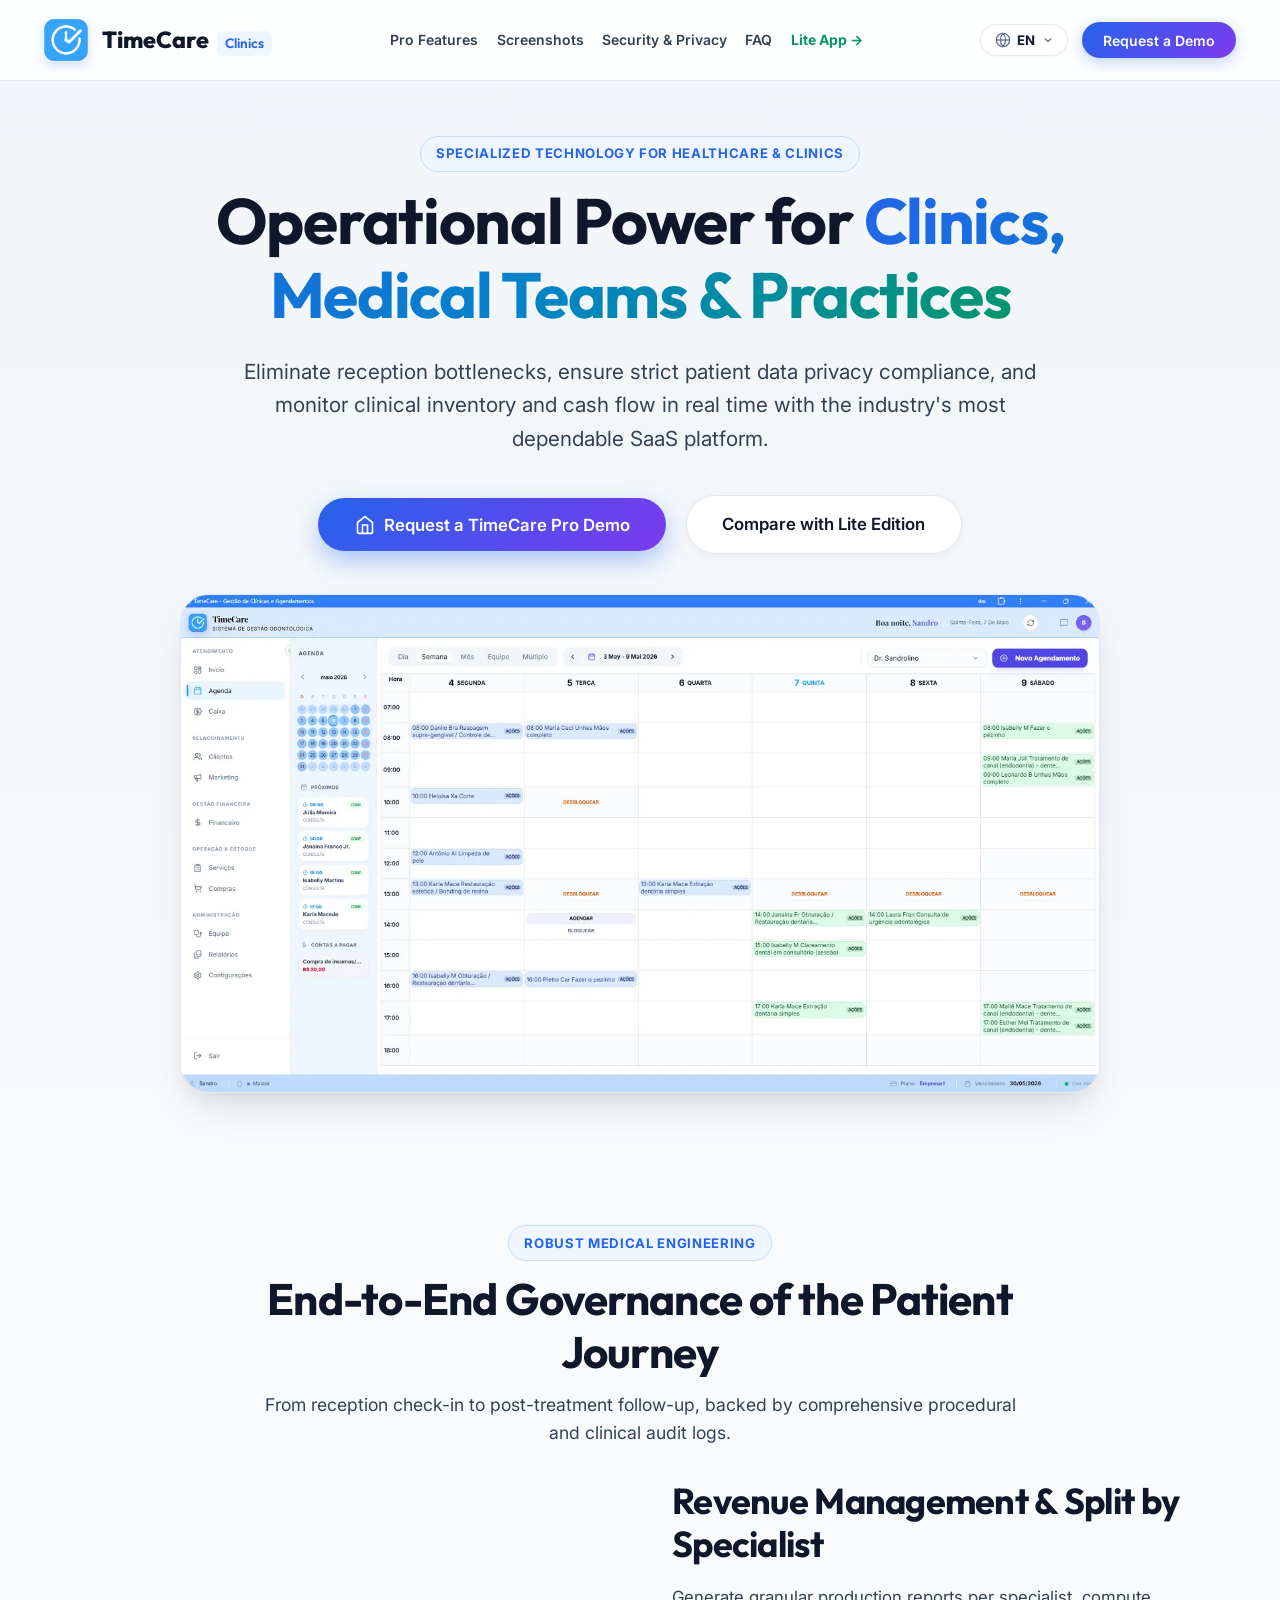
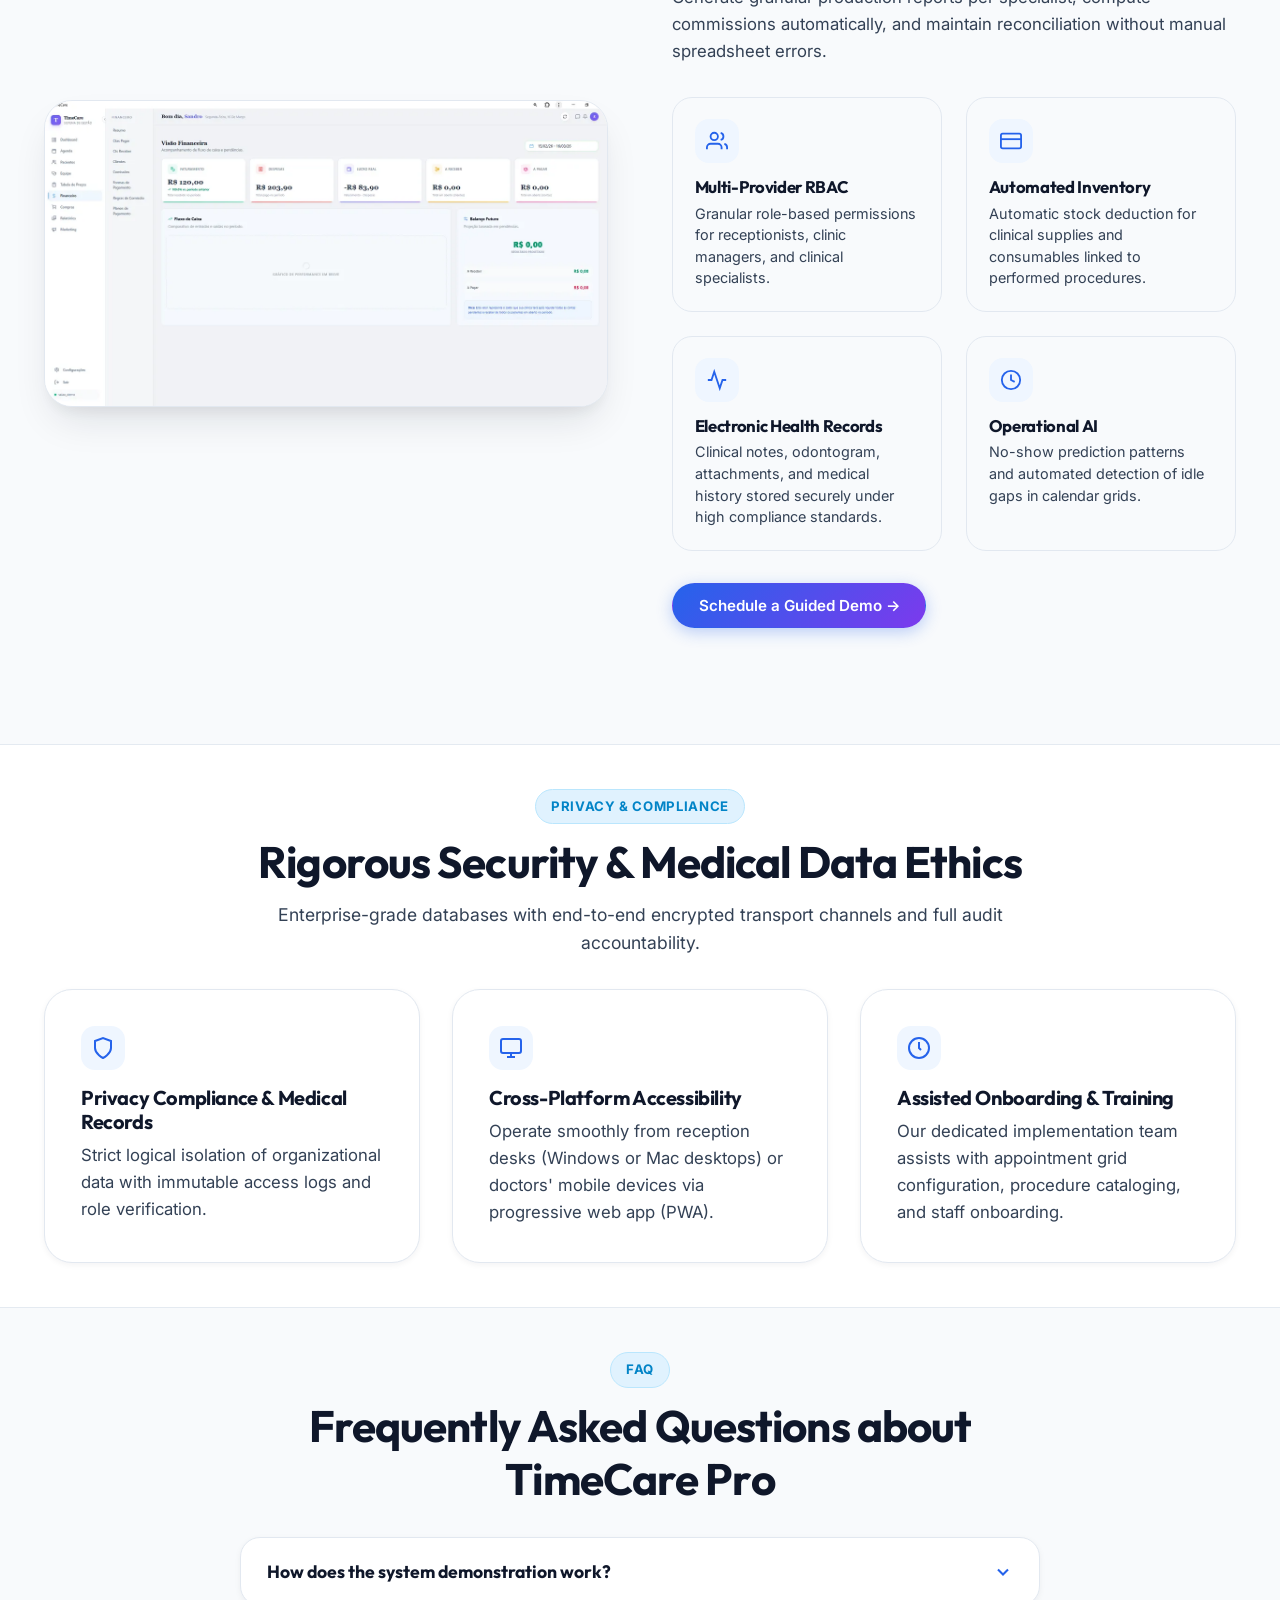
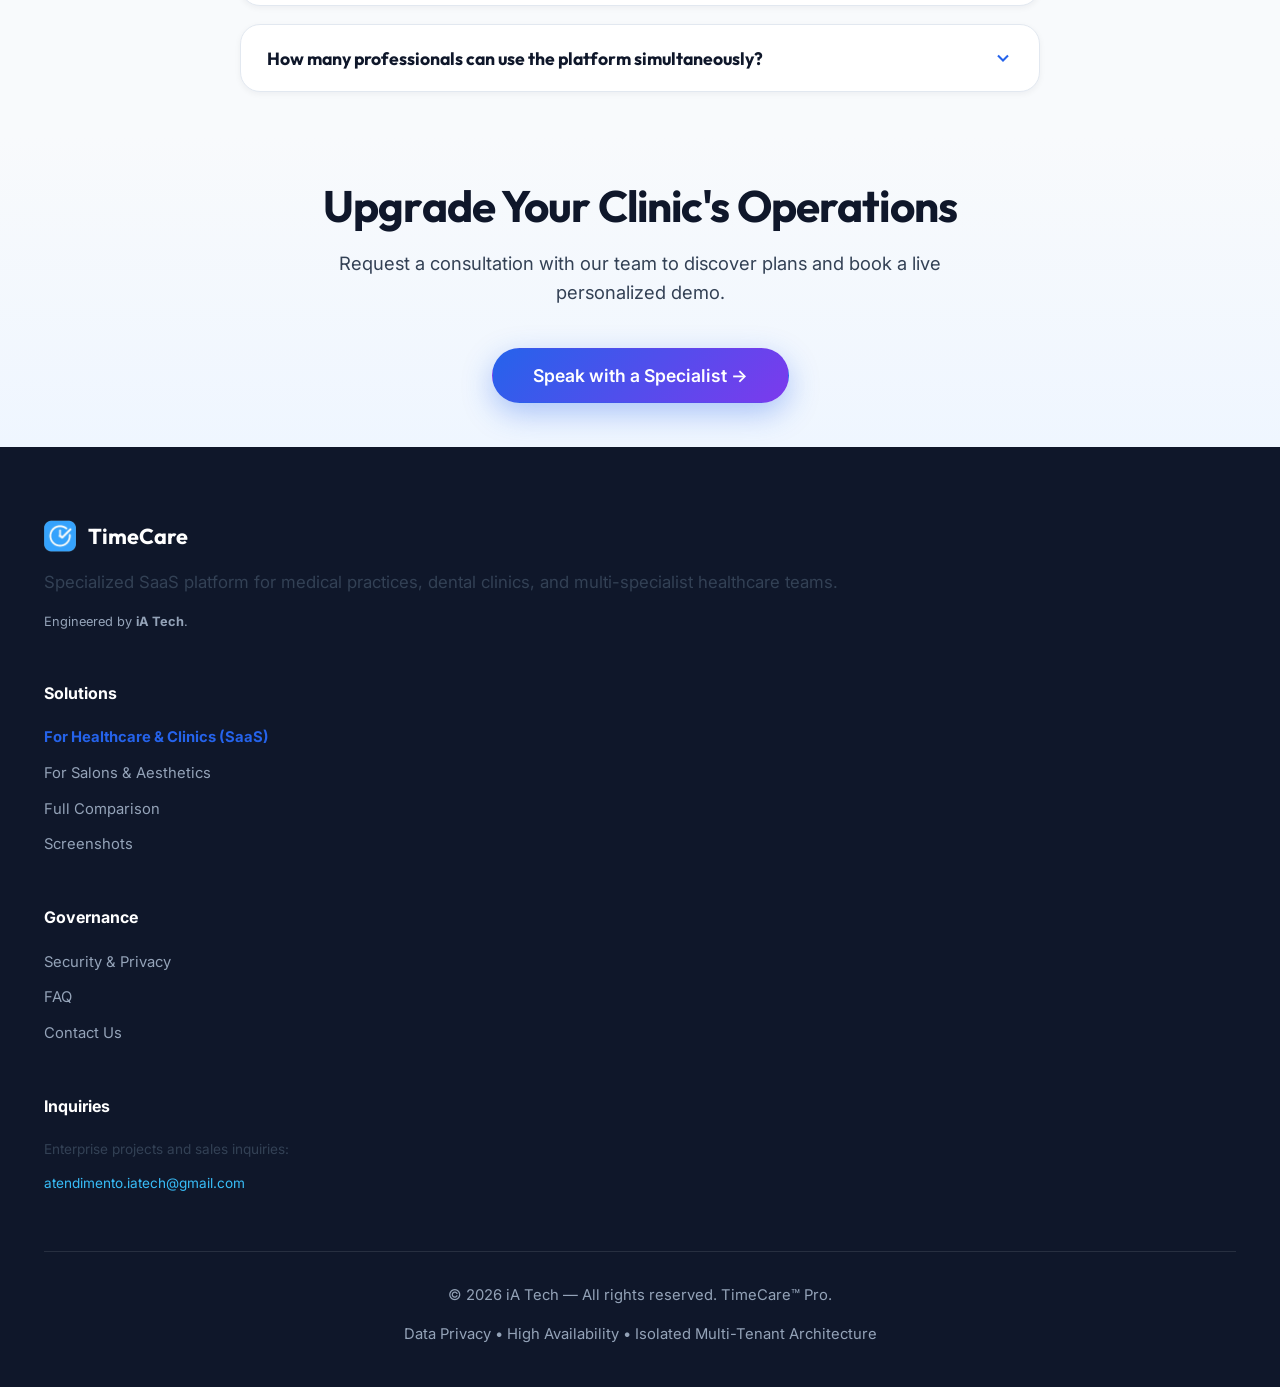
<file: clinica.html>
<!DOCTYPE html>
<html lang="pt-BR">

<head>
  <meta charset="UTF-8">
  <meta name="viewport" content="width=device-width, initial-scale=1.0">
  <title>TimeCare para Clínicas & Consultórios | Software Médico e Odontológico</title>

  <!-- Meta Tags de SEO Primárias -->
  <meta name="title" content="TimeCare para Clínicas & Consultórios | Software Médico e Odontológico">
  <meta name="description"
    content="Software de gestão completo para clínicas médicas, consultórios odontológicos e centros de saúde. Prontuário eletrônico LGPD, gestão de múltiplos profissionais, estoque integrado e fluxo de caixa.">
  <meta name="keywords"
    content="software para clínicas, sistema para consultório odontológico, prontuário eletrônico, gestão de clínicas médicas, software médico, TimeCare Pro, TimeCare">
  <meta name="author" content="iA Tech">
  <meta name="robots" content="index, follow">
  <link rel="canonical" href="https://timecare.com.br/clinica.html">

  <!-- Hreflang Tags para SEO Multilíngue -->
  <link rel="alternate" hreflang="pt-BR" href="https://timecare.com.br/clinica.html" />
  <link rel="alternate" hreflang="en" href="https://timecare.com.br/en/clinica.html" />
  <link rel="alternate" hreflang="es" href="https://timecare.com.br/es/clinica.html" />
  <link rel="alternate" hreflang="x-default" href="https://timecare.com.br/clinica.html" />

  <!-- Open Graph / Facebook / WhatsApp -->
  <meta property="og:type" content="website">
  <meta property="og:url" content="https://timecare.com.br/clinica.html">
  <meta property="og:title" content="TimeCare Pro | Software Especializado para Clínicas de Saúde">
  <meta property="og:description"
    content="Governança, segurança de prontuários LGPD, estoque automatizado e gestão financeira de alto nível para sua clínica.">
  <meta property="og:image" content="logo/logo.webp">
  <meta property="og:locale" content="pt_BR">
  <meta property="og:site_name" content="TimeCare Clínicas">

  <!-- Favicon -->
  <link rel="icon" type="image/webp" href="logo/logo.webp">
  <link rel="apple-touch-icon" href="logo/logo.webp">

  <!-- Google Fonts (Inter & Outfit) -->
  <link rel="preconnect" href="https://fonts.googleapis.com">
  <link rel="preconnect" href="https://fonts.gstatic.com" crossorigin>
  <link
    href="https://fonts.googleapis.com/css2?family=Inter:wght@400;500;600;700&family=Outfit:wght@600;700;800&display=swap"
    rel="stylesheet">

  <!-- Estilos CSS Principais -->
  <link rel="stylesheet" href="styles/main.css">

  <!-- Google tag (gtag.js) -->
  <script async src="https://www.googletagmanager.com/gtag/js?id=GT-W6NLGSJX"></script>
  <script>
    window.dataLayer = window.dataLayer || [];
    function gtag() { dataLayer.push(arguments); }
    gtag('js', new Date());

    gtag('config', 'GT-W6NLGSJX');
  </script>

  <!-- Dados Estruturados Schema.org (JSON-LD) -->
  <script type="application/ld+json">
  {
    "@context": "https://schema.org",
    "@type": "SoftwareApplication",
    "name": "TimeCare Pro - Sistema para Clínicas de Saúde",
    "applicationCategory": "MedicalBusinessApplication",
    "operatingSystem": "Web, Windows, Android, iOS (PWA)",
    "description": "Sistema SaaS especializado para clínicas médicas e odontológicas com gestão de equipes, prontuário eletrônico LGPD, almoxarifado automatizado e relatórios financeiros."
  }
  </script>
</head>

<body>

  <!-- Ambient Glow Effects -->
  <div class="ambient-glow glow-top-left" aria-hidden="true" style="background: radial-gradient(circle, #dbeafe, transparent 70%);"></div>
  <div class="ambient-glow glow-mid-right" aria-hidden="true" style="background: radial-gradient(circle, #e0e7ff, transparent 70%);"></div>

  <!-- Header & Navbar -->
  <header class="navbar" id="navbar">
    <div class="container navbar-container">
      <a href="index.html" class="navbar-brand" title="TimeCare">
        <img src="logo/logo.webp" alt="Logotipo TimeCare" class="navbar-logo" width="44" height="44">
        <span>TimeCare <span style="font-size: 0.85rem; font-weight: 600; color: #2563eb; background: #eff6ff; padding: 0.2rem 0.5rem; border-radius: 6px; margin-left: 0.3rem;">Clínicas</span></span>
      </a>

      <nav aria-label="Navegação Principal">
        <ul class="navbar-nav">
          <li><a href="#recursos" class="nav-link">Recursos Pro</a></li>
          <li><a href="#telas" class="nav-link">Telas</a></li>
          <li><a href="#seguranca" class="nav-link">Segurança & LGPD</a></li>
          <li><a href="#faq" class="nav-link">FAQ</a></li>
          <li><a href="lite.html" class="nav-link" style="color: #059669; font-weight: 700;">App Lite &rarr;</a></li>
        </ul>
      </nav>

      <div class="nav-actions">
        <!-- Seletor de Idioma -->
        <div class="lang-selector" id="lang-selector">
          <button type="button" class="lang-btn" aria-label="Alterar idioma" aria-expanded="false">
            <svg class="globe-icon" width="16" height="16" viewBox="0 0 24 24" fill="none" stroke="currentColor" stroke-width="2">
              <circle cx="12" cy="12" r="10"></circle>
              <line x1="2" y1="12" x2="22" y2="12"></line>
              <path d="M12 2a15.3 15.3 0 0 1 4 10 15.3 15.3 0 0 1-4 10 15.3 15.3 0 0 1-4-10 15.3 15.3 0 0 1 4-10z"></path>
            </svg>
            <span>PT</span>
            <svg class="chevron-icon" width="12" height="12" viewBox="0 0 24 24" fill="none" stroke="currentColor" stroke-width="2.5">
              <polyline points="6 9 12 15 18 9"></polyline>
            </svg>
          </button>
          <div class="lang-dropdown">
            <a href="clinica.html" class="lang-item active" data-lang="pt">
              <span class="lang-flag">🇧🇷</span>
              <span>Português</span>
              <span class="lang-tag">PT</span>
            </a>
            <a href="en/clinica.html" class="lang-item" data-lang="en">
              <span class="lang-flag">🇺🇸</span>
              <span>English</span>
              <span class="lang-tag">EN</span>
            </a>
            <a href="es/clinica.html" class="lang-item" data-lang="es">
              <span class="lang-flag">🇪🇸</span>
              <span>Español</span>
              <span class="lang-tag">ES</span>
            </a>
            <span class="lang-item" style="opacity: 0.5; cursor: default;">
              <span class="lang-flag">🇫🇷</span>
              <span>Français</span>
              <span class="lang-tag">Breve</span>
            </span>
            <span class="lang-item" style="opacity: 0.5; cursor: default;">
              <span class="lang-flag">🇩🇪</span>
              <span>Deutsch</span>
              <span class="lang-tag">Breve</span>
            </span>
            <span class="lang-item" style="opacity: 0.5; cursor: default;">
              <span class="lang-flag">🇮🇹</span>
              <span>Italiano</span>
              <span class="lang-tag">Breve</span>
            </span>
          </div>
        </div>

        <button type="button" class="btn btn-pro btn-sm btn-open-lead-modal">Solicitar Demonstração</button>
      </div>

      <button class="mobile-menu-toggle" aria-label="Abrir Menu de Navegação" aria-expanded="false">
        <svg width="24" height="24" viewBox="0 0 24 24" fill="none" stroke="currentColor" stroke-width="2"
          stroke-linecap="round" stroke-linejoin="round">
          <line x1="3" y1="12" x2="21" y2="12"></line>
          <line x1="3" y1="6" x2="21" y2="6"></line>
          <line x1="3" y1="18" x2="21" y2="18"></line>
        </svg>
      </button>
    </div>
  </header>

  <main>
    <!-- Hero Section -->
    <section class="hero-section" style="padding-top: 8.5rem;">
      <div class="container">
        <div class="hero-content scroll-reveal">
          <div class="badge badge-pro">Tecnologia Especializada em Saúde & Clínicas</div>
          <h1 class="hero-title">
            Potência Operacional para <span>Clínicas, Equipes e Consultórios</span>
          </h1>
          <p class="hero-description">
            Elimine gargalos de recepção, garanta conformidade estrita com a LGPD e mantenha o estoque e o fluxo de caixa
            em tempo real com a plataforma SaaS mais estável e segura do mercado.
          </p>

          <div class="hero-cta-group">
            <button type="button" class="btn btn-pro btn-lg btn-open-lead-modal" style="box-shadow: 0 10px 25px rgba(37, 99, 235, 0.35);">
              <svg width="20" height="20" viewBox="0 0 24 24" fill="none" stroke="currentColor" stroke-width="2">
                <path d="M3 9l9-7 9 7v11a2 2 0 0 1-2 2H5a2 2 0 0 1-2-2z"></path>
                <polyline points="9 22 9 12 15 12 15 22"></polyline>
              </svg>
              Solicitar Demonstração do TimeCare Pro
            </button>
            <a href="index.html#comparativo" class="btn btn-secondary btn-lg">
              Comparar com Edição Lite
            </a>
          </div>

          <!-- Feature Quick Banner -->
          <div class="showcase-image-wrap" style="max-width: 960px; margin: 2.5rem auto 0 auto; box-shadow: var(--shadow-lg); border-radius: var(--radius-xl); overflow: hidden; border: 1px solid var(--border-card);">
            <img src="timecare/dashboard principal-desktop.webp"
              alt="Dashboard Principal TimeCare Pro para Clínicas" loading="eager">
          </div>
        </div>
      </div>
    </section>

    <!-- Deep Dive Features -->
    <section class="section" id="recursos">
      <div class="container">
        <div class="section-header scroll-reveal">
          <span class="badge badge-pro">Engenharia Médica Robusta</span>
          <h2>Governança Completa da Jornada do Paciente</h2>
          <p>
            Do primeiro contato na recepção à alta do tratamento, com auditoria completa de procedimentos e insumos.
          </p>
        </div>

        <div class="showcase-grid scroll-reveal">
          <div class="showcase-visual">
            <div class="showcase-image-wrap">
              <img src="timecare/dashboard-financeiro-desktop.webp"
                alt="Gestão Financeira e Relatórios TimeCare Pro" loading="lazy">
            </div>
          </div>
          <div class="showcase-content">
            <h3>Controle de Recebimentos & Split por Especialista</h3>
            <p>
              Emita relatórios de produção detalhados por profissional, calcule comissões automaticamente e mantenha conciliação bancária sem erros manuais.
            </p>

            <div class="showcase-features-grid">
              <div class="feature-mini-card">
                <div class="feature-icon icon-pro">
                  <svg width="22" height="22" viewBox="0 0 24 24" fill="none" stroke="currentColor" stroke-width="2">
                    <path d="M17 21v-2a4 4 0 0 0-4-4H5a4 4 0 0 0-4 4v2"></path>
                    <circle cx="9" cy="7" r="4"></circle>
                    <path d="M23 21v-2a4 4 0 0 0-3-3.87"></path>
                    <path d="M16 3.13a4 4 0 0 1 0 7.75"></path>
                  </svg>
                </div>
                <h4>Múltiplos Profissionais (RBAC)</h4>
                <p>Níveis de permissão seguros para secretárias, gestores e especialistas.</p>
              </div>

              <div class="feature-mini-card">
                <div class="feature-icon icon-pro">
                  <svg width="22" height="22" viewBox="0 0 24 24" fill="none" stroke="currentColor" stroke-width="2">
                    <rect x="1" y="4" width="22" height="16" rx="2" ry="2"></rect>
                    <line x1="1" y1="10" x2="23" y2="10"></line>
                  </svg>
                </div>
                <h4>Estoque Automatizado</h4>
                <p>Baixa automática de materiais e insumos vinculados ao procedimento realizado.</p>
              </div>

              <div class="feature-mini-card">
                <div class="feature-icon icon-pro">
                  <svg width="22" height="22" viewBox="0 0 24 24" fill="none" stroke="currentColor" stroke-width="2">
                    <path d="M22 12h-4l-3 9L9 3l-3 9H2"></path>
                  </svg>
                </div>
                <h4>Prontuário Eletrônico</h4>
                <p>Evoluções clínicas, odontograma e anotações protegidas sob padrão LGPD.</p>
              </div>

              <div class="feature-mini-card">
                <div class="feature-icon icon-pro">
                  <svg width="22" height="22" viewBox="0 0 24 24" fill="none" stroke="currentColor" stroke-width="2">
                    <circle cx="12" cy="12" r="10"></circle>
                    <path d="M12 6v6l4 2"></path>
                  </svg>
                </div>
                <h4>IA Operacional</h4>
                <p>Previsão de faltas e identificação de ociosidade na grade de agendamentos.</p>
              </div>
            </div>

            <div style="margin-top: 2rem;">
              <button type="button" class="btn btn-pro btn-md btn-open-lead-modal">
                Agendar Demonstração Guiada &rarr;
              </button>
            </div>
          </div>
        </div>
      </div>
    </section>

    <!-- Security & LGPD -->
    <section class="section product-showcase" id="seguranca">
      <div class="container">
        <div class="section-header scroll-reveal">
          <span class="badge badge-glow">Privacidade & Conformidade</span>
          <h2>Segurança Rigorosa e Ética Médica de Dados</h2>
          <p>
            Bancos de dados corporativos com canais criptografados ponta a ponta e governança total.
          </p>
        </div>

        <div class="security-grid scroll-reveal">
          <div class="security-card">
            <div class="feature-icon icon-pro">
              <svg width="24" height="24" viewBox="0 0 24 24" fill="none" stroke="currentColor" stroke-width="2">
                <path d="M12 22s8-4 8-10V5l-8-3-8 3v7c0 6 8 10 8 10z"></path>
              </svg>
            </div>
            <h4>Conformidade LGPD & Prontuários</h4>
            <p>
              Isolamento lógico de dados por organização médica com logs completos de auditoria e controle de acessos.
            </p>
          </div>

          <div class="security-card">
            <div class="feature-icon icon-pro">
              <svg width="24" height="24" viewBox="0 0 24 24" fill="none" stroke="currentColor" stroke-width="2">
                <rect x="2" y="3" width="20" height="14" rx="2" ry="2"></rect>
                <line x1="8" y1="21" x2="16" y2="21"></line>
                <line x1="12" y1="17" x2="12" y2="21"></line>
              </svg>
            </div>
            <h4>Acesso Multi-Plataforma</h4>
            <p>
              Acesse da recepção (Desktop Windows ou Mac) ou pelo celular dos doutores através de aplicação web progressiva (PWA).
            </p>
          </div>

          <div class="security-card">
            <div class="feature-icon icon-pro">
              <svg width="24" height="24" viewBox="0 0 24 24" fill="none" stroke="currentColor" stroke-width="2">
                <circle cx="12" cy="12" r="10"></circle>
                <polyline points="12 6 12 12 14 14"></polyline>
              </svg>
            </div>
            <h4>Implantação com Treinamento</h4>
            <p>
              Nossa equipe de suporte auxilia na configuração das agendas, cadastro de procedimentos e capacitação dos recepcionistas.
            </p>
          </div>
        </div>
      </div>
    </section>

    <!-- Clinic FAQ -->
    <section class="section" id="faq">
      <div class="container">
        <div class="section-header scroll-reveal">
          <span class="badge badge-glow">FAQ</span>
          <h2>Dúvidas Frequentes sobre o TimeCare Pro</h2>
        </div>

        <div class="faq-list scroll-reveal" style="max-width: 800px; margin: 0 auto;">
          <div class="faq-item">
            <button class="faq-question" aria-expanded="false">
              <span>Como funciona a demonstração do sistema?</span>
              <svg class="faq-icon" width="20" height="20" viewBox="0 0 24 24" fill="none" stroke="currentColor" stroke-width="2.5">
                <polyline points="6 9 12 15 18 9"></polyline>
              </svg>
            </button>
            <div class="faq-answer">
              <p>
                Após preencher o formulário de contato, nossa equipe técnica entrará em contato para agendar uma apresentação online e guiada, demonstrando na prática as funcionalidades de prontuário, agendas unificadas e controle de insumos.
              </p>
            </div>
          </div>

          <div class="faq-item">
            <button class="faq-question" aria-expanded="false">
              <span>Quantos profissionais podem usar simultaneamente?</span>
              <svg class="faq-icon" width="20" height="20" viewBox="0 0 24 24" fill="none" stroke="currentColor" stroke-width="2.5">
                <polyline points="6 9 12 15 18 9"></polyline>
              </svg>
            </button>
            <div class="faq-answer">
              <p>
                O TimeCare Pro é escalável. Ele atende desde consultórios com 2 especialistas até clínicas multiprofissionais com mais de 30 salas e recepcionistas simultâneas.
              </p>
            </div>
          </div>
        </div>
      </div>
    </section>

    <!-- Lead Capture Section -->
    <section class="section" style="background: linear-gradient(180deg, var(--bg-primary) 0%, #eff6ff 100%); text-align: center;">
      <div class="container scroll-reveal">
        <h2 style="font-size: clamp(2rem, 3.5vw, 2.75rem); margin-bottom: 1rem;">
          Modernize a Gestão da sua Clínica
        </h2>
        <p style="max-width: 680px; margin: 0 auto 2.5rem auto; font-size: 1.15rem;">
          Solicite contato da nossa equipe para conhecer os planos e agendar uma demonstração sem compromisso.
        </p>

        <button type="button" class="btn btn-pro btn-lg btn-open-lead-modal" style="padding: 1rem 2.5rem; font-size: 1.1rem; box-shadow: 0 10px 30px rgba(37, 99, 235, 0.35);">
          Falar com Especialista &rarr;
        </button>
      </div>
    </section>
  </main>

  <!-- Modal de Captura de Leads - TimeCare Pro -->
  <div class="lead-modal" id="lead-modal" role="dialog" aria-modal="true" aria-labelledby="lead-modal-title">
    <div class="lead-modal-content">
      <button class="lead-modal-close" id="lead-modal-close" aria-label="Fechar formulário">&times;</button>
      <div class="lead-modal-header">
        <span class="badge badge-pro">TimeCare Pro — Solicitação de Demonstração</span>
        <h3 id="lead-modal-title">Conheça o TimeCare Pro na Prática</h3>
        <p>Preencha os dados abaixo para que nosso especialista entre em contato e demonstre a plataforma para sua clínica.</p>
      </div>

      <form id="lead-capture-form" action="https://formsubmit.co/atendimento.iatech@gmail.com" method="POST">
        <input type="hidden" name="_subject" value="Nova Solicitação de Demonstração - TimeCare Pro (Página Clínicas)">
        <input type="hidden" name="_captcha" value="false">

        <div class="form-group">
          <label for="lead-nome">Nome Completo *</label>
          <input type="text" id="lead-nome" name="nome" placeholder="Ex: Dr. Carlos Mendes" required>
        </div>

        <div class="form-group">
          <label for="lead-email">E-mail Profissional *</label>
          <input type="email" id="lead-email" name="email" placeholder="Ex: contato@clinicavita.com.br" required>
        </div>

        <div class="form-row">
          <div class="form-group">
            <label for="lead-telefone">Telefone / WhatsApp *</label>
            <input type="tel" id="lead-telefone" name="telefone" placeholder="(31) 99999-9999" required>
          </div>

          <div class="form-group">
            <label for="lead-usuarios">Profissionais / Especialistas *</label>
            <select id="lead-usuarios" name="quantidade_profissionais" required>
              <option value="" disabled selected>Selecione a quantidade</option>
              <option value="1 a 3 profissionais">1 a 3 profissionais</option>
              <option value="4 a 10 profissionais">4 a 10 profissionais</option>
              <option value="11 a 25 profissionais">11 a 25 profissionais</option>
              <option value="Mais de 25 profissionais">Mais de 25 profissionais</option>
            </select>
          </div>
        </div>

        <button type="submit" class="btn btn-pro btn-lg form-submit-btn" id="lead-submit-btn">
          <span>Solicitar Demonstração</span>
          <svg width="20" height="20" viewBox="0 0 24 24" fill="none" stroke="currentColor" stroke-width="2">
            <line x1="22" y1="2" x2="11" y2="13"></line>
            <polygon points="22 2 15 22 11 13 2 9 22 2"></polygon>
          </svg>
        </button>
      </form>

      <div class="form-success-message" id="form-success-message" style="display: none;">
        <div class="success-icon">
          <svg width="48" height="48" viewBox="0 0 24 24" fill="none" stroke="#059669" stroke-width="2.5">
            <path d="M22 11.08V12a10 10 0 1 1-5.93-9.14"></path>
            <polyline points="22 4 12 14.01 9 11.01"></polyline>
          </svg>
        </div>
        <h4>Solicitação Enviada com Sucesso!</h4>
        <p>Obrigado! Nossa equipe entrará em contato via E-mail ou WhatsApp para agendar a demonstração.</p>
        <button type="button" class="btn btn-secondary btn-sm" id="btn-close-success">Fechar</button>
      </div>
    </div>
  </div>

  <!-- Footer -->
  <footer class="site-footer">
    <div class="container">
      <div class="footer-grid">
        <div class="footer-brand">
          <div class="footer-brand-logo">
            <img src="logo/logo.webp" alt="Logotipo TimeCare" width="32" height="32" style="border-radius: 6px;">
            <span>TimeCare</span>
          </div>
          <p>
            Plataforma SaaS especializada em clínicas médicas, centros odontológicos e equipes multiprofissionais.
          </p>
          <p style="font-size: 0.8rem; color: #94a3b8;">
            Desenvolvido por <strong>iA Tech</strong>.
          </p>
        </div>

        <div>
          <div class="footer-heading">Soluções</div>
          <ul class="footer-links">
            <li><a href="clinica.html" style="font-weight: 700; color: #2563eb;">Para Clínicas & Saúde (SaaS)</a></li>
            <li><a href="salao.html">Para Salões & Estética</a></li>
            <li><a href="index.html#comparativo">Comparativo Completo</a></li>
            <li><a href="index.html#galeria">Capturas de Tela</a></li>
          </ul>
        </div>

        <div>
          <div class="footer-heading">Governança</div>
          <ul class="footer-links">
            <li><a href="index.html#seguranca">Segurança & LGPD</a></li>
            <li><a href="index.html#faq">Perguntas Frequentes</a></li>
            <li><a href="index.html#contato">Fale Conosco</a></li>
          </ul>
        </div>

        <div>
          <div class="footer-heading">Atendimento</div>
          <p style="font-size: 0.85rem; margin-bottom: 0.75rem;">
            Dúvidas comerciais e projetos corporativos:
          </p>
          <div style="font-size: 0.85rem; color: #38bdf8;">
            atendimento.iatech@gmail.com
          </div>
        </div>
      </div>

      <div class="footer-bottom">
        <div>
          &copy; 2026 iA Tech — Todos os direitos reservados. TimeCare&trade; Pro.
        </div>
        <div>
          Segurança LGPD &bull; Alta Disponibilidade &bull; Multi-Tenant Isolado
        </div>
      </div>
    </div>
  </footer>

  <!-- Scripts -->
  <script src="js/main.js"></script>
</body>

</html>
</file>
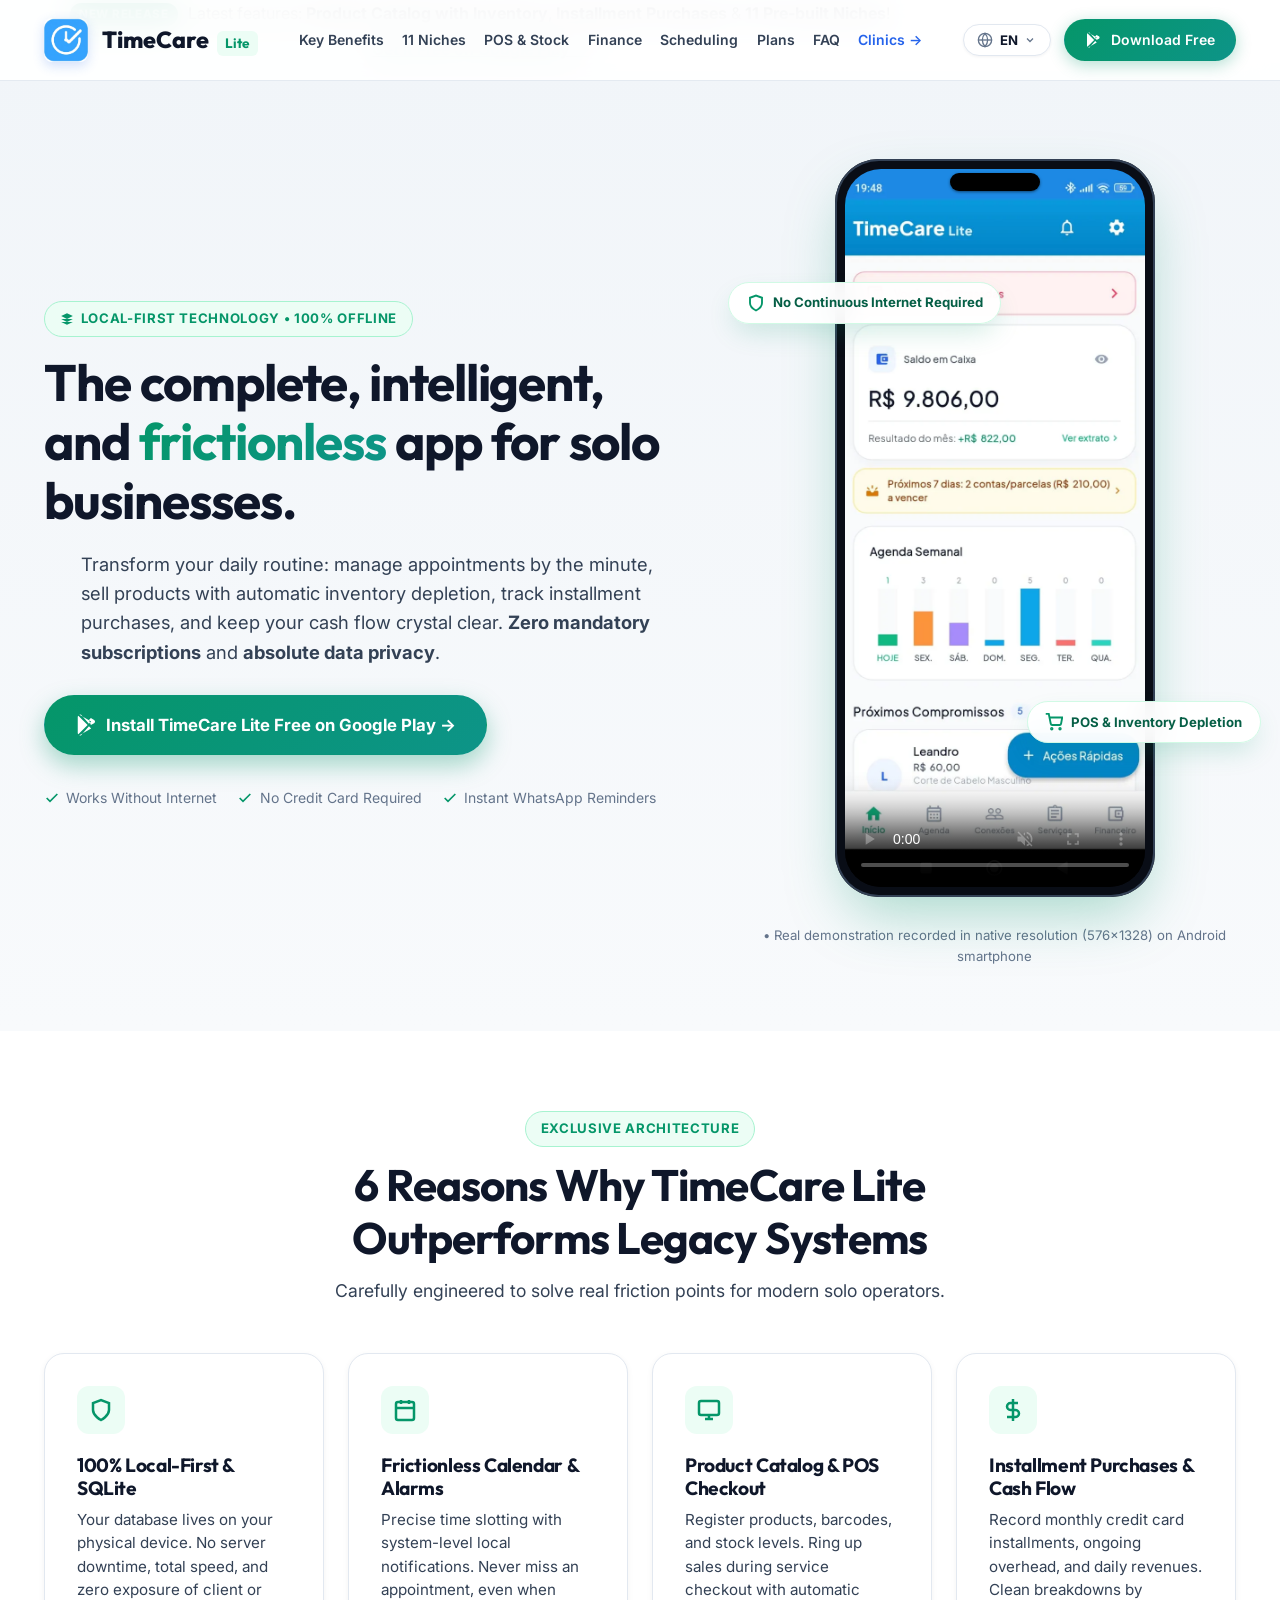
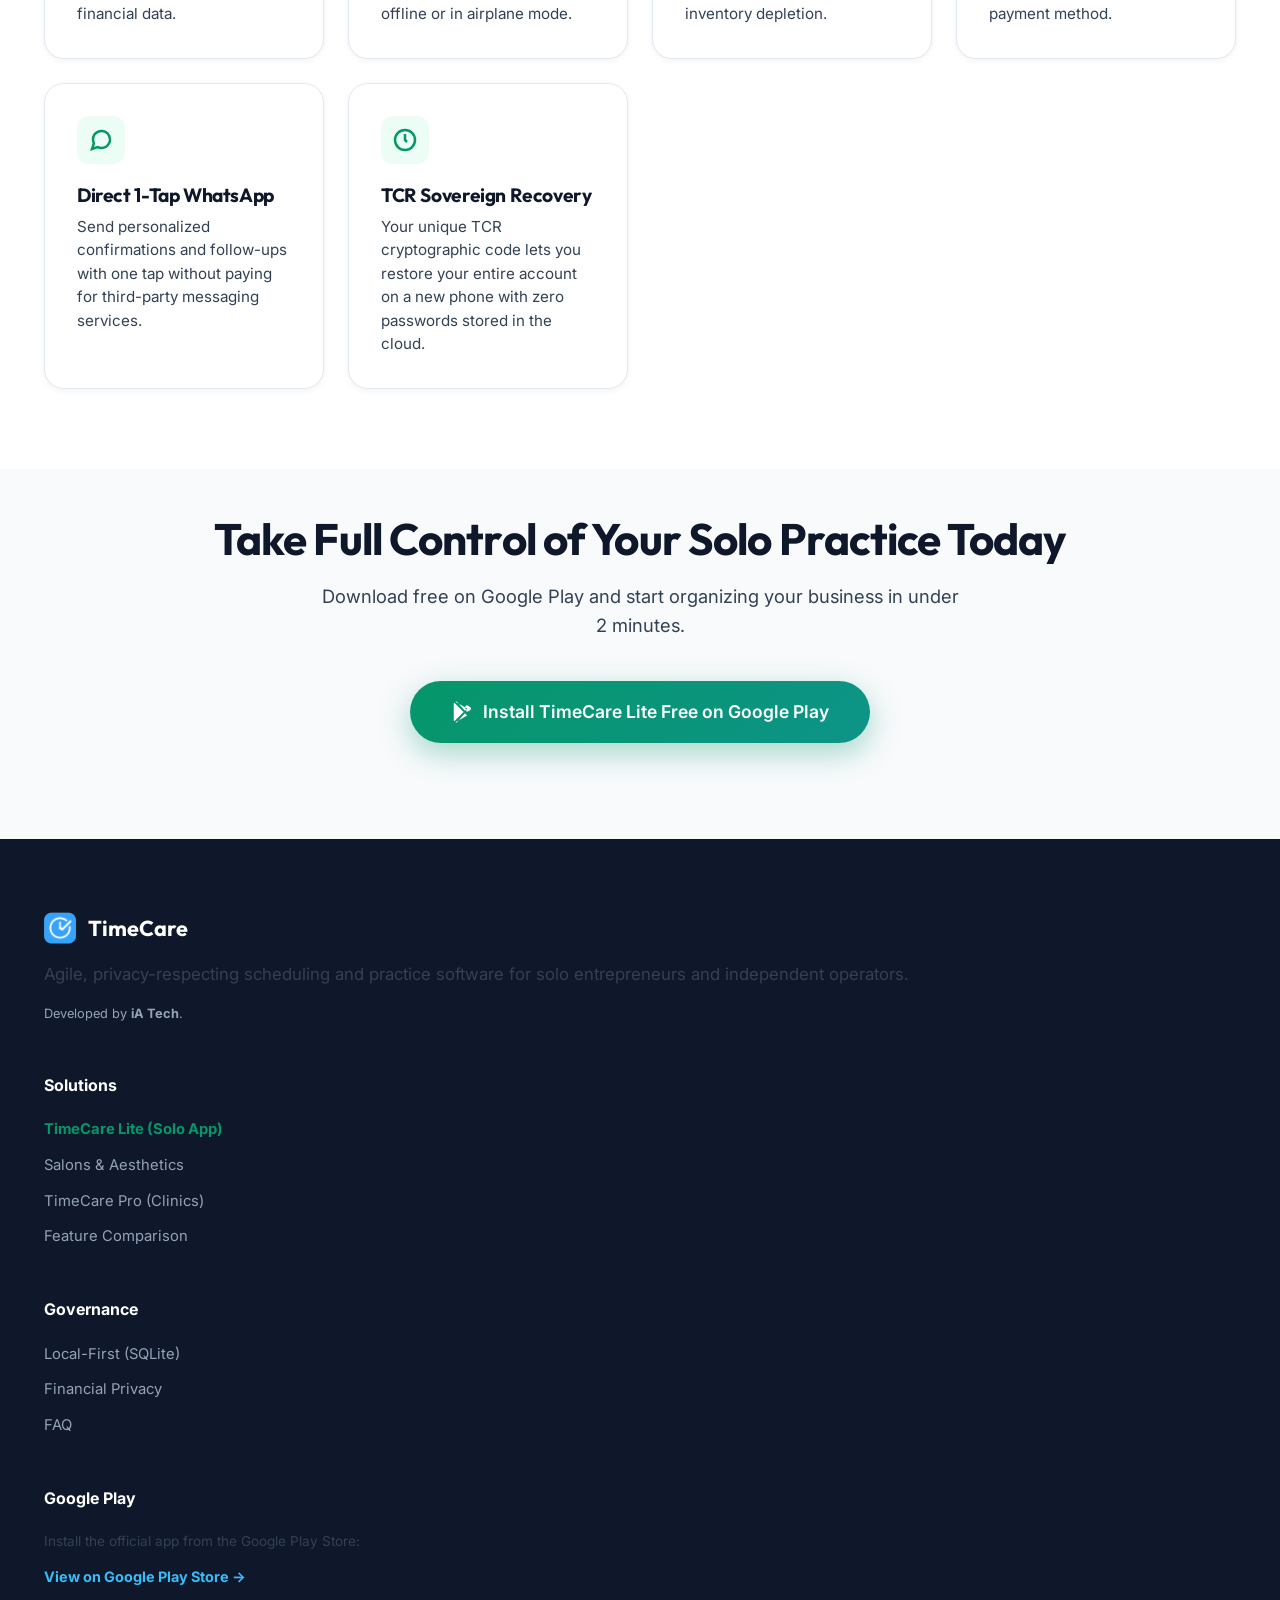
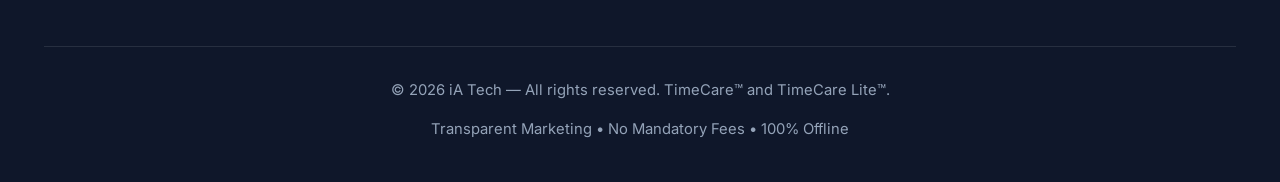
<file: lite.html>
<!DOCTYPE html>
<html lang="pt-BR">

<head>
  <meta charset="UTF-8">
  <meta name="viewport" content="width=device-width, initial-scale=1.0">
  <title>TimeCare Lite | App de Agenda, Caixa, Vendas e Clientes para Autônomos</title>

  <!-- Meta Tags de SEO Primárias -->
  <meta name="title" content="TimeCare Lite | App de Agenda, Caixa, Vendas e Clientes para Autônomos">
  <meta name="description"
    content="O aplicativo ideal para autônomos e pequenos negócios: agenda sem confusão, vendas no balcão com estoque, compras parceladas e fluxo de caixa no celular. 100% grátis e funciona sem internet.">
  <meta name="keywords"
    content="TimeCare Lite, aplicativo para autônomos, app de agendamento, controle financeiro offline, vendas para salão de beleza, aplicativo para barbeiro, app para manicure, compras parceladas app, gestão de pequenos negócios, agenda sem mensalidade">
  <meta name="author" content="iA Tech">
  <meta name="robots" content="index, follow">
  <link rel="canonical" href="https://timecare.com.br/lite.html">

  <!-- Hreflang Tags para SEO Multilíngue -->
  <link rel="alternate" hreflang="pt-BR" href="https://timecare.com.br/lite.html" />
  <link rel="alternate" hreflang="en" href="https://timecare.com.br/en/lite.html" />
  <link rel="alternate" hreflang="es" href="https://timecare.com.br/es/lite.html" />
  <link rel="alternate" hreflang="x-default" href="https://timecare.com.br/lite.html" />

  <!-- Open Graph / Facebook / WhatsApp -->
  <meta property="og:type" content="website">
  <meta property="og:url" content="https://timecare.com.br/lite.html">
  <meta property="og:title" content="TimeCare Lite | Sua Agenda, Vendas e Caixa no Celular">
  <meta property="og:description"
    content="Sem mensalidade e funciona 100% sem internet! Agenda com alarmes, catálogo de produtos, compras parceladas e caixa na ponta dos dedos. Baixe grátis no Android.">
  <meta property="og:image" content="logo/logo.webp">
  <meta property="og:locale" content="pt_BR">
  <meta property="og:site_name" content="TimeCare Lite">

  <!-- Twitter Card -->
  <meta property="twitter:card" content="summary_large_image">
  <meta property="twitter:url" content="https://timecare.com.br/lite.html">
  <meta property="twitter:title" content="TimeCare Lite | Gestão Simples para Autônomos">
  <meta property="twitter:description"
    content="Organize sua agenda, produtos e finanças sem mensalidade e sem burocracia. Baixe grátis.">
  <meta property="twitter:image" content="logo/logo.webp">

  <!-- Favicon -->
  <link rel="icon" type="image/webp" href="logo/logo.webp">
  <link rel="apple-touch-icon" href="logo/logo.webp">

  <!-- Google Fonts (Inter & Outfit) -->
  <link rel="preconnect" href="https://fonts.googleapis.com">
  <link rel="preconnect" href="https://fonts.gstatic.com" crossorigin>
  <link
    href="https://fonts.googleapis.com/css2?family=Inter:wght@400;500;600;700;800&family=Outfit:wght@600;700;800;900&display=swap"
    rel="stylesheet">

  <!-- Estilos CSS Principais -->
  <link rel="stylesheet" href="styles/main.css?v=3.0">

  <!-- Google tag (gtag.js) -->
  <script async src="https://www.googletagmanager.com/gtag/js?id=GT-W6NLGSJX"></script>
  <script>
    window.dataLayer = window.dataLayer || [];
    function gtag() { dataLayer.push(arguments); }
    gtag('js', new Date());
    gtag('config', 'GT-W6NLGSJX');
  </script>

  <!-- Dados Estruturados Schema.org (JSON-LD) -->
  <script type="application/ld+json">
  {
    "@context": "https://schema.org",
    "@type": "SoftwareApplication",
    "name": "TimeCare Lite",
    "operatingSystem": "Android",
    "applicationCategory": "BusinessApplication",
    "offers": {
      "@type": "Offer",
      "price": "0",
      "priceCurrency": "BRL"
    },
    "description": "Aplicativo gratuito para profissionais autônomos e microempresas: agenda inteligente com alarmes, controle de vendas e estoque no balcão, compras parceladas e fluxo de caixa 100% offline.",
    "author": {
      "@type": "Organization",
      "name": "iA Tech",
      "url": "https://timecare.com.br"
    }
  }
  </script>
</head>

<body class="lite-page">

  <!-- Header & Navbar Fixo no Topo -->
  <header class="navbar" id="navbar">
    <div class="container navbar-container">
      <a href="index.html" class="navbar-brand" title="TimeCare Lite - Página Inicial">
        <img src="logo/logo.webp" alt="Logotipo TimeCare" class="navbar-logo" width="42" height="42">
        <span>TimeCare <span class="badge badge-lite" style="margin-left: 0.25rem;">Lite</span></span>
      </a>

      <nav aria-label="Navegação Principal">
        <ul class="navbar-nav">
          <li><a href="#diferenciais" class="nav-link">Benefícios</a></li>
          <li><a href="#segmentos" class="nav-link">11 Nichos</a></li>
          <li><a href="#pdv-estoque" class="nav-link">Vendas & Estoque</a></li>
          <li><a href="#financeiro" class="nav-link">Caixa & Parcelas</a></li>
          <li><a href="#agenda-alarmes" class="nav-link">Agenda</a></li>
          <li><a href="#depoimentos" class="nav-link">Depoimentos</a></li>
          <li><a href="#precos" class="nav-link">Planos</a></li>
          <li><a href="#faq" class="nav-link">Dúvidas</a></li>
        </ul>
      </nav>

      <div class="nav-actions">
        <!-- Seletor de Idioma -->
        <div class="lang-selector" id="lang-selector">
          <button type="button" class="lang-btn" aria-label="Alterar idioma" aria-expanded="false">
            <svg class="globe-icon" width="16" height="16" viewBox="0 0 24 24" fill="none" stroke="currentColor"
              stroke-width="2">
              <circle cx="12" cy="12" r="10"></circle>
              <line x1="2" y1="12" x2="22" y2="12"></line>
              <path d="M12 2a15.3 15.3 0 0 1 4 10 15.3 15.3 0 0 1-4 10 15.3 15.3 0 0 1-4-10 15.3 15.3 0 0 1 4-10z"></path>
            </svg>
            <span>PT</span>
            <svg class="chevron-icon" width="12" height="12" viewBox="0 0 24 24" fill="none" stroke="currentColor"
              stroke-width="2.5">
              <polyline points="6 9 12 15 18 9"></polyline>
            </svg>
          </button>
          <div class="lang-dropdown">
            <a href="lite.html" class="lang-item active" data-lang="pt">
              <span class="lang-flag">🇧🇷</span>
              <span>Português</span>
              <span class="lang-tag">PT</span>
            </a>
            <a href="en/lite.html" class="lang-item" data-lang="en">
              <span class="lang-flag">🇺🇸</span>
              <span>English</span>
              <span class="lang-tag">EN</span>
            </a>
            <a href="es/lite.html" class="lang-item" data-lang="es">
              <span class="lang-flag">🇪🇸</span>
              <span>Español</span>
              <span class="lang-tag">ES</span>
            </a>
          </div>
        </div>

        <!-- Botão CTA no Topo -->
        <a href="https://play.google.com/store/apps/details?id=br.com.iatech.timecare_lite&referrer=utm_source%3Dsite%26utm_medium%3Dnavbar_cta%26utm_campaign%3Dlite_conversion"
          target="_blank" rel="noopener noreferrer" class="btn btn-lite btn-sm btn-navbar-cta track-playstore-download"
          data-download-source="navbar_cta">
          <svg width="15" height="15" viewBox="0 0 24 24" fill="currentColor">
            <path
              d="M3.609 1.814L13.792 12 3.61 22.186a1.986 1.986 0 0 1-.61-1.414V3.228c0-.53.21-1.04.609-1.414zM15.206 13.414l2.42 2.42-12.822 7.4c.594.34 1.34.27 1.866-.17l8.536-9.65zm0-2.828l-8.536-9.65A1.99 1.99 0 0 0 4.804.766l12.822 7.4-2.42 2.42zm2.122 1.414l3.52-2.03a1.997 1.997 0 0 0 0-3.46l-3.52-2.03-2.12 2.12 2.12 5.4z" />
          </svg>
          <span class="btn-navbar-text-long">Baixar Grátis</span>
          <span class="btn-navbar-text-short">Instalar</span>
        </a>
      </div>

      <button class="mobile-menu-toggle" aria-label="Abrir Menu de Navegação" aria-expanded="false">
        <svg width="22" height="22" viewBox="0 0 24 24" fill="none" stroke="currentColor" stroke-width="2.2"
          stroke-linecap="round" stroke-linejoin="round">
          <line x1="3" y1="12" x2="21" y2="12"></line>
          <line x1="3" y1="6" x2="21" y2="6"></line>
          <line x1="3" y1="18" x2="21" y2="18"></line>
        </svg>
      </button>
    </div>
  </header>

  <!-- Ambient Glow Effects -->
  <div class="ambient-glow glow-top-left" style="background: radial-gradient(circle, #d1fae5, transparent 70%);" aria-hidden="true"></div>
  <div class="ambient-glow glow-mid-right" style="background: radial-gradient(circle, #ccfbf1, transparent 70%);" aria-hidden="true"></div>
  <div class="ambient-glow glow-bottom-left" style="background: radial-gradient(circle, #dcfce7, transparent 70%);" aria-hidden="true"></div>

  <main id="inicio">

    <!-- Hero Section Mobile-First (Otimizada para Conversão Imediata) -->
    <section class="hero-section">
      <div class="container">
        <div class="lite-hero-grid">

          <!-- Hero Content (Esquerda no Desktop / Topo no Mobile) -->
          <div class="hero-content scroll-reveal">
            
            <!-- Badge de Alto Valor -->
            <div class="hero-badge-live">
              <span class="pulse-dot"></span>
              <span>100% Gratuito &bull; Sem Mensalidades &bull; Funciona sem Internet</span>
            </div>

            <!-- Headline Clara e Direta no Ponto de Dor -->
            <h1 class="lite-hero-title">
              Sua Agenda, Vendas e Caixa no Celular. <span class="text-gradient-lite">Simples e Rápido.</span>
            </h1>

            <p class="lite-hero-subtitle">
              Para <strong>cabeleireiras, barbeiros, manicures, esteticistas e profissionais autônomos</strong>: marque horários sem confusão, venda produtos com baixa de estoque e controle seu dinheiro em um só lugar.
            </p>

            <!-- 3 Benefícios de Leitura Rápida -->
            <ul class="hero-benefit-bullets">
              <li>
                <span class="bullet-icon">📅</span>
                <span><strong>Agenda inteligente:</strong> marque atendimentos em segundos e receba alarmes pontuais que tocam na hora certa.</span>
              </li>
              <li>
                <span class="bullet-icon">💰</span>
                <span><strong>Caixa, vendas e estoque:</strong> cadastre produtos, controle entradas, despesas e compras parceladas no cartão.</span>
              </li>
              <li>
                <span class="bullet-icon">⚡</span>
                <span><strong>Use na hora:</strong> instale e comece em menos de 1 minuto, <strong>sem precisar criar conta ou senha</strong>.</span>
              </li>
            </ul>

            <!-- Grupo Principal de Download (CTA de Alta Conversão) -->
            <div class="lite-cta-wrapper">
              <a href="https://play.google.com/store/apps/details?id=br.com.iatech.timecare_lite&referrer=utm_source%3Dsite%26utm_medium%3Dhero_cta%26utm_campaign%3Dlite_conversion"
                target="_blank" rel="noopener noreferrer" class="btn-playstore-primary track-playstore-download"
                data-download-source="hero_cta">
                <svg class="playstore-logo-svg" viewBox="0 0 24 24" fill="none">
                  <path d="M3.609 1.814L13.792 12 3.61 22.186a1.986 1.986 0 0 1-.61-1.414V3.228c0-.53.21-1.04.609-1.414z" fill="#00e5ff" />
                  <path d="M15.206 13.414l2.42 2.42-12.822 7.4c.594.34 1.34.27 1.866-.17l8.536-9.65z" fill="#ff3d00" />
                  <path d="M15.206 10.586l-8.536-9.65A1.99 1.99 0 0 0 4.804.766l12.822 7.4-2.42 2.42z" fill="#4caf50" />
                  <path d="M17.328 12l3.52-2.03a1.997 1.997 0 0 0 0-3.46l-3.52-2.03-2.12 2.12 2.12 5.4z" fill="#ffeb3b" />
                </svg>
                <div class="btn-content">
                  <small>Disponível Grátis na</small>
                  <strong>Google Play Store</strong>
                </div>
              </a>

              <!-- Micro-prova Social e Confiança -->
              <div class="trust-microcopy">
                <span class="trust-stars">★★★★★</span>
                <span><strong>4.9</strong> na Google Play &bull; 100% Grátis &bull; Leve e Seguro</span>
              </div>

              <!-- Companheiro para Desktop (QR Code) -->
              <div class="desktop-qr-companion">
                <img src="https://api.qrserver.com/v1/create-qr-code/?size=110x110&data=https%3A%2F%2Fplay.google.com%2Fstore%2Fapps%2Fdetails%3Fid%3Dbr.com.iatech.timecare_lite%26referrer%3Dutm_source%253Dsite%2526utm_medium%253Ddesktop_qr%2526utm_campaign%253Dlite_conversion"
                  alt="QR Code Google Play TimeCare Lite" width="70" height="70" loading="lazy">
                <div class="desktop-qr-text">
                  <strong>Está no computador?</strong>
                  <span>Aponte a câmera do seu celular Android para instalar direto.</span>
                </div>
              </div>

              <!-- Aviso Amigável para Usuários de iPhone (iOS) -->
              <div class="ios-friendly-notice" style="display: none;">
                📱 Usa iPhone? <a href="https://wa.me/5531987955690?text=Ol%C3%A1!%20Uso%20iPhone%20e%20gostaria%20de%20entrar%20na%20lista%20de%20espera%20do%20TimeCare%20para%20iOS." target="_blank" rel="noopener noreferrer">Toque aqui para entrar na lista de espera do iOS</a>.
              </div>
            </div>

          </div>

          <!-- Demonstração Real no Smartphone com Vídeo -->
          <div class="scroll-reveal">
            <div class="phone-mockup-wrapper">

              <!-- Badge Flutuante Esquerda -->
              <div class="floating-pill floating-pill-left">
                <svg width="18" height="18" viewBox="0 0 24 24" fill="none" stroke="#059669" stroke-width="2.5">
                  <path d="M12 22s8-4 8-10V5l-8-3-8 3v7c0 6 8 10 8 10z"></path>
                </svg>
                <span>Funciona sem Internet</span>
              </div>

              <!-- Smartphone Frame com Vídeo Real -->
              <div class="phone-mockup-frame">
                <div class="phone-mockup-notch"></div>
                <video class="phone-mockup-video" autoplay muted loop playsinline controls
                  poster="timecare_lite_novas/1. Dashboard.webp">
                  <source src="timecare_lite_novas/Video captura real de uso do app em 576 por 1328.mp4" type="video/mp4">
                  Seu navegador não suporta a execução direta deste vídeo.
                </video>
              </div>

              <!-- Badge Flutuante Direita -->
              <div class="floating-pill floating-pill-right">
                <svg width="18" height="18" viewBox="0 0 24 24" fill="none" stroke="#059669" stroke-width="2.5">
                  <circle cx="9" cy="21" r="1"></circle>
                  <circle cx="20" cy="21" r="1"></circle>
                  <path d="M1 1h4l2.68 13.39a2 2 0 0 0 2 1.61h9.72a2 2 0 0 0 2-1.61L23 6H6"></path>
                </svg>
                <span>Venda Produtos no Balcão</span>
              </div>

            </div>

            <!-- Gatilho de Clique Abaixo do Vídeo -->
            <div style="text-align: center;">
              <a href="https://play.google.com/store/apps/details?id=br.com.iatech.timecare_lite&referrer=utm_source%3Dsite%26utm_medium%3Dvideo_cta%26utm_campaign%3Dlite_conversion"
                target="_blank" rel="noopener noreferrer" class="video-cta-trigger track-playstore-download"
                data-download-source="video_caption">
                <span>Viu como é fácil? Toque para instalar grátis no seu Android &rarr;</span>
              </a>
            </div>
          </div>

        </div>
      </div>
    </section>

    <!-- Benefícios Reais para o Seu Negócio (Diferenciais) -->
    <section class="section" id="diferenciais" style="background: #ffffff;">
      <div class="container">
        <div class="section-header scroll-reveal">
          <span class="badge badge-lite">Feito para o Seu Dia a Dia</span>
          <h2>Por que o TimeCare Lite é Perfeito para Você?</h2>
          <p>
            Diferente de sistemas complicados e cheios de mensalidades que travam o celular, o TimeCare Lite foi criado para quem precisa de agilidade real.
          </p>
        </div>

        <div class="pillars-grid scroll-reveal">
          <!-- Benefício 1 -->
          <div class="pillar-card">
            <div class="pillar-icon-wrap">
              <svg width="26" height="26" viewBox="0 0 24 24" fill="none" stroke="currentColor" stroke-width="2">
                <rect x="2" y="3" width="20" height="14" rx="2" ry="2"></rect>
                <line x1="8" y1="21" x2="16" y2="21"></line>
                <line x1="12" y1="17" x2="12" y2="21"></line>
              </svg>
            </div>
            <h3>Funciona 100% Sem Internet</h3>
            <p>
              Não dependa de sinal de celular ou de Wi-Fi para trabalhar. Seus horários, vendas e lançamentos de caixa funcionam no avião, no subsolo ou no sítio sem telas de carregamento.
            </p>
          </div>

          <!-- Benefício 2 -->
          <div class="pillar-card">
            <div class="pillar-icon-wrap">
              <svg width="26" height="26" viewBox="0 0 24 24" fill="none" stroke="currentColor" stroke-width="2">
                <path d="M17 21v-2a4 4 0 0 0-4-4H5a4 4 0 0 0-4 4v2"></path>
                <circle cx="9" cy="7" r="4"></circle>
                <path d="M23 21v-2a4 4 0 0 0-3-3.87"></path>
                <path d="M16 3.13a4 4 0 0 1 0 7.75"></path>
              </svg>
            </div>
            <h3>Um Único App Completo</h3>
            <p>
              Você organiza seus atendimentos, compartilha seu cartão no WhatsApp e atende clientes sem precisar de dois aplicativos diferentes ou assinaturas extras.
            </p>
          </div>

          <!-- Benefício 3 -->
          <div class="pillar-card">
            <div class="pillar-icon-wrap">
              <svg width="26" height="26" viewBox="0 0 24 24" fill="none" stroke="currentColor" stroke-width="2">
                <polygon points="13 2 3 14 12 14 11 22 21 10 12 10 13 2"></polygon>
              </svg>
            </div>
            <h3>Instale e Comece em 1 Minuto</h3>
            <p>
              Sem formulários chatos, sem pedir número de cartão de crédito e sem cadastros invasivos. É só baixar e já começar a marcar horários e cadastrar preços.
            </p>
          </div>

          <!-- Benefício 4 -->
          <div class="pillar-card">
            <div class="pillar-icon-wrap">
              <svg width="26" height="26" viewBox="0 0 24 24" fill="none" stroke="currentColor" stroke-width="2">
                <rect x="3" y="11" width="18" height="11" rx="2" ry="2"></rect>
                <path d="M7 11V7a5 5 0 0 1 10 0v4"></path>
              </svg>
            </div>
            <h3>Seus Dados Ficam Só com Você</h3>
            <p>
              Sua lista de clientes, valores cobrados e faturamento ficam salvos no seu próprio celular com segurança total. Ninguém tem acesso aos seus números.
            </p>
          </div>

          <!-- Benefício 5 -->
          <div class="pillar-card">
            <div class="pillar-icon-wrap">
              <svg width="26" height="26" viewBox="0 0 24 24" fill="none" stroke="currentColor" stroke-width="2">
                <circle cx="12" cy="12" r="10"></circle>
                <path d="M16 8h-6a2 2 0 1 0 0 4h4a2 2 0 1 1 0 4H8"></path>
                <line x1="12" y1="6" x2="12" y2="8"></line>
                <line x1="12" y1="16" x2="12" y2="18"></line>
              </svg>
            </div>
            <h3>100% Gratuito e Sem Pegadinhas</h3>
            <p>
              Versão gratuita completa com todas as funções liberadas. E se você quiser remover os anúncios discretos, tem opção de pagamento único vitalício sem mensalidades.
            </p>
          </div>

          <!-- Benefício 6 -->
          <div class="pillar-card">
            <div class="pillar-icon-wrap">
              <svg width="26" height="26" viewBox="0 0 24 24" fill="none" stroke="currentColor" stroke-width="2">
                <path d="M19 21H5a2 2 0 0 1-2-2V5a2 2 0 0 1 2-2h11l5 5v11a2 2 0 0 1-2 2z"></path>
                <polyline points="17 21 17 13 7 13 7 21"></polyline>
                <polyline points="7 3 7 8 15 8"></polyline>
              </svg>
            </div>
            <h3>Backup Fácil no Google Drive</h3>
            <p>
              Fique tranquilo se trocar de telefone: salve uma cópia dos seus dados no Google Drive com 1 clique e sincronize seus horários com a Google Agenda.
            </p>
          </div>
        </div>
      </div>
    </section>

    <!-- 11 Nichos Prontos para Usar (com Links Diretos de Download) -->
    <section class="section" id="segmentos">
      <div class="container">
        <div class="section-header scroll-reveal">
          <span class="badge badge-lite">Configurações Prontas</span>
          <h2>Perfis Criados para a Sua Profissão</h2>
          <p>
            O TimeCare Lite já vem com serviços e produtos sugeridos para o seu ramo. Escolha o seu perfil e comece com tudo pronto:
          </p>
        </div>

        <!-- Banner com Ilustrações dos Segmentos -->
        <div class="scroll-reveal"
          style="max-width: 960px; margin: 0 auto 2rem auto; border-radius: 16px; overflow: hidden; border: 3px solid #ffffff; box-shadow: var(--shadow-md);">
          <img src="timecare_lite_novas/Um banner com diversas ilustracoes de profissionais e segmentos com o app.webp"
            alt="Profissionais autônomos atendidos pelo TimeCare Lite" loading="lazy"
            style="width: 100%; height: auto; display: block;">
        </div>

        <!-- 11 Nichos Grid com Botões Individuais -->
        <div class="segments-grid scroll-reveal">
          
          <!-- 1. Salão de Beleza -->
          <div class="segment-item-card">
            <div>
              <div class="segment-item-header">
                <span class="segment-item-emoji">💇‍♀️</span>
                <div>
                  <div class="segment-item-title">Salão de Beleza</div>
                  <div class="segment-item-focus">Cabelos, mechas e escovas</div>
                </div>
              </div>
              <div class="segment-item-seeds">
                <strong>Prontos:</strong> Corte, Coloração, Escova, Máscaras e Shampoos pós-química.
              </div>
            </div>
            <a href="https://play.google.com/store/apps/details?id=br.com.iatech.timecare_lite&referrer=utm_source%3Dsite%26utm_medium%3Dniche_salao%26utm_campaign%3Dlite_conversion"
              target="_blank" rel="noopener noreferrer" class="segment-card-btn track-playstore-download"
              data-download-source="niche_salao">
              <span>Usar no Salão de Beleza</span>
              <svg width="14" height="14" viewBox="0 0 24 24" fill="none" stroke="currentColor" stroke-width="2.5"><polyline points="9 18 15 12 9 6"></polyline></svg>
            </a>
          </div>

          <!-- 2. Barbearia -->
          <div class="segment-item-card">
            <div>
              <div class="segment-item-header">
                <span class="segment-item-emoji">💈</span>
                <div>
                  <div class="segment-item-title">Barbearia & Grooming</div>
                  <div class="segment-item-focus">Cortes masculinos e barba</div>
                </div>
              </div>
              <div class="segment-item-seeds">
                <strong>Prontos:</strong> Corte Degradê, Barba, Pomadas Matte e Óleos para Barba.
              </div>
            </div>
            <a href="https://play.google.com/store/apps/details?id=br.com.iatech.timecare_lite&referrer=utm_source%3Dsite%26utm_medium%3Dniche_barbearia%26utm_campaign%3Dlite_conversion"
              target="_blank" rel="noopener noreferrer" class="segment-card-btn track-playstore-download"
              data-download-source="niche_barbearia">
              <span>Usar na Barbearia</span>
              <svg width="14" height="14" viewBox="0 0 24 24" fill="none" stroke="currentColor" stroke-width="2.5"><polyline points="9 18 15 12 9 6"></polyline></svg>
            </a>
          </div>

          <!-- 3. Estética -->
          <div class="segment-item-card">
            <div>
              <div class="segment-item-header">
                <span class="segment-item-emoji">✨</span>
                <div>
                  <div class="segment-item-title">Estética & Bem-Estar</div>
                  <div class="segment-item-focus">Tratamentos faciais e massagens</div>
                </div>
              </div>
              <div class="segment-item-seeds">
                <strong>Prontos:</strong> Drenagem, Limpeza de Pele, Massagem e Hidratantes corporais.
              </div>
            </div>
            <a href="https://play.google.com/store/apps/details?id=br.com.iatech.timecare_lite&referrer=utm_source%3Dsite%26utm_medium%3Dniche_estetica%26utm_campaign%3Dlite_conversion"
              target="_blank" rel="noopener noreferrer" class="segment-card-btn track-playstore-download"
              data-download-source="niche_estetica">
              <span>Usar em Estética</span>
              <svg width="14" height="14" viewBox="0 0 24 24" fill="none" stroke="currentColor" stroke-width="2.5"><polyline points="9 18 15 12 9 6"></polyline></svg>
            </a>
          </div>

          <!-- 4. Nail Designer & Cílios -->
          <div class="segment-item-card">
            <div>
              <div class="segment-item-header">
                <span class="segment-item-emoji">💅</span>
                <div>
                  <div class="segment-item-title">Nail Designer & Cílios</div>
                  <div class="segment-item-focus">Unhas, gel e extensão de cílios</div>
                </div>
              </div>
              <div class="segment-item-seeds">
                <strong>Prontos:</strong> Alongamento em Gel, Lash Lifting, Manicure e Óleos fortalecedores.
              </div>
            </div>
            <a href="https://play.google.com/store/apps/details?id=br.com.iatech.timecare_lite&referrer=utm_source%3Dsite%26utm_medium%3Dniche_manicure%26utm_campaign%3Dlite_conversion"
              target="_blank" rel="noopener noreferrer" class="segment-card-btn track-playstore-download"
              data-download-source="niche_manicure">
              <span>Usar para Manicure & Unhas</span>
              <svg width="14" height="14" viewBox="0 0 24 24" fill="none" stroke="currentColor" stroke-width="2.5"><polyline points="9 18 15 12 9 6"></polyline></svg>
            </a>
          </div>

          <!-- 5. Pet Care -->
          <div class="segment-item-card">
            <div>
              <div class="segment-item-header">
                <span class="segment-item-emoji">🐾</span>
                <div>
                  <div class="segment-item-title">Pet Shop & Banho e Tosa</div>
                  <div class="segment-item-focus">Cuidados com animais e banho</div>
                </div>
              </div>
              <div class="segment-item-seeds">
                <strong>Prontos:</strong> Banho e Tosa, Consulta Pet, Vacinas, Shampoos e Petiscos.
              </div>
            </div>
            <a href="https://play.google.com/store/apps/details?id=br.com.iatech.timecare_lite&referrer=utm_source%3Dsite%26utm_medium%3Dniche_pet%26utm_campaign%3Dlite_conversion"
              target="_blank" rel="noopener noreferrer" class="segment-card-btn track-playstore-download"
              data-download-source="niche_pet">
              <span>Usar no Pet Shop</span>
              <svg width="14" height="14" viewBox="0 0 24 24" fill="none" stroke="currentColor" stroke-width="2.5"><polyline points="9 18 15 12 9 6"></polyline></svg>
            </a>
          </div>

          <!-- 6. Tatuagem & Piercing -->
          <div class="segment-item-card">
            <div>
              <div class="segment-item-header">
                <span class="segment-item-emoji">🎨</span>
                <div>
                  <div class="segment-item-title">Tatuagem & Piercing</div>
                  <div class="segment-item-focus">Body art e perfurações</div>
                </div>
              </div>
              <div class="segment-item-seeds">
                <strong>Prontos:</strong> Flash Tattoo, Aplicação de Piercing e Pomadas Cicatrizantes.
              </div>
            </div>
            <a href="https://play.google.com/store/apps/details?id=br.com.iatech.timecare_lite&referrer=utm_source%3Dsite%26utm_medium%3Dniche_tattoo%26utm_campaign%3Dlite_conversion"
              target="_blank" rel="noopener noreferrer" class="segment-card-btn track-playstore-download"
              data-download-source="niche_tattoo">
              <span>Usar no Estúdio de Tattoo</span>
              <svg width="14" height="14" viewBox="0 0 24 24" fill="none" stroke="currentColor" stroke-width="2.5"><polyline points="9 18 15 12 9 6"></polyline></svg>
            </a>
          </div>

          <!-- 7. Fisioterapia & Terapias -->
          <div class="segment-item-card">
            <div>
              <div class="segment-item-header">
                <span class="segment-item-emoji">🧘</span>
                <div>
                  <div class="segment-item-title">Fisioterapia & Terapias</div>
                  <div class="segment-item-focus">Reabilitação, pilates e postura</div>
                </div>
              </div>
              <div class="segment-item-seeds">
                <strong>Prontos:</strong> Sessão de Fisioterapia, Pilates, Faixas Elásticas e Óleos.
              </div>
            </div>
            <a href="https://play.google.com/store/apps/details?id=br.com.iatech.timecare_lite&referrer=utm_source%3Dsite%26utm_medium%3Dniche_fisio%26utm_campaign%3Dlite_conversion"
              target="_blank" rel="noopener noreferrer" class="segment-card-btn track-playstore-download"
              data-download-source="niche_fisio">
              <span>Usar na Fisioterapia</span>
              <svg width="14" height="14" viewBox="0 0 24 24" fill="none" stroke="currentColor" stroke-width="2.5"><polyline points="9 18 15 12 9 6"></polyline></svg>
            </a>
          </div>

          <!-- 8. Nutrição & Fitness -->
          <div class="segment-item-card">
            <div>
              <div class="segment-item-header">
                <span class="segment-item-emoji">🥗</span>
                <div>
                  <div class="segment-item-title">Nutrição & Treinos</div>
                  <div class="segment-item-focus">Dietas e personal trainer</div>
                </div>
              </div>
              <div class="segment-item-seeds">
                <strong>Prontos:</strong> Consulta Nutricional, Bioimpedância e Acompanhamento de Treino.
              </div>
            </div>
            <a href="https://play.google.com/store/apps/details?id=br.com.iatech.timecare_lite&referrer=utm_source%3Dsite%26utm_medium%3Dniche_nutri%26utm_campaign%3Dlite_conversion"
              target="_blank" rel="noopener noreferrer" class="segment-card-btn track-playstore-download"
              data-download-source="niche_nutri">
              <span>Usar em Nutrição & Fitness</span>
              <svg width="14" height="14" viewBox="0 0 24 24" fill="none" stroke="currentColor" stroke-width="2.5"><polyline points="9 18 15 12 9 6"></polyline></svg>
            </a>
          </div>

          <!-- 9. Odontologia -->
          <div class="segment-item-card">
            <div>
              <div class="segment-item-header">
                <span class="segment-item-emoji">🦷</span>
                <div>
                  <div class="segment-item-title">Odontologia</div>
                  <div class="segment-item-focus">Consultórios e dentistas</div>
                </div>
              </div>
              <div class="segment-item-seeds">
                <strong>Prontos:</strong> Limpeza, Clareamento, Restauração e Kits de Higiene Bucal.
              </div>
            </div>
            <a href="https://play.google.com/store/apps/details?id=br.com.iatech.timecare_lite&referrer=utm_source%3Dsite%26utm_medium%3Dniche_odonto%26utm_campaign%3Dlite_conversion"
              target="_blank" rel="noopener noreferrer" class="segment-card-btn track-playstore-download"
              data-download-source="niche_odonto">
              <span>Usar no Consultório Dental</span>
              <svg width="14" height="14" viewBox="0 0 24 24" fill="none" stroke="currentColor" stroke-width="2.5"><polyline points="9 18 15 12 9 6"></polyline></svg>
            </a>
          </div>

          <!-- 10. Medicina -->
          <div class="segment-item-card">
            <div>
              <div class="segment-item-header">
                <span class="segment-item-emoji">🩺</span>
                <div>
                  <div class="segment-item-title">Consultas Médicas</div>
                  <div class="segment-item-focus">Atendimento clínico autônomo</div>
                </div>
              </div>
              <div class="segment-item-seeds">
                <strong>Prontos:</strong> Consulta Clínica Especializada, Retorno e Emissão de Atestados.
              </div>
            </div>
            <a href="https://play.google.com/store/apps/details?id=br.com.iatech.timecare_lite&referrer=utm_source%3Dsite%26utm_medium%3Dniche_med%26utm_campaign%3Dlite_conversion"
              target="_blank" rel="noopener noreferrer" class="segment-card-btn track-playstore-download"
              data-download-source="niche_med">
              <span>Usar em Atendimento Médico</span>
              <svg width="14" height="14" viewBox="0 0 24 24" fill="none" stroke="currentColor" stroke-width="2.5"><polyline points="9 18 15 12 9 6"></polyline></svg>
            </a>
          </div>

          <!-- 11. Outros Serviços Autônomos -->
          <div class="segment-item-card">
            <div>
              <div class="segment-item-header">
                <span class="segment-item-emoji">💼</span>
                <div>
                  <div class="segment-item-title">Outros Negócios e Aulas</div>
                  <div class="segment-item-focus">Professores, reformas e consultores</div>
                </div>
              </div>
              <div class="segment-item-seeds">
                <strong>Prontos:</strong> Horários flexíveis, pacotes de serviços e duração sob medida.
              </div>
            </div>
            <a href="https://play.google.com/store/apps/details?id=br.com.iatech.timecare_lite&referrer=utm_source%3Dsite%26utm_medium%3Dniche_outros%26utm_campaign%3Dlite_conversion"
              target="_blank" rel="noopener noreferrer" class="segment-card-btn track-playstore-download"
              data-download-source="niche_outros">
              <span>Usar no Meu Negócio</span>
              <svg width="14" height="14" viewBox="0 0 24 24" fill="none" stroke="currentColor" stroke-width="2.5"><polyline points="9 18 15 12 9 6"></polyline></svg>
            </a>
          </div>

        </div>
      </div>
    </section>

    <!-- Deep-Dive 1: Venda de Produtos e Controle de Estoque -->
    <section class="section" id="pdv-estoque" style="background: #ffffff;">
      <div class="container">
        <div class="feature-dive-grid scroll-reveal">
          <div class="dive-visual-wrap">
            <div class="dive-multi-shots">
              <div class="dive-screenshot-frame">
                <img src="timecare_lite_novas/tela da tabela de serviços na aba produtos com lista preços.webp"
                  alt="Catálogo de produtos com estoque e preços no TimeCare Lite" loading="lazy">
              </div>
              <div class="dive-screenshot-frame">
                <img src="timecare_lite_novas/tela de finalizacao do atendimento lançamento de serviço e pagamento.webp"
                  alt="Checkout com produtos e serviços no TimeCare Lite" loading="lazy">
              </div>
            </div>
          </div>

          <div class="dive-content">
            <div class="dive-tag">Venda Mais no Seu Negócio</div>
            <h3>Catálogo de Produtos, Vendas de Balcão & Estoque Integrado</h3>
            <p>
              Abandone as anotações soltas: agora você cadastra cosméticos, pomadas, suplementos ou acessórios e vende direto pelo celular com baixa de estoque na hora.
            </p>

            <ul class="dive-features-list">
              <li>
                <svg width="20" height="20" viewBox="0 0 24 24" fill="none" stroke="currentColor" stroke-width="2.5">
                  <polyline points="20 6 9 17 4 12" />
                </svg>
                <span><strong>Preço de Custo e Lucro na Hora:</strong> Cadastre produtos com quantidade em estoque, valor que pagou e preço de venda. O app calcula seu lucro real.</span>
              </li>
              <li>
                <svg width="20" height="20" viewBox="0 0 24 24" fill="none" stroke="currentColor" stroke-width="2.5">
                  <polyline points="20 6 9 17 4 12" />
                </svg>
                <span><strong>Comanda Única no Atendimento:</strong> Ao terminar um corte, massagem ou unha, adicione o produto que o cliente levou e receba tudo em um só pagamento.</span>
              </li>
              <li>
                <svg width="20" height="20" viewBox="0 0 24 24" fill="none" stroke="currentColor" stroke-width="2.5">
                  <polyline points="20 6 9 17 4 12" />
                </svg>
                <span><strong>Venda Rápida de Balcão:</strong> Vendeu um item avulso para alguém que passou na porta? Registre em 5 segundos sem precisar abrir horário na agenda.</span>
              </li>
              <li>
                <svg width="20" height="20" viewBox="0 0 24 24" fill="none" stroke="currentColor" stroke-width="2.5">
                  <polyline points="20 6 9 17 4 12" />
                </svg>
                <span><strong>Baixa Automática de Estoque:</strong> Cada produto vendido sai da contagem automaticamente para você nunca ficar sem mercadoria na prateleira.</span>
              </li>
            </ul>

            <a href="https://play.google.com/store/apps/details?id=br.com.iatech.timecare_lite&referrer=utm_source%3Dsite%26utm_medium%3Dpdv_section%26utm_campaign%3Dlite_conversion"
              target="_blank" rel="noopener noreferrer" class="btn btn-lite btn-md track-playstore-download"
              data-download-source="pdv_section">
              Experimentar Vendas e Estoque Grátis &rarr;
            </a>
          </div>
        </div>
      </div>
    </section>

    <!-- Deep-Dive 2: Compras Parceladas e Livro-Caixa -->
    <section class="section" id="financeiro">
      <div class="container">
        <div class="feature-dive-grid reverse scroll-reveal">
          <div class="dive-visual-wrap">
            <div class="dive-multi-shots">
              <div class="dive-screenshot-frame">
                <img src="timecare_lite_novas/teala financeiro totais e graficos.webp"
                  alt="Totais e relatórios financeiros no TimeCare Lite" loading="lazy">
              </div>
              <div class="dive-screenshot-frame">
                <img src="timecare_lite_novas/tela financeira com grafico de receitas e despesas recorrentes estilo bolacha dividido por gastos.webp"
                  alt="Gráfico de despesas no TimeCare Lite" loading="lazy">
              </div>
            </div>
          </div>

          <div class="dive-content">
            <div class="dive-tag">Controle Seu Dinheiro</div>
            <h3>Compras Parceladas no Cartão, Contas do Mês & Lucro Real</h3>
            <p>
              Muito além de um caderninho: controle suas compras no cartão, não atrase as contas fixas e saiba exatamente quanto dinheiro sobra no seu bolso no final do mês.
            </p>

            <ul class="dive-features-list">
              <li>
                <svg width="20" height="20" viewBox="0 0 24 24" fill="none" stroke="currentColor" stroke-width="2.5">
                  <polyline points="20 6 9 17 4 12" />
                </svg>
                <span><strong>Compras Parceladas (3x, 6x, 10x, 12x):</strong> Comprou um secador, maca ou insumos a prazo? O app programa as parcelas dos próximos meses automaticamente.</span>
              </li>
              <li>
                <svg width="20" height="20" viewBox="0 0 24 24" fill="none" stroke="currentColor" stroke-width="2.5">
                  <polyline points="20 6 9 17 4 12" />
                </svg>
                <span><strong>Baixa Mensal de Faturas:</strong> Conforme você paga as parcelas do cartão, marque como pago e veja quanto ainda falta para quitar tudo.</span>
              </li>
              <li>
                <svg width="20" height="20" viewBox="0 0 24 24" fill="none" stroke="currentColor" stroke-width="2.5">
                  <polyline points="20 6 9 17 4 12" />
                </svg>
                <span><strong>Contas Fixas & Despesas:</strong> Acompanhe aluguel, energia, água, internet e DAS-MEI com avisos de vencimento na tela inicial.</span>
              </li>
              <li>
                <svg width="20" height="20" viewBox="0 0 24 24" fill="none" stroke="currentColor" stroke-width="2.5">
                  <polyline points="20 6 9 17 4 12" />
                </svg>
                <span><strong>Gráficos e Relatórios em PDF:</strong> Veja para onde vai cada centavo e gere relatórios organizados prontos para enviar por WhatsApp.</span>
              </li>
            </ul>

            <a href="https://play.google.com/store/apps/details?id=br.com.iatech.timecare_lite&referrer=utm_source%3Dsite%26utm_medium%3Dfinancial_section%26utm_campaign%3Dlite_conversion"
              target="_blank" rel="noopener noreferrer" class="btn btn-lite btn-md track-playstore-download"
              data-download-source="financial_section">
              Organizar Meu Caixa Agora &rarr;
            </a>
          </div>
        </div>
      </div>
    </section>

    <!-- Deep-Dive 3: Agenda Inteligente com Alarmes Pontuais -->
    <section class="section" id="agenda-alarmes" style="background: #ffffff;">
      <div class="container">
        <div class="feature-dive-grid scroll-reveal">
          <div class="dive-visual-wrap">
            <div class="dive-multi-shots">
              <div class="dive-screenshot-frame">
                <img src="timecare_lite_novas/2. Agenda.webp"
                  alt="Agenda com atendimentos por minuto no TimeCare Lite" loading="lazy">
              </div>
              <div class="dive-screenshot-frame">
                <img src="timecare_lite_novas/tela confgiruacao agenda lembres duracao dos slots e janela de atencao.webp"
                  alt="Configurações de lembretes no TimeCare Lite" loading="lazy">
              </div>
            </div>
          </div>

          <div class="dive-content">
            <div class="dive-tag">Sem Faltas e Sem Esquecimentos</div>
            <h3>Alarmes Sonoros que Tocam no Celular e Lembretes de WhatsApp</h3>
            <p>
              Chega de cliente esquecer horário e de perder atendimentos. O sistema de lembretes do TimeCare Lite avisa você na hora exata, mesmo com o aparelho bloqueado.
            </p>

            <ul class="dive-features-list">
              <li>
                <svg width="20" height="20" viewBox="0 0 24 24" fill="none" stroke="currentColor" stroke-width="2.5">
                  <polyline points="20 6 9 17 4 12" />
                </svg>
                <span><strong>Alarmes Pontuais no Celular:</strong> Avisos sonoros nativos do Android que tocam mesmo em modo economia de bateria ou tela desligada.</span>
              </li>
              <li>
                <svg width="20" height="20" viewBox="0 0 24 24" fill="none" stroke="currentColor" stroke-width="2.5">
                  <polyline points="20 6 9 17 4 12" />
                </svg>
                <span><strong>Alarmes que Não se Perdem:</strong> Se o telefone descarregar ou reiniciar, todos os seus compromissos futuros continuam com alertas programados.</span>
              </li>
              <li>
                <svg width="20" height="20" viewBox="0 0 24 24" fill="none" stroke="currentColor" stroke-width="2.5">
                  <polyline points="20 6 9 17 4 12" />
                </svg>
                <span><strong>Lembretes com 1 Toque no WhatsApp:</strong> Envie mensagem de confirmação para seus clientes com antecedência para evitar faltas de última hora.</span>
              </li>
              <li>
                <svg width="20" height="20" viewBox="0 0 24 24" fill="none" stroke="currentColor" stroke-width="2.5">
                  <polyline points="20 6 9 17 4 12" />
                </svg>
                <span><strong>Horários por Blocos (Slots):</strong> Configure a duração dos seus serviços (15, 30, 45 ou 60 minutos) e visualize os espaços livres do dia com facilidade.</span>
              </li>
            </ul>

            <a href="https://play.google.com/store/apps/details?id=br.com.iatech.timecare_lite&referrer=utm_source%3Dsite%26utm_medium%3Dalarms_section%26utm_campaign%3Dlite_conversion"
              target="_blank" rel="noopener noreferrer" class="btn btn-lite btn-md track-playstore-download"
              data-download-source="alarms_section">
              Ativar Minha Agenda Grátis &rarr;
            </a>
          </div>
        </div>
      </div>
    </section>

    <!-- Deep-Dive 4: Clientes, Aniversários e Cartão Digital -->
    <section class="section">
      <div class="container">
        <div class="feature-dive-grid reverse scroll-reveal">
          <div class="dive-visual-wrap">
            <div class="dive-multi-shots">
              <div class="dive-screenshot-frame">
                <img src="timecare_lite_novas/tela de conexoes com um contato.webp"
                  alt="Gestão de contatos e histórico de clientes no TimeCare Lite" loading="lazy">
              </div>
              <div class="dive-screenshot-frame">
                <img src="timecare_lite_novas/tela com a barra de menu que abre ao tocar no botão mais da agenda com opcoes de acões.webp"
                  alt="Ações rápidas no TimeCare Lite" loading="lazy">
              </div>
            </div>
          </div>

          <div class="dive-content">
            <div class="dive-tag">Fidelize Seus Clientes</div>
            <h3>Aniversários do Mês, Histórico de Compras & Cartão Digital</h3>
            <p>
              Mantenha contato próximo com seus clientes, transmita profissionalismo e receba novos agendamentos com facilidade.
            </p>

            <ul class="dive-features-list">
              <li>
                <svg width="20" height="20" viewBox="0 0 24 24" fill="none" stroke="currentColor" stroke-width="2.5">
                  <polyline points="20 6 9 17 4 12" />
                </svg>
                <span><strong>Aniversariantes do Mês:</strong> Lista automática dos clientes que fazem aniversário com botão para enviar parabéns no WhatsApp em 1 clique.</span>
              </li>
              <li>
                <svg width="20" height="20" viewBox="0 0 24 24" fill="none" stroke="currentColor" stroke-width="2.5">
                  <polyline points="20 6 9 17 4 12" />
                </svg>
                <span><strong>Histórico Completo por Cliente:</strong> Saiba exatamente quantas vezes o cliente veio, quanto ele já gastou e seus procedimentos favoritos.</span>
              </li>
              <li>
                <svg width="20" height="20" viewBox="0 0 24 24" fill="none" stroke="currentColor" stroke-width="2.5">
                  <polyline points="20 6 9 17 4 12" />
                </svg>
                <span><strong>Cartão Digital Profissional:</strong> Envie seu cartão pelo WhatsApp com sua foto, tabela de preços e horários para novos clientes agendarem.</span>
              </li>
              <li>
                <svg width="20" height="20" viewBox="0 0 24 24" fill="none" stroke="currentColor" stroke-width="2.5">
                  <polyline points="20 6 9 17 4 12" />
                </svg>
                <span><strong>Você Aprova Cada Horário:</strong> Total tranquilidade: nenhum pedido de agendamento entra na sua agenda sem a sua confirmação prévia.</span>
              </li>
            </ul>

            <a href="https://play.google.com/store/apps/details?id=br.com.iatech.timecare_lite&referrer=utm_source%3Dsite%26utm_medium%3Dcrm_section%26utm_campaign%3Dlite_conversion"
              target="_blank" rel="noopener noreferrer" class="btn btn-lite btn-md track-playstore-download"
              data-download-source="crm_section">
              Baixar TimeCare Lite no Google Play &rarr;
            </a>
          </div>
        </div>
      </div>
    </section>

    <!-- Seção de Prova Social e Depoimentos Reais -->
    <section class="social-proof-section" id="depoimentos">
      <div class="container">
        <div class="section-header scroll-reveal">
          <span class="badge badge-lite">Depoimentos Reais</span>
          <h2>Quem Usa no Dia a Dia Recomenda</h2>
          <p>Veja a experiência de quem abandonou o caderninho de papel e organizou o trabalho com o TimeCare Lite:</p>
        </div>

        <div class="testimonials-grid scroll-reveal">
          <!-- Depoimento 1 -->
          <div class="testimonial-card">
            <p class="testimonial-quote">
              "Eu anotava tudo num caderno e vivia esquecendo horário de cliente ou errando no troco. Com o TimeCare Lite controlo minha semana inteira e já sei quanto dinheiro entrou no dia. É muito prático!"
            </p>
            <div class="testimonial-author">
              <div class="testimonial-avatar">💇‍♀️</div>
              <div class="testimonial-meta">
                <strong>Marcela Soares</strong>
                <span>Cabeleireira &bull; Salão da Marcela</span>
              </div>
            </div>
          </div>

          <!-- Depoimento 2 -->
          <div class="testimonial-card">
            <p class="testimonial-quote">
              "O que me conquistou foi o alarme que toca na hora certa no celular e a facilidade de vender pomadas e óleos no balcão dando baixa no estoque na hora. App leve, rápido e não trava."
            </p>
            <div class="testimonial-author">
              <div class="testimonial-avatar">💈</div>
              <div class="testimonial-meta">
                <strong>Tiago Barreto</strong>
                <span>Barbeiro &bull; Barber Shop TB</span>
              </div>
            </div>
          </div>

          <!-- Depoimento 3 -->
          <div class="testimonial-card">
            <p class="testimonial-quote">
              "Não precisar de internet e não ter que pagar mensalidade todo mês foi o que me fez escolher o app. Cadastrei minhas unhas em gel e mando lembrete pelo WhatsApp em 1 clique."
            </p>
            <div class="testimonial-author">
              <div class="testimonial-avatar">💅</div>
              <div class="testimonial-meta">
                <strong>Camila Reis</strong>
                <span>Nail Designer & Manicure</span>
              </div>
            </div>
          </div>
        </div>
      </div>
    </section>

    <!-- Chamada de Meio de Página de Alta Conversão -->
    <section class="section" style="padding: 3rem 0;">
      <div class="container">
        <div class="mid-cta-banner scroll-reveal">
          <h2>Instale Agora Sua Agenda com Vendas e Caixa no Celular</h2>
          <p>
            Sem mensalidades, sem travas de internet e com total controle do seu dinheiro. Comece hoje mesmo a transformar seu atendimento em faturamento organizado.
          </p>
          <div style="display: flex; justify-content: center; align-items: center; gap: 1rem; flex-wrap: wrap;">
            <a href="https://play.google.com/store/apps/details?id=br.com.iatech.timecare_lite&referrer=utm_source%3Dsite%26utm_medium%3Dmid_cta%26utm_campaign%3Dlite_conversion"
              target="_blank" rel="noopener noreferrer" class="btn-playstore-primary track-playstore-download"
              data-download-source="mid_section_cta" style="background: #ffffff; color: #0f172a; box-shadow: 0 10px 30px rgba(0,0,0,0.3);">
              <svg class="playstore-logo-svg" viewBox="0 0 24 24" fill="none">
                <path d="M3.609 1.814L13.792 12 3.61 22.186a1.986 1.986 0 0 1-.61-1.414V3.228c0-.53.21-1.04.609-1.414z" fill="#00e5ff" />
                <path d="M15.206 13.414l2.42 2.42-12.822 7.4c.594.34 1.34.27 1.866-.17l8.536-9.65z" fill="#ff3d00" />
                <path d="M15.206 10.586l-8.536-9.65A1.99 1.99 0 0 0 4.804.766l12.822 7.4-2.42 2.42z" fill="#4caf50" />
                <path d="M17.328 12l3.52-2.03a1.997 1.997 0 0 0 0-3.46l-3.52-2.03-2.12 2.12 2.12 5.4z" fill="#ffeb3b" />
              </svg>
              <div class="btn-content">
                <small style="color: #64748b;">Baixar Gratuitamente na</small>
                <strong style="color: #0f172a;">Google Play Store</strong>
              </div>
            </a>
          </div>
          <div style="margin-top: 1.5rem; display: flex; justify-content: center; gap: 1.25rem; flex-wrap: wrap; font-size: 0.9rem; color: #a7f3d0;">
            <span>✓ 100% Gratuito</span>
            <span>✓ Sem Cadastro Obrigatório</span>
            <span>✓ Funciona sem Internet</span>
            <span>✓ Backup no Google Drive</span>
          </div>
        </div>
      </div>
    </section>

    <!-- Planos Transparentes (Sem Pegadinhas) -->
    <section class="section" id="precos" style="background: #ffffff;">
      <div class="container">
        <div class="section-header scroll-reveal">
          <span class="badge badge-lite">Sem Surpresas</span>
          <h2>Planos Claros e Transparentes</h2>
          <p>
            Sem mensalidades infinitas e sem amarras contratuais. Você escolhe como deseja usar:
          </p>
        </div>

        <div class="pricing-grid scroll-reveal">

          <!-- Card 1: TimeCare Lite Grátis -->
          <div class="pricing-card">
            <div class="pricing-title">TimeCare Lite</div>
            <div class="pricing-subtitle">Para autônomos que querem começar a organizar tudo hoje mesmo</div>
            <div class="pricing-price-wrap">
              <span class="pricing-price-currency">R$</span>
              <span class="pricing-price-value">0</span>
              <span class="pricing-price-period">/ para sempre</span>
            </div>

            <ul class="pricing-features">
              <li>
                <svg width="18" height="18" viewBox="0 0 24 24" fill="none" stroke="currentColor" stroke-width="2.5">
                  <polyline points="20 6 9 17 4 12" />
                </svg>
                <span><strong>Todas as funções liberadas</strong> (Agenda, Produtos, Estoque e Caixa)</span>
              </li>
              <li>
                <svg width="18" height="18" viewBox="0 0 24 24" fill="none" stroke="currentColor" stroke-width="2.5">
                  <polyline points="20 6 9 17 4 12" />
                </svg>
                <span><strong>Funciona 100% sem internet</strong> no seu aparelho</span>
              </li>
              <li>
                <svg width="18" height="18" viewBox="0 0 24 24" fill="none" stroke="currentColor" stroke-width="2.5">
                  <polyline points="20 6 9 17 4 12" />
                </svg>
                <span><strong>11 Perfis Prontos</strong> para sua profissão</span>
              </li>
              <li>
                <svg width="18" height="18" viewBox="0 0 24 24" fill="none" stroke="currentColor" stroke-width="2.5">
                  <polyline points="20 6 9 17 4 12" />
                </svg>
                <span><strong>Compras parceladas</strong> e controle de despesas</span>
              </li>
              <li>
                <svg width="18" height="18" viewBox="0 0 24 24" fill="none" stroke="currentColor" stroke-width="2.5">
                  <polyline points="20 6 9 17 4 12" />
                </svg>
                <span><strong>Alarmes pontuais</strong> no celular</span>
              </li>
              <li>
                <svg width="18" height="18" viewBox="0 0 24 24" fill="none" stroke="currentColor" stroke-width="2.5">
                  <polyline points="20 6 9 17 4 12" />
                </svg>
                <span>Suportado por anúncios discretos</span>
              </li>
            </ul>

            <a href="https://play.google.com/store/apps/details?id=br.com.iatech.timecare_lite&referrer=utm_source%3Dsite%26utm_medium%3Dpricing_free%26utm_campaign%3Dlite_conversion"
              target="_blank" rel="noopener noreferrer" class="btn btn-secondary btn-md track-playstore-download"
              data-download-source="pricing_free">
              Instalar Grátis na Play Store &rarr;
            </a>
          </div>

          <!-- Card 2: TimeCare Premium -->
          <div class="pricing-card featured">
            <div class="pricing-badge-popular">Sem Anúncios</div>
            <div class="pricing-title">TimeCare Premium</div>
            <div class="pricing-subtitle">Para quem quer uma experiência 100% limpa, sem nenhum anúncio</div>
            <div class="pricing-price-wrap">
              <span class="pricing-price-currency" style="font-size: 0.95rem; font-weight: 700; color: #059669;">Taxa Única Google Play</span>
              <span class="pricing-price-value" style="font-size: 2.2rem; color: #059669;">R$ 39,90</span>
              <span class="pricing-price-period">/ vitalício (sem mensalidade)</span>
            </div>

            <ul class="pricing-features">
              <li>
                <svg width="18" height="18" viewBox="0 0 24 24" fill="none" stroke="currentColor" stroke-width="2.5">
                  <polyline points="20 6 9 17 4 12" />
                </svg>
                <span><strong>Remoção definitiva e permanente de todos os anúncios</strong></span>
              </li>
              <li>
                <svg width="18" height="18" viewBox="0 0 24 24" fill="none" stroke="currentColor" stroke-width="2.5">
                  <polyline points="20 6 9 17 4 12" />
                </svg>
                <span><strong>Interface ultrarrápida</strong> 100% focada no seu trabalho</span>
              </li>
              <li>
                <svg width="18" height="18" viewBox="0 0 24 24" fill="none" stroke="currentColor" stroke-width="2.5">
                  <polyline points="20 6 9 17 4 12" />
                </svg>
                <span><strong>Todos os recursos presentes e futuras atualizações</strong> inclusos</span>
              </li>
              <li>
                <svg width="18" height="18" viewBox="0 0 24 24" fill="none" stroke="currentColor" stroke-width="2.5">
                  <polyline points="20 6 9 17 4 12" />
                </svg>
                <span><strong>Pagamento único seguro</strong> direto pelo Google Play</span>
              </li>
              <li>
                <svg width="18" height="18" viewBox="0 0 24 24" fill="none" stroke="currentColor" stroke-width="2.5">
                  <polyline points="20 6 9 17 4 12" />
                </svg>
                <span>Apoio direto à evolução e melhorias do aplicativo</span>
              </li>
            </ul>

            <a href="https://play.google.com/store/apps/details?id=br.com.iatech.timecare_lite&referrer=utm_source%3Dsite%26utm_medium%3Dpricing_premium%26utm_campaign%3Dlite_conversion"
              target="_blank" rel="noopener noreferrer" class="btn btn-lite btn-md track-playstore-download"
              data-download-source="pricing_premium">
              Baixar App e Ativar Premium &rarr;
            </a>
          </div>

        </div>
      </div>
    </section>

    <!-- FAQ Section (Dúvidas Frequentes) -->
    <section class="section" id="faq">
      <div class="container">
        <div class="section-header scroll-reveal">
          <span class="badge badge-lite">Tire Suas Dúvidas</span>
          <h2>Perguntas Frequentes</h2>
          <p>Tudo o que você precisa saber antes de baixar e começar a usar hoje mesmo:</p>
        </div>

        <div class="faq-container scroll-reveal" style="max-width: 820px; margin: 0 auto;">

          <div class="faq-item">
            <button class="faq-question" type="button" aria-expanded="false">
              <span>Preciso de internet para usar o TimeCare Lite?</span>
              <svg width="20" height="20" viewBox="0 0 24 24" fill="none" stroke="currentColor" stroke-width="2"
                class="faq-icon">
                <polyline points="6 9 12 15 18 9"></polyline>
              </svg>
            </button>
            <div class="faq-answer">
              <p>
                <strong>Não!</strong> Todo o aplicativo funciona de maneira 100% autônoma sem sinal de internet ou Wi-Fi. Você pode agendar, dar baixa em vendas de produtos e lançar despesas no avião, no sítio ou no subsolo sem travamentos.
              </p>
            </div>
          </div>

          <div class="faq-item">
            <button class="faq-question" type="button" aria-expanded="false">
              <span>O aplicativo é realmente gratuito ou vai me cobrar depois?</span>
              <svg width="20" height="20" viewBox="0 0 24 24" fill="none" stroke="currentColor" stroke-width="2"
                class="faq-icon">
                <polyline points="6 9 12 15 18 9"></polyline>
              </svg>
            </button>
            <div class="faq-answer">
              <p>
                É gratuito de verdade! Todas as ferramentas (agenda, vendas, produtos, estoque, parcelas e caixa) estão liberadas para sempre, sustentadas por anúncios discretos. Se você quiser remover os anúncios, existe a versão Premium por taxa única de R$ 39,90 via Google Play, sem nenhuma mensalidade ou assinatura recorrente.
              </p>
            </div>
          </div>

          <div class="faq-item">
            <button class="faq-question" type="button" aria-expanded="false">
              <span>Como funciona o controle de compras parceladas?</span>
              <svg width="20" height="20" viewBox="0 0 24 24" fill="none" stroke="currentColor" stroke-width="2"
                class="faq-icon">
                <polyline points="6 9 12 15 18 9"></polyline>
              </svg>
            </button>
            <div class="faq-answer">
              <p>
                Ao cadastrar uma compra parcelada (ex: um secador ou maca em 6x no cartão), você informa o valor total e a quantidade de parcelas. O app programa automaticamente as parcelas dos meses seguintes. Mês a mês, você dá baixa no que foi pago e acompanha o saldo restante.
              </p>
            </div>
          </div>

          <div class="faq-item">
            <button class="faq-question" type="button" aria-expanded="false">
              <span>Se eu trocar de celular, perco meus dados?</span>
              <svg width="20" height="20" viewBox="0 0 24 24" fill="none" stroke="currentColor" stroke-width="2"
                class="faq-icon">
                <polyline points="6 9 12 15 18 9"></polyline>
              </svg>
            </button>
            <div class="faq-answer">
              <p>
                Não! O TimeCare Lite conta com recurso de <strong>backup no Google Drive</strong> e sincronização de horários com o Google Calendar. Ao trocar de celular, basta restaurar seu backup e todos os seus atendimentos, clientes e registros voltam ao estado original.
              </p>
            </div>
          </div>

          <div class="faq-item">
            <button class="faq-question" type="button" aria-expanded="false">
              <span>Preciso ter CNPJ ou empresa aberta para usar?</span>
              <svg width="20" height="20" viewBox="0 0 24 24" fill="none" stroke="currentColor" stroke-width="2"
                class="faq-icon">
                <polyline points="6 9 12 15 18 9"></polyline>
              </svg>
            </button>
            <div class="faq-answer">
              <p>
                Não é necessário. O aplicativo foi feito sob medida tanto para profissionais autônomos pessoa física (cabeleireiros, manicures, esteticistas, terapeutas, professores) quanto para MEIs e microempresas que buscam organização sem burocracia contábil.
              </p>
            </div>
          </div>

          <div class="faq-item">
            <button class="faq-question" type="button" aria-expanded="false">
              <span>O TimeCare Lite está disponível para iPhone (iOS)?</span>
              <svg width="20" height="20" viewBox="0 0 24 24" fill="none" stroke="currentColor" stroke-width="2"
                class="faq-icon">
                <polyline points="6 9 12 15 18 9"></polyline>
              </svg>
            </button>
            <div class="faq-answer">
              <p>
                Atualmente o TimeCare Lite é exclusivo para celulares <strong>Android</strong>. Se você usa iPhone, pode falar conosco pelo WhatsApp para entrar na lista de espera e ser avisado assim que a versão para iOS for lançada.
              </p>
            </div>
          </div>

        </div>
      </div>
    </section>

    <!-- Chamada Final de Download -->
    <section class="section" style="padding-top: 1rem; padding-bottom: 3rem;">
      <div class="container">
        <div class="salon-highlight-box scroll-reveal">
          <span class="badge" style="background: rgba(255,255,255,0.2); color: #ffffff; border: 1px solid rgba(255,255,255,0.3); margin-bottom: 1rem;">
            Comece em Menos de 1 Minuto
          </span>
          <h3>Pronto para Organizar Seu Atendimento e Seu Dinheiro?</h3>
          <p>
            Abandone o caderninho de papel e as contas de cabeça. Baixe agora o TimeCare Lite e experimente a tranquilidade de ter seu negócio organizado no seu celular.
          </p>
          <div style="display: flex; justify-content: center; align-items: center; gap: 1rem; flex-wrap: wrap;">
            <a href="https://play.google.com/store/apps/details?id=br.com.iatech.timecare_lite&referrer=utm_source%3Dsite%26utm_medium%3Dfinal_cta%26utm_campaign%3Dlite_conversion"
              target="_blank" rel="noopener noreferrer" class="btn-playstore-primary track-playstore-download"
              data-download-source="final_cta" style="background: #ffffff; color: #0f172a; box-shadow: 0 10px 30px rgba(0,0,0,0.3);">
              <svg class="playstore-logo-svg" viewBox="0 0 24 24" fill="none">
                <path d="M3.609 1.814L13.792 12 3.61 22.186a1.986 1.986 0 0 1-.61-1.414V3.228c0-.53.21-1.04.609-1.414z" fill="#00e5ff" />
                <path d="M15.206 13.414l2.42 2.42-12.822 7.4c.594.34 1.34.27 1.866-.17l8.536-9.65z" fill="#ff3d00" />
                <path d="M15.206 10.586l-8.536-9.65A1.99 1.99 0 0 0 4.804.766l12.822 7.4-2.42 2.42z" fill="#4caf50" />
                <path d="M17.328 12l3.52-2.03a1.997 1.997 0 0 0 0-3.46l-3.52-2.03-2.12 2.12 2.12 5.4z" fill="#ffeb3b" />
              </svg>
              <div class="btn-content">
                <small style="color: #64748b;">Baixar Grátis na</small>
                <strong style="color: #0f172a;">Google Play Store</strong>
              </div>
            </a>
          </div>
        </div>
      </div>
    </section>

  </main>

  <!-- Rodapé com Contatos Reais e Confiáveis -->
  <footer class="footer" style="background: #0f172a; color: #94a3b8; padding: 3.5rem 0 2rem 0;">
    <div class="container footer-container">
      
      <div class="footer-brand">
        <a href="index.html" class="navbar-brand" style="color: #ffffff;">
          <img src="logo/logo.webp" alt="Logotipo TimeCare" width="40" height="40">
          <span>TimeCare Lite</span>
        </a>
        <p style="margin-top: 1rem; font-size: 0.9rem; line-height: 1.6; max-width: 320px;">
          Aplicativo inteligente desenvolvido pela <strong>iA Tech</strong> para quem trabalha de forma autônoma e busca praticidade, segurança e controle.
        </p>
      </div>

      <div class="footer-links">
        <h4 style="color: #ffffff; margin-bottom: 1.25rem;">Navegação</h4>
        <ul style="list-style: none; display: flex; flex-direction: column; gap: 0.6rem;">
          <li><a href="index.html" style="color: #cbd5e1; text-decoration: none;">Página Principal Hub</a></li>
          <li><a href="salao.html" style="color: #cbd5e1; text-decoration: none;">Página Especial para Salões</a></li>
          <li><a href="clinica.html" style="color: #cbd5e1; text-decoration: none;">TimeCare Pro para Clínicas</a></li>
          <li><a href="#diferenciais" style="color: #cbd5e1; text-decoration: none;">Benefícios Principais</a></li>
          <li><a href="#faq" style="color: #cbd5e1; text-decoration: none;">Dúvidas Frequentes</a></li>
        </ul>
      </div>

      <!-- Contatos Diretos e Funcionais -->
      <div class="footer-links">
        <h4 style="color: #ffffff; margin-bottom: 1.25rem;">Atendimento & Suporte</h4>
        <p style="font-size: 0.9rem; line-height: 1.5; margin-bottom: 1rem;">
          Dúvidas sobre o TimeCare Lite? Fale direto com a nossa equipe:
        </p>
        <div style="display: flex; flex-direction: column; gap: 0.85rem;">
          <!-- WhatsApp Link Real -->
          <div>
            <a href="https://wa.me/5531987955690?text=Ol%C3%A1!%20Visitei%20o%20site%20do%20TimeCare%20Lite%20e%20gostaria%20de%20tirar%20uma%20d%C3%BAvida."
              target="_blank" rel="noopener noreferrer" class="footer-contact-link">
              <svg width="18" height="18" viewBox="0 0 24 24" fill="currentColor">
                <path d="M.057 24l1.687-6.163c-1.041-1.804-1.588-3.849-1.587-5.946.003-6.556 5.338-11.891 11.893-11.891 3.181.001 6.167 1.24 8.413 3.488 2.245 2.248 3.481 5.236 3.48 8.414-.003 6.557-5.338 11.892-11.893 11.892-1.99-.001-3.951-.5-5.688-1.448l-6.305 1.654zm6.597-3.807c1.676.995 3.276 1.591 5.392 1.592 5.448 0 9.886-4.434 9.889-9.885.002-5.462-4.415-9.89-9.881-9.892-5.452 0-9.887 4.434-9.889 9.884-.001 2.225.651 3.891 1.746 5.634l-.999 3.648 3.742-.981z" />
              </svg>
              <span>Falar pelo WhatsApp</span>
            </a>
            <div class="footer-contact-val">WhatsApp: (31) 98795-5690</div>
          </div>

          <!-- E-mail Link Real -->
          <div>
            <a href="mailto:atendimento.iatech@gmail.com?subject=Contato%20TimeCare%20Lite" class="footer-contact-link">
              <svg width="18" height="18" viewBox="0 0 24 24" fill="none" stroke="currentColor" stroke-width="2">
                <path d="M4 4h16c1.1 0 2 .9 2 2v12c0 1.1-.9 2-2 2H4c-1.1 0-2-.9-2-2V6c0-1.1.9-2 2-2z"></path>
                <polyline points="22,6 12,13 2,6"></polyline>
              </svg>
              <span>Enviar E-mail</span>
            </a>
            <div class="footer-contact-val">atendimento.iatech@gmail.com</div>
          </div>
        </div>
      </div>

    </div>

    <div class="container footer-bottom"
      style="margin-top: 2.5rem; padding-top: 1.5rem; border-top: 1px solid #1e293b; text-align: center; font-size: 0.825rem; color: #64748b;">
      <p>&copy; 2026 iA Tech / TimeCare. Todos os direitos reservados. Sem mensalidades e 100% sem internet.</p>
    </div>
  </footer>

  <!-- Barra Fixa de Download no Rodapé do Celular (Sticky Mobile CTA) -->
  <aside class="sticky-mobile-cta" id="sticky-mobile-cta" aria-label="Ação Rápida de Download">
    <div class="sticky-mobile-info">
      <span class="sticky-mobile-title">TimeCare Lite &bull; Grátis</span>
      <span class="sticky-mobile-sub">100% Sem Internet &bull; Android</span>
    </div>
    <a href="https://play.google.com/store/apps/details?id=br.com.iatech.timecare_lite&referrer=utm_source%3Dsite%26utm_medium%3Dsticky_bar%26utm_campaign%3Dlite_conversion"
      target="_blank" rel="noopener noreferrer" class="sticky-mobile-btn track-playstore-download"
      data-download-source="sticky_bar">
      <svg width="18" height="18" viewBox="0 0 24 24" fill="currentColor">
        <path
          d="M3.609 1.814L13.792 12 3.61 22.186a1.986 1.986 0 0 1-.61-1.414V3.228c0-.53.21-1.04.609-1.414zM15.206 13.414l2.42 2.42-12.822 7.4c.594.34 1.34.27 1.866-.17l8.536-9.65zm0-2.828l-8.536-9.65A1.99 1.99 0 0 0 4.804.766l12.822 7.4-2.42 2.42zm2.122 1.414l3.52-2.03a1.997 1.997 0 0 0 0-3.46l-3.52-2.03-2.12 2.12 2.12 5.4z" />
      </svg>
      <span>Baixar Grátis</span>
    </a>
  </aside>

  <!-- Toast Notification -->
  <div id="toast" class="toast" role="status" aria-live="polite"></div>

  <!-- JavaScript Controller -->
  <script src="js/main.js"></script>
</body>

</html>
</file>
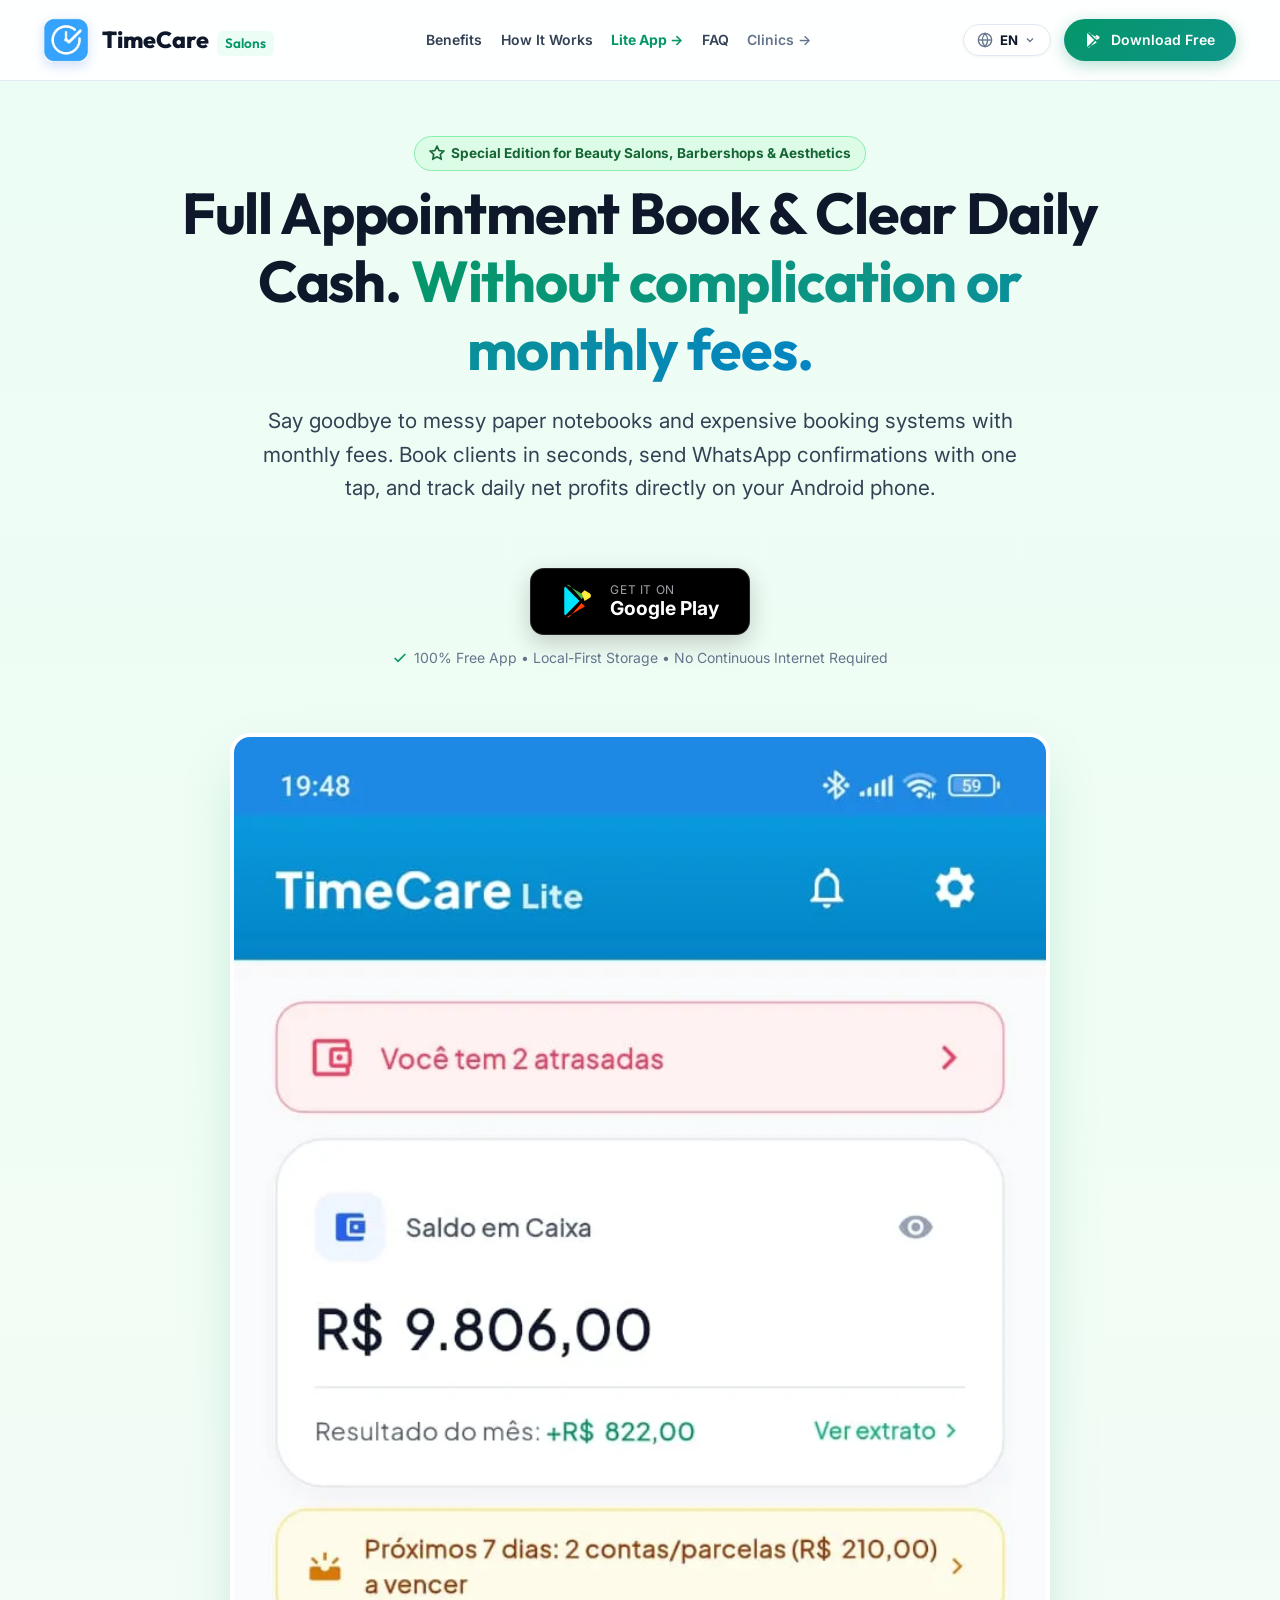
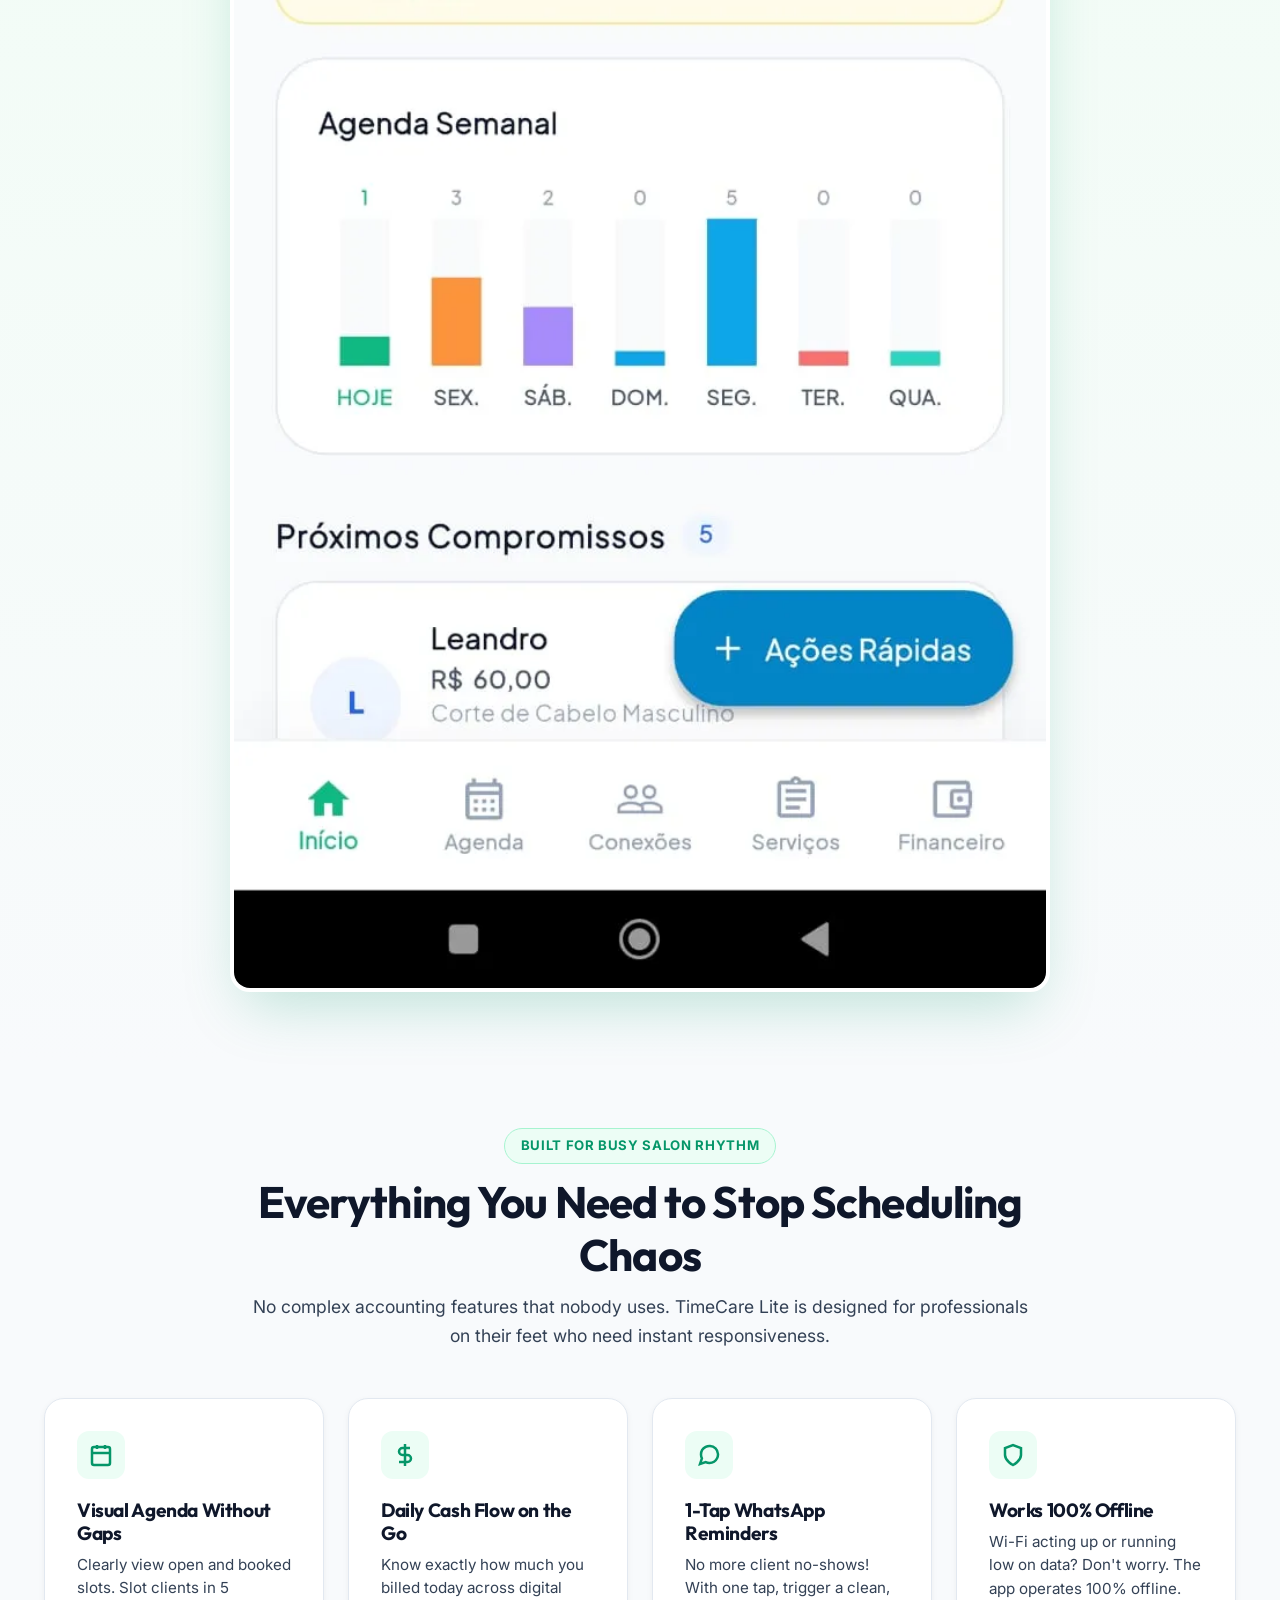
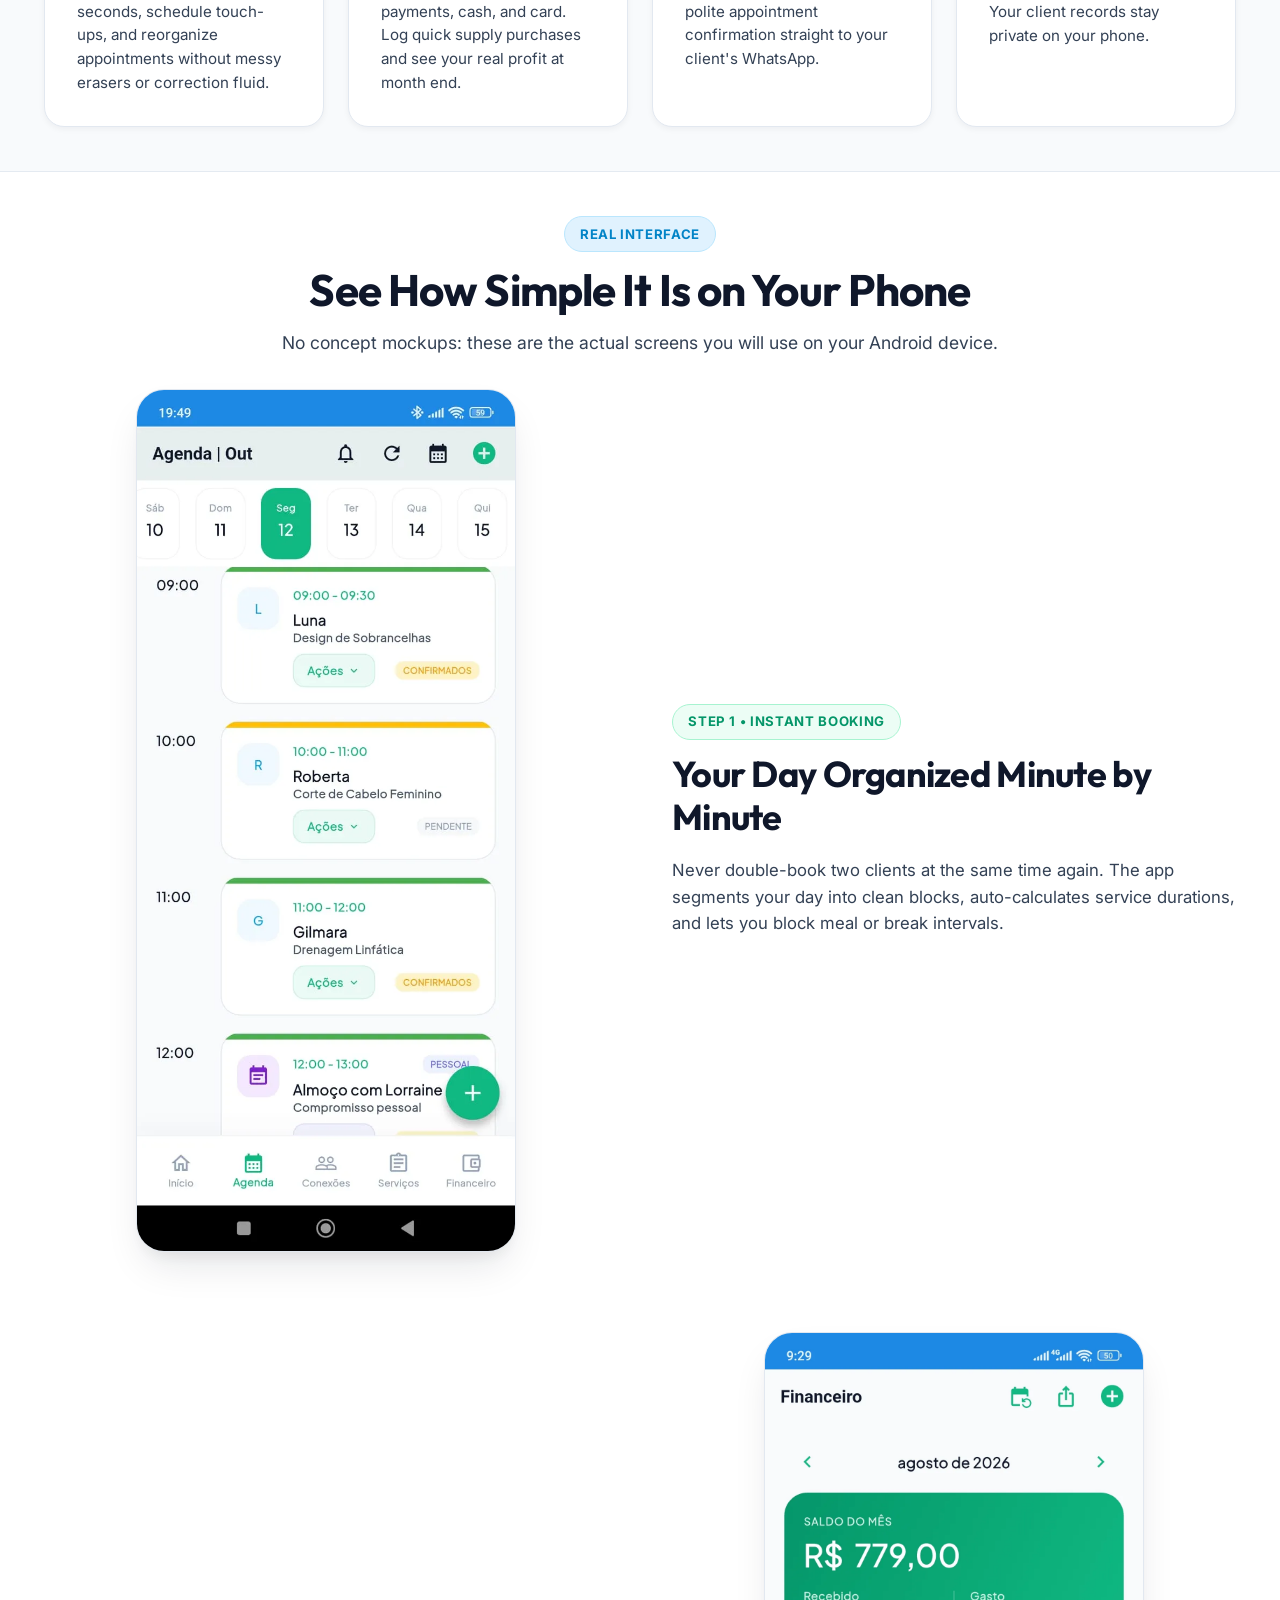
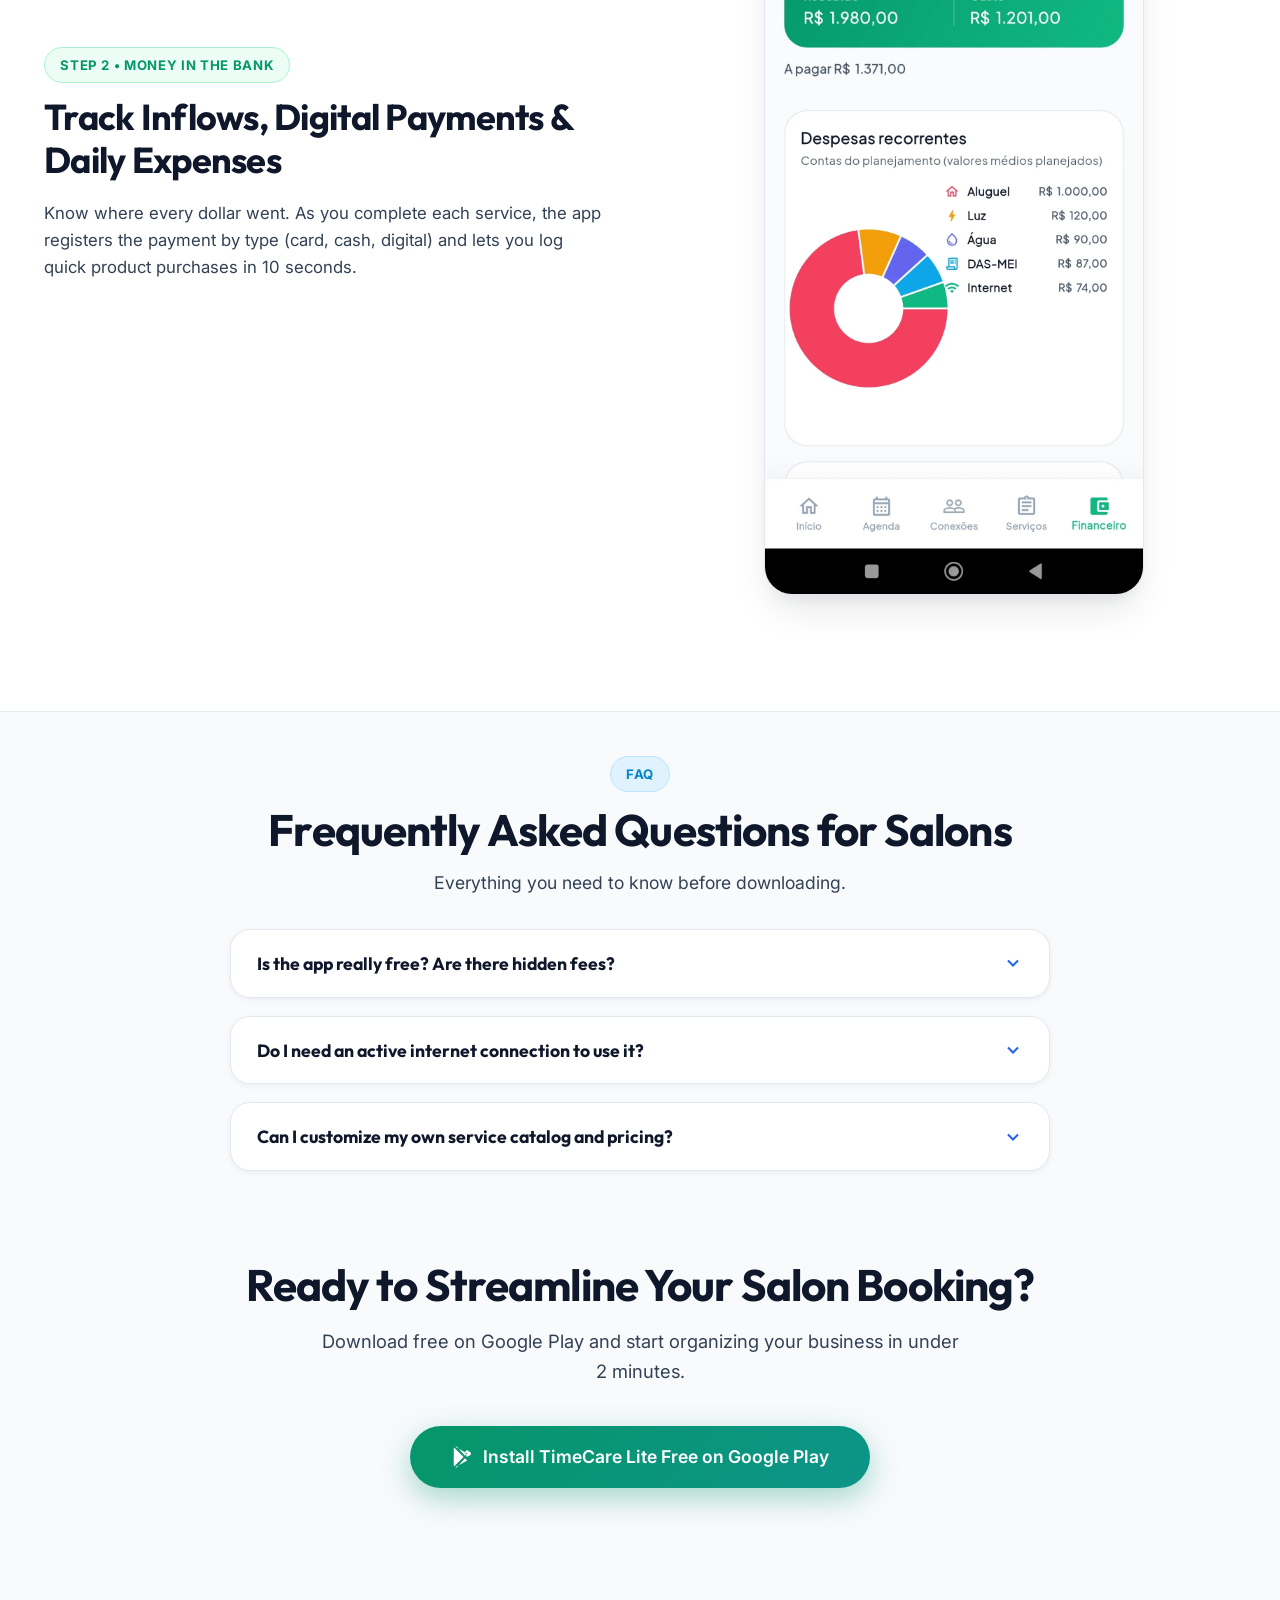
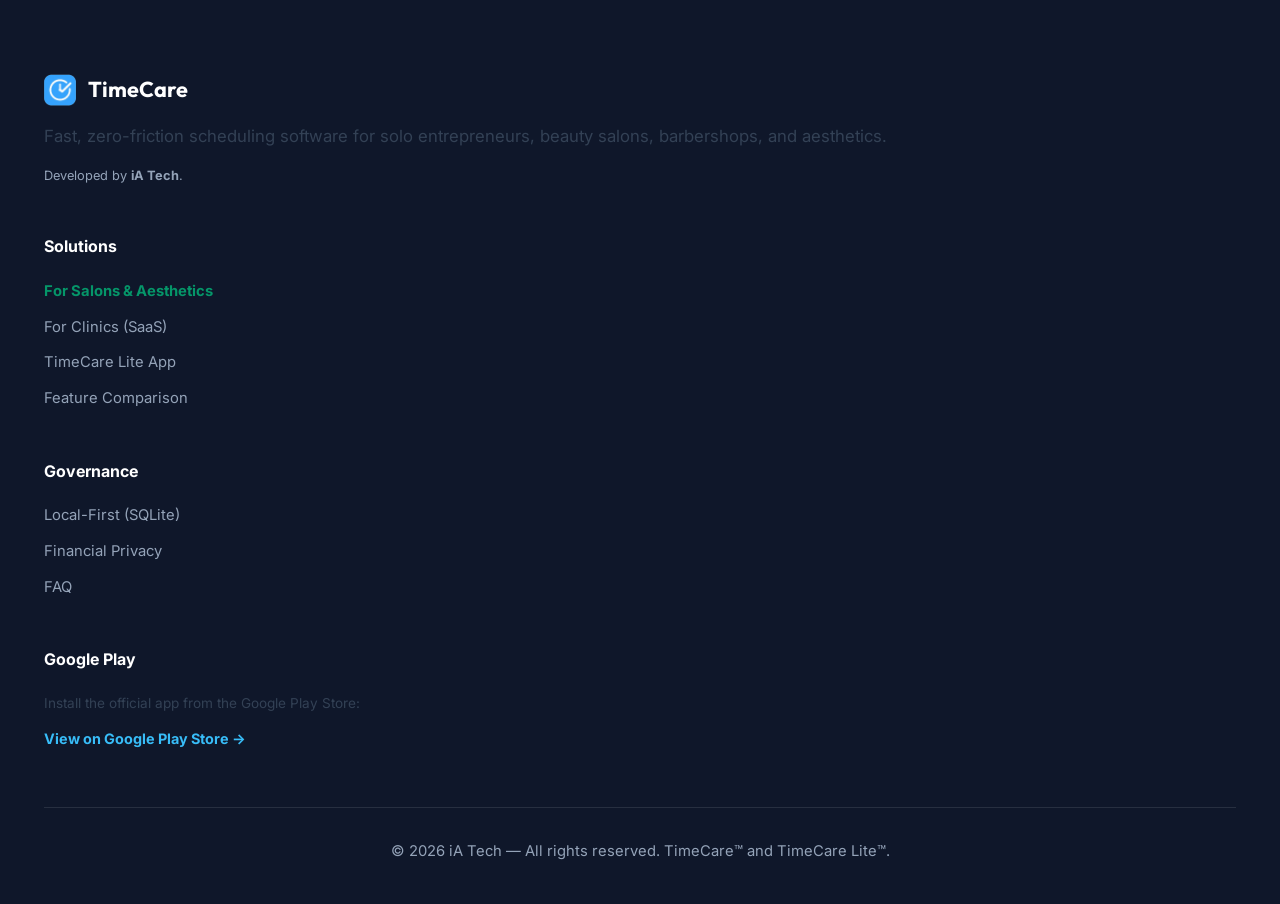
<file: salao.html>
<!DOCTYPE html>
<html lang="pt-BR">

<head>
  <meta charset="UTF-8">
  <meta name="viewport" content="width=device-width, initial-scale=1.0">
  <title>TimeCare para Salões de Beleza & Estética | Agenda e Caixa Simples no Celular</title>

  <!-- Meta Tags de SEO Primárias -->
  <meta name="title" content="TimeCare para Salões de Beleza & Estética | Agenda e Caixa Simples no Celular">
  <meta name="description"
    content="O aplicativo ideal para donos de salão de beleza, barbearias, manicures e esteticistas. Gerencie sua agenda sem furos, envie lembretes no WhatsApp e controle seu caixa diário 100% grátis no celular Android.">
  <meta name="keywords"
    content="app para salão de beleza, aplicativo para cabeleireiro, agenda para manicure, sistema para barbearia, controle de caixa para estética, app de agendamento grátis, TimeCare Lite">
  <meta name="author" content="iA Tech">
  <meta name="robots" content="index, follow">
  <link rel="canonical" href="https://timecare.com.br/salao.html">

  <!-- Hreflang Tags para SEO Multilíngue -->
  <link rel="alternate" hreflang="pt-BR" href="https://timecare.com.br/salao.html" />
  <link rel="alternate" hreflang="en" href="https://timecare.com.br/en/salao.html" />
  <link rel="alternate" hreflang="es" href="https://timecare.com.br/es/salao.html" />
  <link rel="alternate" hreflang="x-default" href="https://timecare.com.br/salao.html" />

  <!-- Open Graph / Facebook / WhatsApp -->
  <meta property="og:type" content="website">
  <meta property="og:url" content="https://timecare.com.br/salao.html">
  <meta property="og:title" content="TimeCare para Salões de Beleza & Estética | Agenda e Caixa no Celular">
  <meta property="og:description"
    content="Chega de perder clientes no caderninho! Baixe o TimeCare Lite: agendamento rápido, caixa diário e lembretes no WhatsApp 100% grátis.">
  <meta property="og:image" content="logo/logo.webp">
  <meta property="og:locale" content="pt_BR">
  <meta property="og:site_name" content="TimeCare Salões">

  <!-- Favicon -->
  <link rel="icon" type="image/webp" href="logo/logo.webp">
  <link rel="apple-touch-icon" href="logo/logo.webp">

  <!-- Google Fonts (Inter & Outfit) -->
  <link rel="preconnect" href="https://fonts.googleapis.com">
  <link rel="preconnect" href="https://fonts.gstatic.com" crossorigin>
  <link
    href="https://fonts.googleapis.com/css2?family=Inter:wght@400;500;600;700&family=Outfit:wght@600;700;800&display=swap"
    rel="stylesheet">

  <!-- Estilos CSS Principais -->
  <link rel="stylesheet" href="styles/main.css">

  <!-- Google tag (gtag.js) -->
  <script async src="https://www.googletagmanager.com/gtag/js?id=GT-W6NLGSJX"></script>
  <script>
    window.dataLayer = window.dataLayer || [];
    function gtag() { dataLayer.push(arguments); }
    gtag('js', new Date());

    gtag('config', 'GT-W6NLGSJX');
  </script>

  <!-- Dados Estruturados Schema.org (JSON-LD) -->
  <script type="application/ld+json">
  {
    "@context": "https://schema.org",
    "@type": "SoftwareApplication",
    "name": "TimeCare Lite - Gestão para Salões e Estética",
    "applicationCategory": "BusinessApplication",
    "operatingSystem": "Android",
    "offers": {
      "@type": "Offer",
      "price": "0",
      "priceCurrency": "BRL"
    },
    "description": "Aplicativo gratuito para salões de beleza, manicures, barbearias e profissionais de estética autônomos. Agenda visual, controle financeiro de caixa diário e lembretes por WhatsApp sem mensalidades."
  }
  </script>
</head>

<body>

  <!-- Ambient Glow Effects -->
  <div class="ambient-glow glow-top-left" aria-hidden="true"
    style="background: radial-gradient(circle, #dcfce7, transparent 70%);"></div>
  <div class="ambient-glow glow-mid-right" aria-hidden="true"
    style="background: radial-gradient(circle, #f0fdf4, transparent 70%);"></div>

  <!-- Header & Navbar -->
  <header class="navbar" id="navbar">
    <div class="container navbar-container">
      <a href="index.html" class="navbar-brand" title="TimeCare">
        <img src="logo/logo.webp" alt="Logotipo TimeCare" class="navbar-logo" width="44" height="44">
        <span>TimeCare <span
            style="font-size: 0.85rem; font-weight: 600; color: #059669; background: #ecfdf5; padding: 0.2rem 0.5rem; border-radius: 6px; margin-left: 0.3rem;">Salões</span></span>
      </a>

      <nav aria-label="Navegação Principal">
        <ul class="navbar-nav">
          <li><a href="#beneficios" class="nav-link">Benefícios</a></li>
          <li><a href="#telas" class="nav-link">Como Funciona</a></li>
          <li><a href="lite.html" class="nav-link" style="color: #059669; font-weight: 700;">App Lite &rarr;</a></li>
          <li><a href="#faq" class="nav-link">Dúvidas Frequentes</a></li>
          <li><a href="clinica.html" class="nav-link" style="color: var(--text-muted);">Sou Clínica &rarr;</a></li>
        </ul>
      </nav>

      <div class="nav-actions">
        <!-- Seletor de Idioma -->
        <div class="lang-selector" id="lang-selector">
          <button type="button" class="lang-btn" aria-label="Alterar idioma" aria-expanded="false">
            <svg class="globe-icon" width="16" height="16" viewBox="0 0 24 24" fill="none" stroke="currentColor"
              stroke-width="2">
              <circle cx="12" cy="12" r="10"></circle>
              <line x1="2" y1="12" x2="22" y2="12"></line>
              <path d="M12 2a15.3 15.3 0 0 1 4 10 15.3 15.3 0 0 1-4 10 15.3 15.3 0 0 1-4-10 15.3 15.3 0 0 1 4-10z">
              </path>
            </svg>
            <span>PT</span>
            <svg class="chevron-icon" width="12" height="12" viewBox="0 0 24 24" fill="none" stroke="currentColor"
              stroke-width="2.5">
              <polyline points="6 9 12 15 18 9"></polyline>
            </svg>
          </button>
          <div class="lang-dropdown">
            <a href="salao.html" class="lang-item active" data-lang="pt">
              <span class="lang-flag">🇧🇷</span>
              <span>Português</span>
              <span class="lang-tag">PT</span>
            </a>
            <a href="en/salao.html" class="lang-item" data-lang="en">
              <span class="lang-flag">🇺🇸</span>
              <span>English</span>
              <span class="lang-tag">EN</span>
            </a>
            <a href="es/salao.html" class="lang-item" data-lang="es">
              <span class="lang-flag">🇪🇸</span>
              <span>Español</span>
              <span class="lang-tag">ES</span>
            </a>
            <span class="lang-item" style="opacity: 0.5; cursor: default;">
              <span class="lang-flag">🇫🇷</span>
              <span>Français</span>
              <span class="lang-tag">Breve</span>
            </span>
            <span class="lang-item" style="opacity: 0.5; cursor: default;">
              <span class="lang-flag">🇩🇪</span>
              <span>Deutsch</span>
              <span class="lang-tag">Breve</span>
            </span>
            <span class="lang-item" style="opacity: 0.5; cursor: default;">
              <span class="lang-flag">🇮🇹</span>
              <span>Italiano</span>
              <span class="lang-tag">Breve</span>
            </span>
          </div>
        </div>

        <a href="https://play.google.com/store/apps/details?id=br.com.iatech.timecare_lite&pcampaignid=web_share"
          target="_blank" rel="noopener noreferrer" class="btn btn-lite btn-sm track-playstore-download"
          data-download-source="navbar_btn">
          <svg width="16" height="16" viewBox="0 0 24 24" fill="currentColor">
            <path
              d="M3.609 1.814L13.792 12 3.61 22.186a1.986 1.986 0 0 1-.61-1.414V3.228c0-.53.21-1.04.609-1.414zM15.206 13.414l2.42 2.42-12.822 7.4c.594.34 1.34.27 1.866-.17l8.536-9.65zm0-2.828l-8.536-9.65A1.99 1.99 0 0 0 4.804.766l12.822 7.4-2.42 2.42zm2.122 1.414l3.52-2.03a1.997 1.997 0 0 0 0-3.46l-3.52-2.03-2.12 2.12 2.12 5.4z" />
          </svg>
          Baixar Grátis
        </a>
      </div>

      <button class="mobile-menu-toggle" aria-label="Abrir Menu de Navegação" aria-expanded="false">
        <svg width="24" height="24" viewBox="0 0 24 24" fill="none" stroke="currentColor" stroke-width="2"
          stroke-linecap="round" stroke-linejoin="round">
          <line x1="3" y1="12" x2="21" y2="12"></line>
          <line x1="3" y1="6" x2="21" y2="6"></line>
          <line x1="3" y1="18" x2="21" y2="18"></line>
        </svg>
      </button>
    </div>
  </header>

  <main>
    <!-- Hero Section -->
    <section class="salao-hero">
      <div class="container">
        <div class="hero-content scroll-reveal">
          <div class="salao-pill-tag">
            <svg width="16" height="16" viewBox="0 0 24 24" fill="none" stroke="currentColor" stroke-width="2.5">
              <path d="M12 2l3.09 6.26L22 9.27l-5 4.87 1.18 6.88L12 17.77l-6.18 3.25L7 14.14 2 9.27l6.91-1.01L12 2z">
              </path>
            </svg>
            Edição Especial para Salões de Beleza, Barbearias e Estética
          </div>

          <h1 class="salao-hero-title">
            Sua Agenda Cheia e seu Caixa em Dia. <span>Sem complicação e sem mensalidade.</span>
          </h1>

          <p class="hero-description" style="max-width: 780px;">
            Diga adeus ao caderninho de papel rasurado e aos sistemas caros cheios de taxas. Marque clientes em
            segundos,
            envie confirmação no WhatsApp com um toque e saiba exatamente quanto lucrou no dia, direto no seu celular
            Android.
          </p>

          <!-- Primary CTA Button (Google Play) -->
          <div class="playstore-button-wrap">
            <a href="https://play.google.com/store/apps/details?id=br.com.iatech.timecare_lite&pcampaignid=web_share"
              target="_blank" rel="noopener noreferrer" class="btn-playstore-large track-playstore-download"
              data-download-source="hero_cta">
              <svg width="34" height="34" viewBox="0 0 24 24" fill="none">
                <path d="M3.609 1.814L13.792 12 3.61 22.186a1.986 1.986 0 0 1-.61-1.414V3.228c0-.53.21-1.04.609-1.414z"
                  fill="#00e5ff" />
                <path d="M15.206 13.414l2.42 2.42-12.822 7.4c.594.34 1.34.27 1.866-.17l8.536-9.65z" fill="#ff3d00" />
                <path d="M15.206 10.586l-8.536-9.65A1.99 1.99 0 0 0 4.804.766l12.822 7.4-2.42 2.42z" fill="#4caf50" />
                <path d="M17.328 12l3.52-2.03a1.997 1.997 0 0 0 0-3.46l-3.52-2.03-2.12 2.12 2.12 5.4z" fill="#ffeb3b" />
              </svg>
              <div class="btn-playstore-text">
                <small>Disponível na</small>
                <strong>Google Play</strong>
              </div>
            </a>

            <div class="playstore-subtext">
              <svg width="16" height="16" viewBox="0 0 24 24" fill="none" stroke="#059669" stroke-width="2.5">
                <polyline points="20 6 9 17 4 12"></polyline>
              </svg>
              <span>Aplicativo Gratuito &bull; 100% no seu aparelho &bull; Sem necessidade de internet contínua</span>
            </div>
          </div>

          <!-- Hero Image Mockup -->
          <div class="showcase-image-wrap"
            style="max-width: 820px; margin: 2rem auto 0 auto; box-shadow: 0 25px 60px -15px rgba(5, 150, 105, 0.25); border-radius: 20px; overflow: hidden; border: 4px solid #ffffff;">
            <img src="timecare_lite_novas/1. Dashboard.webp"
              alt="TimeCare Lite - Gestão de Agenda e Caixa para Salões e Profissionais Autônomos" loading="eager"
              width="820" height="460">
          </div>
        </div>
      </div>
    </section>

    <!-- 4 Concrete Pillars Section -->
    <section class="section" id="beneficios" style="padding-top: 4rem;">
      <div class="container">
        <div class="section-header scroll-reveal">
          <span class="badge badge-lite">Feito para o Ritmo do Salão</span>
          <h2>Tudo o que Você Precisa para Parar de Passar Aperto</h2>
          <p>
            Sem funções difíceis que ninguém usa. O TimeCare Lite foi desenhado para quem atende em pé, na correria, e
            precisa de agilidade na ponta dos dedos.
          </p>
        </div>

        <div class="salon-benefits-grid scroll-reveal">
          <!-- Card 1 -->
          <div class="salon-benefit-card">
            <div class="salon-benefit-icon">
              <svg width="24" height="24" viewBox="0 0 24 24" fill="none" stroke="currentColor" stroke-width="2.5">
                <rect x="3" y="4" width="18" height="18" rx="2" ry="2"></rect>
                <line x1="16" y1="2" x2="16" y2="6"></line>
                <line x1="8" y1="2" x2="8" y2="6"></line>
                <line x1="3" y1="10" x2="21" y2="10"></line>
              </svg>
            </div>
            <h4>Agenda Visual Sem Furos</h4>
            <p>
              Veja claramente seus horários vagos e ocupados do dia. Encaixe clientes em 5 segundos, marque retornos e
              reorganize horários sem bagunça de borracha e rasuras.
            </p>
          </div>

          <!-- Card 2 -->
          <div class="salon-benefit-card">
            <div class="salon-benefit-icon">
              <svg width="24" height="24" viewBox="0 0 24 24" fill="none" stroke="currentColor" stroke-width="2.5">
                <line x1="12" y1="1" x2="12" y2="23"></line>
                <path d="M17 5H9.5a3.5 3.5 0 0 0 0 7h5a3.5 3.5 0 0 1 0 7H6"></path>
              </svg>
            </div>
            <h4>Caixa Diário na Ponta do Lápis</h4>
            <p>
              Saiba exatamente quanto faturou no dia em Pix, dinheiro e cartão. Lance despesas rápidas (esmaltes,
              descartáveis, produtos) e veja seu lucro real no fim do mês.
            </p>
          </div>

          <!-- Card 3 -->
          <div class="salon-benefit-card">
            <div class="salon-benefit-icon">
              <svg width="24" height="24" viewBox="0 0 24 24" fill="none" stroke="currentColor" stroke-width="2.5">
                <path
                  d="M21 11.5a8.38 8.38 0 0 1-.9 3.8 8.5 8.5 0 0 1-7.6 4.7 8.38 8.38 0 0 1-3.8-.9L3 21l1.9-5.7a8.38 8.38 0 0 1-.9-3.8 8.5 8.5 0 0 1 4.7-7.6 8.38 8.38 0 0 1 3.8-.9h.5a8.48 8.48 0 0 1 8 8v.5z">
                </path>
              </svg>
            </div>
            <h4>Lembretes no WhatsApp com 1 Toque</h4>
            <p>
              Chega de cliente esquecendo e furando o horário! Com um toque você envia uma mensagem limpa e educada
              confirmando o atendimento no WhatsApp da cliente.
            </p>
          </div>

          <!-- Card 4 -->
          <div class="salon-benefit-card">
            <div class="salon-benefit-icon">
              <svg width="24" height="24" viewBox="0 0 24 24" fill="none" stroke="currentColor" stroke-width="2.5">
                <path d="M12 22s8-4 8-10V5l-8-3-8 3v7c0 6 8 10 8 10z"></path>
              </svg>
            </div>
            <h4>Funciona Mesmo Sem Internet</h4>
            <p>
              O sinal do salão oscilou ou acabou a franquia de dados móveis? Não se preocupe! O app funciona 100%
              offline no seu aparelho. Seus dados ficam com você.
            </p>
          </div>
        </div>
      </div>
    </section>

    <!-- App Walkthrough & Real Screens -->
    <section class="section product-showcase" id="telas" style="background: #ffffff;">
      <div class="container">
        <div class="section-header scroll-reveal">
          <span class="badge badge-glow">Interface Real</span>
          <h2>Veja Como é Fácil Usar no Celular</h2>
          <p>
            Sem maquetes de mentira: estas são as telas reais do app que você vai baixar na Google Play.
          </p>
        </div>

        <!-- Showcase 1: Agenda -->
        <div class="showcase-grid scroll-reveal">
          <div class="showcase-visual">
            <div class="showcase-image-wrap" style="max-width: 380px; margin: 0 auto;">
              <img src="timecare_lite_novas/2. Agenda.webp" alt="Tela de Agenda do TimeCare Lite" loading="lazy">
            </div>
          </div>
          <div class="showcase-content">
            <span class="badge badge-lite">Passo 1 &bull; Agendamento Instantâneo</span>
            <h3>Sua Grade de Horários Organizada por Minuto</h3>
            <p>
              Nunca mais sobreponha dois clientes no mesmo horário. O aplicativo divide seu dia em blocos claros,
              permite selecionar o serviço (corte, escova, sobrancelha, manicure) e já calcula a duração
              automaticamente.
            </p>
            <ul class="hero-card-list">
              <li>
                <svg width="18" height="18" viewBox="0 0 24 24" fill="none" stroke="#059669" stroke-width="2.5">
                  <polyline points="20 6 9 17 4 12"></polyline>
                </svg>
                <span><strong>Visão de grade diária:</strong> visualize rapidamente quem é o próximo a sentar na sua
                  cadeira.</span>
              </li>
              <li>
                <svg width="18" height="18" viewBox="0 0 24 24" fill="none" stroke="#059669" stroke-width="2.5">
                  <polyline points="20 6 9 17 4 12"></polyline>
                </svg>
                <span><strong>Horários de intervalo:</strong> bloqueie horário de almoço ou pausas sem permitir
                  agendamentos por engano.</span>
              </li>
            </ul>
          </div>
        </div>

        <!-- Showcase 2: Caixa e Despesas -->
        <div class="showcase-grid reverse scroll-reveal" style="margin-top: 5rem;">
          <div class="showcase-visual">
            <div class="showcase-image-wrap" style="max-width: 380px; margin: 0 auto;">
              <img src="timecare_lite_novas/teala financeiro totais e graficos.webp"
                alt="Tela de Controle de Caixa e Despesas do TimeCare Lite" loading="lazy">
            </div>
          </div>
          <div class="showcase-content">
            <span class="badge badge-lite">Passo 2 &bull; Dinheiro no Bolso</span>
            <h3>Controle de Entradas, Pix e Gastos Diários</h3>
            <p>
              Chega de chegar no final do mês sem saber para onde o dinheiro foi. Ao concluir cada serviço, o app já
              registra o recebimento.
            </p>
            <ul class="hero-card-list">
              <li>
                <svg width="18" height="18" viewBox="0 0 24 24" fill="none" stroke="#059669" stroke-width="2.5">
                  <polyline points="20 6 9 17 4 12"></polyline>
                </svg>
                <span><strong>Separação por forma de pagamento:</strong> acompanhe quanto entrou em Pix, dinheiro vivo
                  ou cartão.</span>
              </li>
              <li>
                <svg width="18" height="18" viewBox="0 0 24 24" fill="none" stroke="#059669" stroke-width="2.5">
                  <polyline points="20 6 9 17 4 12"></polyline>
                </svg>
                <span><strong>Lançamento de custos em 10 segundos:</strong> pagou uma toalha lavada, comprou produtos?
                  Lance na hora.</span>
              </li>
            </ul>
          </div>
        </div>

        <!-- Showcase 3: Resumo Diário & Quarentena -->
        <div class="showcase-grid scroll-reveal" style="margin-top: 5rem;">
          <div class="showcase-visual">
            <div class="showcase-image-wrap" style="max-width: 380px; margin: 0 auto;">
              <img src="timecare_lite_novas/dashboard com resumos.webp"
                alt="Dashboard Inicial com Indicadores do TimeCare Lite" loading="lazy">
            </div>
          </div>
          <div class="showcase-content">
            <span class="badge badge-lite">Passo 3 &bull; Painel Inicial</span>
            <h3>Abra o App e Veja o Seu Dia Pronto</h3>
            <p>
              Logo na tela inicial você já tem os números que importam: quantos clientes vai atender hoje, previsão de
              faturamento e solicitações pendentes.
            </p>
            <div style="margin-top: 2rem;">
              <a href="https://play.google.com/store/apps/details?id=br.com.iatech.timecare_lite&pcampaignid=web_share"
                target="_blank" rel="noopener noreferrer" class="btn btn-lite btn-md track-playstore-download"
                data-download-source="showcase_cta">
                <svg width="18" height="18" viewBox="0 0 24 24" fill="currentColor">
                  <path
                    d="M3.609 1.814L13.792 12 3.61 22.186a1.986 1.986 0 0 1-.61-1.414V3.228c0-.53.21-1.04.609-1.414zM15.206 13.414l2.42 2.42-12.822 7.4c.594.34 1.34.27 1.866-.17l8.536-9.65zm0-2.828l-8.536-9.65A1.99 1.99 0 0 0 4.804.766l12.822 7.4-2.42 2.42zm2.122 1.414l3.52-2.03a1.997 1.997 0 0 0 0-3.46l-3.52-2.03-2.12 2.12 2.12 5.4z" />
                </svg>
                Instalar Agora na Google Play &rarr;
              </a>
            </div>
          </div>
        </div>
      </div>
    </section>

    <!-- Why Us Callout Banner -->
    <section class="container">
      <div class="salon-highlight-box scroll-reveal">
        <span class="badge"
          style="background: rgba(255, 255, 255, 0.2); color: #ffffff; border: 1px solid rgba(255, 255, 255, 0.3);">Liberdade
          Total</span>
        <h3>Por que o TimeCare Lite é diferente dos outros apps?</h3>
        <p>
          Outros sistemas cobram mensalidades caras que aumentam conforme você cadastra mais clientes, e se a internet
          cai, você não consegue nem ver quem é o próximo atendimento. No TimeCare Lite, o banco de dados é seu, fica
          gravado no seu celular e você tem autonomia completa.
        </p>

        <a href="https://play.google.com/store/apps/details?id=br.com.iatech.timecare_lite&pcampaignid=web_share"
          target="_blank" rel="noopener noreferrer" class="btn btn-primary btn-lg track-playstore-download"
          data-download-source="highlight_box_cta"
          style="background: #ffffff; color: #064e3b; font-weight: 800; box-shadow: 0 8px 25px rgba(0, 0, 0, 0.2);">
          <svg width="20" height="20" viewBox="0 0 24 24" fill="currentColor">
            <path
              d="M3.609 1.814L13.792 12 3.61 22.186a1.986 1.986 0 0 1-.61-1.414V3.228c0-.53.21-1.04.609-1.414zM15.206 13.414l2.42 2.42-12.822 7.4c.594.34 1.34.27 1.866-.17l8.536-9.65zm0-2.828l-8.536-9.65A1.99 1.99 0 0 0 4.804.766l12.822 7.4-2.42 2.42zm2.122 1.414l3.52-2.03a1.997 1.997 0 0 0 0-3.46l-3.52-2.03-2.12 2.12 2.12 5.4z" />
          </svg>
          Baixar Grátis na Google Play
        </a>
      </div>
    </section>

    <!-- Salon FAQ Section -->
    <section class="section" id="faq">
      <div class="container">
        <div class="section-header scroll-reveal">
          <span class="badge badge-glow">Tire suas Dúvidas</span>
          <h2>Perguntas Frequentes de Salões e Estética</h2>
          <p>Tudo o que você precisa saber antes de baixar.</p>
        </div>

        <div class="faq-list scroll-reveal" style="max-width: 820px; margin: 0 auto;">
          <div class="faq-item">
            <button class="faq-question" aria-expanded="false">
              <span>O aplicativo é realmente gratuito ou tem cobrança escondida?</span>
              <svg class="faq-icon" width="20" height="20" viewBox="0 0 24 24" fill="none" stroke="currentColor"
                stroke-width="2.5">
                <polyline points="6 9 12 15 18 9"></polyline>
              </svg>
            </button>
            <div class="faq-answer">
              <p>
                O TimeCare Lite é gratuito para download e uso no Android. Você pode organizar sua agenda, cadastrar
                clientes, lançar serviços e controlar suas despesas sem precisar cadastrar cartão de crédito ou pagar
                mensalidades.
              </p>
            </div>
          </div>

          <div class="faq-item">
            <button class="faq-question" aria-expanded="false">
              <span>Preciso de conexão com internet para o app funcionar?</span>
              <svg class="faq-icon" width="20" height="20" viewBox="0 0 24 24" fill="none" stroke="currentColor"
                stroke-width="2.5">
                <polyline points="6 9 12 15 18 9"></polyline>
              </svg>
            </button>
            <div class="faq-answer">
              <p>
                Não! Essa é uma das maiores vantagens do TimeCare Lite. Ele funciona mesmo em modo avião ou sem sinal de
                Wi-Fi/4G. Toda a sua agenda e lançamentos ficam salvos na memória do seu próprio telefone (tecnologia
                Local-First).
              </p>
            </div>
          </div>

          <div class="faq-item">
            <button class="faq-question" aria-expanded="false">
              <span>Como funciona o envio de lembretes no WhatsApp?</span>
              <svg class="faq-icon" width="20" height="20" viewBox="0 0 24 24" fill="none" stroke="currentColor"
                stroke-width="2.5">
                <polyline points="6 9 12 15 18 9"></polyline>
              </svg>
            </button>
            <div class="faq-answer">
              <p>
                Ao agendar ou confirmar o horário, o aplicativo prepara uma mensagem com a data, horário e serviço
                contratado. Você toca no botão e ele abre diretamente a conversa com a sua cliente no WhatsApp, pronto
                para enviar. Rápido, profissional e sem robôs.
              </p>
            </div>
          </div>

          <div class="faq-item">
            <button class="faq-question" aria-expanded="false">
              <span>Posso cadastrar meus próprios serviços e preços?</span>
              <svg class="faq-icon" width="20" height="20" viewBox="0 0 24 24" fill="none" stroke="currentColor"
                stroke-width="2.5">
                <polyline points="6 9 12 15 18 9"></polyline>
              </svg>
            </button>
            <div class="faq-answer">
              <p>
                Sim! Você pode cadastrar quantos serviços quiser (corte, tintura, pedicure, depilação, sobrancelha,
                massagem, etc.), definindo o valor padrão e o tempo de duração de cada um.
              </p>
            </div>
          </div>

          <div class="faq-item">
            <button class="faq-question" aria-expanded="false">
              <span>E se eu trocar de celular, eu perco meus agendamentos?</span>
              <svg class="faq-icon" width="20" height="20" viewBox="0 0 24 24" fill="none" stroke="currentColor"
                stroke-width="2.5">
                <polyline points="6 9 12 15 18 9"></polyline>
              </svg>
            </button>
            <div class="faq-answer">
              <p>
                Não! O TimeCare Lite conta com recurso de <strong>backup no Google Drive</strong> e sincronização de
                compromissos com o Google Calendar. Ao trocar de aparelho, basta restaurar seu arquivo de backup e todos
                os seus atendimentos, clientes e registros financeiros voltam ao estado original.
              </p>
            </div>
          </div>
        </div>
      </div>
    </section>

    <!-- Final Call to Action -->
    <section class="section" style="padding-bottom: 7rem; text-align: center;">
      <div class="container scroll-reveal">
        <h2 style="font-size: clamp(2rem, 3.5vw, 2.75rem); margin-bottom: 1rem;">
          Pronto para Organizar seu Salão sem Dor de Cabeça?
        </h2>
        <p style="max-width: 650px; margin: 0 auto 2.5rem auto; font-size: 1.15rem;">
          Baixe agora mesmo na Google Play e comece a controlar sua agenda e seu caixa em menos de 2 minutos.
        </p>

        <a href="https://play.google.com/store/apps/details?id=br.com.iatech.timecare_lite&pcampaignid=web_share"
          target="_blank" rel="noopener noreferrer" class="btn btn-lite btn-lg track-playstore-download"
          data-download-source="bottom_cta"
          style="padding: 1rem 2.5rem; font-size: 1.1rem; box-shadow: 0 10px 30px rgba(5, 150, 105, 0.35);">
          <svg width="22" height="22" viewBox="0 0 24 24" fill="currentColor">
            <path
              d="M3.609 1.814L13.792 12 3.61 22.186a1.986 1.986 0 0 1-.61-1.414V3.228c0-.53.21-1.04.609-1.414zM15.206 13.414l2.42 2.42-12.822 7.4c.594.34 1.34.27 1.866-.17l8.536-9.65zm0-2.828l-8.536-9.65A1.99 1.99 0 0 0 4.804.766l12.822 7.4-2.42 2.42zm2.122 1.414l3.52-2.03a1.997 1.997 0 0 0 0-3.46l-3.52-2.03-2.12 2.12 2.12 5.4z" />
          </svg>
          Instalar TimeCare Lite Grátis na Google Play
        </a>
      </div>
    </section>
  </main>

  <!-- Sticky Mobile CTA -->
  <aside class="sticky-mobile-cta" id="sticky-mobile-cta" aria-label="Download Rápido">
    <div class="sticky-mobile-info">
      <span class="sticky-mobile-title">TimeCare Lite para Salões</span>
      <span class="sticky-mobile-sub">★ Gratuito no Android</span>
    </div>
    <a href="https://play.google.com/store/apps/details?id=br.com.iatech.timecare_lite&pcampaignid=web_share"
      target="_blank" rel="noopener noreferrer" class="sticky-mobile-btn track-playstore-download"
      data-download-source="sticky_mobile">
      <svg width="16" height="16" viewBox="0 0 24 24" fill="currentColor">
        <path
          d="M3.609 1.814L13.792 12 3.61 22.186a1.986 1.986 0 0 1-.61-1.414V3.228c0-.53.21-1.04.609-1.414zM15.206 13.414l2.42 2.42-12.822 7.4c.594.34 1.34.27 1.866-.17l8.536-9.65zm0-2.828l-8.536-9.65A1.99 1.99 0 0 0 4.804.766l12.822 7.4-2.42 2.42zm2.122 1.414l3.52-2.03a1.997 1.997 0 0 0 0-3.46l-3.52-2.03-2.12 2.12 2.12 5.4z" />
      </svg>
      Baixar App
    </a>
  </aside>

  <!-- Footer -->
  <footer class="site-footer">
    <div class="container">
      <div class="footer-grid">
        <div class="footer-brand">
          <div class="footer-brand-logo">
            <img src="logo/logo.webp" alt="Logotipo TimeCare" width="32" height="32" style="border-radius: 6px;">
            <span>TimeCare</span>
          </div>
          <p>
            Tecnologia ágil e sem enrolação para profissionais autônomos, salões de beleza, barbearias e estética.
          </p>
          <p style="font-size: 0.8rem; color: #94a3b8;">
            Desenvolvido por <strong>iA Tech</strong>.
          </p>
        </div>

        <div>
          <div class="footer-heading">Soluções</div>
          <ul class="footer-links">
            <li><a href="salao.html" style="font-weight: 700; color: #059669;">Para Salões & Estética</a></li>
            <li><a href="clinica.html">Para Clínicas & Saúde (SaaS)</a></li>
            <li><a href="index.html#comparativo">Comparativo Completo</a></li>
            <li><a href="index.html#contato">Fale Conosco</a></li>
          </ul>
        </div>

        <div>
          <div class="footer-heading">Governança & Privacidade</div>
          <ul class="footer-links">
            <li><a href="index.html#seguranca">Arquitetura Local-First (SQLite)</a></li>
            <li><a href="index.html#seguranca">Privacidade Financeira</a></li>
            <li><a href="#faq">Perguntas Frequentes</a></li>
          </ul>
        </div>

        <div>
          <div class="footer-heading">Download Direto</div>
          <p style="font-size: 0.85rem; margin-bottom: 0.75rem;">
            Baixe o app oficial na loja oficial Google Play Store:
          </p>
          <a href="https://play.google.com/store/apps/details?id=br.com.iatech.timecare_lite&pcampaignid=web_share"
            target="_blank" rel="noopener noreferrer" style="color: #38bdf8; font-weight: 700; font-size: 0.9rem;">
            Ver na Google Play Store &rarr;
          </a>
        </div>
      </div>

      <div class="footer-bottom">
        <div>
          &copy; 2026 iA Tech — Todos os direitos reservados. TimeCare&trade; e TimeCare Lite&trade;.
        </div>
        <div>
          Marketing transparente &bull; Sem mensalidade abusiva &bull; 100% Offline
        </div>
      </div>
    </div>
  </footer>

  <!-- Scripts -->
  <script src="js/main.js"></script>
</body>

</html>
</file>
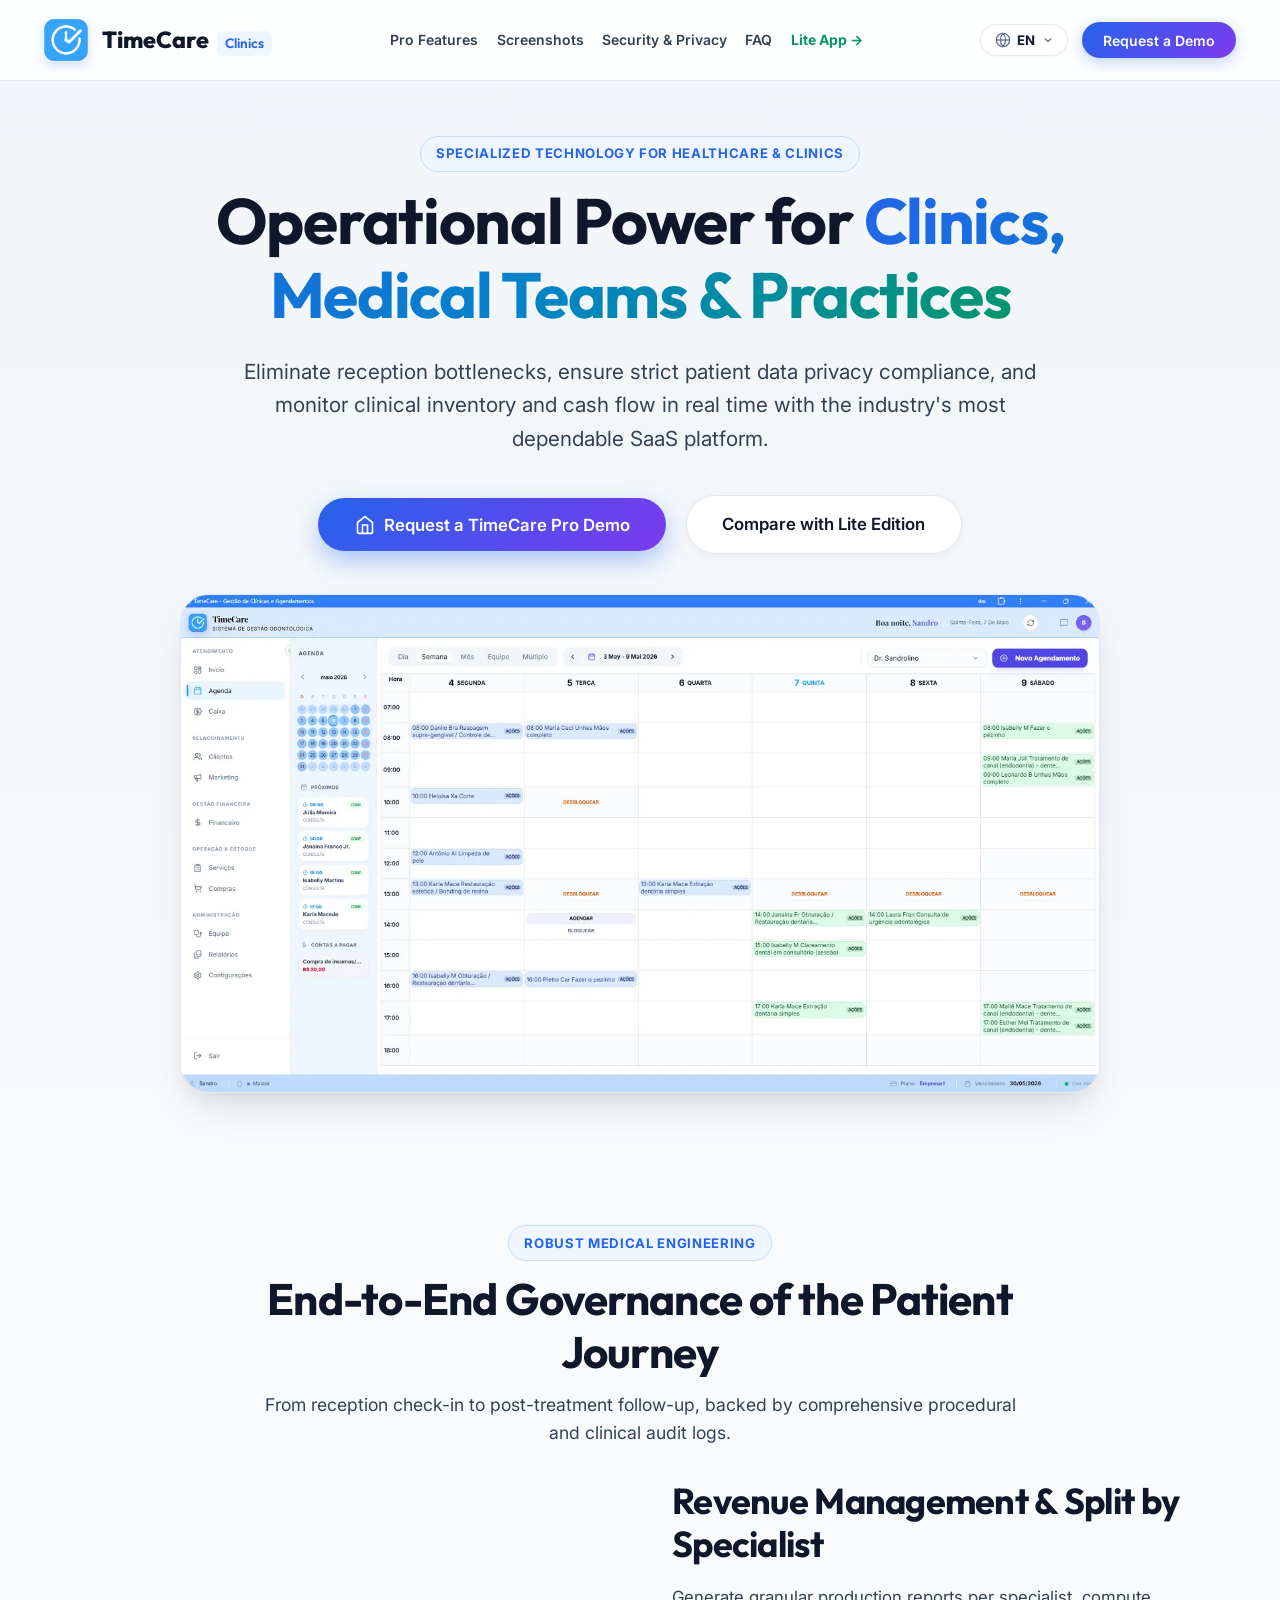
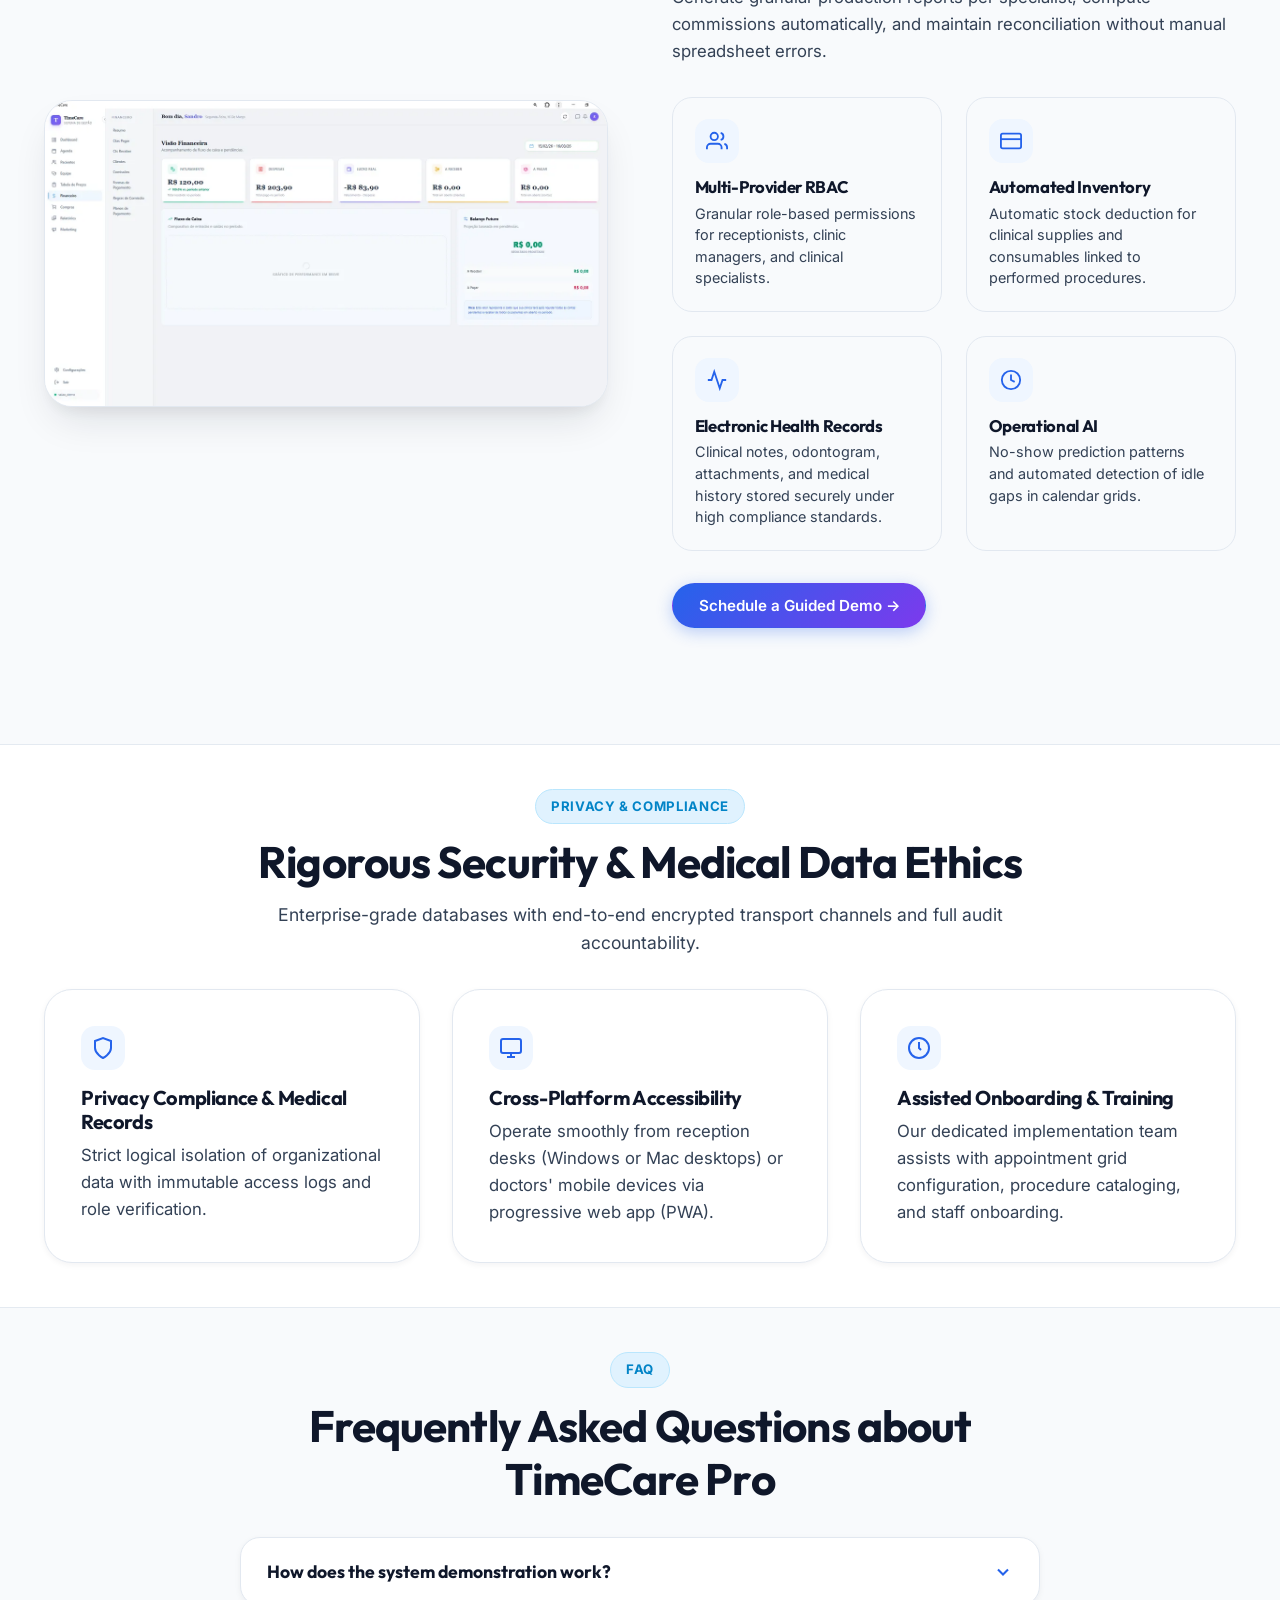
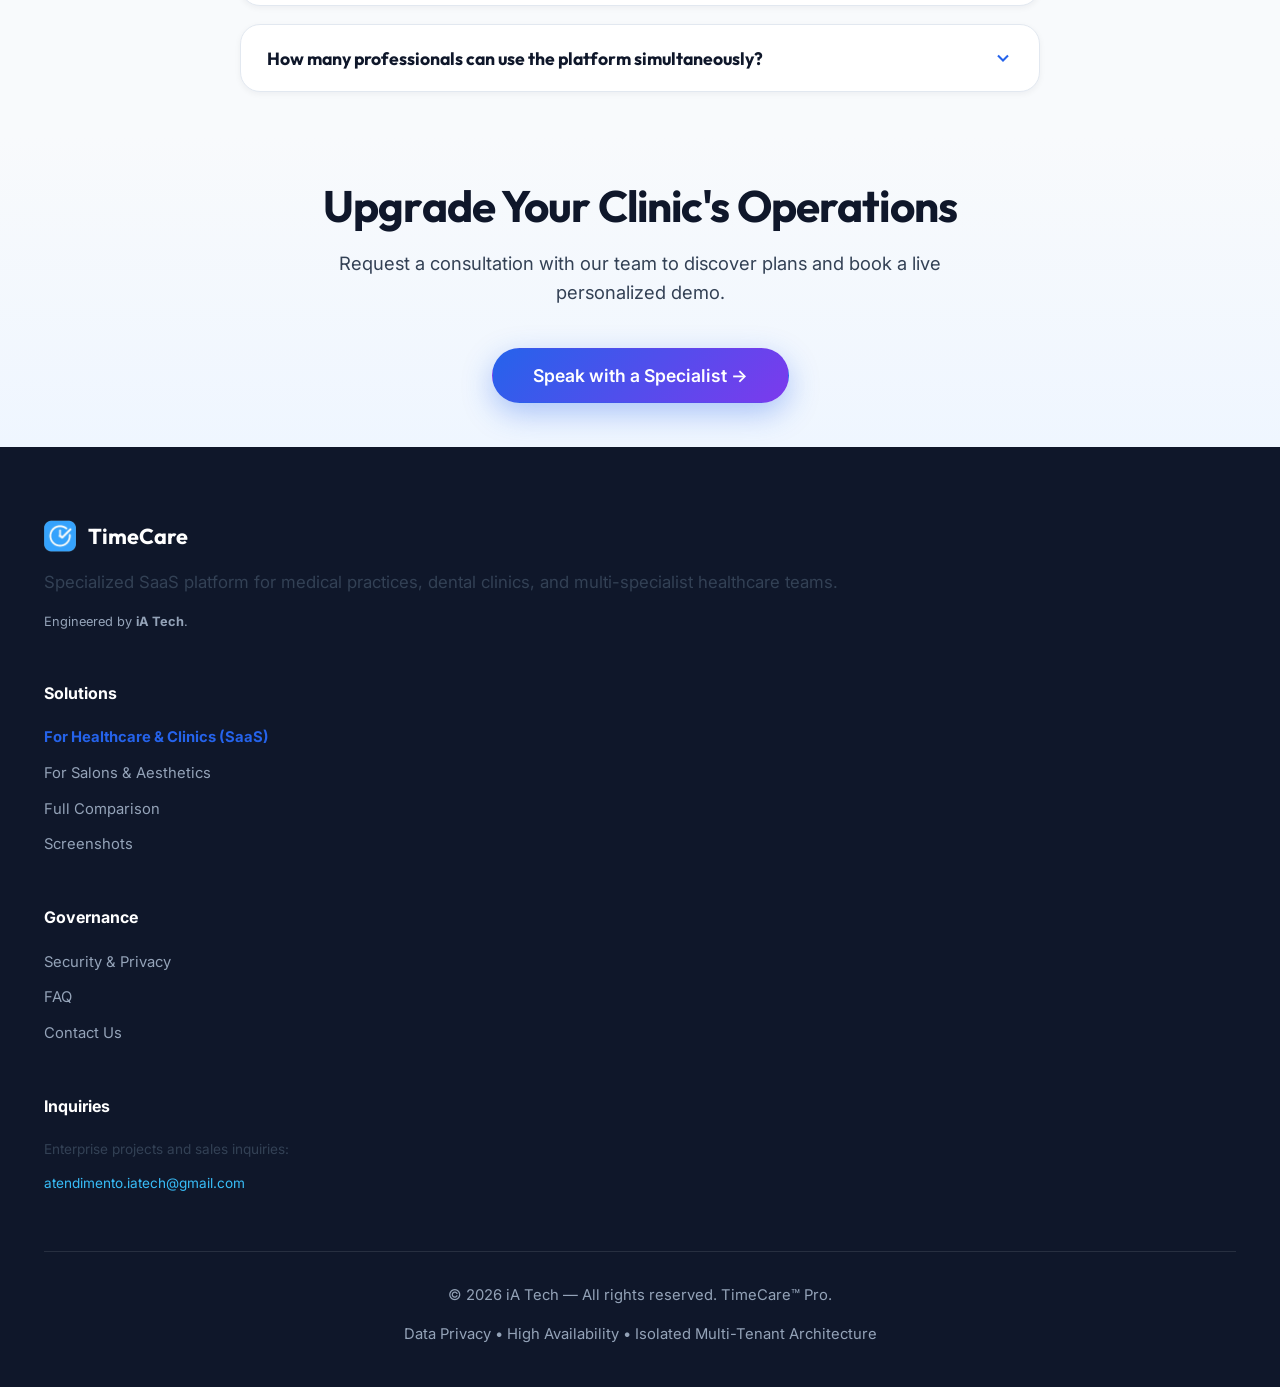
<file: en/clinica.html>
<!DOCTYPE html>
<html lang="en">

<head>
  <meta charset="UTF-8">
  <meta name="viewport" content="width=device-width, initial-scale=1.0">
  <title>TimeCare for Clinics & Practices | Medical & Dental Practice Management Software</title>

  <!-- Primary SEO Meta Tags -->
  <meta name="title" content="TimeCare for Clinics & Practices | Medical & Dental Practice Management Software">
  <meta name="description"
    content="Complete management software for medical clinics, dental practices, and healthcare centers. Electronic health records, multi-provider team management, automated inventory, and real-time cash flow.">
  <meta name="keywords"
    content="clinic software, dental practice management, electronic health records, EHR, medical clinic software, TimeCare Pro, TimeCare">
  <meta name="author" content="iA Tech">
  <meta name="robots" content="index, follow">
  <link rel="canonical" href="https://timecare.com.br/en/clinica.html">

  <!-- Hreflang Tags for Multilingual SEO -->
  <link rel="alternate" hreflang="pt-BR" href="https://timecare.com.br/clinica.html" />
  <link rel="alternate" hreflang="en" href="https://timecare.com.br/en/clinica.html" />
  <link rel="alternate" hreflang="es" href="https://timecare.com.br/es/clinica.html" />
  <link rel="alternate" hreflang="x-default" href="https://timecare.com.br/clinica.html" />

  <!-- Open Graph / Facebook / WhatsApp -->
  <meta property="og:type" content="website">
  <meta property="og:url" content="https://timecare.com.br/en/clinica.html">
  <meta property="og:title" content="TimeCare Pro | Specialized Software for Healthcare Clinics">
  <meta property="og:description"
    content="Governance, secure health records, automated inventory, and high-level financial management for your healthcare clinic.">
  <meta property="og:image" content="../logo/logo.webp">
  <meta property="og:locale" content="en_US">
  <meta property="og:site_name" content="TimeCare Clinics">

  <!-- Favicon -->
  <link rel="icon" type="image/webp" href="../logo/logo.webp">
  <link rel="apple-touch-icon" href="../logo/logo.webp">

  <!-- Google Fonts (Inter & Outfit) -->
  <link rel="preconnect" href="https://fonts.googleapis.com">
  <link rel="preconnect" href="https://fonts.gstatic.com" crossorigin>
  <link
    href="https://fonts.googleapis.com/css2?family=Inter:wght@400;500;600;700&family=Outfit:wght@600;700;800&display=swap"
    rel="stylesheet">

  <!-- Main Styles -->
  <link rel="stylesheet" href="../styles/main.css">

  <!-- Google tag (gtag.js) -->
  <script async src="https://www.googletagmanager.com/gtag/js?id=GT-W6NLGSJX"></script>
  <script>
    window.dataLayer = window.dataLayer || [];
    function gtag() { dataLayer.push(arguments); }
    gtag('js', new Date());

    gtag('config', 'GT-W6NLGSJX');
  </script>

  <!-- Structured Data Schema.org (JSON-LD) -->
  <script type="application/ld+json">
  {
    "@context": "https://schema.org",
    "@type": "SoftwareApplication",
    "name": "TimeCare Pro - Healthcare Clinic Management System",
    "applicationCategory": "MedicalBusinessApplication",
    "operatingSystem": "Web, Windows, Android, iOS (PWA)",
    "description": "Specialized SaaS platform for medical and dental clinics featuring team governance, electronic health records, automated inventory tracking, and executive financial reports."
  }
  </script>
</head>

<body>

  <!-- Ambient Glow Effects -->
  <div class="ambient-glow glow-top-left" aria-hidden="true" style="background: radial-gradient(circle, #dbeafe, transparent 70%);"></div>
  <div class="ambient-glow glow-mid-right" aria-hidden="true" style="background: radial-gradient(circle, #e0e7ff, transparent 70%);"></div>

  <!-- Header & Navbar -->
  <header class="navbar" id="navbar">
    <div class="container navbar-container">
      <a href="index.html" class="navbar-brand" title="TimeCare">
        <img src="../logo/logo.webp" alt="TimeCare Logo" class="navbar-logo" width="44" height="44">
        <span>TimeCare <span style="font-size: 0.85rem; font-weight: 600; color: #2563eb; background: #eff6ff; padding: 0.2rem 0.5rem; border-radius: 6px; margin-left: 0.3rem;">Clinics</span></span>
      </a>

      <nav aria-label="Main Navigation">
        <ul class="navbar-nav">
          <li><a href="#features" class="nav-link">Pro Features</a></li>
          <li><a href="#screens" class="nav-link">Screenshots</a></li>
          <li><a href="#security" class="nav-link">Security & Privacy</a></li>
          <li><a href="#faq" class="nav-link">FAQ</a></li>
          <li><a href="lite.html" class="nav-link" style="color: #059669; font-weight: 700;">Lite App &rarr;</a></li>
        </ul>
      </nav>

      <div class="nav-actions">
        <!-- Language Selector -->
        <div class="lang-selector" id="lang-selector">
          <button type="button" class="lang-btn" aria-label="Change language" aria-expanded="false">
            <svg class="globe-icon" width="16" height="16" viewBox="0 0 24 24" fill="none" stroke="currentColor" stroke-width="2">
              <circle cx="12" cy="12" r="10"></circle>
              <line x1="2" y1="12" x2="22" y2="12"></line>
              <path d="M12 2a15.3 15.3 0 0 1 4 10 15.3 15.3 0 0 1-4 10 15.3 15.3 0 0 1-4-10 15.3 15.3 0 0 1 4-10z"></path>
            </svg>
            <span>EN</span>
            <svg class="chevron-icon" width="12" height="12" viewBox="0 0 24 24" fill="none" stroke="currentColor" stroke-width="2.5">
              <polyline points="6 9 12 15 18 9"></polyline>
            </svg>
          </button>
          <div class="lang-dropdown">
            <a href="../clinica.html" class="lang-item" data-lang="pt">
              <span class="lang-flag">🇧🇷</span>
              <span>Português</span>
              <span class="lang-tag">PT</span>
            </a>
            <a href="clinica.html" class="lang-item active" data-lang="en">
              <span class="lang-flag">🇺🇸</span>
              <span>English</span>
              <span class="lang-tag">EN</span>
            </a>
            <a href="../es/clinica.html" class="lang-item" data-lang="es">
              <span class="lang-flag">🇪🇸</span>
              <span>Español</span>
              <span class="lang-tag">ES</span>
            </a>
            <span class="lang-item" style="opacity: 0.5; cursor: default;">
              <span class="lang-flag">🇫🇷</span>
              <span>Français</span>
              <span class="lang-tag">Soon</span>
            </span>
            <span class="lang-item" style="opacity: 0.5; cursor: default;">
              <span class="lang-flag">🇩🇪</span>
              <span>Deutsch</span>
              <span class="lang-tag">Soon</span>
            </span>
            <span class="lang-item" style="opacity: 0.5; cursor: default;">
              <span class="lang-flag">🇮🇹</span>
              <span>Italiano</span>
              <span class="lang-tag">Soon</span>
            </span>
          </div>
        </div>

        <button type="button" class="btn btn-pro btn-sm btn-open-lead-modal">Request a Demo</button>
      </div>

      <button class="mobile-menu-toggle" aria-label="Open navigation menu" aria-expanded="false">
        <svg width="24" height="24" viewBox="0 0 24 24" fill="none" stroke="currentColor" stroke-width="2"
          stroke-linecap="round" stroke-linejoin="round">
          <line x1="3" y1="12" x2="21" y2="12"></line>
          <line x1="3" y1="6" x2="21" y2="6"></line>
          <line x1="3" y1="18" x2="21" y2="18"></line>
        </svg>
      </button>
    </div>
  </header>

  <main>
    <!-- Hero Section -->
    <section class="hero-section" style="padding-top: 8.5rem;">
      <div class="container">
        <div class="hero-content scroll-reveal">
          <div class="badge badge-pro">Specialized Technology for Healthcare & Clinics</div>
          <h1 class="hero-title">
            Operational Power for <span>Clinics, Medical Teams & Practices</span>
          </h1>
          <p class="hero-description">
            Eliminate reception bottlenecks, ensure strict patient data privacy compliance, and monitor clinical inventory and cash flow in real time with the industry's most dependable SaaS platform.
          </p>

          <div class="hero-cta-group">
            <button type="button" class="btn btn-pro btn-lg btn-open-lead-modal" style="box-shadow: 0 10px 25px rgba(37, 99, 235, 0.35);">
              <svg width="20" height="20" viewBox="0 0 24 24" fill="none" stroke="currentColor" stroke-width="2">
                <path d="M3 9l9-7 9 7v11a2 2 0 0 1-2 2H5a2 2 0 0 1-2-2z"></path>
                <polyline points="9 22 9 12 15 12 15 22"></polyline>
              </svg>
              Request a TimeCare Pro Demo
            </button>
            <a href="index.html#comparison" class="btn btn-secondary btn-lg">
              Compare with Lite Edition
            </a>
          </div>

          <!-- Feature Quick Banner -->
          <div class="showcase-image-wrap" id="screens" style="max-width: 960px; margin: 2.5rem auto 0 auto; box-shadow: var(--shadow-lg); border-radius: var(--radius-xl); overflow: hidden; border: 1px solid var(--border-card);">
            <img src="../timecare/dashboard principal-desktop.webp"
              alt="TimeCare Pro Main Dashboard for Healthcare Clinics" loading="eager">
          </div>
        </div>
      </div>
    </section>

    <!-- Deep Dive Features -->
    <section class="section" id="features">
      <div class="container">
        <div class="section-header scroll-reveal">
          <span class="badge badge-pro">Robust Medical Engineering</span>
          <h2>End-to-End Governance of the Patient Journey</h2>
          <p>
            From reception check-in to post-treatment follow-up, backed by comprehensive procedural and clinical audit logs.
          </p>
        </div>

        <div class="showcase-grid scroll-reveal">
          <div class="showcase-visual">
            <div class="showcase-image-wrap">
              <img src="../timecare/dashboard-financeiro-desktop.webp"
                alt="TimeCare Pro Financial Management and Reports" loading="lazy">
            </div>
          </div>
          <div class="showcase-content">
            <h3>Revenue Management & Split by Specialist</h3>
            <p>
              Generate granular production reports per specialist, compute commissions automatically, and maintain reconciliation without manual spreadsheet errors.
            </p>

            <div class="showcase-features-grid">
              <div class="feature-mini-card">
                <div class="feature-icon icon-pro">
                  <svg width="22" height="22" viewBox="0 0 24 24" fill="none" stroke="currentColor" stroke-width="2">
                    <path d="M17 21v-2a4 4 0 0 0-4-4H5a4 4 0 0 0-4 4v2"></path>
                    <circle cx="9" cy="7" r="4"></circle>
                    <path d="M23 21v-2a4 4 0 0 0-3-3.87"></path>
                    <path d="M16 3.13a4 4 0 0 1 0 7.75"></path>
                  </svg>
                </div>
                <h4>Multi-Provider RBAC</h4>
                <p>Granular role-based permissions for receptionists, clinic managers, and clinical specialists.</p>
              </div>

              <div class="feature-mini-card">
                <div class="feature-icon icon-pro">
                  <svg width="22" height="22" viewBox="0 0 24 24" fill="none" stroke="currentColor" stroke-width="2">
                    <rect x="1" y="4" width="22" height="16" rx="2" ry="2"></rect>
                    <line x1="1" y1="10" x2="23" y2="10"></line>
                  </svg>
                </div>
                <h4>Automated Inventory</h4>
                <p>Automatic stock deduction for clinical supplies and consumables linked to performed procedures.</p>
              </div>

              <div class="feature-mini-card">
                <div class="feature-icon icon-pro">
                  <svg width="22" height="22" viewBox="0 0 24 24" fill="none" stroke="currentColor" stroke-width="2">
                    <path d="M22 12h-4l-3 9L9 3l-3 9H2"></path>
                  </svg>
                </div>
                <h4>Electronic Health Records</h4>
                <p>Clinical notes, odontogram, attachments, and medical history stored securely under high compliance standards.</p>
              </div>

              <div class="feature-mini-card">
                <div class="feature-icon icon-pro">
                  <svg width="22" height="22" viewBox="0 0 24 24" fill="none" stroke="currentColor" stroke-width="2">
                    <circle cx="12" cy="12" r="10"></circle>
                    <path d="M12 6v6l4 2"></path>
                  </svg>
                </div>
                <h4>Operational AI</h4>
                <p>No-show prediction patterns and automated detection of idle gaps in calendar grids.</p>
              </div>
            </div>

            <div style="margin-top: 2rem;">
              <button type="button" class="btn btn-pro btn-md btn-open-lead-modal">
                Schedule a Guided Demo &rarr;
              </button>
            </div>
          </div>
        </div>
      </div>
    </section>

    <!-- Security & Privacy -->
    <section class="section product-showcase" id="security">
      <div class="container">
        <div class="section-header scroll-reveal">
          <span class="badge badge-glow">Privacy & Compliance</span>
          <h2>Rigorous Security & Medical Data Ethics</h2>
          <p>
            Enterprise-grade databases with end-to-end encrypted transport channels and full audit accountability.
          </p>
        </div>

        <div class="security-grid scroll-reveal">
          <div class="security-card">
            <div class="feature-icon icon-pro">
              <svg width="24" height="24" viewBox="0 0 24 24" fill="none" stroke="currentColor" stroke-width="2">
                <path d="M12 22s8-4 8-10V5l-8-3-8 3v7c0 6 8 10 8 10z"></path>
              </svg>
            </div>
            <h4>Privacy Compliance & Medical Records</h4>
            <p>
              Strict logical isolation of organizational data with immutable access logs and role verification.
            </p>
          </div>

          <div class="security-card">
            <div class="feature-icon icon-pro">
              <svg width="24" height="24" viewBox="0 0 24 24" fill="none" stroke="currentColor" stroke-width="2">
                <rect x="2" y="3" width="20" height="14" rx="2" ry="2"></rect>
                <line x1="8" y1="21" x2="16" y2="21"></line>
                <line x1="12" y1="17" x2="12" y2="21"></line>
              </svg>
            </div>
            <h4>Cross-Platform Accessibility</h4>
            <p>
              Operate smoothly from reception desks (Windows or Mac desktops) or doctors' mobile devices via progressive web app (PWA).
            </p>
          </div>

          <div class="security-card">
            <div class="feature-icon icon-pro">
              <svg width="24" height="24" viewBox="0 0 24 24" fill="none" stroke="currentColor" stroke-width="2">
                <circle cx="12" cy="12" r="10"></circle>
                <polyline points="12 6 12 12 14 14"></polyline>
              </svg>
            </div>
            <h4>Assisted Onboarding & Training</h4>
            <p>
              Our dedicated implementation team assists with appointment grid configuration, procedure cataloging, and staff onboarding.
            </p>
          </div>
        </div>
      </div>
    </section>

    <!-- Clinic FAQ -->
    <section class="section" id="faq">
      <div class="container">
        <div class="section-header scroll-reveal">
          <span class="badge badge-glow">FAQ</span>
          <h2>Frequently Asked Questions about TimeCare Pro</h2>
        </div>

        <div class="faq-list scroll-reveal" style="max-width: 800px; margin: 0 auto;">
          <div class="faq-item">
            <button class="faq-question" aria-expanded="false">
              <span>How does the system demonstration work?</span>
              <svg class="faq-icon" width="20" height="20" viewBox="0 0 24 24" fill="none" stroke="currentColor" stroke-width="2.5">
                <polyline points="6 9 12 15 18 9"></polyline>
              </svg>
            </button>
            <div class="faq-answer">
              <p>
                After submitting the contact form, our technical team will reach out to schedule an interactive online presentation, demonstrating health records, unified multi-room calendars, and inventory automation tailored to your clinical workflow.
              </p>
            </div>
          </div>

          <div class="faq-item">
            <button class="faq-question" aria-expanded="false">
              <span>How many professionals can use the platform simultaneously?</span>
              <svg class="faq-icon" width="20" height="20" viewBox="0 0 24 24" fill="none" stroke="currentColor" stroke-width="2.5">
                <polyline points="6 9 12 15 18 9"></polyline>
              </svg>
            </button>
            <div class="faq-answer">
              <p>
                TimeCare Pro is fully scalable. It accommodates small practices with 2 practitioners up to multidisciplinary health centers with over 30 treatment rooms and concurrent front-desk receptionists.
              </p>
            </div>
          </div>
        </div>
      </div>
    </section>

    <!-- Lead Capture Section -->
    <section class="section" style="background: linear-gradient(180deg, var(--bg-primary) 0%, #eff6ff 100%); text-align: center;">
      <div class="container scroll-reveal">
        <h2 style="font-size: clamp(2rem, 3.5vw, 2.75rem); margin-bottom: 1rem;">
          Upgrade Your Clinic's Operations
        </h2>
        <p style="max-width: 680px; margin: 0 auto 2.5rem auto; font-size: 1.15rem;">
          Request a consultation with our team to discover plans and book a live personalized demo.
        </p>

        <button type="button" class="btn btn-pro btn-lg btn-open-lead-modal" style="padding: 1rem 2.5rem; font-size: 1.1rem; box-shadow: 0 10px 30px rgba(37, 99, 235, 0.35);">
          Speak with a Specialist &rarr;
        </button>
      </div>
    </section>
  </main>

  <!-- Lead Capture Modal - TimeCare Pro -->
  <div class="lead-modal" id="lead-modal" role="dialog" aria-modal="true" aria-labelledby="lead-modal-title">
    <div class="lead-modal-content">
      <button class="lead-modal-close" id="lead-modal-close" aria-label="Close form">&times;</button>
      <div class="lead-modal-header">
        <span class="badge badge-pro">TimeCare Pro — Demonstration Request</span>
        <h3 id="lead-modal-title">Experience TimeCare Pro in Action</h3>
        <p>Fill out the form below and one of our specialists will schedule a tailored live walkthrough for your healthcare team.</p>
      </div>

      <form id="lead-capture-form" action="https://formsubmit.co/atendimento.iatech@gmail.com" method="POST">
        <input type="hidden" name="_subject" value="New Demo Request - TimeCare Pro (Clinics Page EN)">
        <input type="hidden" name="_captcha" value="false">

        <div class="form-group">
          <label for="lead-nome">Full Name *</label>
          <input type="text" id="lead-nome" name="nome" placeholder="e.g., Dr. Charles Miller" required>
        </div>

        <div class="form-group">
          <label for="lead-email">Work Email *</label>
          <input type="email" id="lead-email" name="email" placeholder="e.g., contact@vitaclinic.com" required>
        </div>

        <div class="form-row">
          <div class="form-group">
            <label for="lead-telefone">Phone / WhatsApp *</label>
            <input type="tel" id="lead-telefone" name="telefone" placeholder="+1 (555) 000-0000" required>
          </div>

          <div class="form-group">
            <label for="lead-usuarios">Specialists / Providers *</label>
            <select id="lead-usuarios" name="quantidade_profissionais" required>
              <option value="" disabled selected>Select practice size</option>
              <option value="1 a 3 profissionais">1 to 3 professionals</option>
              <option value="4 a 10 profissionais">4 to 10 professionals</option>
              <option value="11 a 25 profissionais">11 to 25 professionals</option>
              <option value="Mais de 25 profissionais">25+ professionals</option>
            </select>
          </div>
        </div>

        <button type="submit" class="btn btn-pro btn-lg form-submit-btn" id="lead-submit-btn">
          <span>Request a Demonstration</span>
          <svg width="20" height="20" viewBox="0 0 24 24" fill="none" stroke="currentColor" stroke-width="2">
            <line x1="22" y1="2" x2="11" y2="13"></line>
            <polygon points="22 2 15 22 11 13 2 9 22 2"></polygon>
          </svg>
        </button>
      </form>

      <div class="form-success-message" id="form-success-message" style="display: none;">
        <div class="success-icon">
          <svg width="48" height="48" viewBox="0 0 24 24" fill="none" stroke="#059669" stroke-width="2.5">
            <path d="M22 11.08V12a10 10 0 1 1-5.93-9.14"></path>
            <polyline points="22 4 12 14.01 9 11.01"></polyline>
          </svg>
        </div>
        <h4>Request Submitted Successfully!</h4>
        <p>Thank you! Our team will contact you promptly via email or WhatsApp to coordinate your demo session.</p>
        <button type="button" class="btn btn-secondary btn-sm" id="btn-close-success">Close</button>
      </div>
    </div>
  </div>

  <!-- Footer -->
  <footer class="site-footer">
    <div class="container">
      <div class="footer-grid">
        <div class="footer-brand">
          <div class="footer-brand-logo">
            <img src="../logo/logo.webp" alt="TimeCare Logo" width="32" height="32" style="border-radius: 6px;">
            <span>TimeCare</span>
          </div>
          <p>
            Specialized SaaS platform for medical practices, dental clinics, and multi-specialist healthcare teams.
          </p>
          <p style="font-size: 0.8rem; color: #94a3b8;">
            Engineered by <strong>iA Tech</strong>.
          </p>
        </div>

        <div>
          <div class="footer-heading">Solutions</div>
          <ul class="footer-links">
            <li><a href="clinica.html" style="font-weight: 700; color: #2563eb;">For Healthcare & Clinics (SaaS)</a></li>
            <li><a href="salao.html">For Salons & Aesthetics</a></li>
            <li><a href="index.html#comparison">Full Comparison</a></li>
            <li><a href="index.html#gallery">Screenshots</a></li>
          </ul>
        </div>

        <div>
          <div class="footer-heading">Governance</div>
          <ul class="footer-links">
            <li><a href="index.html#security">Security & Privacy</a></li>
            <li><a href="index.html#faq">FAQ</a></li>
            <li><a href="index.html#contact">Contact Us</a></li>
          </ul>
        </div>

        <div>
          <div class="footer-heading">Inquiries</div>
          <p style="font-size: 0.85rem; margin-bottom: 0.75rem;">
            Enterprise projects and sales inquiries:
          </p>
          <div style="font-size: 0.85rem; color: #38bdf8;">
            atendimento.iatech@gmail.com
          </div>
        </div>
      </div>

      <div class="footer-bottom">
        <div>
          &copy; 2026 iA Tech — All rights reserved. TimeCare&trade; Pro.
        </div>
        <div>
          Data Privacy &bull; High Availability &bull; Isolated Multi-Tenant Architecture
        </div>
      </div>
    </div>
  </footer>

  <!-- Scripts -->
  <script src="../js/main.js"></script>
</body>

</html>
</file>
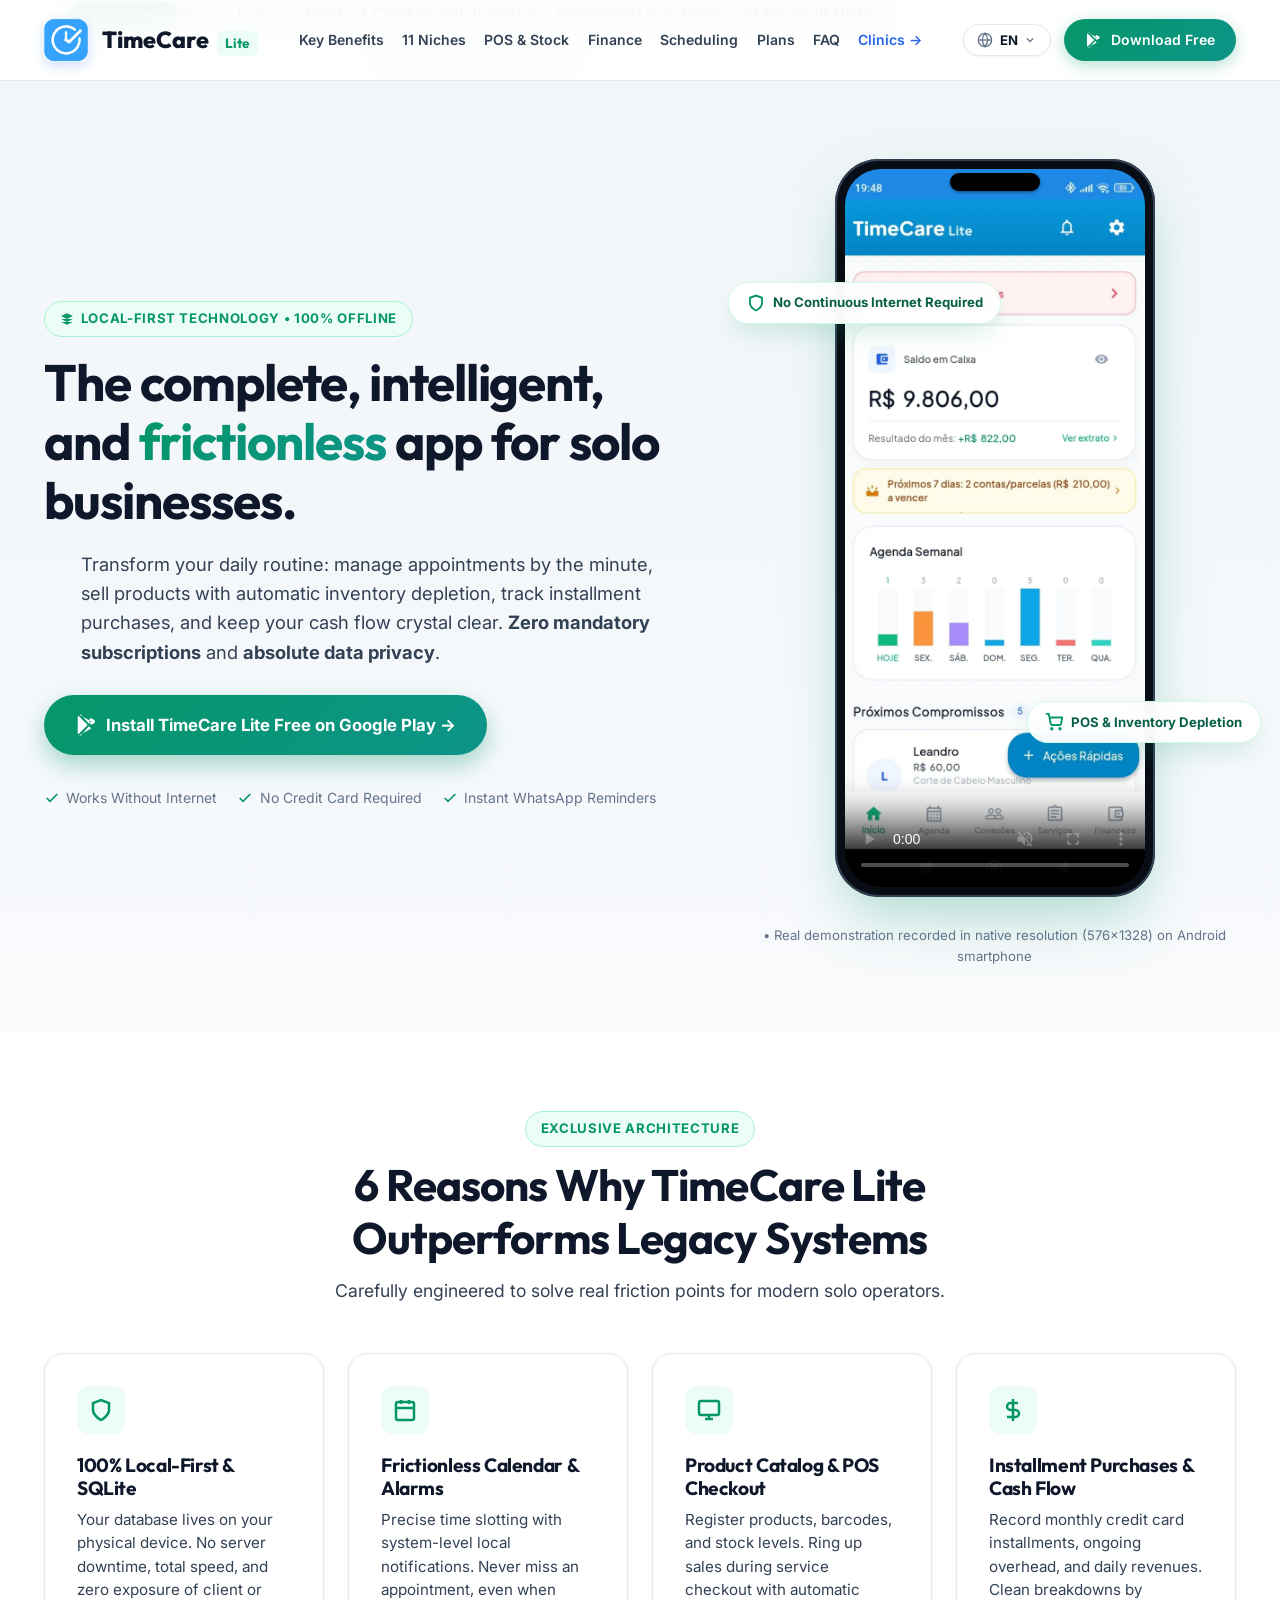
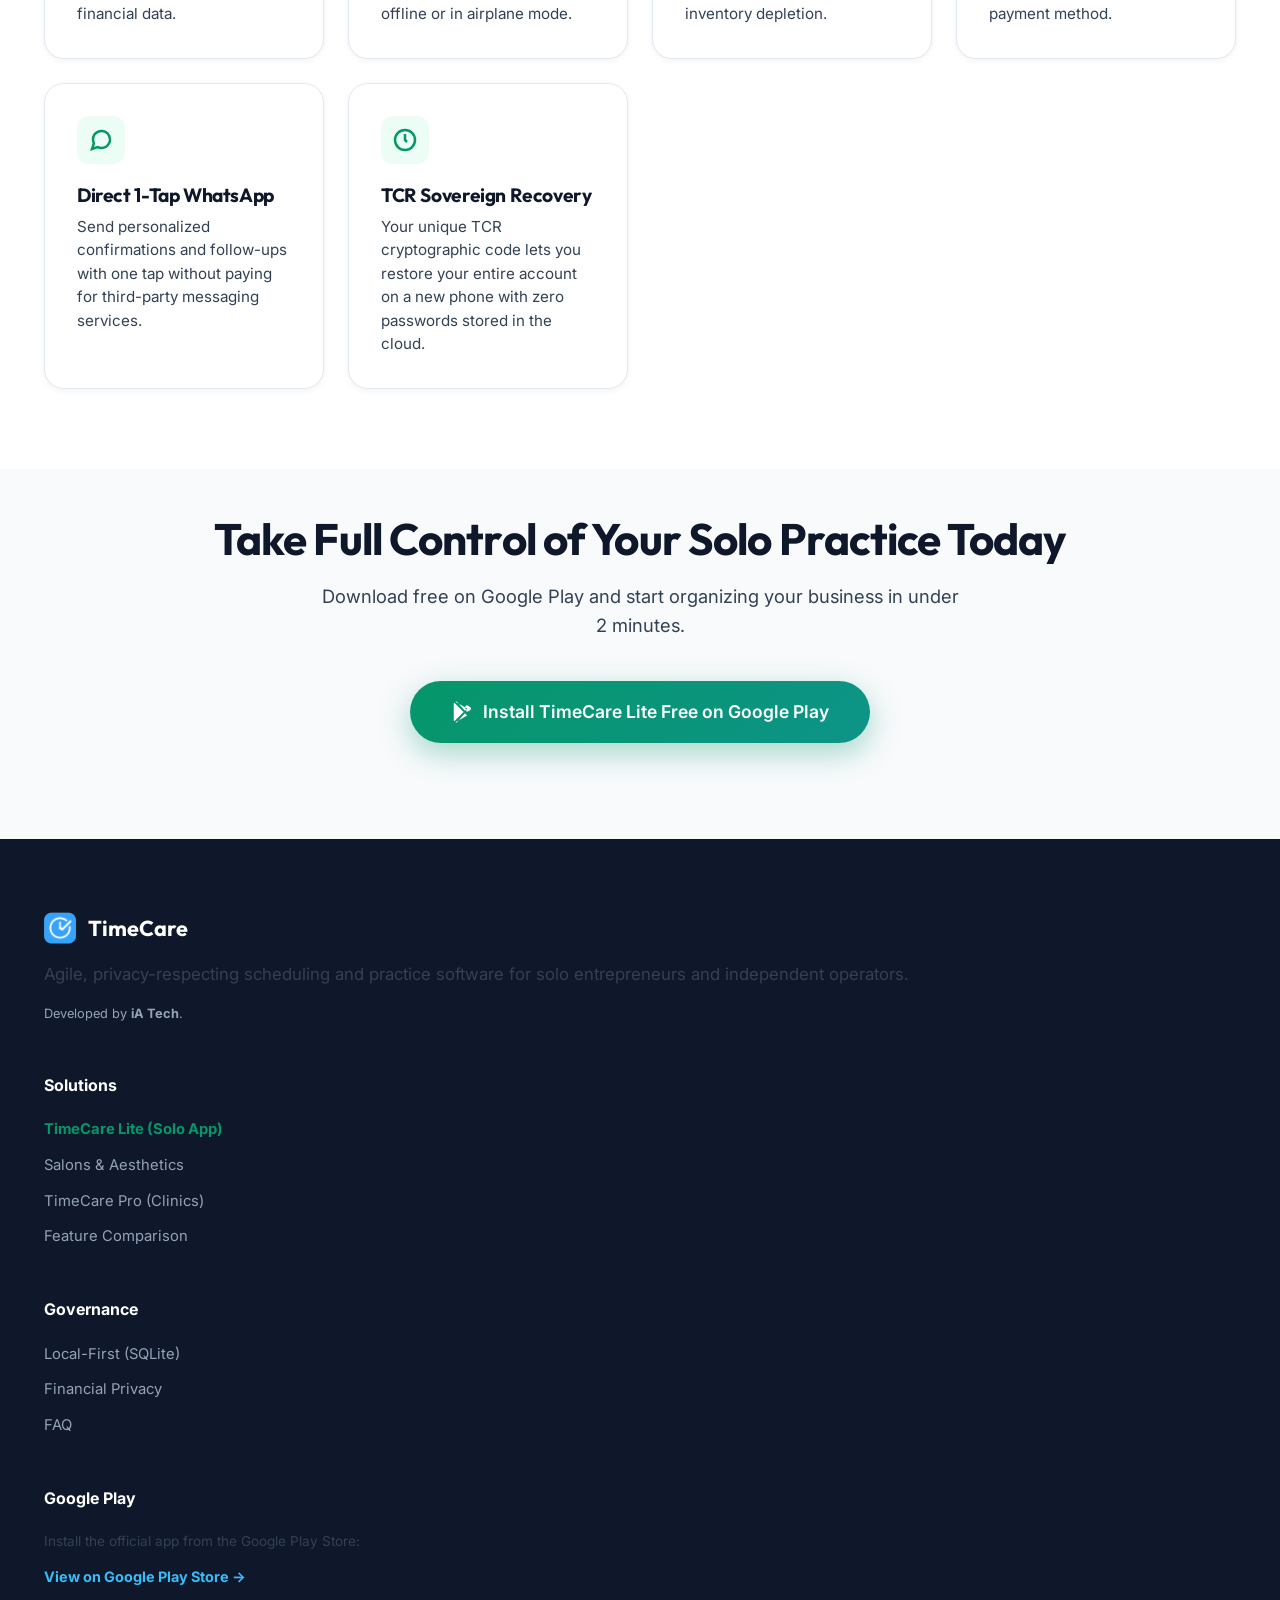
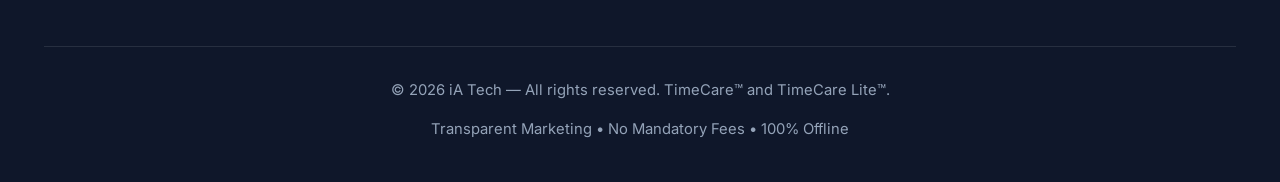
<file: en/lite.html>
<!DOCTYPE html>
<html lang="en">

<head>
  <meta charset="UTF-8">
  <meta name="viewport" content="width=device-width, initial-scale=1.0">
  <title>TimeCare Lite | Complete Solo Practice & Booking App - 100% Offline</title>

  <!-- Primary SEO Meta Tags -->
  <meta name="title" content="TimeCare Lite | Complete Solo Practice & Booking App - 100% Offline">
  <meta name="description"
    content="No internet? Works 100%! Smart calendar, product catalog with inventory, installment purchases, POS checkout, and daily cash flow at your fingertips. Free download on Android.">
  <meta name="keywords"
    content="solo practice software, offline scheduling app, POS for small business, inventory tracker app, appointment reminder WhatsApp, TimeCare Lite, salon booking app, dental solo app">
  <meta name="author" content="iA Tech">
  <meta name="robots" content="index, follow">
  <link rel="canonical" href="https://timecare.com.br/en/lite.html">

  <!-- Multilingual Hreflang Tags -->
  <link rel="alternate" hreflang="pt-BR" href="https://timecare.com.br/lite.html" />
  <link rel="alternate" hreflang="en" href="https://timecare.com.br/en/lite.html" />
  <link rel="alternate" hreflang="es" href="https://timecare.com.br/es/lite.html" />
  <link rel="alternate" hreflang="x-default" href="https://timecare.com.br/lite.html" />

  <!-- Open Graph / Facebook / WhatsApp -->
  <meta property="og:type" content="website">
  <meta property="og:url" content="https://timecare.com.br/en/lite.html">
  <meta property="og:title" content="TimeCare Lite | Complete Solo Practice & Booking App - 100% Offline">
  <meta property="og:description"
    content="No internet? Works 100%! Fast scheduling, inventory POS, installment tracking, and cash ledger. Free on Google Play.">
  <meta property="og:image" content="../logo/logo.webp">
  <meta property="og:locale" content="en_US">
  <meta property="og:site_name" content="TimeCare Lite">

  <!-- Twitter Card -->
  <meta property="twitter:card" content="summary_large_image">
  <meta property="twitter:url" content="https://timecare.com.br/en/lite.html">
  <meta property="twitter:title" content="TimeCare Lite | Complete Solo Practice & Booking App">
  <meta property="twitter:description"
    content="100% Local-First on Android. Scheduling, inventory, POS, and financial control with total data privacy.">
  <meta property="twitter:image" content="../logo/logo.webp">

  <!-- Favicon -->
  <link rel="icon" type="image/webp" href="../logo/logo.webp">
  <link rel="apple-touch-icon" href="../logo/logo.webp">

  <!-- Google Fonts (Inter & Outfit) -->
  <link rel="preconnect" href="https://fonts.googleapis.com">
  <link rel="preconnect" href="https://fonts.gstatic.com" crossorigin>
  <link
    href="https://fonts.googleapis.com/css2?family=Inter:wght@400;500;600;700&family=Outfit:wght@600;700;800&display=swap"
    rel="stylesheet">

  <!-- Main CSS Stylesheet -->
  <link rel="stylesheet" href="../styles/main.css">

  <!-- Google tag (gtag.js) -->
  <script async src="https://www.googletagmanager.com/gtag/js?id=GT-W6NLGSJX"></script>
  <script>
    window.dataLayer = window.dataLayer || [];
    function gtag() { dataLayer.push(arguments); }
    gtag('js', new Date());

    gtag('config', 'GT-W6NLGSJX');
  </script>
</head>

<body class="has-campaign-bar">

  <!-- Top Announcement Bar -->
  <aside class="campaign-bar" aria-label="TimeCare Lite Updates">
    <div class="campaign-bar-text">
      <span class="campaign-bar-badge" style="background: #10b981; color: #ffffff;">New Release</span>
      <span>Latest features: <strong>Product Catalog with Inventory</strong>, <strong>Installment Purchases</strong> & <strong>11 Pre-built Niches</strong>!</span>
      <a href="https://play.google.com/store/apps/details?id=br.com.iatech.timecare_lite&pcampaignid=web_share"
        target="_blank" rel="noopener noreferrer" class="campaign-bar-link track-playstore-download" data-download-source="top_banner">
        Get It Free on Google Play &rarr;
      </a>
    </div>
  </aside>

  <!-- Ambient Glow Effects -->
  <div class="ambient-glow glow-top-left" style="background: radial-gradient(circle, #d1fae5, transparent 70%);" aria-hidden="true"></div>
  <div class="ambient-glow glow-mid-right" style="background: radial-gradient(circle, #ccfbf1, transparent 70%);" aria-hidden="true"></div>
  <div class="ambient-glow glow-bottom-left" style="background: radial-gradient(circle, #dcfce7, transparent 70%);" aria-hidden="true"></div>

  <!-- Header & Navbar -->
  <header class="navbar" id="navbar">
    <div class="container navbar-container">
      <a href="index.html" class="navbar-brand" title="TimeCare Lite - Home">
        <img src="../logo/logo.webp" alt="TimeCare Logo" class="navbar-logo" width="44" height="44">
        <span>TimeCare <span style="font-size: 0.85rem; font-weight: 700; color: #059669; background: #ecfdf5; padding: 0.2rem 0.55rem; border-radius: 6px; margin-left: 0.25rem;">Lite</span></span>
      </a>

      <nav aria-label="Main Navigation">
        <ul class="navbar-nav">
          <li><a href="#diferenciais" class="nav-link">Key Benefits</a></li>
          <li><a href="#segmentos" class="nav-link">11 Niches</a></li>
          <li><a href="#pdv-estoque" class="nav-link">POS & Stock</a></li>
          <li><a href="#financeiro" class="nav-link">Finance</a></li>
          <li><a href="#agenda-alarmes" class="nav-link">Scheduling</a></li>
          <li><a href="#precos" class="nav-link">Plans</a></li>
          <li><a href="#faq" class="nav-link">FAQ</a></li>
          <li><a href="clinica.html" class="nav-link" style="color: #2563eb; font-weight: 600;">Clinics &rarr;</a></li>
        </ul>
      </nav>

      <div class="nav-actions">
        <!-- Language Selector -->
        <div class="lang-selector" id="lang-selector">
          <button type="button" class="lang-btn" aria-label="Select language" aria-expanded="false">
            <svg class="globe-icon" width="16" height="16" viewBox="0 0 24 24" fill="none" stroke="currentColor" stroke-width="2">
              <circle cx="12" cy="12" r="10"></circle>
              <line x1="2" y1="12" x2="22" y2="12"></line>
              <path d="M12 2a15.3 15.3 0 0 1 4 10 15.3 15.3 0 0 1-4 10 15.3 15.3 0 0 1-4-10 15.3 15.3 0 0 1 4-10z"></path>
            </svg>
            <span>EN</span>
            <svg class="chevron-icon" width="12" height="12" viewBox="0 0 24 24" fill="none" stroke="currentColor" stroke-width="2.5">
              <polyline points="6 9 12 15 18 9"></polyline>
            </svg>
          </button>
          <div class="lang-dropdown">
            <a href="../lite.html" class="lang-item" data-lang="pt">
              <span class="lang-flag">🇧🇷</span>
              <span>Português</span>
              <span class="lang-tag">PT</span>
            </a>
            <a href="lite.html" class="lang-item active" data-lang="en">
              <span class="lang-flag">🇺🇸</span>
              <span>English</span>
              <span class="lang-tag">EN</span>
            </a>
            <a href="../es/lite.html" class="lang-item" data-lang="es">
              <span class="lang-flag">🇪🇸</span>
              <span>Español</span>
              <span class="lang-tag">ES</span>
            </a>
            <span class="lang-item" style="opacity: 0.5; cursor: default;">
              <span class="lang-flag">🇫🇷</span>
              <span>Français</span>
              <span class="lang-tag">Soon</span>
            </span>
            <span class="lang-item" style="opacity: 0.5; cursor: default;">
              <span class="lang-flag">🇩🇪</span>
              <span>Deutsch</span>
              <span class="lang-tag">Soon</span>
            </span>
            <span class="lang-item" style="opacity: 0.5; cursor: default;">
              <span class="lang-flag">🇮🇹</span>
              <span>Italiano</span>
              <span class="lang-tag">Soon</span>
            </span>
          </div>
        </div>

        <a href="https://play.google.com/store/apps/details?id=br.com.iatech.timecare_lite&pcampaignid=web_share"
          target="_blank" rel="noopener noreferrer" class="btn btn-lite btn-sm track-playstore-download" data-download-source="navbar_cta">
          <svg width="16" height="16" viewBox="0 0 24 24" fill="currentColor">
            <path
              d="M3.609 1.814L13.792 12 3.61 22.186a1.986 1.986 0 0 1-.61-1.414V3.228c0-.53.21-1.04.609-1.414zM15.206 13.414l2.42 2.42-12.822 7.4c.594.34 1.34.27 1.866-.17l8.536-9.65zm0-2.828l-8.536-9.65A1.99 1.99 0 0 0 4.804.766l12.822 7.4-2.42 2.42zm2.122 1.414l3.52-2.03a1.997 1.997 0 0 0 0-3.46l-3.52-2.03-2.12 2.12 2.12 5.4z" />
          </svg>
          Download Free
        </a>
      </div>

      <button class="mobile-menu-toggle" aria-label="Open Navigation Menu" aria-expanded="false">
        <svg width="24" height="24" viewBox="0 0 24 24" fill="none" stroke="currentColor" stroke-width="2"
          stroke-linecap="round" stroke-linejoin="round">
          <line x1="3" y1="12" x2="21" y2="12"></line>
          <line x1="3" y1="6" x2="21" y2="6"></line>
          <line x1="3" y1="18" x2="21" y2="18"></line>
        </svg>
      </button>
    </div>
  </header>

  <main id="inicio">

    <!-- Hero Section with Real Video Demonstration Mockup -->
    <section class="hero-section" style="padding-top: 3.5rem; padding-bottom: 4rem;">
      <div class="container">
        <div class="lite-hero-grid">
          
          <!-- Hero Copy Left -->
          <div class="hero-content scroll-reveal" style="text-align: left; max-width: 100%;">
            <div class="badge badge-lite" style="margin-bottom: 1rem;">
              <svg width="14" height="14" viewBox="0 0 24 24" fill="currentColor">
                <path d="M12 2L2 7l10 5 10-5-10-5zM2 17l10 5 10-5M2 12l10 5 10-5" />
              </svg>
              Local-First Technology &bull; 100% Offline
            </div>

            <h1 class="hero-title" style="font-size: clamp(2.1rem, 4.2vw, 3.2rem); line-height: 1.15; margin-bottom: 1.25rem;">
              The complete, intelligent, and <span style="background: var(--lite-gradient); -webkit-background-clip: text; -webkit-text-fill-color: transparent;">frictionless</span> app for solo businesses.
            </h1>

            <p class="hero-description" style="font-size: 1.15rem; color: var(--text-secondary); max-width: 580px; margin-bottom: 1.75rem;">
              Transform your daily routine: manage appointments by the minute, sell products with automatic inventory depletion, track installment purchases, and keep your cash flow crystal clear. <strong>Zero mandatory subscriptions</strong> and <strong>absolute data privacy</strong>.
            </p>

            <div class="hero-cta-group" style="justify-content: flex-start; margin-bottom: 2rem; gap: 1rem;">
              <a href="https://play.google.com/store/apps/details?id=br.com.iatech.timecare_lite&pcampaignid=web_share"
                target="_blank" rel="noopener noreferrer" class="btn btn-lite btn-lg track-playstore-download" data-download-source="hero_main_cta"
                style="box-shadow: 0 10px 25px rgba(5, 150, 105, 0.35); font-weight: 700; padding: 0.95rem 1.85rem;">
                <svg width="22" height="22" viewBox="0 0 24 24" fill="currentColor">
                  <path
                    d="M3.609 1.814L13.792 12 3.61 22.186a1.986 1.986 0 0 1-.61-1.414V3.228c0-.53.21-1.04.609-1.414zM15.206 13.414l2.42 2.42-12.822 7.4c.594.34 1.34.27 1.866-.17l8.536-9.65zm0-2.828l-8.536-9.65A1.99 1.99 0 0 0 4.804.766l12.822 7.4-2.42 2.42zm2.122 1.414l3.52-2.03a1.997 1.997 0 0 0 0-3.46l-3.52-2.03-2.12 2.12 2.12 5.4z" />
                </svg>
                Install TimeCare Lite Free on Google Play &rarr;
              </a>
            </div>

            <!-- Trust Pills -->
            <div class="hero-trust-row" style="display: flex; flex-wrap: wrap; gap: 1.25rem; font-size: 0.875rem; color: var(--text-muted);">
              <span style="display: inline-flex; align-items: center; gap: 0.4rem;">
                <svg width="16" height="16" viewBox="0 0 24 24" fill="none" stroke="#059669" stroke-width="2.5"><polyline points="20 6 9 17 4 12"></polyline></svg>
                Works Without Internet
              </span>
              <span style="display: inline-flex; align-items: center; gap: 0.4rem;">
                <svg width="16" height="16" viewBox="0 0 24 24" fill="none" stroke="#059669" stroke-width="2.5"><polyline points="20 6 9 17 4 12"></polyline></svg>
                No Credit Card Required
              </span>
              <span style="display: inline-flex; align-items: center; gap: 0.4rem;">
                <svg width="16" height="16" viewBox="0 0 24 24" fill="none" stroke="#059669" stroke-width="2.5"><polyline points="20 6 9 17 4 12"></polyline></svg>
                Instant WhatsApp Reminders
              </span>
            </div>
          </div>

          <!-- Hero Video Mockup Right -->
          <div class="scroll-reveal">
            <div class="phone-mockup-wrapper">
              
              <!-- Floating Micro-Badge 1 -->
              <div class="floating-pill floating-pill-left">
                <svg width="18" height="18" viewBox="0 0 24 24" fill="none" stroke="#059669" stroke-width="2.5">
                  <path d="M12 22s8-4 8-10V5l-8-3-8 3v7c0 6 8 10 8 10z"></path>
                </svg>
                <span>No Continuous Internet Required</span>
              </div>

              <!-- Smartphone Frame with Real Video -->
              <div class="phone-mockup-frame">
                <div class="phone-mockup-notch"></div>
                <video class="phone-mockup-video" autoplay muted loop playsinline controls
                  poster="../timecare_lite_novas/1. Dashboard.webp">
                  <source src="../timecare_lite_novas/Video captura real de uso do app em 576 por 1328.mp4" type="video/mp4">
                  Your browser does not support directly playing this video.
                </video>
              </div>

              <!-- Floating Micro-Badge 2 -->
              <div class="floating-pill floating-pill-right">
                <svg width="18" height="18" viewBox="0 0 24 24" fill="none" stroke="#059669" stroke-width="2.5">
                  <circle cx="9" cy="21" r="1"></circle>
                  <circle cx="20" cy="21" r="1"></circle>
                  <path d="M1 1h4l2.68 13.39a2 2 0 0 0 2 1.61h9.72a2 2 0 0 0 2-1.61L23 6H6"></path>
                </svg>
                <span>POS &amp; Inventory Depletion</span>
              </div>

            </div>
            <p style="text-align: center; font-size: 0.825rem; color: var(--text-muted); margin-top: 0.75rem;">
              &bull; Real demonstration recorded in native resolution (576x1328) on Android smartphone
            </p>
          </div>
        </div>
      </div>
    </section>

    <!-- Key Differentials (6 Pillars) -->
    <section class="section" id="diferenciais" style="background: #ffffff; padding: 5rem 0;">
      <div class="container">
        <div class="section-header scroll-reveal">
          <span class="badge badge-lite">Exclusive Architecture</span>
          <h2>6 Reasons Why TimeCare Lite Outperforms Legacy Systems</h2>
          <p>Carefully engineered to solve real friction points for modern solo operators.</p>
        </div>

        <div class="salon-benefits-grid scroll-reveal">
          <div class="salon-benefit-card">
            <div class="salon-benefit-icon">
              <svg width="24" height="24" viewBox="0 0 24 24" fill="none" stroke="currentColor" stroke-width="2.5"><path d="M12 22s8-4 8-10V5l-8-3-8 3v7c0 6 8 10 8 10z"></path></svg>
            </div>
            <h4>100% Local-First &amp; SQLite</h4>
            <p>Your database lives on your physical device. No server downtime, total speed, and zero exposure of client or financial data.</p>
          </div>

          <div class="salon-benefit-card">
            <div class="salon-benefit-icon">
              <svg width="24" height="24" viewBox="0 0 24 24" fill="none" stroke="currentColor" stroke-width="2.5"><rect x="3" y="4" width="18" height="18" rx="2" ry="2"></rect><line x1="16" y1="2" x2="16" y2="6"></line><line x1="8" y1="2" x2="8" y2="6"></line><line x1="3" y1="10" x2="21" y2="10"></line></svg>
            </div>
            <h4>Frictionless Calendar &amp; Alarms</h4>
            <p>Precise time slotting with system-level local notifications. Never miss an appointment, even when offline or in airplane mode.</p>
          </div>

          <div class="salon-benefit-card">
            <div class="salon-benefit-icon">
              <svg width="24" height="24" viewBox="0 0 24 24" fill="none" stroke="currentColor" stroke-width="2.5"><rect x="2" y="3" width="20" height="14" rx="2"></rect><line x1="8" y1="21" x2="16" y2="21"></line><line x1="12" y1="17" x2="12" y2="21"></line></svg>
            </div>
            <h4>Product Catalog &amp; POS Checkout</h4>
            <p>Register products, barcodes, and stock levels. Ring up sales during service checkout with automatic inventory depletion.</p>
          </div>

          <div class="salon-benefit-card">
            <div class="salon-benefit-icon">
              <svg width="24" height="24" viewBox="0 0 24 24" fill="none" stroke="currentColor" stroke-width="2.5"><line x1="12" y1="1" x2="12" y2="23"></line><path d="M17 5H9.5a3.5 3.5 0 0 0 0 7h5a3.5 3.5 0 0 1 0 7H6"></path></svg>
            </div>
            <h4>Installment Purchases &amp; Cash Flow</h4>
            <p>Record monthly credit card installments, ongoing overhead, and daily revenues. Clean breakdowns by payment method.</p>
          </div>

          <div class="salon-benefit-card">
            <div class="salon-benefit-icon">
              <svg width="24" height="24" viewBox="0 0 24 24" fill="none" stroke="currentColor" stroke-width="2.5"><path d="M21 11.5a8.38 8.38 0 0 1-.9 3.8 8.5 8.5 0 0 1-7.6 4.7 8.38 8.38 0 0 1-3.8-.9L3 21l1.9-5.7a8.38 8.38 0 0 1-.9-3.8 8.5 8.5 0 0 1 4.7-7.6 8.38 8.38 0 0 1 3.8-.9h.5a8.48 8.48 0 0 1 8 8v.5z"></path></svg>
            </div>
            <h4>Direct 1-Tap WhatsApp</h4>
            <p>Send personalized confirmations and follow-ups with one tap without paying for third-party messaging services.</p>
          </div>

          <div class="salon-benefit-card">
            <div class="salon-benefit-icon">
              <svg width="24" height="24" viewBox="0 0 24 24" fill="none" stroke="currentColor" stroke-width="2.5"><circle cx="12" cy="12" r="10"></circle><polyline points="12 6 12 12 14 14"></polyline></svg>
            </div>
            <h4>TCR Sovereign Recovery</h4>
            <p>Your unique TCR cryptographic code lets you restore your entire account on a new phone with zero passwords stored in the cloud.</p>
          </div>
        </div>
      </div>
    </section>

    <!-- Bottom CTA Bar -->
    <section class="section" style="padding-bottom: 6rem; text-align: center;">
      <div class="container scroll-reveal">
        <h2 style="font-size: clamp(2rem, 3.5vw, 2.75rem); margin-bottom: 1rem;">
          Take Full Control of Your Solo Practice Today
        </h2>
        <p style="max-width: 650px; margin: 0 auto 2.5rem auto; font-size: 1.15rem;">
          Download free on Google Play and start organizing your business in under 2 minutes.
        </p>

        <a href="https://play.google.com/store/apps/details?id=br.com.iatech.timecare_lite&pcampaignid=web_share"
          target="_blank" rel="noopener noreferrer" class="btn btn-lite btn-lg track-playstore-download" data-download-source="bottom_cta"
          style="padding: 1rem 2.5rem; font-size: 1.1rem; box-shadow: 0 10px 30px rgba(5, 150, 105, 0.35);">
          <svg width="22" height="22" viewBox="0 0 24 24" fill="currentColor">
            <path
              d="M3.609 1.814L13.792 12 3.61 22.186a1.986 1.986 0 0 1-.61-1.414V3.228c0-.53.21-1.04.609-1.414zM15.206 13.414l2.42 2.42-12.822 7.4c.594.34 1.34.27 1.866-.17l8.536-9.65zm0-2.828l-8.536-9.65A1.99 1.99 0 0 0 4.804.766l12.822 7.4-2.42 2.42zm2.122 1.414l3.52-2.03a1.997 1.997 0 0 0 0-3.46l-3.52-2.03-2.12 2.12 2.12 5.4z" />
          </svg>
          Install TimeCare Lite Free on Google Play
        </a>
      </div>
    </section>

  </main>

  <!-- Sticky Mobile CTA -->
  <aside class="sticky-mobile-cta" id="sticky-mobile-cta" aria-label="Quick Download">
    <div class="sticky-mobile-info">
      <span class="sticky-mobile-title">TimeCare Lite</span>
      <span class="sticky-mobile-sub">★ Free on Android</span>
    </div>
    <a href="https://play.google.com/store/apps/details?id=br.com.iatech.timecare_lite&pcampaignid=web_share"
      target="_blank" rel="noopener noreferrer" class="sticky-mobile-btn track-playstore-download" data-download-source="sticky_mobile">
      <svg width="16" height="16" viewBox="0 0 24 24" fill="currentColor">
        <path
          d="M3.609 1.814L13.792 12 3.61 22.186a1.986 1.986 0 0 1-.61-1.414V3.228c0-.53.21-1.04.609-1.414zM15.206 13.414l2.42 2.42-12.822 7.4c.594.34 1.34.27 1.866-.17l8.536-9.65zm0-2.828l-8.536-9.65A1.99 1.99 0 0 0 4.804.766l12.822 7.4-2.42 2.42zm2.122 1.414l3.52-2.03a1.997 1.997 0 0 0 0-3.46l-3.52-2.03-2.12 2.12 2.12 5.4z" />
      </svg>
      Download Free
    </a>
  </aside>

  <!-- Footer -->
  <footer class="site-footer">
    <div class="container">
      <div class="footer-grid">
        <div class="footer-brand">
          <div class="footer-brand-logo">
            <img src="../logo/logo.webp" alt="TimeCare Logo" width="32" height="32" style="border-radius: 6px;">
            <span>TimeCare</span>
          </div>
          <p>
            Agile, privacy-respecting scheduling and practice software for solo entrepreneurs and independent operators.
          </p>
          <p style="font-size: 0.8rem; color: #94a3b8;">
            Developed by <strong>iA Tech</strong>.
          </p>
        </div>

        <div>
          <div class="footer-heading">Solutions</div>
          <ul class="footer-links">
            <li><a href="lite.html" style="font-weight: 700; color: #059669;">TimeCare Lite (Solo App)</a></li>
            <li><a href="salao.html">Salons & Aesthetics</a></li>
            <li><a href="clinica.html">TimeCare Pro (Clinics)</a></li>
            <li><a href="index.html#comparativo">Feature Comparison</a></li>
          </ul>
        </div>

        <div>
          <div class="footer-heading">Governance</div>
          <ul class="footer-links">
            <li><a href="index.html#seguranca">Local-First (SQLite)</a></li>
            <li><a href="index.html#seguranca">Financial Privacy</a></li>
            <li><a href="#faq">FAQ</a></li>
          </ul>
        </div>

        <div>
          <div class="footer-heading">Google Play</div>
          <p style="font-size: 0.85rem; margin-bottom: 0.75rem;">
            Install the official app from the Google Play Store:
          </p>
          <a href="https://play.google.com/store/apps/details?id=br.com.iatech.timecare_lite&pcampaignid=web_share"
            target="_blank" rel="noopener noreferrer" style="color: #38bdf8; font-weight: 700; font-size: 0.9rem;">
            View on Google Play Store &rarr;
          </a>
        </div>
      </div>

      <div class="footer-bottom">
        <div>
          &copy; 2026 iA Tech — All rights reserved. TimeCare&trade; and TimeCare Lite&trade;.
        </div>
        <div>
          Transparent Marketing &bull; No Mandatory Fees &bull; 100% Offline
        </div>
      </div>
    </div>
  </footer>

  <!-- Scripts -->
  <script src="../js/main.js"></script>
</body>

</html>
</file>
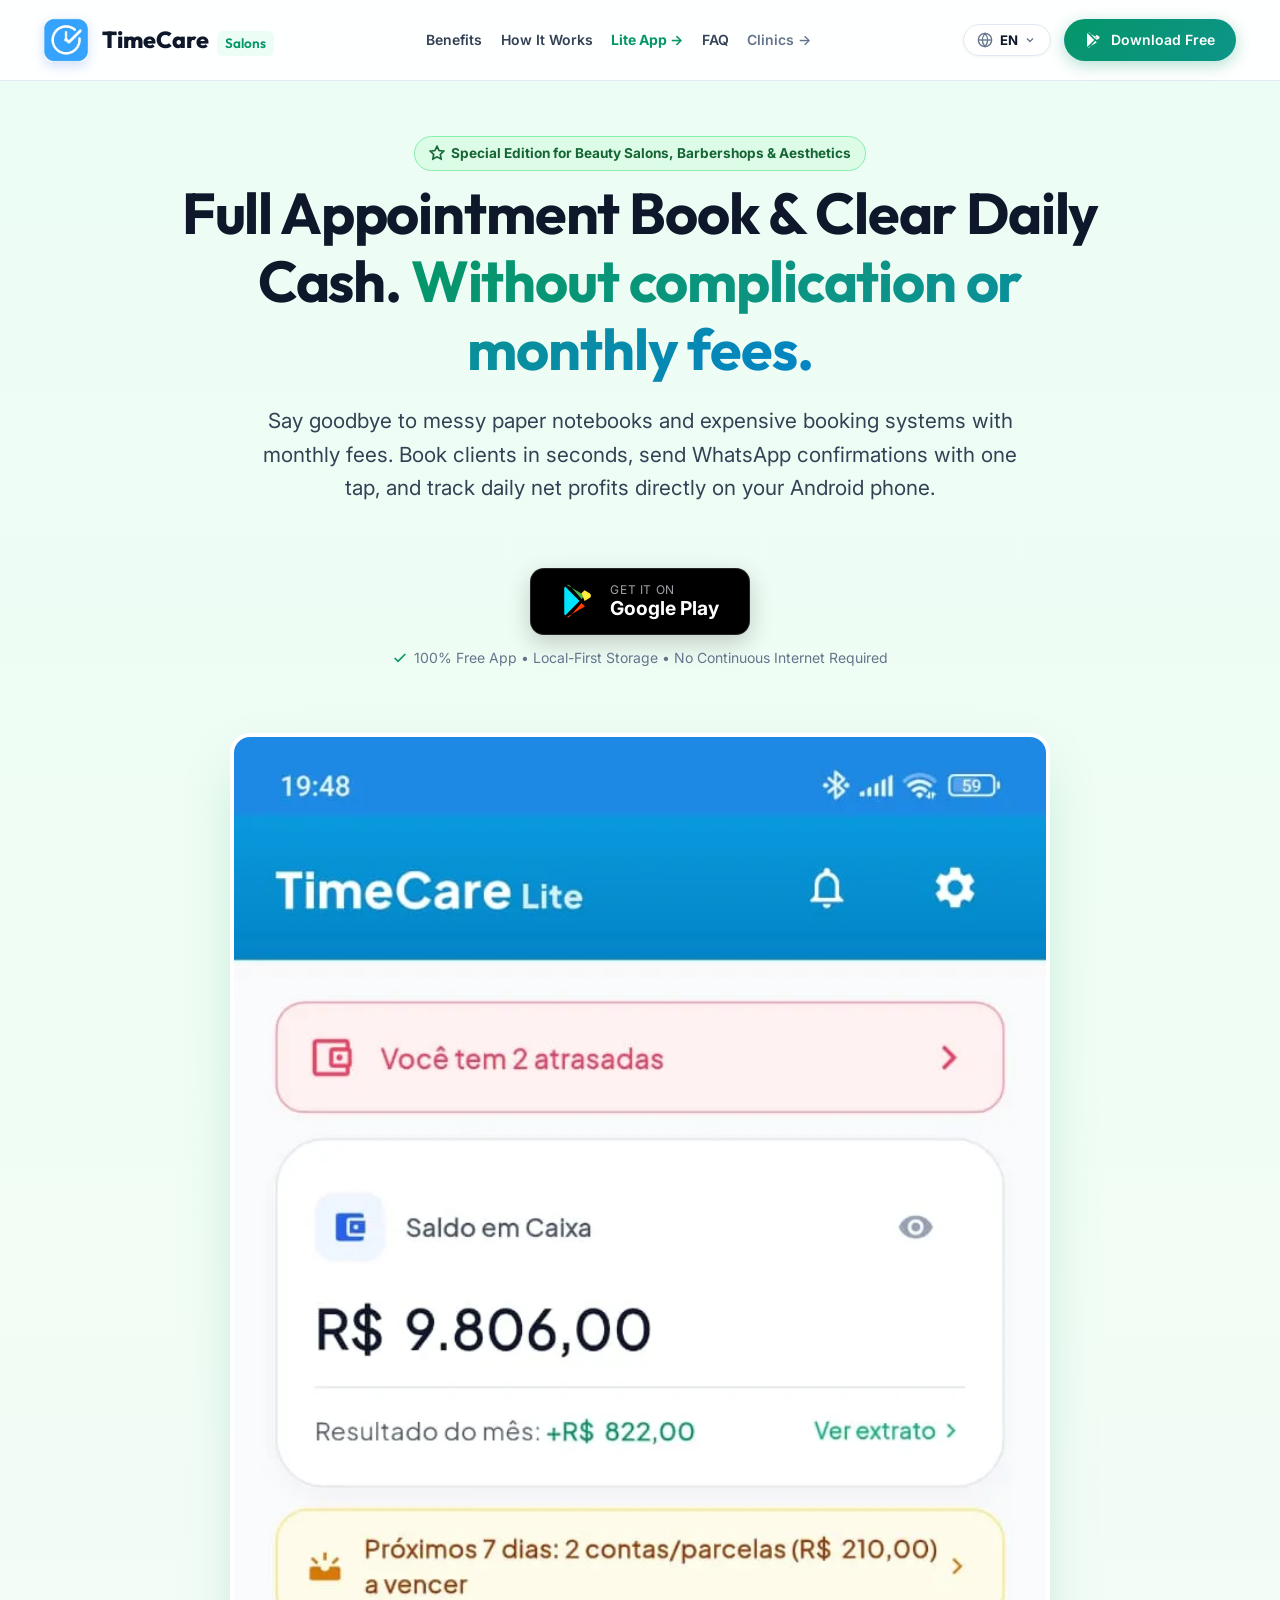
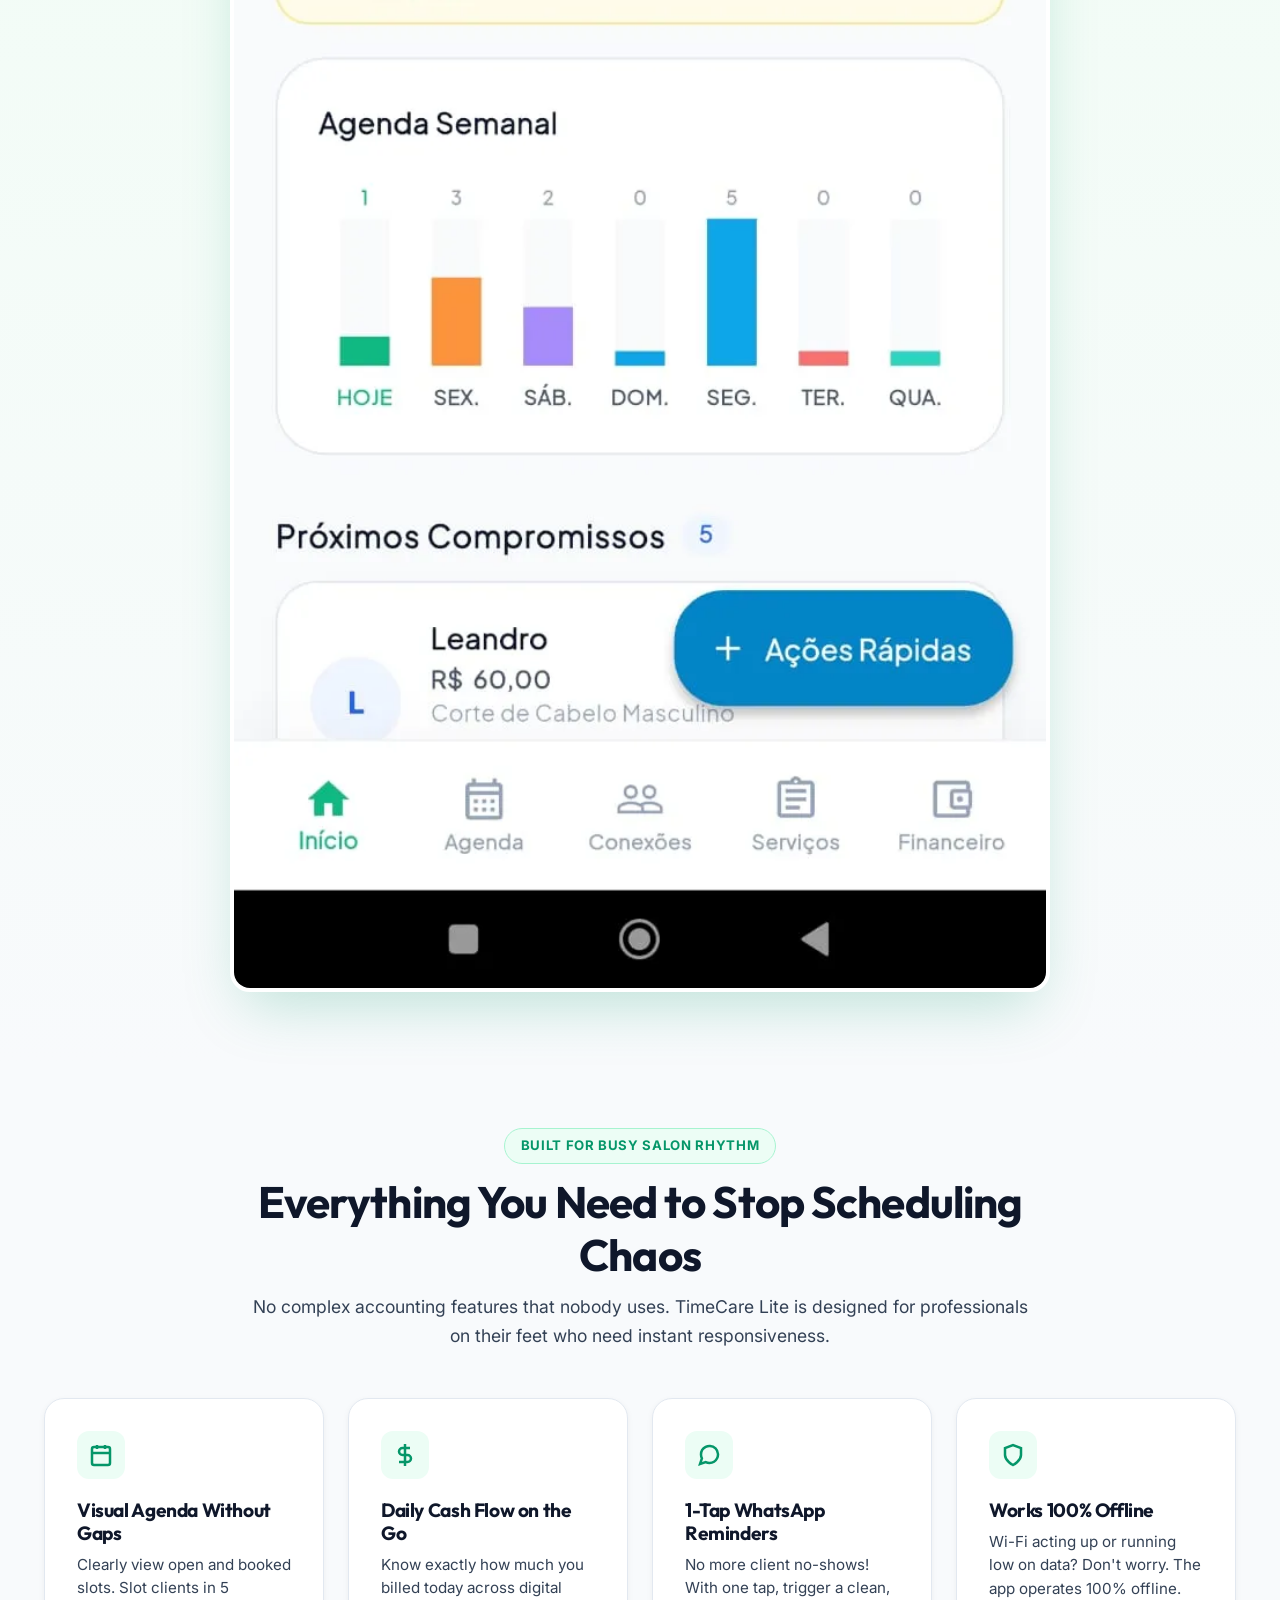
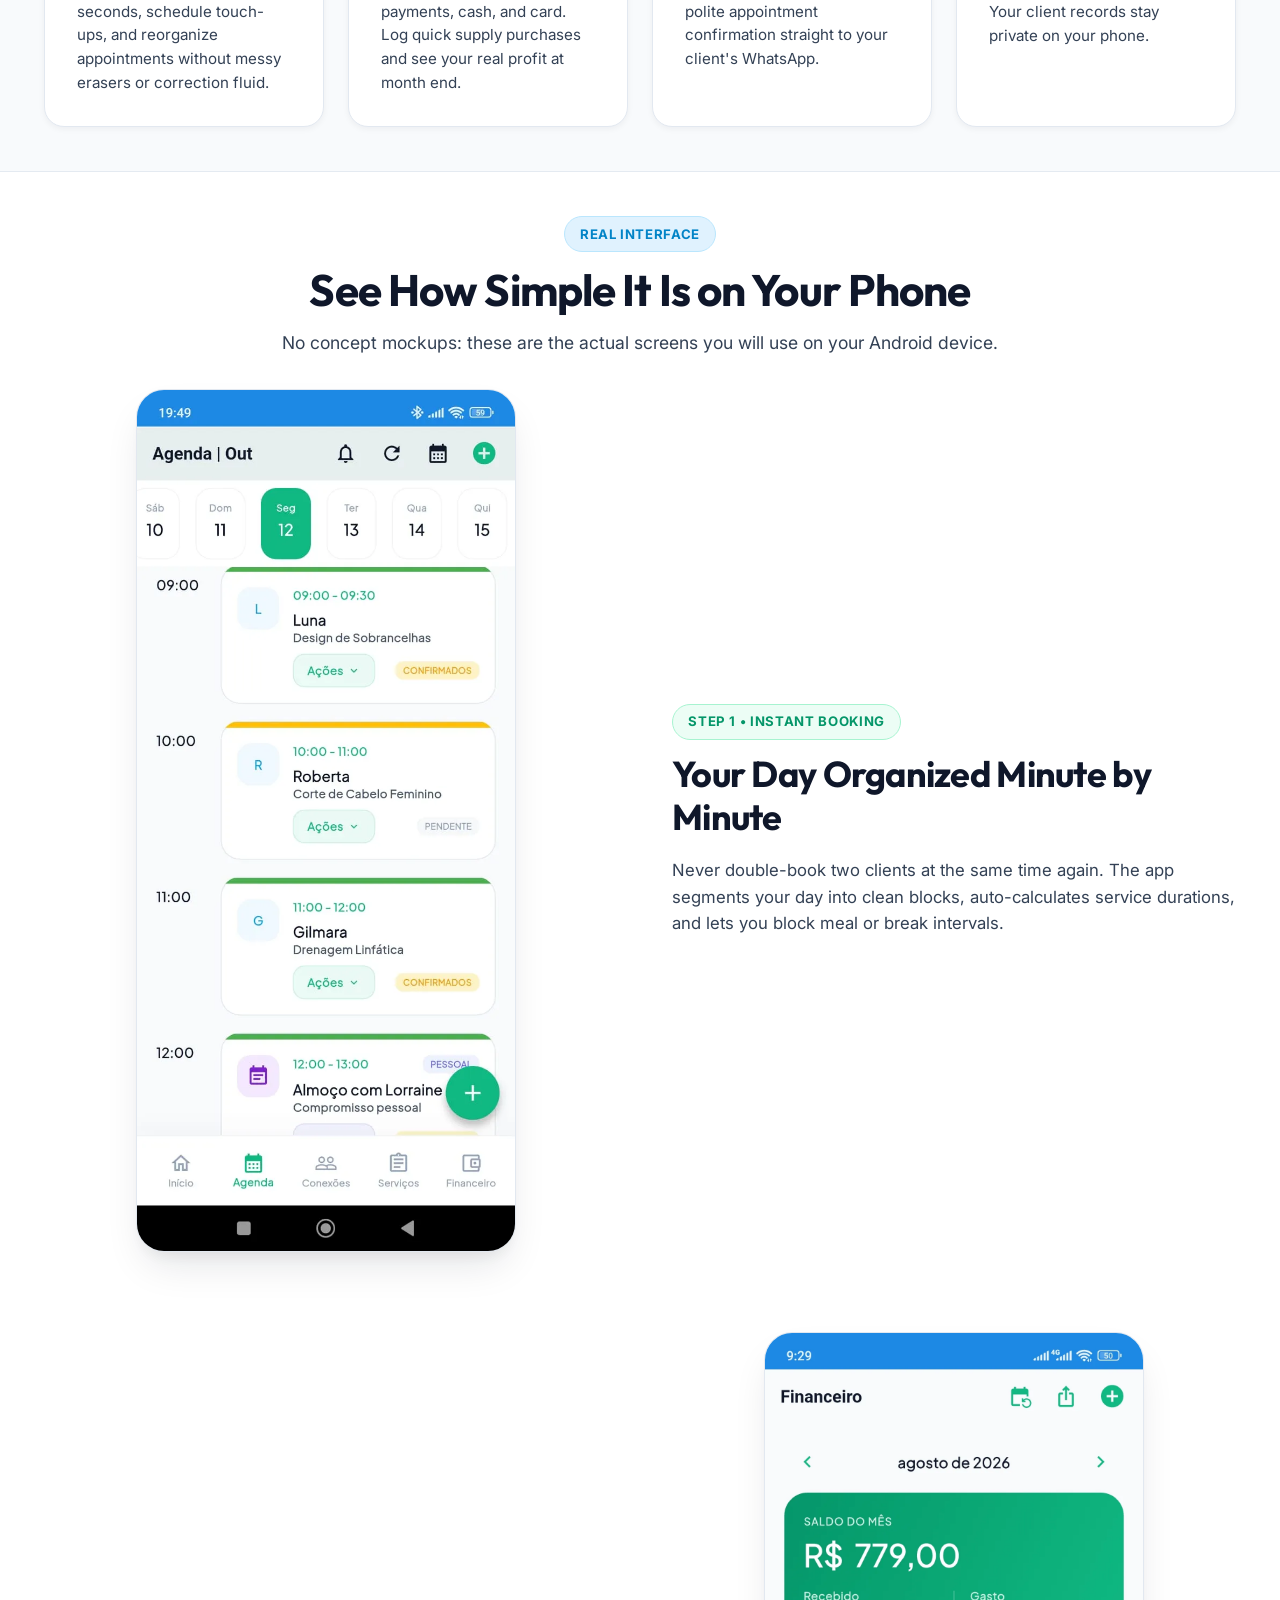
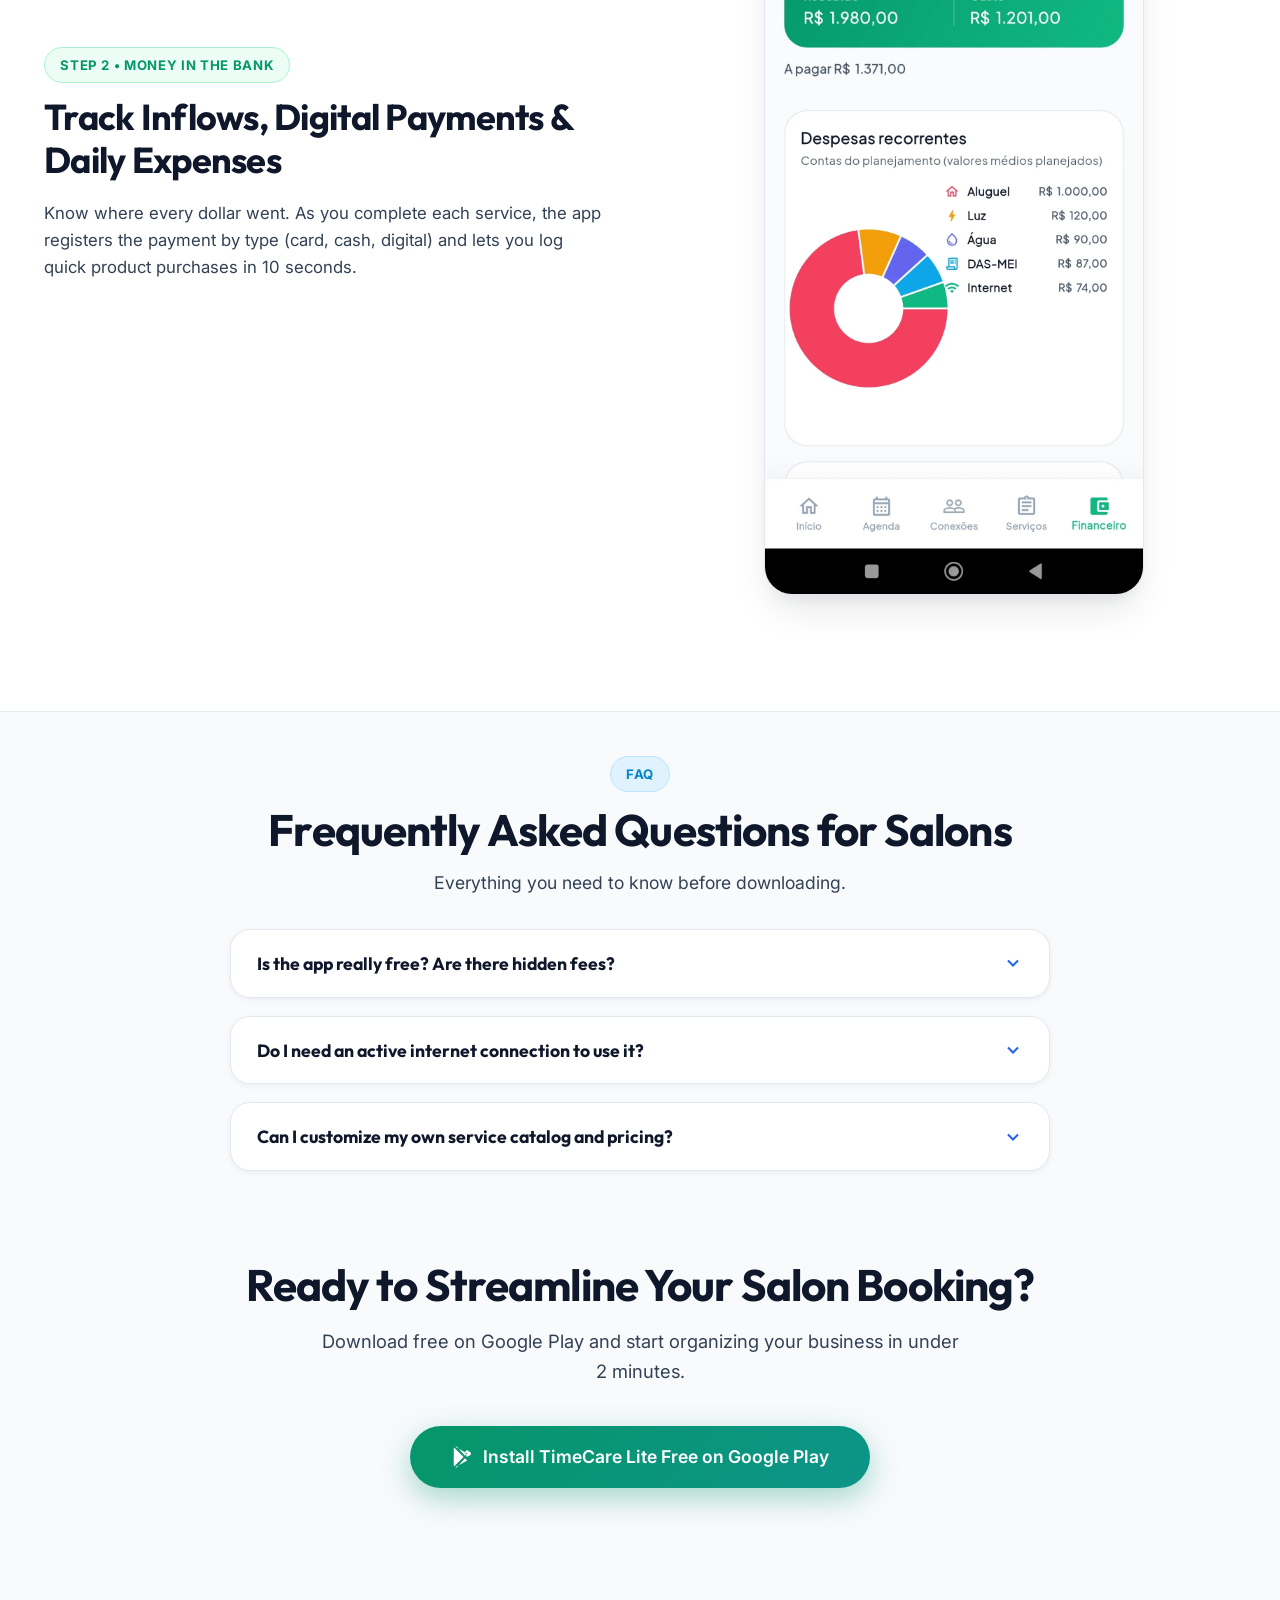
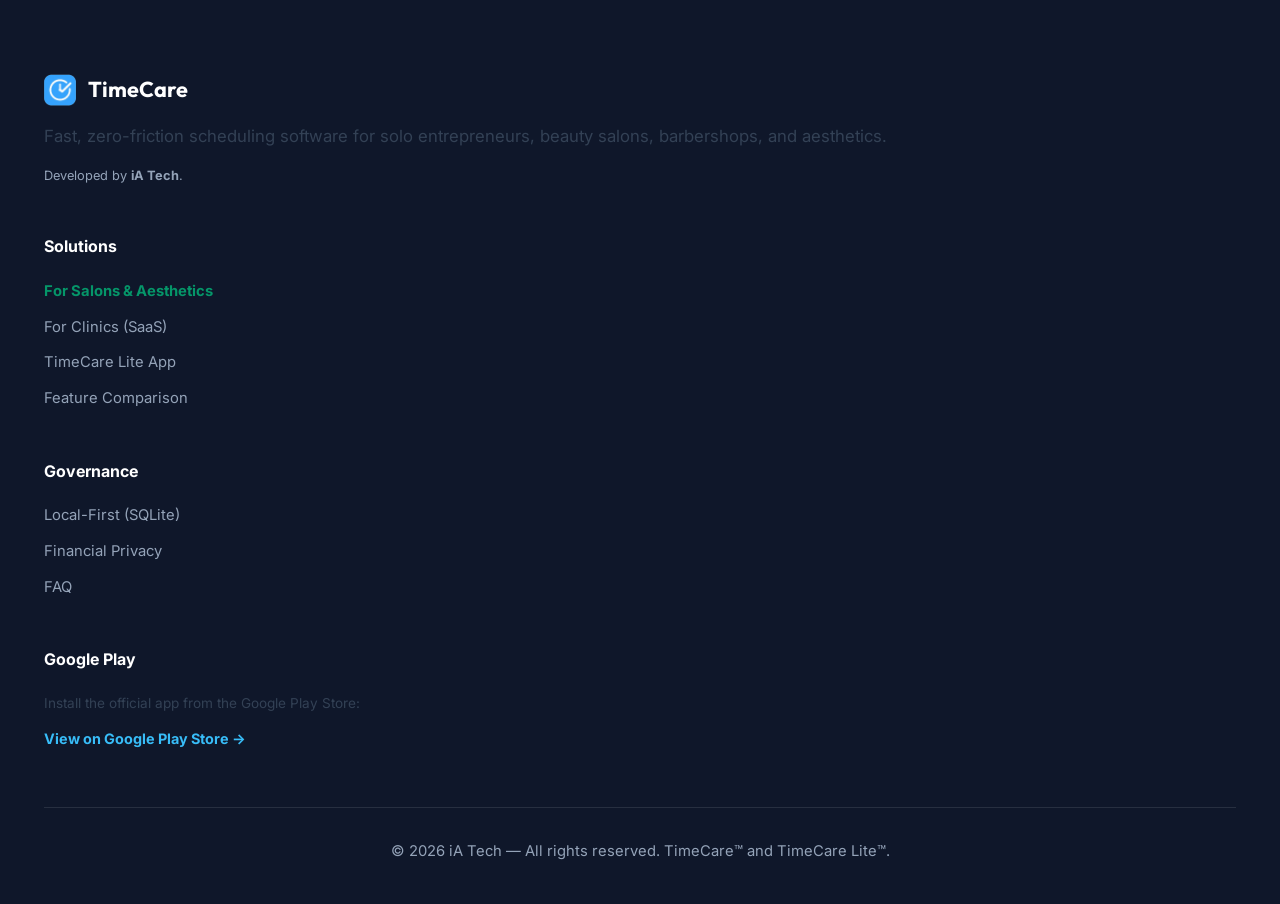
<file: en/salao.html>
<!DOCTYPE html>
<html lang="en">

<head>
  <meta charset="UTF-8">
  <meta name="viewport" content="width=device-width, initial-scale=1.0">
  <title>TimeCare for Beauty Salons & Aesthetics | Simple Booking & Cash Ledger</title>

  <!-- Primary SEO Meta Tags -->
  <meta name="title" content="TimeCare for Beauty Salons & Aesthetics | Simple Booking & Cash Ledger">
  <meta name="description"
    content="The ideal app for salon owners, hairstylists, nail artists, barbers, and estheticians. Manage your bookings without gaps, send WhatsApp reminders, and track daily cash flow 100% free on Android.">
  <meta name="keywords"
    content="salon booking app, hairstylist appointment app, nail salon scheduler, barber shop app, esthetician cash register, free salon appointment app, TimeCare Lite">
  <meta name="author" content="iA Tech">
  <meta name="robots" content="index, follow">
  <link rel="canonical" href="https://timecare.com.br/en/salao.html">

  <!-- Multilingual Hreflang Tags -->
  <link rel="alternate" hreflang="pt-BR" href="https://timecare.com.br/salao.html" />
  <link rel="alternate" hreflang="en" href="https://timecare.com.br/en/salao.html" />
  <link rel="alternate" hreflang="es" href="https://timecare.com.br/es/salao.html" />
  <link rel="alternate" hreflang="x-default" href="https://timecare.com.br/salao.html" />

  <!-- Open Graph / Facebook / WhatsApp -->
  <meta property="og:type" content="website">
  <meta property="og:url" content="https://timecare.com.br/en/salao.html">
  <meta property="og:title" content="TimeCare for Beauty Salons & Aesthetics | Simple Booking & Cash Ledger">
  <meta property="og:description"
    content="Stop losing clients in paper notebooks! Download TimeCare Lite: fast booking, daily cash ledger, and WhatsApp reminders 100% free.">
  <meta property="og:image" content="../logo/logo.webp">
  <meta property="og:locale" content="en_US">
  <meta property="og:site_name" content="TimeCare Salons">

  <!-- Favicon -->
  <link rel="icon" type="image/webp" href="../logo/logo.webp">
  <link rel="apple-touch-icon" href="../logo/logo.webp">

  <!-- Google Fonts (Inter & Outfit) -->
  <link rel="preconnect" href="https://fonts.googleapis.com">
  <link rel="preconnect" href="https://fonts.gstatic.com" crossorigin>
  <link
    href="https://fonts.googleapis.com/css2?family=Inter:wght@400;500;600;700&family=Outfit:wght@600;700;800&display=swap"
    rel="stylesheet">

  <!-- Main CSS Stylesheet -->
  <link rel="stylesheet" href="../styles/main.css">

  <!-- Google tag (gtag.js) -->
  <script async src="https://www.googletagmanager.com/gtag/js?id=GT-W6NLGSJX"></script>
  <script>
    window.dataLayer = window.dataLayer || [];
    function gtag() { dataLayer.push(arguments); }
    gtag('js', new Date());

    gtag('config', 'GT-W6NLGSJX');
  </script>
</head>

<body>

  <!-- Ambient Glow Effects -->
  <div class="ambient-glow glow-top-left" aria-hidden="true" style="background: radial-gradient(circle, #dcfce7, transparent 70%);"></div>
  <div class="ambient-glow glow-mid-right" aria-hidden="true" style="background: radial-gradient(circle, #f0fdf4, transparent 70%);"></div>

  <!-- Header & Navbar -->
  <header class="navbar" id="navbar">
    <div class="container navbar-container">
      <a href="index.html" class="navbar-brand" title="TimeCare">
        <img src="../logo/logo.webp" alt="TimeCare Logo" class="navbar-logo" width="44" height="44">
        <span>TimeCare <span style="font-size: 0.85rem; font-weight: 600; color: #059669; background: #ecfdf5; padding: 0.2rem 0.5rem; border-radius: 6px; margin-left: 0.3rem;">Salons</span></span>
      </a>

      <nav aria-label="Main Navigation">
        <ul class="navbar-nav">
          <li><a href="#beneficios" class="nav-link">Benefits</a></li>
          <li><a href="#telas" class="nav-link">How It Works</a></li>
          <li><a href="lite.html" class="nav-link" style="color: #059669; font-weight: 700;">Lite App &rarr;</a></li>
          <li><a href="#faq" class="nav-link">FAQ</a></li>
          <li><a href="clinica.html" class="nav-link" style="color: var(--text-muted);">Clinics &rarr;</a></li>
        </ul>
      </nav>

      <div class="nav-actions">
        <!-- Language Selector -->
        <div class="lang-selector" id="lang-selector">
          <button type="button" class="lang-btn" aria-label="Select language" aria-expanded="false">
            <svg class="globe-icon" width="16" height="16" viewBox="0 0 24 24" fill="none" stroke="currentColor" stroke-width="2">
              <circle cx="12" cy="12" r="10"></circle>
              <line x1="2" y1="12" x2="22" y2="12"></line>
              <path d="M12 2a15.3 15.3 0 0 1 4 10 15.3 15.3 0 0 1-4 10 15.3 15.3 0 0 1-4-10 15.3 15.3 0 0 1 4-10z"></path>
            </svg>
            <span>EN</span>
            <svg class="chevron-icon" width="12" height="12" viewBox="0 0 24 24" fill="none" stroke="currentColor" stroke-width="2.5">
              <polyline points="6 9 12 15 18 9"></polyline>
            </svg>
          </button>
          <div class="lang-dropdown">
            <a href="../salao.html" class="lang-item" data-lang="pt">
              <span class="lang-flag">🇧🇷</span>
              <span>Português</span>
              <span class="lang-tag">PT</span>
            </a>
            <a href="salao.html" class="lang-item active" data-lang="en">
              <span class="lang-flag">🇺🇸</span>
              <span>English</span>
              <span class="lang-tag">EN</span>
            </a>
            <a href="../es/salao.html" class="lang-item" data-lang="es">
              <span class="lang-flag">🇪🇸</span>
              <span>Español</span>
              <span class="lang-tag">ES</span>
            </a>
            <span class="lang-item" style="opacity: 0.5; cursor: default;">
              <span class="lang-flag">🇫🇷</span>
              <span>Français</span>
              <span class="lang-tag">Soon</span>
            </span>
            <span class="lang-item" style="opacity: 0.5; cursor: default;">
              <span class="lang-flag">🇩🇪</span>
              <span>Deutsch</span>
              <span class="lang-tag">Soon</span>
            </span>
            <span class="lang-item" style="opacity: 0.5; cursor: default;">
              <span class="lang-flag">🇮🇹</span>
              <span>Italiano</span>
              <span class="lang-tag">Soon</span>
            </span>
          </div>
        </div>

        <a href="https://play.google.com/store/apps/details?id=br.com.iatech.timecare_lite&pcampaignid=web_share"
          target="_blank" rel="noopener noreferrer" class="btn btn-lite btn-sm track-playstore-download" data-download-source="navbar_btn">
          <svg width="16" height="16" viewBox="0 0 24 24" fill="currentColor">
            <path
              d="M3.609 1.814L13.792 12 3.61 22.186a1.986 1.986 0 0 1-.61-1.414V3.228c0-.53.21-1.04.609-1.414zM15.206 13.414l2.42 2.42-12.822 7.4c.594.34 1.34.27 1.866-.17l8.536-9.65zm0-2.828l-8.536-9.65A1.99 1.99 0 0 0 4.804.766l12.822 7.4-2.42 2.42zm2.122 1.414l3.52-2.03a1.997 1.997 0 0 0 0-3.46l-3.52-2.03-2.12 2.12 2.12 5.4z" />
          </svg>
          Download Free
        </a>
      </div>

      <button class="mobile-menu-toggle" aria-label="Open Navigation Menu" aria-expanded="false">
        <svg width="24" height="24" viewBox="0 0 24 24" fill="none" stroke="currentColor" stroke-width="2"
          stroke-linecap="round" stroke-linejoin="round">
          <line x1="3" y1="12" x2="21" y2="12"></line>
          <line x1="3" y1="6" x2="21" y2="6"></line>
          <line x1="3" y1="18" x2="21" y2="18"></line>
        </svg>
      </button>
    </div>
  </header>

  <main>
    <!-- Hero Section -->
    <section class="salao-hero">
      <div class="container">
        <div class="hero-content scroll-reveal">
          <div class="salao-pill-tag">
            <svg width="16" height="16" viewBox="0 0 24 24" fill="none" stroke="currentColor" stroke-width="2.5">
              <path d="M12 2l3.09 6.26L22 9.27l-5 4.87 1.18 6.88L12 17.77l-6.18 3.25L7 14.14 2 9.27l6.91-1.01L12 2z"></path>
            </svg>
            Special Edition for Beauty Salons, Barbershops & Aesthetics
          </div>

          <h1 class="salao-hero-title">
            Full Appointment Book & Clear Daily Cash. <span>Without complication or monthly fees.</span>
          </h1>

          <p class="hero-description" style="max-width: 780px;">
            Say goodbye to messy paper notebooks and expensive booking systems with monthly fees. Book clients in seconds, send WhatsApp confirmations with one tap, and track daily net profits directly on your Android phone.
          </p>

          <!-- Primary CTA Button (Google Play) -->
          <div class="playstore-button-wrap">
            <a href="https://play.google.com/store/apps/details?id=br.com.iatech.timecare_lite&pcampaignid=web_share"
              target="_blank" rel="noopener noreferrer" class="btn-playstore-large track-playstore-download" data-download-source="hero_cta">
              <svg width="34" height="34" viewBox="0 0 24 24" fill="none">
                <path d="M3.609 1.814L13.792 12 3.61 22.186a1.986 1.986 0 0 1-.61-1.414V3.228c0-.53.21-1.04.609-1.414z" fill="#00e5ff"/>
                <path d="M15.206 13.414l2.42 2.42-12.822 7.4c.594.34 1.34.27 1.866-.17l8.536-9.65z" fill="#ff3d00"/>
                <path d="M15.206 10.586l-8.536-9.65A1.99 1.99 0 0 0 4.804.766l12.822 7.4-2.42 2.42z" fill="#4caf50"/>
                <path d="M17.328 12l3.52-2.03a1.997 1.997 0 0 0 0-3.46l-3.52-2.03-2.12 2.12 2.12 5.4z" fill="#ffeb3b"/>
              </svg>
              <div class="btn-playstore-text">
                <small>GET IT ON</small>
                <strong>Google Play</strong>
              </div>
            </a>

            <div class="playstore-subtext">
              <svg width="16" height="16" viewBox="0 0 24 24" fill="none" stroke="#059669" stroke-width="2.5">
                <polyline points="20 6 9 17 4 12"></polyline>
              </svg>
              <span>100% Free App &bull; Local-First Storage &bull; No Continuous Internet Required</span>
            </div>
          </div>

          <!-- Hero Image Mockup -->
          <div class="showcase-image-wrap" style="max-width: 820px; margin: 2rem auto 0 auto; box-shadow: 0 25px 60px -15px rgba(5, 150, 105, 0.25); border-radius: 20px; overflow: hidden; border: 4px solid #ffffff;">
            <img src="../timecare_lite_novas/1. Dashboard.webp"
              alt="TimeCare Lite - Scheduling & Cash Flow for Salons and Solo Professionals" loading="eager" width="820" height="460">
          </div>
        </div>
      </div>
    </section>

    <!-- 4 Concrete Pillars Section -->
    <section class="section" id="beneficios" style="padding-top: 4rem;">
      <div class="container">
        <div class="section-header scroll-reveal">
          <span class="badge badge-lite">Built for Busy Salon Rhythm</span>
          <h2>Everything You Need to Stop Scheduling Chaos</h2>
          <p>
            No complex accounting features that nobody uses. TimeCare Lite is designed for professionals on their feet who need instant responsiveness.
          </p>
        </div>

        <div class="salon-benefits-grid scroll-reveal">
          <div class="salon-benefit-card">
            <div class="salon-benefit-icon">
              <svg width="24" height="24" viewBox="0 0 24 24" fill="none" stroke="currentColor" stroke-width="2.5">
                <rect x="3" y="4" width="18" height="18" rx="2" ry="2"></rect>
                <line x1="16" y1="2" x2="16" y2="6"></line>
                <line x1="8" y1="2" x2="8" y2="6"></line>
                <line x1="3" y1="10" x2="21" y2="10"></line>
              </svg>
            </div>
            <h4>Visual Agenda Without Gaps</h4>
            <p>
              Clearly view open and booked slots. Slot clients in 5 seconds, schedule touch-ups, and reorganize appointments without messy erasers or correction fluid.
            </p>
          </div>

          <div class="salon-benefit-card">
            <div class="salon-benefit-icon">
              <svg width="24" height="24" viewBox="0 0 24 24" fill="none" stroke="currentColor" stroke-width="2.5">
                <line x1="12" y1="1" x2="12" y2="23"></line>
                <path d="M17 5H9.5a3.5 3.5 0 0 0 0 7h5a3.5 3.5 0 0 1 0 7H6"></path>
              </svg>
            </div>
            <h4>Daily Cash Flow on the Go</h4>
            <p>
              Know exactly how much you billed today across digital payments, cash, and card. Log quick supply purchases and see your real profit at month end.
            </p>
          </div>

          <div class="salon-benefit-card">
            <div class="salon-benefit-icon">
              <svg width="24" height="24" viewBox="0 0 24 24" fill="none" stroke="currentColor" stroke-width="2.5">
                <path d="M21 11.5a8.38 8.38 0 0 1-.9 3.8 8.5 8.5 0 0 1-7.6 4.7 8.38 8.38 0 0 1-3.8-.9L3 21l1.9-5.7a8.38 8.38 0 0 1-.9-3.8 8.5 8.5 0 0 1 4.7-7.6 8.38 8.38 0 0 1 3.8-.9h.5a8.48 8.48 0 0 1 8 8v.5z"></path>
              </svg>
            </div>
            <h4>1-Tap WhatsApp Reminders</h4>
            <p>
              No more client no-shows! With one tap, trigger a clean, polite appointment confirmation straight to your client's WhatsApp.
            </p>
          </div>

          <div class="salon-benefit-card">
            <div class="salon-benefit-icon">
              <svg width="24" height="24" viewBox="0 0 24 24" fill="none" stroke="currentColor" stroke-width="2.5">
                <path d="M12 22s8-4 8-10V5l-8-3-8 3v7c0 6 8 10 8 10z"></path>
              </svg>
            </div>
            <h4>Works 100% Offline</h4>
            <p>
              Wi-Fi acting up or running low on data? Don't worry. The app operates 100% offline. Your client records stay private on your phone.
            </p>
          </div>
        </div>
      </div>
    </section>

    <!-- App Walkthrough & Real Screens -->
    <section class="section product-showcase" id="telas" style="background: #ffffff;">
      <div class="container">
        <div class="section-header scroll-reveal">
          <span class="badge badge-glow">Real Interface</span>
          <h2>See How Simple It Is on Your Phone</h2>
          <p>
            No concept mockups: these are the actual screens you will use on your Android device.
          </p>
        </div>

        <!-- Showcase 1: Agenda -->
        <div class="showcase-grid scroll-reveal">
          <div class="showcase-visual">
            <div class="showcase-image-wrap" style="max-width: 380px; margin: 0 auto;">
              <img src="../timecare_lite_novas/2. Agenda.webp"
                alt="TimeCare Lite Agenda Screen" loading="lazy">
            </div>
          </div>
          <div class="showcase-content">
            <span class="badge badge-lite">Step 1 &bull; Instant Booking</span>
            <h3>Your Day Organized Minute by Minute</h3>
            <p>
              Never double-book two clients at the same time again. The app segments your day into clean blocks, auto-calculates service durations, and lets you block meal or break intervals.
            </p>
          </div>
        </div>

        <!-- Showcase 2: Cash & Expenses -->
        <div class="showcase-grid reverse scroll-reveal" style="margin-top: 5rem;">
          <div class="showcase-visual">
            <div class="showcase-image-wrap" style="max-width: 380px; margin: 0 auto;">
              <img src="../timecare_lite_novas/teala financeiro totais e graficos.webp"
                alt="TimeCare Lite Cash Flow and Expense Ledger Screen" loading="lazy">
            </div>
          </div>
          <div class="showcase-content">
            <span class="badge badge-lite">Step 2 &bull; Money in the Bank</span>
            <h3>Track Inflows, Digital Payments & Daily Expenses</h3>
            <p>
              Know where every dollar went. As you complete each service, the app registers the payment by type (card, cash, digital) and lets you log quick product purchases in 10 seconds.
            </p>
          </div>
        </div>
      </div>
    </section>

    <!-- FAQ Section -->
    <section class="section" id="faq">
      <div class="container">
        <div class="section-header scroll-reveal">
          <span class="badge badge-glow">FAQ</span>
          <h2>Frequently Asked Questions for Salons</h2>
          <p>Everything you need to know before downloading.</p>
        </div>

        <div class="faq-list scroll-reveal" style="max-width: 820px; margin: 0 auto;">
          <div class="faq-item">
            <button class="faq-question" aria-expanded="false">
              <span>Is the app really free? Are there hidden fees?</span>
              <svg class="faq-icon" width="20" height="20" viewBox="0 0 24 24" fill="none" stroke="currentColor" stroke-width="2.5"><polyline points="6 9 12 15 18 9"></polyline></svg>
            </button>
            <div class="faq-answer">
              <p>
                TimeCare Lite is free to download and use on Android. You can organize your agenda, register clients, launch services, and track expenses without requiring a credit card or mandatory monthly subscription.
              </p>
            </div>
          </div>

          <div class="faq-item">
            <button class="faq-question" aria-expanded="false">
              <span>Do I need an active internet connection to use it?</span>
              <svg class="faq-icon" width="20" height="20" viewBox="0 0 24 24" fill="none" stroke="currentColor" stroke-width="2.5"><polyline points="6 9 12 15 18 9"></polyline></svg>
            </button>
            <div class="faq-answer">
              <p>
                No! That is one of TimeCare Lite's greatest strengths. It works even in airplane mode or with no cell service. Your data is stored locally on your device via SQLite.
              </p>
            </div>
          </div>

          <div class="faq-item">
            <button class="faq-question" aria-expanded="false">
              <span>Can I customize my own service catalog and pricing?</span>
              <svg class="faq-icon" width="20" height="20" viewBox="0 0 24 24" fill="none" stroke="currentColor" stroke-width="2.5"><polyline points="6 9 12 15 18 9"></polyline></svg>
            </button>
            <div class="faq-answer">
              <p>
                Yes! You can register as many services as you offer (haircut, coloring, manicure, waxing, blowout, massage, etc.), setting the custom price and expected duration for each.
              </p>
            </div>
          </div>
        </div>
      </div>
    </section>

    <!-- Final Call to Action -->
    <section class="section" style="padding-bottom: 7rem; text-align: center;">
      <div class="container scroll-reveal">
        <h2 style="font-size: clamp(2rem, 3.5vw, 2.75rem); margin-bottom: 1rem;">
          Ready to Streamline Your Salon Booking?
        </h2>
        <p style="max-width: 650px; margin: 0 auto 2.5rem auto; font-size: 1.15rem;">
          Download free on Google Play and start organizing your business in under 2 minutes.
        </p>

        <a href="https://play.google.com/store/apps/details?id=br.com.iatech.timecare_lite&pcampaignid=web_share"
          target="_blank" rel="noopener noreferrer" class="btn btn-lite btn-lg track-playstore-download" data-download-source="bottom_cta"
          style="padding: 1rem 2.5rem; font-size: 1.1rem; box-shadow: 0 10px 30px rgba(5, 150, 105, 0.35);">
          <svg width="22" height="22" viewBox="0 0 24 24" fill="currentColor">
            <path
              d="M3.609 1.814L13.792 12 3.61 22.186a1.986 1.986 0 0 1-.61-1.414V3.228c0-.53.21-1.04.609-1.414zM15.206 13.414l2.42 2.42-12.822 7.4c.594.34 1.34.27 1.866-.17l8.536-9.65zm0-2.828l-8.536-9.65A1.99 1.99 0 0 0 4.804.766l12.822 7.4-2.42 2.42zm2.122 1.414l3.52-2.03a1.997 1.997 0 0 0 0-3.46l-3.52-2.03-2.12 2.12 2.12 5.4z" />
          </svg>
          Install TimeCare Lite Free on Google Play
        </a>
      </div>
    </section>
  </main>

  <!-- Sticky Mobile CTA -->
  <aside class="sticky-mobile-cta" id="sticky-mobile-cta" aria-label="Quick Download">
    <div class="sticky-mobile-info">
      <span class="sticky-mobile-title">TimeCare Lite for Salons</span>
      <span class="sticky-mobile-sub">★ Free on Android</span>
    </div>
    <a href="https://play.google.com/store/apps/details?id=br.com.iatech.timecare_lite&pcampaignid=web_share"
      target="_blank" rel="noopener noreferrer" class="sticky-mobile-btn track-playstore-download" data-download-source="sticky_mobile">
      Download Free
    </a>
  </aside>

  <!-- Footer -->
  <footer class="site-footer">
    <div class="container">
      <div class="footer-grid">
        <div class="footer-brand">
          <div class="footer-brand-logo">
            <img src="../logo/logo.webp" alt="TimeCare Logo" width="32" height="32" style="border-radius: 6px;">
            <span>TimeCare</span>
          </div>
          <p>
            Fast, zero-friction scheduling software for solo entrepreneurs, beauty salons, barbershops, and aesthetics.
          </p>
          <p style="font-size: 0.8rem; color: #94a3b8;">
            Developed by <strong>iA Tech</strong>.
          </p>
        </div>

        <div>
          <div class="footer-heading">Solutions</div>
          <ul class="footer-links">
            <li><a href="salao.html" style="font-weight: 700; color: #059669;">For Salons & Aesthetics</a></li>
            <li><a href="clinica.html">For Clinics (SaaS)</a></li>
            <li><a href="lite.html">TimeCare Lite App</a></li>
            <li><a href="index.html#comparativo">Feature Comparison</a></li>
          </ul>
        </div>

        <div>
          <div class="footer-heading">Governance</div>
          <ul class="footer-links">
            <li><a href="index.html#seguranca">Local-First (SQLite)</a></li>
            <li><a href="index.html#seguranca">Financial Privacy</a></li>
            <li><a href="#faq">FAQ</a></li>
          </ul>
        </div>

        <div>
          <div class="footer-heading">Google Play</div>
          <p style="font-size: 0.85rem; margin-bottom: 0.75rem;">
            Install the official app from the Google Play Store:
          </p>
          <a href="https://play.google.com/store/apps/details?id=br.com.iatech.timecare_lite&pcampaignid=web_share"
            target="_blank" rel="noopener noreferrer" style="color: #38bdf8; font-weight: 700; font-size: 0.9rem;">
            View on Google Play Store &rarr;
          </a>
        </div>
      </div>

      <div class="footer-bottom">
        <div>
          &copy; 2026 iA Tech — All rights reserved. TimeCare&trade; and TimeCare Lite&trade;.
        </div>
      </div>
    </div>
  </footer>

  <!-- Scripts -->
  <script src="../js/main.js"></script>
</body>

</html>
</file>
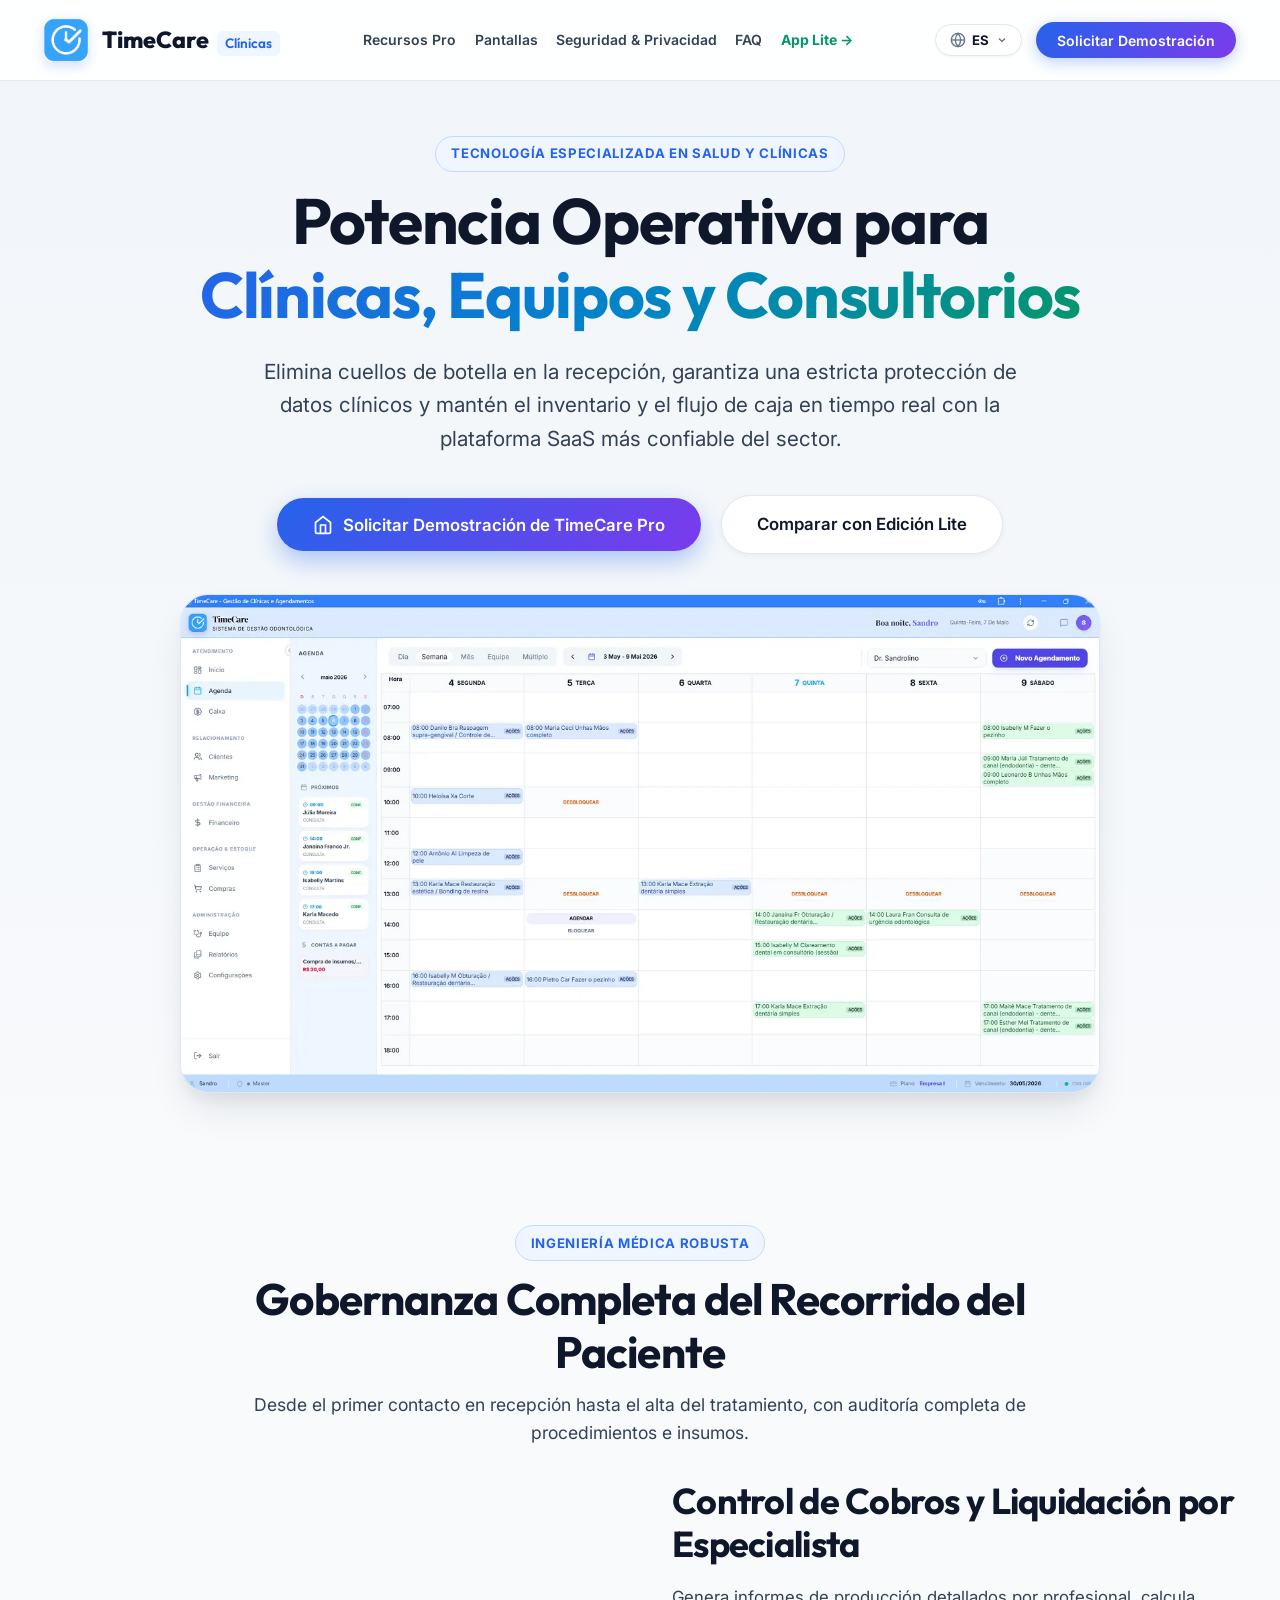
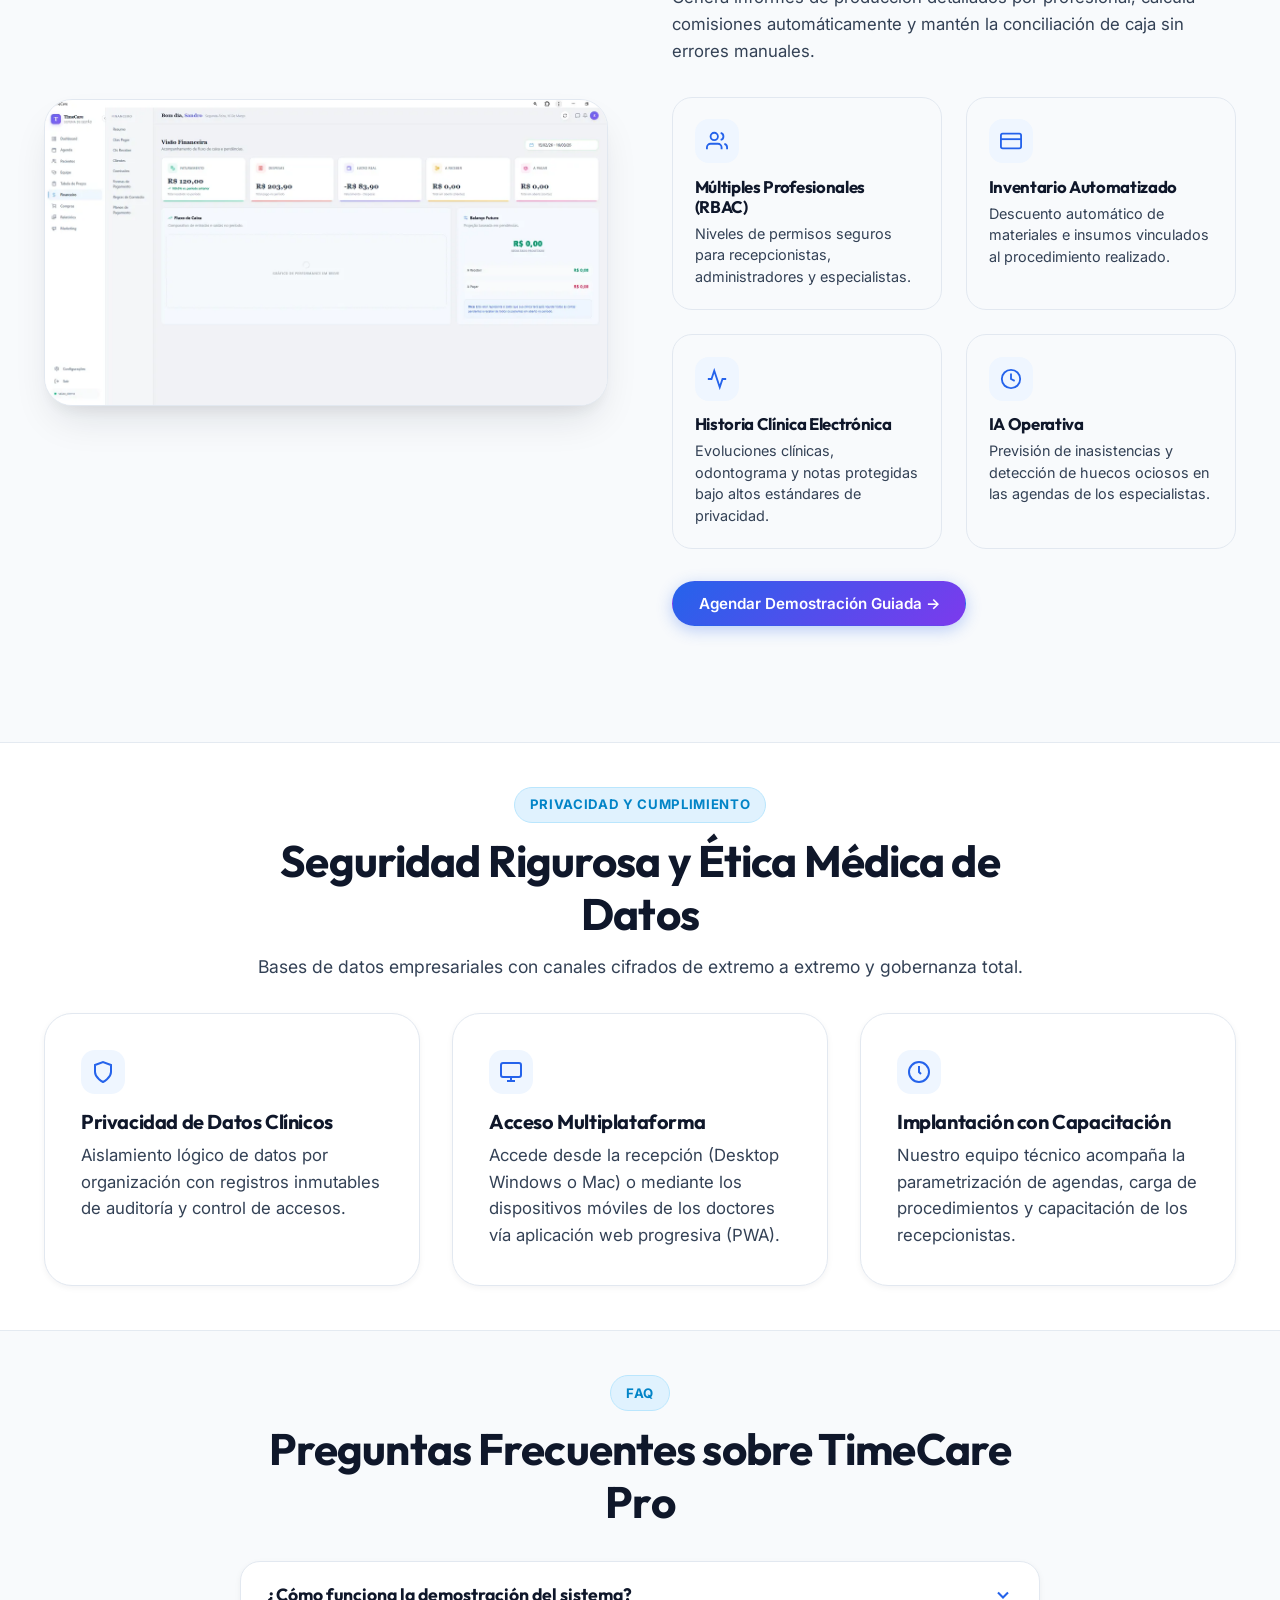
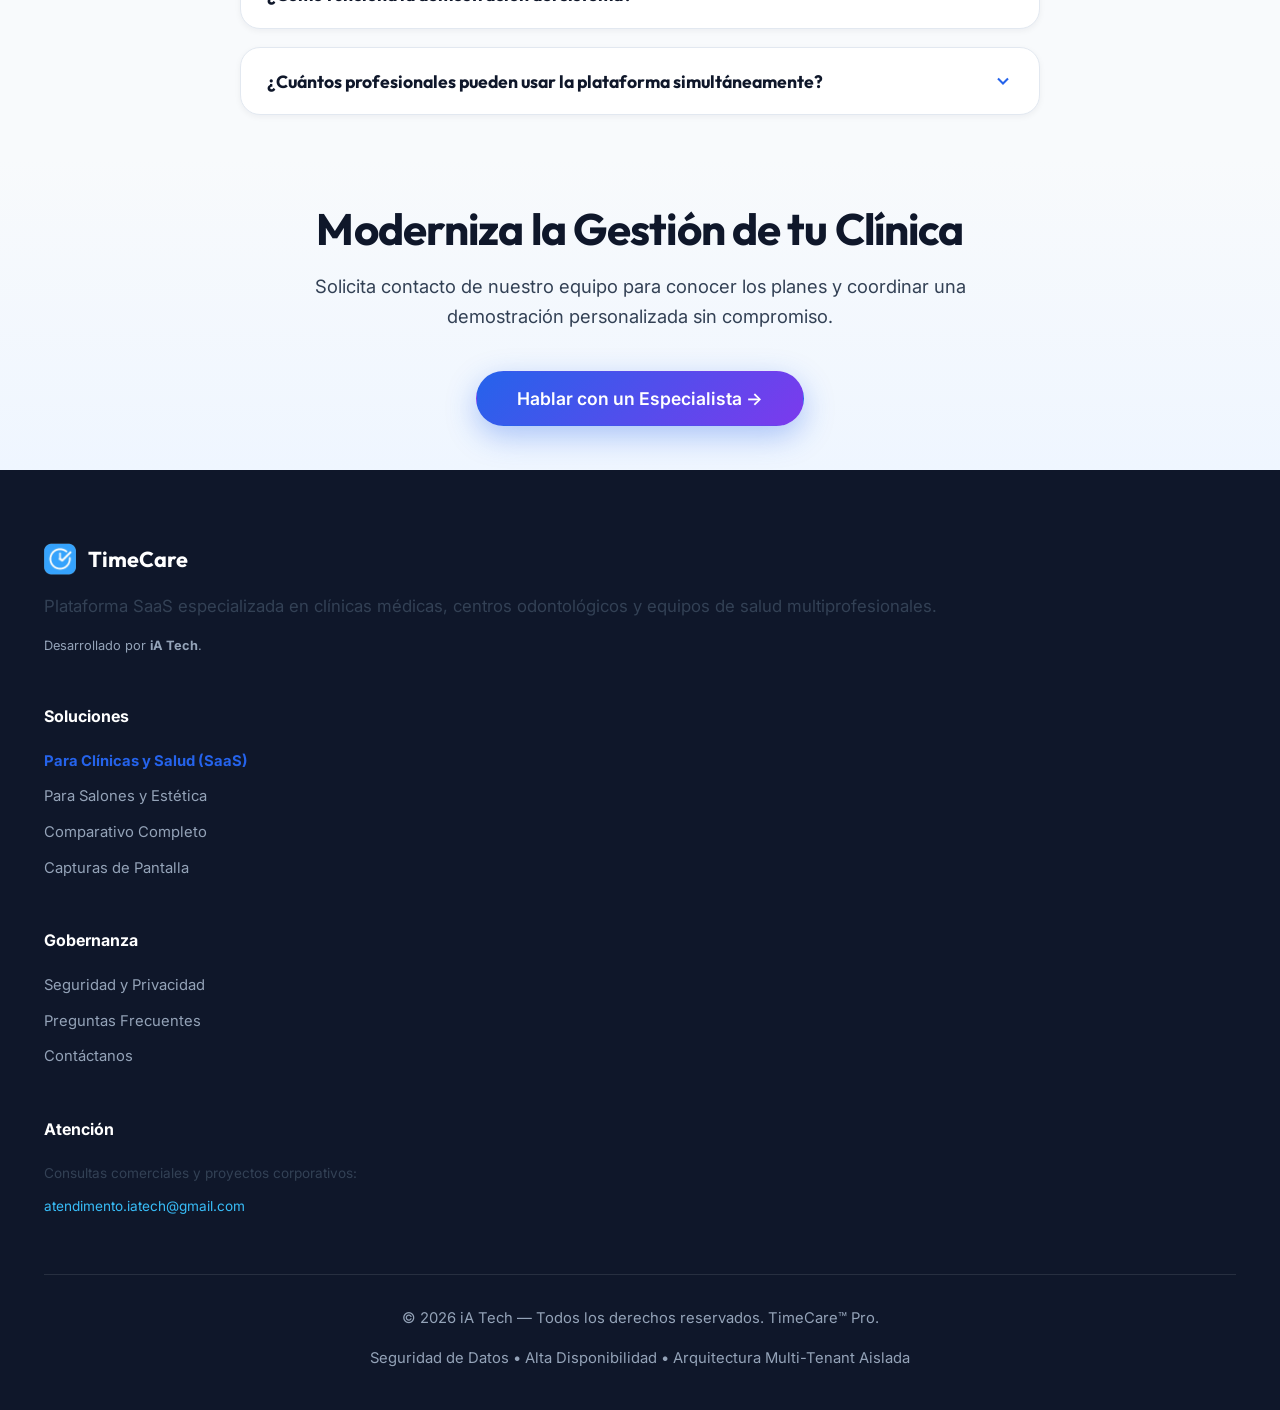
<file: es/clinica.html>
<!DOCTYPE html>
<html lang="es">

<head>
  <meta charset="UTF-8">
  <meta name="viewport" content="width=device-width, initial-scale=1.0">
  <title>TimeCare para Clínicas y Consultorios | Software Médico y Odontológico</title>

  <!-- Meta Tags de SEO Primarias -->
  <meta name="title" content="TimeCare para Clínicas y Consultorios | Software Médico y Odontológico">
  <meta name="description"
    content="Software de gestión integral para clínicas médicas, consultorios odontológicos y centros de salud. Historia clínica electrónica segura, gestión de múltiples profesionales, stock automatizado y flujo de caja en tiempo real.">
  <meta name="keywords"
    content="software para clínicas, sistema para consultorio odontológico, historia clínica electrónica, gestión de clínicas médicas, software médico, TimeCare Pro, TimeCare">
  <meta name="author" content="iA Tech">
  <meta name="robots" content="index, follow">
  <link rel="canonical" href="https://timecare.com.br/es/clinica.html">

  <!-- Hreflang Tags para SEO Multilingüe -->
  <link rel="alternate" hreflang="pt-BR" href="https://timecare.com.br/clinica.html" />
  <link rel="alternate" hreflang="en" href="https://timecare.com.br/en/clinica.html" />
  <link rel="alternate" hreflang="es" href="https://timecare.com.br/es/clinica.html" />
  <link rel="alternate" hreflang="x-default" href="https://timecare.com.br/clinica.html" />

  <!-- Open Graph / Facebook / WhatsApp -->
  <meta property="og:type" content="website">
  <meta property="og:url" content="https://timecare.com.br/es/clinica.html">
  <meta property="og:title" content="TimeCare Pro | Software Especializado para Clínicas de Salud">
  <meta property="og:description"
    content="Gobernanza, seguridad de historias clínicas, stock automatizado y gestión financiera de alto nivel para tu clínica.">
  <meta property="og:image" content="../logo/logo.webp">
  <meta property="og:locale" content="es_ES">
  <meta property="og:site_name" content="TimeCare Clínicas">

  <!-- Favicon -->
  <link rel="icon" type="image/webp" href="../logo/logo.webp">
  <link rel="apple-touch-icon" href="../logo/logo.webp">

  <!-- Google Fonts (Inter & Outfit) -->
  <link rel="preconnect" href="https://fonts.googleapis.com">
  <link rel="preconnect" href="https://fonts.gstatic.com" crossorigin>
  <link
    href="https://fonts.googleapis.com/css2?family=Inter:wght@400;500;600;700&family=Outfit:wght@600;700;800&display=swap"
    rel="stylesheet">

  <!-- Estilos CSS Principales -->
  <link rel="stylesheet" href="../styles/main.css">

  <!-- Google tag (gtag.js) -->
  <script async src="https://www.googletagmanager.com/gtag/js?id=GT-W6NLGSJX"></script>
  <script>
    window.dataLayer = window.dataLayer || [];
    function gtag() { dataLayer.push(arguments); }
    gtag('js', new Date());

    gtag('config', 'GT-W6NLGSJX');
  </script>

  <!-- Datos Estructurados Schema.org (JSON-LD) -->
  <script type="application/ld+json">
  {
    "@context": "https://schema.org",
    "@type": "SoftwareApplication",
    "name": "TimeCare Pro - Sistema para Clínicas de Salud",
    "applicationCategory": "MedicalBusinessApplication",
    "operatingSystem": "Web, Windows, Android, iOS (PWA)",
    "description": "Sistema SaaS especializado para clínicas médicas y odontológicas con gestión de equipos, historia clínica electrónica, inventario automatizado e informes financieros."
  }
  </script>
</head>

<body>

  <!-- Ambient Glow Effects -->
  <div class="ambient-glow glow-top-left" aria-hidden="true" style="background: radial-gradient(circle, #dbeafe, transparent 70%);"></div>
  <div class="ambient-glow glow-mid-right" aria-hidden="true" style="background: radial-gradient(circle, #e0e7ff, transparent 70%);"></div>

  <!-- Header & Navbar -->
  <header class="navbar" id="navbar">
    <div class="container navbar-container">
      <a href="index.html" class="navbar-brand" title="TimeCare">
        <img src="../logo/logo.webp" alt="Logotipo TimeCare" class="navbar-logo" width="44" height="44">
        <span>TimeCare <span style="font-size: 0.85rem; font-weight: 600; color: #2563eb; background: #eff6ff; padding: 0.2rem 0.5rem; border-radius: 6px; margin-left: 0.3rem;">Clínicas</span></span>
      </a>

      <nav aria-label="Navegación Principal">
        <ul class="navbar-nav">
          <li><a href="#recursos" class="nav-link">Recursos Pro</a></li>
          <li><a href="#telas" class="nav-link">Pantallas</a></li>
          <li><a href="#seguranca" class="nav-link">Seguridad & Privacidad</a></li>
          <li><a href="#faq" class="nav-link">FAQ</a></li>
          <li><a href="lite.html" class="nav-link" style="color: #059669; font-weight: 700;">App Lite &rarr;</a></li>
        </ul>
      </nav>

      <div class="nav-actions">
        <!-- Selector de Idioma -->
        <div class="lang-selector" id="lang-selector">
          <button type="button" class="lang-btn" aria-label="Cambiar idioma" aria-expanded="false">
            <svg class="globe-icon" width="16" height="16" viewBox="0 0 24 24" fill="none" stroke="currentColor" stroke-width="2">
              <circle cx="12" cy="12" r="10"></circle>
              <line x1="2" y1="12" x2="22" y2="12"></line>
              <path d="M12 2a15.3 15.3 0 0 1 4 10 15.3 15.3 0 0 1-4 10 15.3 15.3 0 0 1-4-10 15.3 15.3 0 0 1 4-10z"></path>
            </svg>
            <span>ES</span>
            <svg class="chevron-icon" width="12" height="12" viewBox="0 0 24 24" fill="none" stroke="currentColor" stroke-width="2.5">
              <polyline points="6 9 12 15 18 9"></polyline>
            </svg>
          </button>
          <div class="lang-dropdown">
            <a href="../clinica.html" class="lang-item" data-lang="pt">
              <span class="lang-flag">🇧🇷</span>
              <span>Português</span>
              <span class="lang-tag">PT</span>
            </a>
            <a href="../en/clinica.html" class="lang-item" data-lang="en">
              <span class="lang-flag">🇺🇸</span>
              <span>English</span>
              <span class="lang-tag">EN</span>
            </a>
            <a href="clinica.html" class="lang-item active" data-lang="es">
              <span class="lang-flag">🇪🇸</span>
              <span>Español</span>
              <span class="lang-tag">ES</span>
            </a>
            <span class="lang-item" style="opacity: 0.5; cursor: default;">
              <span class="lang-flag">🇫🇷</span>
              <span>Français</span>
              <span class="lang-tag">Pronto</span>
            </span>
            <span class="lang-item" style="opacity: 0.5; cursor: default;">
              <span class="lang-flag">🇩🇪</span>
              <span>Deutsch</span>
              <span class="lang-tag">Pronto</span>
            </span>
            <span class="lang-item" style="opacity: 0.5; cursor: default;">
              <span class="lang-flag">🇮🇹</span>
              <span>Italiano</span>
              <span class="lang-tag">Pronto</span>
            </span>
          </div>
        </div>

        <button type="button" class="btn btn-pro btn-sm btn-open-lead-modal">Solicitar Demostración</button>
      </div>

      <button class="mobile-menu-toggle" aria-label="Abrir Menú de Navegación" aria-expanded="false">
        <svg width="24" height="24" viewBox="0 0 24 24" fill="none" stroke="currentColor" stroke-width="2"
          stroke-linecap="round" stroke-linejoin="round">
          <line x1="3" y1="12" x2="21" y2="12"></line>
          <line x1="3" y1="6" x2="21" y2="6"></line>
          <line x1="3" y1="18" x2="21" y2="18"></line>
        </svg>
      </button>
    </div>
  </header>

  <main>
    <!-- Hero Section -->
    <section class="hero-section" style="padding-top: 8.5rem;">
      <div class="container">
        <div class="hero-content scroll-reveal">
          <div class="badge badge-pro">Tecnología Especializada en Salud y Clínicas</div>
          <h1 class="hero-title">
            Potencia Operativa para <span>Clínicas, Equipos y Consultorios</span>
          </h1>
          <p class="hero-description">
            Elimina cuellos de botella en la recepción, garantiza una estricta protección de datos clínicos y mantén el inventario y el flujo de caja en tiempo real con la plataforma SaaS más confiable del sector.
          </p>

          <div class="hero-cta-group">
            <button type="button" class="btn btn-pro btn-lg btn-open-lead-modal" style="box-shadow: 0 10px 25px rgba(37, 99, 235, 0.35);">
              <svg width="20" height="20" viewBox="0 0 24 24" fill="none" stroke="currentColor" stroke-width="2">
                <path d="M3 9l9-7 9 7v11a2 2 0 0 1-2 2H5a2 2 0 0 1-2-2z"></path>
                <polyline points="9 22 9 12 15 12 15 22"></polyline>
              </svg>
              Solicitar Demostración de TimeCare Pro
            </button>
            <a href="index.html#comparativo" class="btn btn-secondary btn-lg">
              Comparar con Edición Lite
            </a>
          </div>

          <!-- Feature Quick Banner -->
          <div class="showcase-image-wrap" id="telas" style="max-width: 960px; margin: 2.5rem auto 0 auto; box-shadow: var(--shadow-lg); border-radius: var(--radius-xl); overflow: hidden; border: 1px solid var(--border-card);">
            <img src="../timecare/dashboard principal-desktop.webp"
              alt="Dashboard Principal TimeCare Pro para Clínicas" loading="eager">
          </div>
        </div>
      </div>
    </section>

    <!-- Deep Dive Features -->
    <section class="section" id="recursos">
      <div class="container">
        <div class="section-header scroll-reveal">
          <span class="badge badge-pro">Ingeniería Médica Robusta</span>
          <h2>Gobernanza Completa del Recorrido del Paciente</h2>
          <p>
            Desde el primer contacto en recepción hasta el alta del tratamiento, con auditoría completa de procedimientos e insumos.
          </p>
        </div>

        <div class="showcase-grid scroll-reveal">
          <div class="showcase-visual">
            <div class="showcase-image-wrap">
              <img src="../timecare/dashboard-financeiro-desktop.webp"
                alt="Gestión Financiera e Informes de TimeCare Pro" loading="lazy">
            </div>
          </div>
          <div class="showcase-content">
            <h3>Control de Cobros y Liquidación por Especialista</h3>
            <p>
              Genera informes de producción detallados por profesional, calcula comisiones automáticamente y mantén la conciliación de caja sin errores manuales.
            </p>

            <div class="showcase-features-grid">
              <div class="feature-mini-card">
                <div class="feature-icon icon-pro">
                  <svg width="22" height="22" viewBox="0 0 24 24" fill="none" stroke="currentColor" stroke-width="2">
                    <path d="M17 21v-2a4 4 0 0 0-4-4H5a4 4 0 0 0-4 4v2"></path>
                    <circle cx="9" cy="7" r="4"></circle>
                    <path d="M23 21v-2a4 4 0 0 0-3-3.87"></path>
                    <path d="M16 3.13a4 4 0 0 1 0 7.75"></path>
                  </svg>
                </div>
                <h4>Múltiples Profesionales (RBAC)</h4>
                <p>Niveles de permisos seguros para recepcionistas, administradores y especialistas.</p>
              </div>

              <div class="feature-mini-card">
                <div class="feature-icon icon-pro">
                  <svg width="22" height="22" viewBox="0 0 24 24" fill="none" stroke="currentColor" stroke-width="2">
                    <rect x="1" y="4" width="22" height="16" rx="2" ry="2"></rect>
                    <line x1="1" y1="10" x2="23" y2="10"></line>
                  </svg>
                </div>
                <h4>Inventario Automatizado</h4>
                <p>Descuento automático de materiales e insumos vinculados al procedimiento realizado.</p>
              </div>

              <div class="feature-mini-card">
                <div class="feature-icon icon-pro">
                  <svg width="22" height="22" viewBox="0 0 24 24" fill="none" stroke="currentColor" stroke-width="2">
                    <path d="M22 12h-4l-3 9L9 3l-3 9H2"></path>
                  </svg>
                </div>
                <h4>Historia Clínica Electrónica</h4>
                <p>Evoluciones clínicas, odontograma y notas protegidas bajo altos estándares de privacidad.</p>
              </div>

              <div class="feature-mini-card">
                <div class="feature-icon icon-pro">
                  <svg width="22" height="22" viewBox="0 0 24 24" fill="none" stroke="currentColor" stroke-width="2">
                    <circle cx="12" cy="12" r="10"></circle>
                    <path d="M12 6v6l4 2"></path>
                  </svg>
                </div>
                <h4>IA Operativa</h4>
                <p>Previsión de inasistencias y detección de huecos ociosos en las agendas de los especialistas.</p>
              </div>
            </div>

            <div style="margin-top: 2rem;">
              <button type="button" class="btn btn-pro btn-md btn-open-lead-modal">
                Agendar Demostración Guiada &rarr;
              </button>
            </div>
          </div>
        </div>
      </div>
    </section>

    <!-- Security & Privacy -->
    <section class="section product-showcase" id="seguranca">
      <div class="container">
        <div class="section-header scroll-reveal">
          <span class="badge badge-glow">Privacidad y Cumplimiento</span>
          <h2>Seguridad Rigurosa y Ética Médica de Datos</h2>
          <p>
            Bases de datos empresariales con canales cifrados de extremo a extremo y gobernanza total.
          </p>
        </div>

        <div class="security-grid scroll-reveal">
          <div class="security-card">
            <div class="feature-icon icon-pro">
              <svg width="24" height="24" viewBox="0 0 24 24" fill="none" stroke="currentColor" stroke-width="2">
                <path d="M12 22s8-4 8-10V5l-8-3-8 3v7c0 6 8 10 8 10z"></path>
              </svg>
            </div>
            <h4>Privacidad de Datos Clínicos</h4>
            <p>
              Aislamiento lógico de datos por organización con registros inmutables de auditoría y control de accesos.
            </p>
          </div>

          <div class="security-card">
            <div class="feature-icon icon-pro">
              <svg width="24" height="24" viewBox="0 0 24 24" fill="none" stroke="currentColor" stroke-width="2">
                <rect x="2" y="3" width="20" height="14" rx="2" ry="2"></rect>
                <line x1="8" y1="21" x2="16" y2="21"></line>
                <line x1="12" y1="17" x2="12" y2="21"></line>
              </svg>
            </div>
            <h4>Acceso Multiplataforma</h4>
            <p>
              Accede desde la recepción (Desktop Windows o Mac) o mediante los dispositivos móviles de los doctores vía aplicación web progresiva (PWA).
            </p>
          </div>

          <div class="security-card">
            <div class="feature-icon icon-pro">
              <svg width="24" height="24" viewBox="0 0 24 24" fill="none" stroke="currentColor" stroke-width="2">
                <circle cx="12" cy="12" r="10"></circle>
                <polyline points="12 6 12 12 14 14"></polyline>
              </svg>
            </div>
            <h4>Implantación con Capacitación</h4>
            <p>
              Nuestro equipo técnico acompaña la parametrización de agendas, carga de procedimientos y capacitación de los recepcionistas.
            </p>
          </div>
        </div>
      </div>
    </section>

    <!-- Clinic FAQ -->
    <section class="section" id="faq">
      <div class="container">
        <div class="section-header scroll-reveal">
          <span class="badge badge-glow">FAQ</span>
          <h2>Preguntas Frecuentes sobre TimeCare Pro</h2>
        </div>

        <div class="faq-list scroll-reveal" style="max-width: 800px; margin: 0 auto;">
          <div class="faq-item">
            <button class="faq-question" aria-expanded="false">
              <span>¿Cómo funciona la demostración del sistema?</span>
              <svg class="faq-icon" width="20" height="20" viewBox="0 0 24 24" fill="none" stroke="currentColor" stroke-width="2.5">
                <polyline points="6 9 12 15 18 9"></polyline>
              </svg>
            </button>
            <div class="faq-answer">
              <p>
                Tras completar el formulario de contacto, nuestro equipo se comunicará para coordinar una presentación guiada en línea, mostrando las funciones de historia clínica, agendas unificadas y control de insumos adaptadas a tu clínica.
              </p>
            </div>
          </div>

          <div class="faq-item">
            <button class="faq-question" aria-expanded="false">
              <span>¿Cuántos profesionales pueden usar la plataforma simultáneamente?</span>
              <svg class="faq-icon" width="20" height="20" viewBox="0 0 24 24" fill="none" stroke="currentColor" stroke-width="2.5">
                <polyline points="6 9 12 15 18 9"></polyline>
              </svg>
            </button>
            <div class="faq-answer">
              <p>
                TimeCare Pro es totalmente escalable. Resuelve desde consultorios con 2 especialistas hasta centros de salud con más de 30 salas y recepcionistas concurrentes.
              </p>
            </div>
          </div>
        </div>
      </div>
    </section>

    <!-- Lead Capture Section -->
    <section class="section" style="background: linear-gradient(180deg, var(--bg-primary) 0%, #eff6ff 100%); text-align: center;">
      <div class="container scroll-reveal">
        <h2 style="font-size: clamp(2rem, 3.5vw, 2.75rem); margin-bottom: 1rem;">
          Moderniza la Gestión de tu Clínica
        </h2>
        <p style="max-width: 680px; margin: 0 auto 2.5rem auto; font-size: 1.15rem;">
          Solicita contacto de nuestro equipo para conocer los planes y coordinar una demostración personalizada sin compromiso.
        </p>

        <button type="button" class="btn btn-pro btn-lg btn-open-lead-modal" style="padding: 1rem 2.5rem; font-size: 1.1rem; box-shadow: 0 10px 30px rgba(37, 99, 235, 0.35);">
          Hablar con un Especialista &rarr;
        </button>
      </div>
    </section>
  </main>

  <!-- Modal de Captura de Leads - TimeCare Pro -->
  <div class="lead-modal" id="lead-modal" role="dialog" aria-modal="true" aria-labelledby="lead-modal-title">
    <div class="lead-modal-content">
      <button class="lead-modal-close" id="lead-modal-close" aria-label="Cerrar formulario">&times;</button>
      <div class="lead-modal-header">
        <span class="badge badge-pro">TimeCare Pro — Solicitud de Demostración</span>
        <h3 id="lead-modal-title">Conoce TimeCare Pro en Acción</h3>
        <p>Completa los datos a continuación para que un especialista se ponga en contacto y te presente la plataforma.</p>
      </div>

      <form id="lead-capture-form" action="https://formsubmit.co/atendimento.iatech@gmail.com" method="POST">
        <input type="hidden" name="_subject" value="Nueva Solicitud de Demostración - TimeCare Pro (Página Clínicas ES)">
        <input type="hidden" name="_captcha" value="false">

        <div class="form-group">
          <label for="lead-nome">Nombre Completo *</label>
          <input type="text" id="lead-nome" name="nome" placeholder="Ej: Dr. Carlos Méndez" required>
        </div>

        <div class="form-group">
          <label for="lead-email">Correo Electrónico Laboral *</label>
          <input type="email" id="lead-email" name="email" placeholder="Ej: contacto@clinicavita.com" required>
        </div>

        <div class="form-row">
          <div class="form-group">
            <label for="lead-telefone">Teléfono / WhatsApp *</label>
            <input type="tel" id="lead-telefone" name="telefone" placeholder="+34 600 000 000" required>
          </div>

          <div class="form-group">
            <label for="lead-usuarios">Profesionales / Especialistas *</label>
            <select id="lead-usuarios" name="quantidade_profissionais" required>
              <option value="" disabled selected>Selecciona la cantidad</option>
              <option value="1 a 3 profissionais">1 a 3 profesionales</option>
              <option value="4 a 10 profissionais">4 a 10 profesionales</option>
              <option value="11 a 25 profissionais">11 a 25 profesionales</option>
              <option value="Mais de 25 profissionais">Más de 25 profesionales</option>
            </select>
          </div>
        </div>

        <button type="submit" class="btn btn-pro btn-lg form-submit-btn" id="lead-submit-btn">
          <span>Solicitar Demostración</span>
          <svg width="20" height="20" viewBox="0 0 24 24" fill="none" stroke="currentColor" stroke-width="2">
            <line x1="22" y1="2" x2="11" y2="13"></line>
            <polygon points="22 2 15 22 11 13 2 9 22 2"></polygon>
          </svg>
        </button>
      </form>

      <div class="form-success-message" id="form-success-message" style="display: none;">
        <div class="success-icon">
          <svg width="48" height="48" viewBox="0 0 24 24" fill="none" stroke="#059669" stroke-width="2.5">
            <path d="M22 11.08V12a10 10 0 1 1-5.93-9.14"></path>
            <polyline points="22 4 12 14.01 9 11.01"></polyline>
          </svg>
        </div>
        <h4>¡Solicitud Enviada con Éxito!</h4>
        <p>¡Gracias! Nuestro equipo se pondrá en contacto por correo o WhatsApp para agendar la presentación.</p>
        <button type="button" class="btn btn-secondary btn-sm" id="btn-close-success">Cerrar</button>
      </div>
    </div>
  </div>

  <!-- Footer -->
  <footer class="site-footer">
    <div class="container">
      <div class="footer-grid">
        <div class="footer-brand">
          <div class="footer-brand-logo">
            <img src="../logo/logo.webp" alt="Logotipo TimeCare" width="32" height="32" style="border-radius: 6px;">
            <span>TimeCare</span>
          </div>
          <p>
            Plataforma SaaS especializada en clínicas médicas, centros odontológicos y equipos de salud multiprofesionales.
          </p>
          <p style="font-size: 0.8rem; color: #94a3b8;">
            Desarrollado por <strong>iA Tech</strong>.
          </p>
        </div>

        <div>
          <div class="footer-heading">Soluciones</div>
          <ul class="footer-links">
            <li><a href="clinica.html" style="font-weight: 700; color: #2563eb;">Para Clínicas y Salud (SaaS)</a></li>
            <li><a href="salao.html">Para Salones y Estética</a></li>
            <li><a href="index.html#comparativo">Comparativo Completo</a></li>
            <li><a href="index.html#galeria">Capturas de Pantalla</a></li>
          </ul>
        </div>

        <div>
          <div class="footer-heading">Gobernanza</div>
          <ul class="footer-links">
            <li><a href="index.html#seguranca">Seguridad y Privacidad</a></li>
            <li><a href="index.html#faq">Preguntas Frecuentes</a></li>
            <li><a href="index.html#contato">Contáctanos</a></li>
          </ul>
        </div>

        <div>
          <div class="footer-heading">Atención</div>
          <p style="font-size: 0.85rem; margin-bottom: 0.75rem;">
            Consultas comerciales y proyectos corporativos:
          </p>
          <div style="font-size: 0.85rem; color: #38bdf8;">
            atendimento.iatech@gmail.com
          </div>
        </div>
      </div>

      <div class="footer-bottom">
        <div>
          &copy; 2026 iA Tech — Todos los derechos reservados. TimeCare&trade; Pro.
        </div>
        <div>
          Seguridad de Datos &bull; Alta Disponibilidad &bull; Arquitectura Multi-Tenant Aislada
        </div>
      </div>
    </div>
  </footer>

  <!-- Scripts -->
  <script src="../js/main.js"></script>
</body>

</html>
</file>
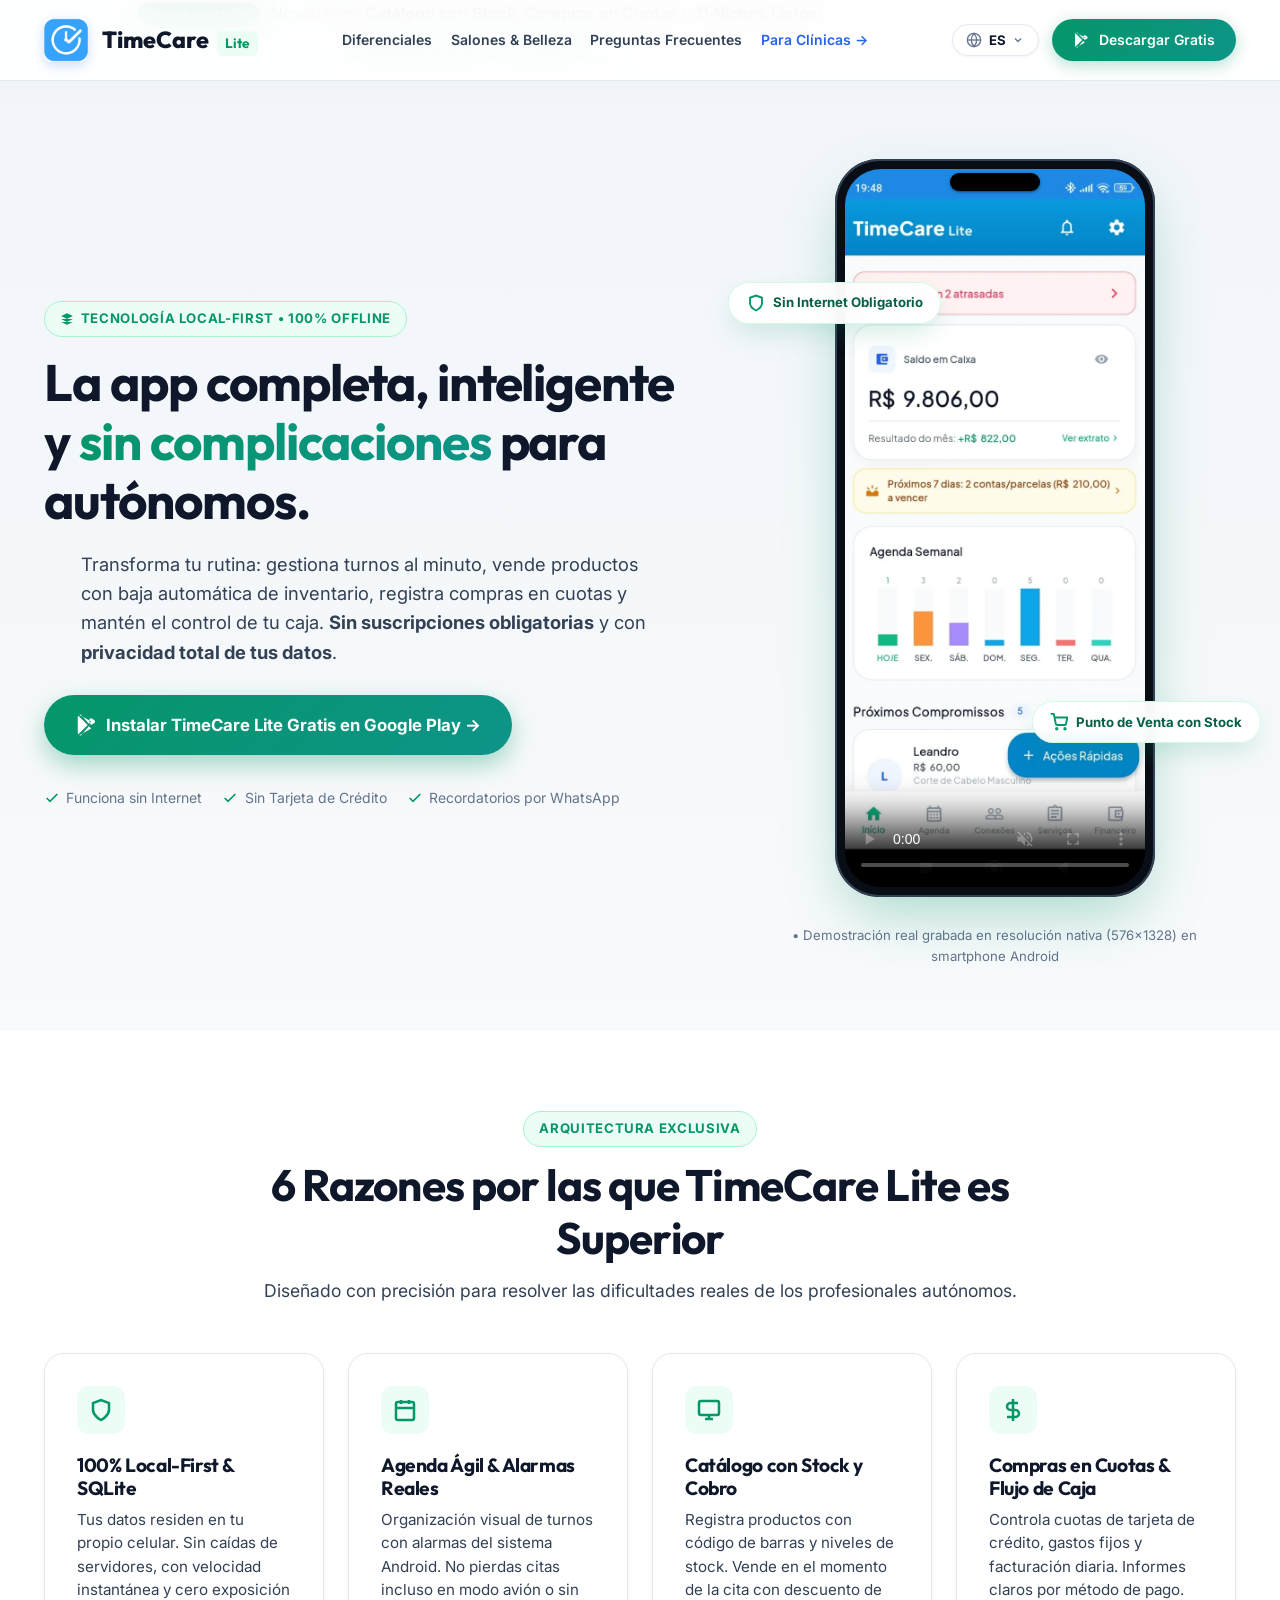
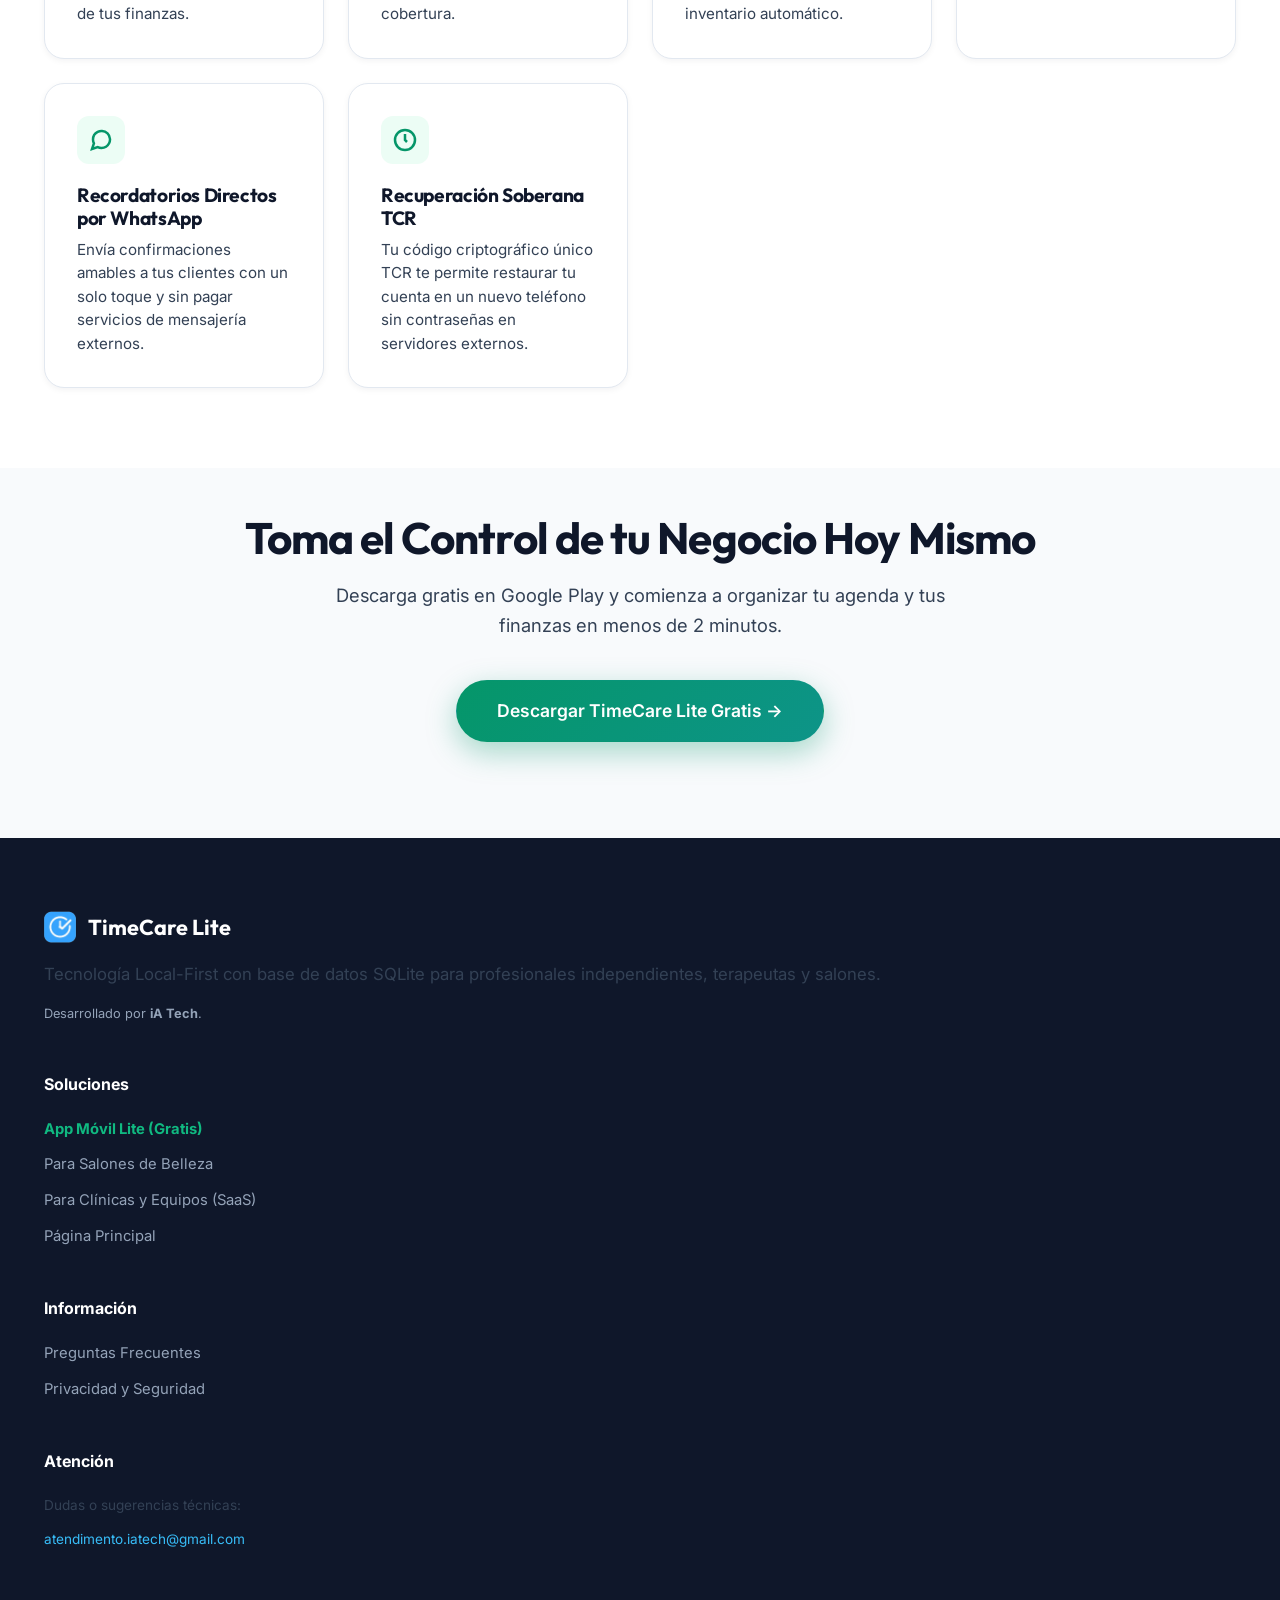
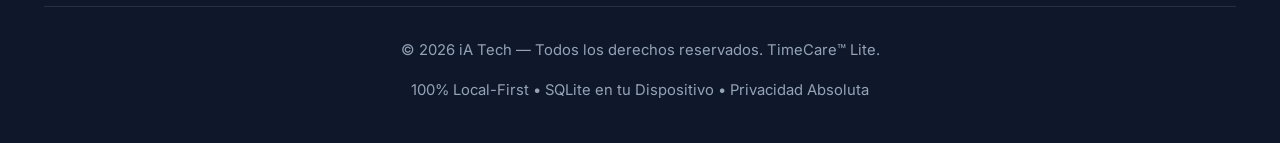
<file: es/lite.html>
<!DOCTYPE html>
<html lang="es">

<head>
  <meta charset="UTF-8">
  <meta name="viewport" content="width=device-width, initial-scale=1.0">
  <title>TimeCare Lite | App Completa de Agenda, Caja y Clientes - 100% Offline</title>

  <!-- Meta Tags de SEO Primarias -->
  <meta name="title" content="TimeCare Lite | App Completa de Agenda, Caja y Clientes - 100% Offline">
  <meta name="description"
    content="¿Sin internet? ¡Funciona al 100%! Agenda inteligente, catálogo de productos con stock, compras en cuotas, punto de venta y flujo de caja en tu mano. Descarga gratis en Android.">
  <meta name="keywords"
    content="app para autónomos, agenda sin internet, sistema de turnos offline, control financiero para salones, punto de venta móvil, recordatorios por WhatsApp, TimeCare Lite">
  <meta name="author" content="iA Tech">
  <meta name="robots" content="index, follow">
  <link rel="canonical" href="https://timecare.com.br/es/lite.html">

  <!-- Hreflang Tags para SEO Multilingüe -->
  <link rel="alternate" hreflang="pt-BR" href="https://timecare.com.br/lite.html" />
  <link rel="alternate" hreflang="en" href="https://timecare.com.br/en/lite.html" />
  <link rel="alternate" hreflang="es" href="https://timecare.com.br/es/lite.html" />
  <link rel="alternate" hreflang="x-default" href="https://timecare.com.br/lite.html" />

  <!-- Open Graph / Facebook / WhatsApp -->
  <meta property="og:type" content="website">
  <meta property="og:url" content="https://timecare.com.br/es/lite.html">
  <meta property="og:title" content="TimeCare Lite | App Completa de Agenda y Caja 100% Offline">
  <meta property="og:description"
    content="¿Sin internet? ¡Funciona al 100%! Agenda ágil, catálogo con stock, compras en cuotas y caja diario. Gratis en Google Play.">
  <meta property="og:image" content="../logo/logo.webp">
  <meta property="og:locale" content="es_ES">
  <meta property="og:site_name" content="TimeCare Lite">

  <!-- Twitter Card -->
  <meta property="twitter:card" content="summary_large_image">
  <meta property="twitter:url" content="https://timecare.com.br/es/lite.html">
  <meta property="twitter:title" content="TimeCare Lite | Gestión Inteligente para Autónomos">
  <meta property="twitter:description"
    content="100% Local-First en Android. Agenda, inventario, POS y finanzas con privacidad absoluta de tus datos.">
  <meta property="twitter:image" content="../logo/logo.webp">

  <!-- Favicon -->
  <link rel="icon" type="image/webp" href="../logo/logo.webp">
  <link rel="apple-touch-icon" href="../logo/logo.webp">

  <!-- Google Fonts (Inter & Outfit) -->
  <link rel="preconnect" href="https://fonts.googleapis.com">
  <link rel="preconnect" href="https://fonts.gstatic.com" crossorigin>
  <link
    href="https://fonts.googleapis.com/css2?family=Inter:wght@400;500;600;700&family=Outfit:wght@600;700;800&display=swap"
    rel="stylesheet">

  <!-- Estilos CSS Principales -->
  <link rel="stylesheet" href="../styles/main.css">

  <!-- Google tag (gtag.js) -->
  <script async src="https://www.googletagmanager.com/gtag/js?id=GT-W6NLGSJX"></script>
  <script>
    window.dataLayer = window.dataLayer || [];
    function gtag() { dataLayer.push(arguments); }
    gtag('js', new Date());

    gtag('config', 'GT-W6NLGSJX');
  </script>
</head>

<body class="has-campaign-bar">

  <!-- Barra Superior de Novedades -->
  <aside class="campaign-bar" aria-label="Novedades de TimeCare Lite">
    <div class="campaign-bar-text">
      <span class="campaign-bar-badge" style="background: #10b981; color: #ffffff;">Nueva Versión</span>
      <span>Novedades: <strong>Catálogo con Stock</strong>, <strong>Compras en Cuotas</strong> y <strong>11 Nichos Listos</strong>!</span>
      <a href="https://play.google.com/store/apps/details?id=br.com.iatech.timecare_lite&pcampaignid=web_share"
        target="_blank" rel="noopener noreferrer" class="campaign-bar-link track-playstore-download" data-download-source="top_banner">
        Descargar Gratis en Google Play &rarr;
      </a>
    </div>
  </aside>

  <!-- Ambient Glow Effects -->
  <div class="ambient-glow glow-top-left" style="background: radial-gradient(circle, #d1fae5, transparent 70%);" aria-hidden="true"></div>
  <div class="ambient-glow glow-mid-right" style="background: radial-gradient(circle, #ccfbf1, transparent 70%);" aria-hidden="true"></div>
  <div class="ambient-glow glow-bottom-left" style="background: radial-gradient(circle, #dcfce7, transparent 70%);" aria-hidden="true"></div>

  <!-- Header & Navbar -->
  <header class="navbar" id="navbar">
    <div class="container navbar-container">
      <a href="index.html" class="navbar-brand" title="TimeCare Lite - Inicio">
        <img src="../logo/logo.webp" alt="Logotipo TimeCare" class="navbar-logo" width="44" height="44">
        <span>TimeCare <span style="font-size: 0.85rem; font-weight: 700; color: #059669; background: #ecfdf5; padding: 0.2rem 0.55rem; border-radius: 6px; margin-left: 0.25rem;">Lite</span></span>
      </a>

      <nav aria-label="Navegación Principal">
        <ul class="navbar-nav">
          <li><a href="#diferenciais" class="nav-link">Diferenciales</a></li>
          <li><a href="salao.html" class="nav-link">Salones & Belleza</a></li>
          <li><a href="#faq" class="nav-link">Preguntas Frecuentes</a></li>
          <li><a href="clinica.html" class="nav-link" style="color: #2563eb; font-weight: 600;">Para Clínicas &rarr;</a></li>
        </ul>
      </nav>

      <div class="nav-actions">
        <!-- Selector de Idioma -->
        <div class="lang-selector" id="lang-selector">
          <button type="button" class="lang-btn" aria-label="Cambiar idioma" aria-expanded="false">
            <svg class="globe-icon" width="16" height="16" viewBox="0 0 24 24" fill="none" stroke="currentColor" stroke-width="2">
              <circle cx="12" cy="12" r="10"></circle>
              <line x1="2" y1="12" x2="22" y2="12"></line>
              <path d="M12 2a15.3 15.3 0 0 1 4 10 15.3 15.3 0 0 1-4 10 15.3 15.3 0 0 1-4-10 15.3 15.3 0 0 1 4-10z"></path>
            </svg>
            <span>ES</span>
            <svg class="chevron-icon" width="12" height="12" viewBox="0 0 24 24" fill="none" stroke="currentColor" stroke-width="2.5">
              <polyline points="6 9 12 15 18 9"></polyline>
            </svg>
          </button>
          <div class="lang-dropdown">
            <a href="../lite.html" class="lang-item" data-lang="pt">
              <span class="lang-flag">🇧🇷</span>
              <span>Português</span>
              <span class="lang-tag">PT</span>
            </a>
            <a href="../en/lite.html" class="lang-item" data-lang="en">
              <span class="lang-flag">🇺🇸</span>
              <span>English</span>
              <span class="lang-tag">EN</span>
            </a>
            <a href="lite.html" class="lang-item active" data-lang="es">
              <span class="lang-flag">🇪🇸</span>
              <span>Español</span>
              <span class="lang-tag">ES</span>
            </a>
            <span class="lang-item" style="opacity: 0.5; cursor: default;">
              <span class="lang-flag">🇫🇷</span>
              <span>Français</span>
              <span class="lang-tag">Pronto</span>
            </span>
            <span class="lang-item" style="opacity: 0.5; cursor: default;">
              <span class="lang-flag">🇩🇪</span>
              <span>Deutsch</span>
              <span class="lang-tag">Pronto</span>
            </span>
            <span class="lang-item" style="opacity: 0.5; cursor: default;">
              <span class="lang-flag">🇮🇹</span>
              <span>Italiano</span>
              <span class="lang-tag">Pronto</span>
            </span>
          </div>
        </div>

        <a href="https://play.google.com/store/apps/details?id=br.com.iatech.timecare_lite&pcampaignid=web_share"
          target="_blank" rel="noopener noreferrer" class="btn btn-lite btn-sm track-playstore-download" data-download-source="navbar_cta">
          <svg width="16" height="16" viewBox="0 0 24 24" fill="currentColor">
            <path
              d="M3.609 1.814L13.792 12 3.61 22.186a1.986 1.986 0 0 1-.61-1.414V3.228c0-.53.21-1.04.609-1.414zM15.206 13.414l2.42 2.42-12.822 7.4c.594.34 1.34.27 1.866-.17l8.536-9.65zm0-2.828l-8.536-9.65A1.99 1.99 0 0 0 4.804.766l12.822 7.4-2.42 2.42zm2.122 1.414l3.52-2.03a1.997 1.997 0 0 0 0-3.46l-3.52-2.03-2.12 2.12 2.12 5.4z" />
          </svg>
          Descargar Gratis
        </a>
      </div>

      <button class="mobile-menu-toggle" aria-label="Abrir Menú de Navegación" aria-expanded="false">
        <svg width="24" height="24" viewBox="0 0 24 24" fill="none" stroke="currentColor" stroke-width="2"
          stroke-linecap="round" stroke-linejoin="round">
          <line x1="3" y1="12" x2="21" y2="12"></line>
          <line x1="3" y1="6" x2="21" y2="6"></line>
          <line x1="3" y1="18" x2="21" y2="18"></line>
        </svg>
      </button>
    </div>
  </header>

  <main id="inicio">

    <!-- Hero Section con Video Mockup -->
    <section class="hero-section" style="padding-top: 3.5rem; padding-bottom: 4rem;">
      <div class="container">
        <div class="lite-hero-grid">
          
          <!-- Hero Copy Izquierda -->
          <div class="hero-content scroll-reveal" style="text-align: left; max-width: 100%;">
            <div class="badge badge-lite" style="margin-bottom: 1rem;">
              <svg width="14" height="14" viewBox="0 0 24 24" fill="currentColor">
                <path d="M12 2L2 7l10 5 10-5-10-5zM2 17l10 5 10-5M2 12l10 5 10-5" />
              </svg>
              Tecnología Local-First &bull; 100% Offline
            </div>

            <h1 class="hero-title" style="font-size: clamp(2.1rem, 4.2vw, 3.2rem); line-height: 1.15; margin-bottom: 1.25rem;">
              La app completa, inteligente y <span style="background: var(--lite-gradient); -webkit-background-clip: text; -webkit-text-fill-color: transparent;">sin complicaciones</span> para autónomos.
            </h1>

            <p class="hero-description" style="font-size: 1.15rem; color: var(--text-secondary); max-width: 580px; margin-bottom: 1.75rem;">
              Transforma tu rutina: gestiona turnos al minuto, vende productos con baja automática de inventario, registra compras en cuotas y mantén el control de tu caja. <strong>Sin suscripciones obligatorias</strong> y con <strong>privacidad total de tus datos</strong>.
            </p>

            <div class="hero-cta-group" style="justify-content: flex-start; margin-bottom: 2rem; gap: 1rem;">
              <a href="https://play.google.com/store/apps/details?id=br.com.iatech.timecare_lite&pcampaignid=web_share"
                target="_blank" rel="noopener noreferrer" class="btn btn-lite btn-lg track-playstore-download" data-download-source="hero_main_cta"
                style="box-shadow: 0 10px 25px rgba(5, 150, 105, 0.35); font-weight: 700; padding: 0.95rem 1.85rem;">
                <svg width="22" height="22" viewBox="0 0 24 24" fill="currentColor">
                  <path
                    d="M3.609 1.814L13.792 12 3.61 22.186a1.986 1.986 0 0 1-.61-1.414V3.228c0-.53.21-1.04.609-1.414zM15.206 13.414l2.42 2.42-12.822 7.4c.594.34 1.34.27 1.866-.17l8.536-9.65zm0-2.828l-8.536-9.65A1.99 1.99 0 0 0 4.804.766l12.822 7.4-2.42 2.42zm2.122 1.414l3.52-2.03a1.997 1.997 0 0 0 0-3.46l-3.52-2.03-2.12 2.12 2.12 5.4z" />
                </svg>
                Instalar TimeCare Lite Gratis en Google Play &rarr;
              </a>
            </div>

            <!-- Trust Pills -->
            <div class="hero-trust-row" style="display: flex; flex-wrap: wrap; gap: 1.25rem; font-size: 0.875rem; color: var(--text-muted);">
              <span style="display: inline-flex; align-items: center; gap: 0.4rem;">
                <svg width="16" height="16" viewBox="0 0 24 24" fill="none" stroke="#059669" stroke-width="2.5"><polyline points="20 6 9 17 4 12"></polyline></svg>
                Funciona sin Internet
              </span>
              <span style="display: inline-flex; align-items: center; gap: 0.4rem;">
                <svg width="16" height="16" viewBox="0 0 24 24" fill="none" stroke="#059669" stroke-width="2.5"><polyline points="20 6 9 17 4 12"></polyline></svg>
                Sin Tarjeta de Crédito
              </span>
              <span style="display: inline-flex; align-items: center; gap: 0.4rem;">
                <svg width="16" height="16" viewBox="0 0 24 24" fill="none" stroke="#059669" stroke-width="2.5"><polyline points="20 6 9 17 4 12"></polyline></svg>
                Recordatorios por WhatsApp
              </span>
            </div>
          </div>

          <!-- Hero Video Mockup Right -->
          <div class="scroll-reveal">
            <div class="phone-mockup-wrapper">
              
              <!-- Floating Micro-Badge 1 -->
              <div class="floating-pill floating-pill-left">
                <svg width="18" height="18" viewBox="0 0 24 24" fill="none" stroke="#059669" stroke-width="2.5">
                  <path d="M12 22s8-4 8-10V5l-8-3-8 3v7c0 6 8 10 8 10z"></path>
                </svg>
                <span>Sin Internet Obligatorio</span>
              </div>

              <!-- Smartphone Frame with Real Video -->
              <div class="phone-mockup-frame">
                <div class="phone-mockup-notch"></div>
                <video class="phone-mockup-video" autoplay muted loop playsinline controls
                  poster="../timecare_lite_novas/1. Dashboard.webp">
                  <source src="../timecare_lite_novas/Video captura real de uso do app em 576 por 1328.mp4" type="video/mp4">
                  Tu navegador no soporta la reproducción directa de este video.
                </video>
              </div>

              <!-- Floating Micro-Badge 2 -->
              <div class="floating-pill floating-pill-right">
                <svg width="18" height="18" viewBox="0 0 24 24" fill="none" stroke="#059669" stroke-width="2.5">
                  <circle cx="9" cy="21" r="1"></circle>
                  <circle cx="20" cy="21" r="1"></circle>
                  <path d="M1 1h4l2.68 13.39a2 2 0 0 0 2 1.61h9.72a2 2 0 0 0 2-1.61L23 6H6"></path>
                </svg>
                <span>Punto de Venta con Stock</span>
              </div>

            </div>
            <p style="text-align: center; font-size: 0.825rem; color: var(--text-muted); margin-top: 0.75rem;">
              &bull; Demostración real grabada en resolución nativa (576x1328) en smartphone Android
            </p>
          </div>
        </div>
      </div>
    </section>

    <!-- Diferenciales Clave (6 Pilares) -->
    <section class="section" id="diferenciais" style="background: #ffffff; padding: 5rem 0;">
      <div class="container">
        <div class="section-header scroll-reveal">
          <span class="badge badge-lite">Arquitectura Exclusiva</span>
          <h2>6 Razones por las que TimeCare Lite es Superior</h2>
          <p>Diseñado con precisión para resolver las dificultades reales de los profesionales autónomos.</p>
        </div>

        <div class="salon-benefits-grid scroll-reveal">
          <div class="salon-benefit-card">
            <div class="salon-benefit-icon">
              <svg width="24" height="24" viewBox="0 0 24 24" fill="none" stroke="currentColor" stroke-width="2.5"><path d="M12 22s8-4 8-10V5l-8-3-8 3v7c0 6 8 10 8 10z"></path></svg>
            </div>
            <h4>100% Local-First &amp; SQLite</h4>
            <p>Tus datos residen en tu propio celular. Sin caídas de servidores, con velocidad instantánea y cero exposición de tus finanzas.</p>
          </div>

          <div class="salon-benefit-card">
            <div class="salon-benefit-icon">
              <svg width="24" height="24" viewBox="0 0 24 24" fill="none" stroke="currentColor" stroke-width="2.5"><rect x="3" y="4" width="18" height="18" rx="2" ry="2"></rect><line x1="16" y1="2" x2="16" y2="6"></line><line x1="8" y1="2" x2="8" y2="6"></line><line x1="3" y1="10" x2="21" y2="10"></line></svg>
            </div>
            <h4>Agenda Ágil &amp; Alarmas Reales</h4>
            <p>Organización visual de turnos con alarmas del sistema Android. No pierdas citas incluso en modo avión o sin cobertura.</p>
          </div>

          <div class="salon-benefit-card">
            <div class="salon-benefit-icon">
              <svg width="24" height="24" viewBox="0 0 24 24" fill="none" stroke="currentColor" stroke-width="2.5"><rect x="2" y="3" width="20" height="14" rx="2"></rect><line x1="8" y1="21" x2="16" y2="21"></line><line x1="12" y1="17" x2="12" y2="21"></line></svg>
            </div>
            <h4>Catálogo con Stock y Cobro</h4>
            <p>Registra productos con código de barras y niveles de stock. Vende en el momento de la cita con descuento de inventario automático.</p>
          </div>

          <div class="salon-benefit-card">
            <div class="salon-benefit-icon">
              <svg width="24" height="24" viewBox="0 0 24 24" fill="none" stroke="currentColor" stroke-width="2.5"><line x1="12" y1="1" x2="12" y2="23"></line><path d="M17 5H9.5a3.5 3.5 0 0 0 0 7h5a3.5 3.5 0 0 1 0 7H6"></path></svg>
            </div>
            <h4>Compras en Cuotas &amp; Flujo de Caja</h4>
            <p>Controla cuotas de tarjeta de crédito, gastos fijos y facturación diaria. Informes claros por método de pago.</p>
          </div>

          <div class="salon-benefit-card">
            <div class="salon-benefit-icon">
              <svg width="24" height="24" viewBox="0 0 24 24" fill="none" stroke="currentColor" stroke-width="2.5"><path d="M21 11.5a8.38 8.38 0 0 1-.9 3.8 8.5 8.5 0 0 1-7.6 4.7 8.38 8.38 0 0 1-3.8-.9L3 21l1.9-5.7a8.38 8.38 0 0 1-.9-3.8 8.5 8.5 0 0 1 4.7-7.6 8.38 8.38 0 0 1 3.8-.9h.5a8.48 8.48 0 0 1 8 8v.5z"></path></svg>
            </div>
            <h4>Recordatorios Directos por WhatsApp</h4>
            <p>Envía confirmaciones amables a tus clientes con un solo toque y sin pagar servicios de mensajería externos.</p>
          </div>

          <div class="salon-benefit-card">
            <div class="salon-benefit-icon">
              <svg width="24" height="24" viewBox="0 0 24 24" fill="none" stroke="currentColor" stroke-width="2.5"><circle cx="12" cy="12" r="10"></circle><polyline points="12 6 12 12 14 14"></polyline></svg>
            </div>
            <h4>Recuperación Soberana TCR</h4>
            <p>Tu código criptográfico único TCR te permite restaurar tu cuenta en un nuevo teléfono sin contraseñas en servidores externos.</p>
          </div>
        </div>
      </div>
    </section>

    <!-- Bottom CTA Bar -->
    <section class="section" style="padding-bottom: 6rem; text-align: center;">
      <div class="container scroll-reveal">
        <h2 style="font-size: clamp(2rem, 3.5vw, 2.75rem); margin-bottom: 1rem;">
          Toma el Control de tu Negocio Hoy Mismo
        </h2>
        <p style="max-width: 650px; margin: 0 auto 2.5rem auto; font-size: 1.15rem;">
          Descarga gratis en Google Play y comienza a organizar tu agenda y tus finanzas en menos de 2 minutos.
        </p>

        <a href="https://play.google.com/store/apps/details?id=br.com.iatech.timecare_lite&pcampaignid=web_share"
          target="_blank" rel="noopener noreferrer" class="btn btn-lite btn-lg track-playstore-download" data-download-source="bottom_cta"
          style="padding: 1rem 2.5rem; font-size: 1.1rem; box-shadow: 0 10px 30px rgba(5, 150, 105, 0.35);">
          Descargar TimeCare Lite Gratis &rarr;
        </a>
      </div>
    </section>
  </main>

  <!-- Footer -->
  <footer class="site-footer">
    <div class="container">
      <div class="footer-grid">
        <div class="footer-brand">
          <div class="footer-brand-logo">
            <img src="../logo/logo.webp" alt="Logotipo TimeCare" width="32" height="32" style="border-radius: 6px;">
            <span>TimeCare Lite</span>
          </div>
          <p>
            Tecnología Local-First con base de datos SQLite para profesionales independientes, terapeutas y salones.
          </p>
          <p style="font-size: 0.8rem; color: #94a3b8;">
            Desarrollado por <strong>iA Tech</strong>.
          </p>
        </div>

        <div>
          <div class="footer-heading">Soluciones</div>
          <ul class="footer-links">
            <li><a href="lite.html" style="font-weight: 700; color: #10b981;">App Móvil Lite (Gratis)</a></li>
            <li><a href="salao.html">Para Salones de Belleza</a></li>
            <li><a href="clinica.html">Para Clínicas y Equipos (SaaS)</a></li>
            <li><a href="index.html">Página Principal</a></li>
          </ul>
        </div>

        <div>
          <div class="footer-heading">Información</div>
          <ul class="footer-links">
            <li><a href="index.html#faq">Preguntas Frecuentes</a></li>
            <li><a href="index.html#seguranca">Privacidad y Seguridad</a></li>
          </ul>
        </div>

        <div>
          <div class="footer-heading">Atención</div>
          <p style="font-size: 0.85rem; margin-bottom: 0.75rem;">
            Dudas o sugerencias técnicas:
          </p>
          <div style="font-size: 0.85rem; color: #38bdf8;">
            atendimento.iatech@gmail.com
          </div>
        </div>
      </div>

      <div class="footer-bottom">
        <div>
          &copy; 2026 iA Tech — Todos los derechos reservados. TimeCare&trade; Lite.
        </div>
        <div>
          100% Local-First &bull; SQLite en tu Dispositivo &bull; Privacidad Absoluta
        </div>
      </div>
    </div>
  </footer>

  <!-- Scripts -->
  <script src="../js/main.js"></script>
</body>

</html>
</file>
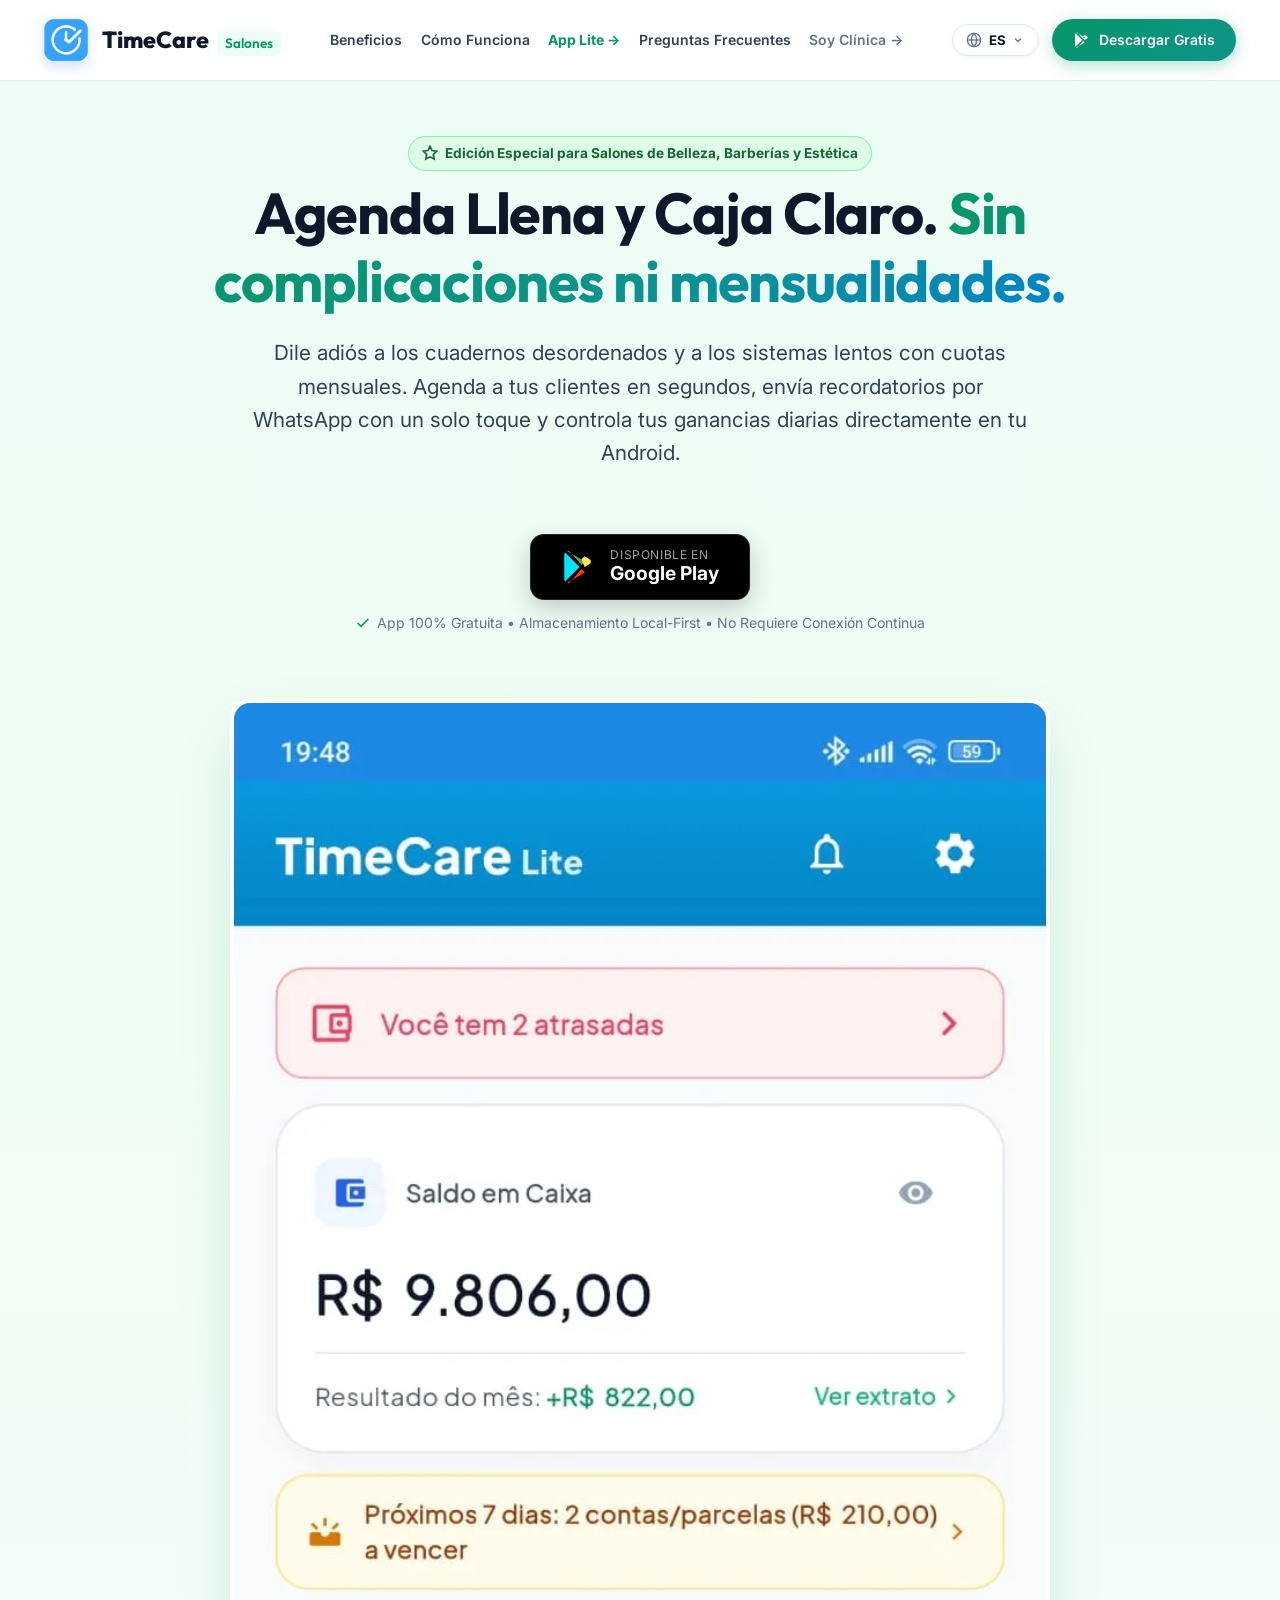
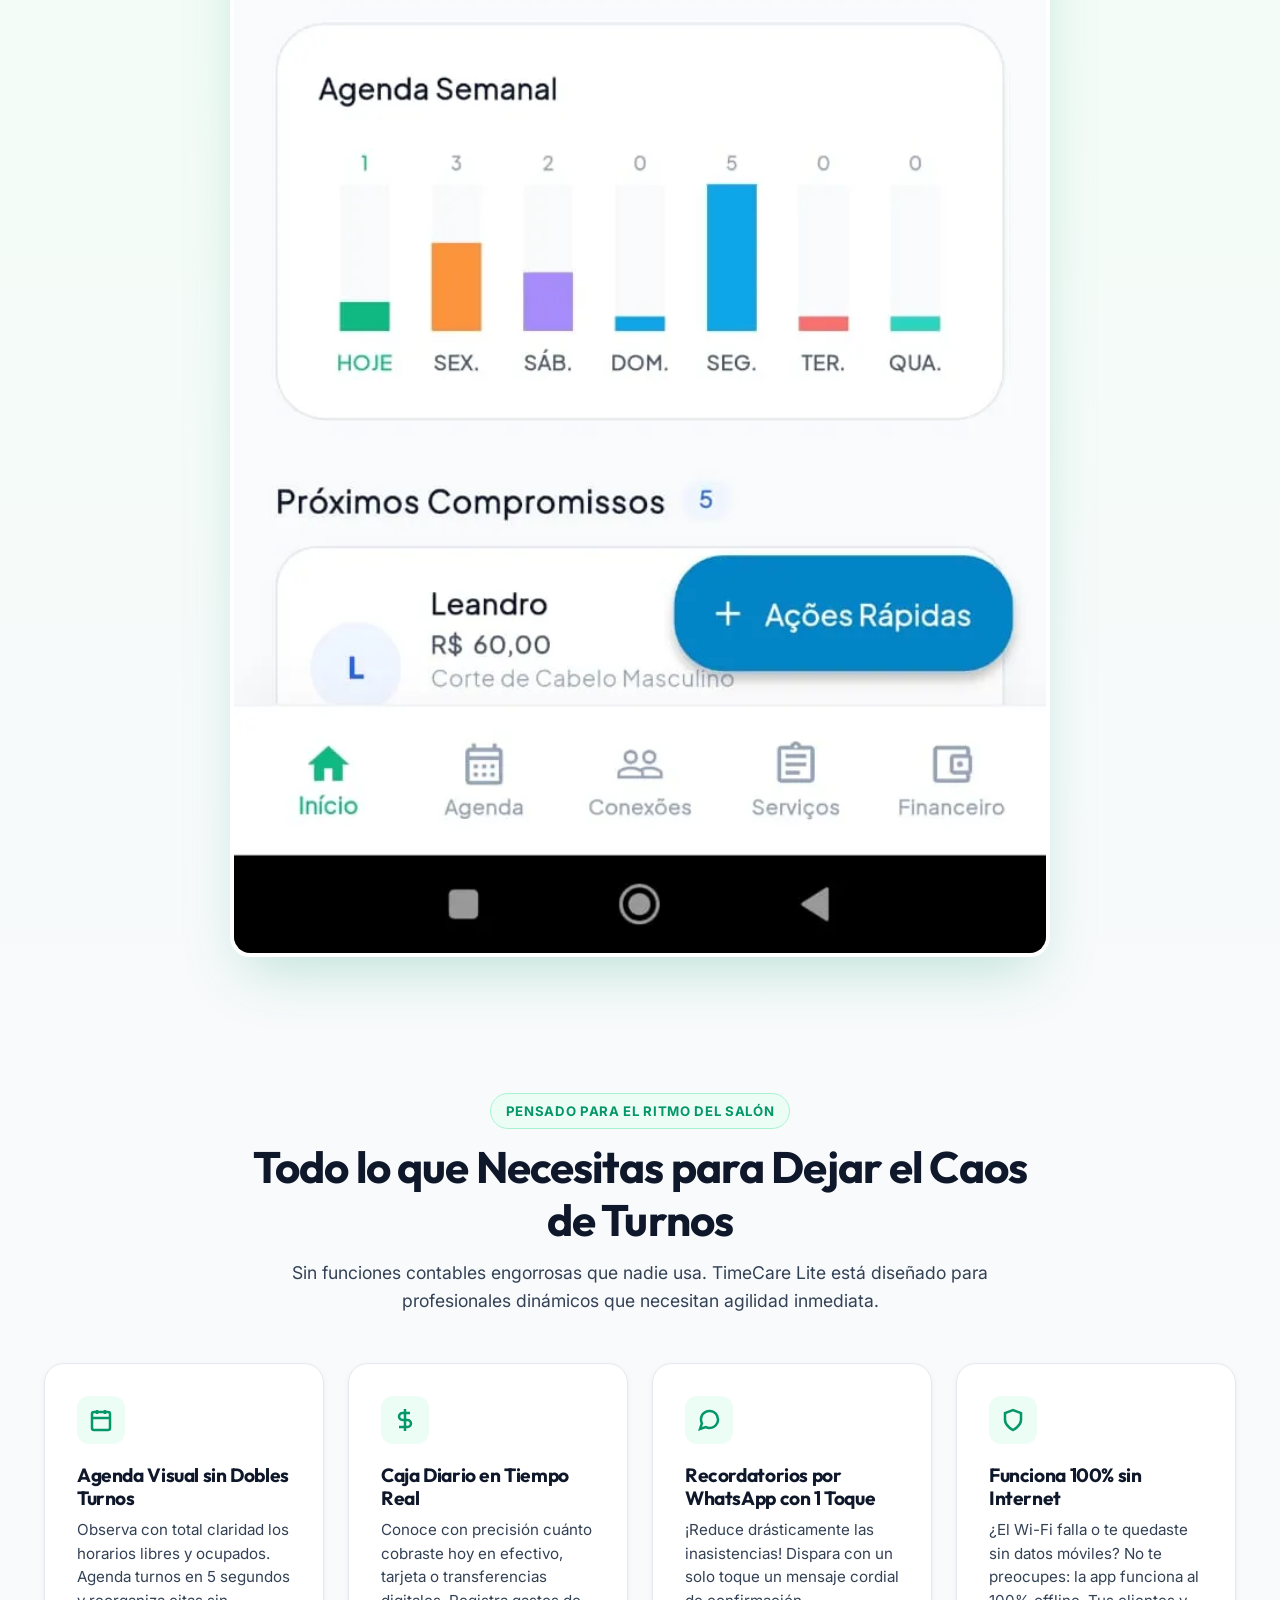
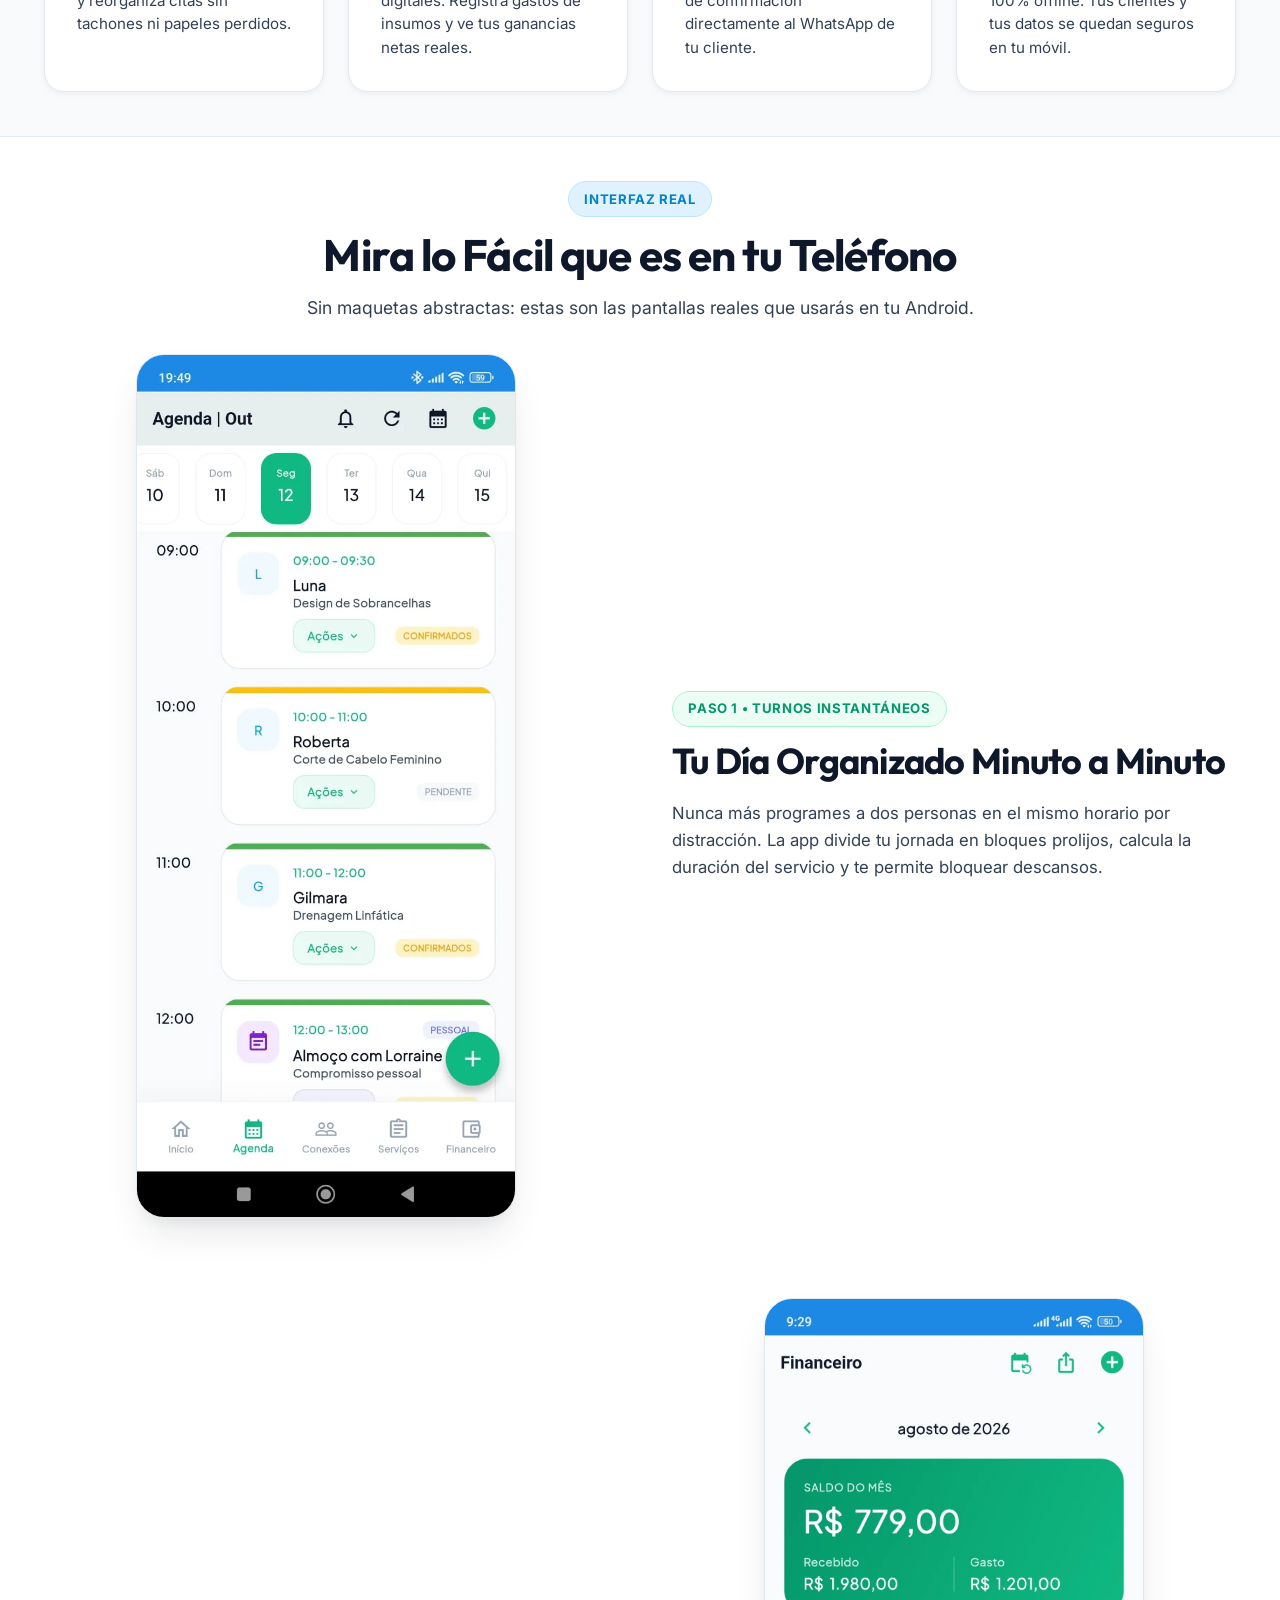
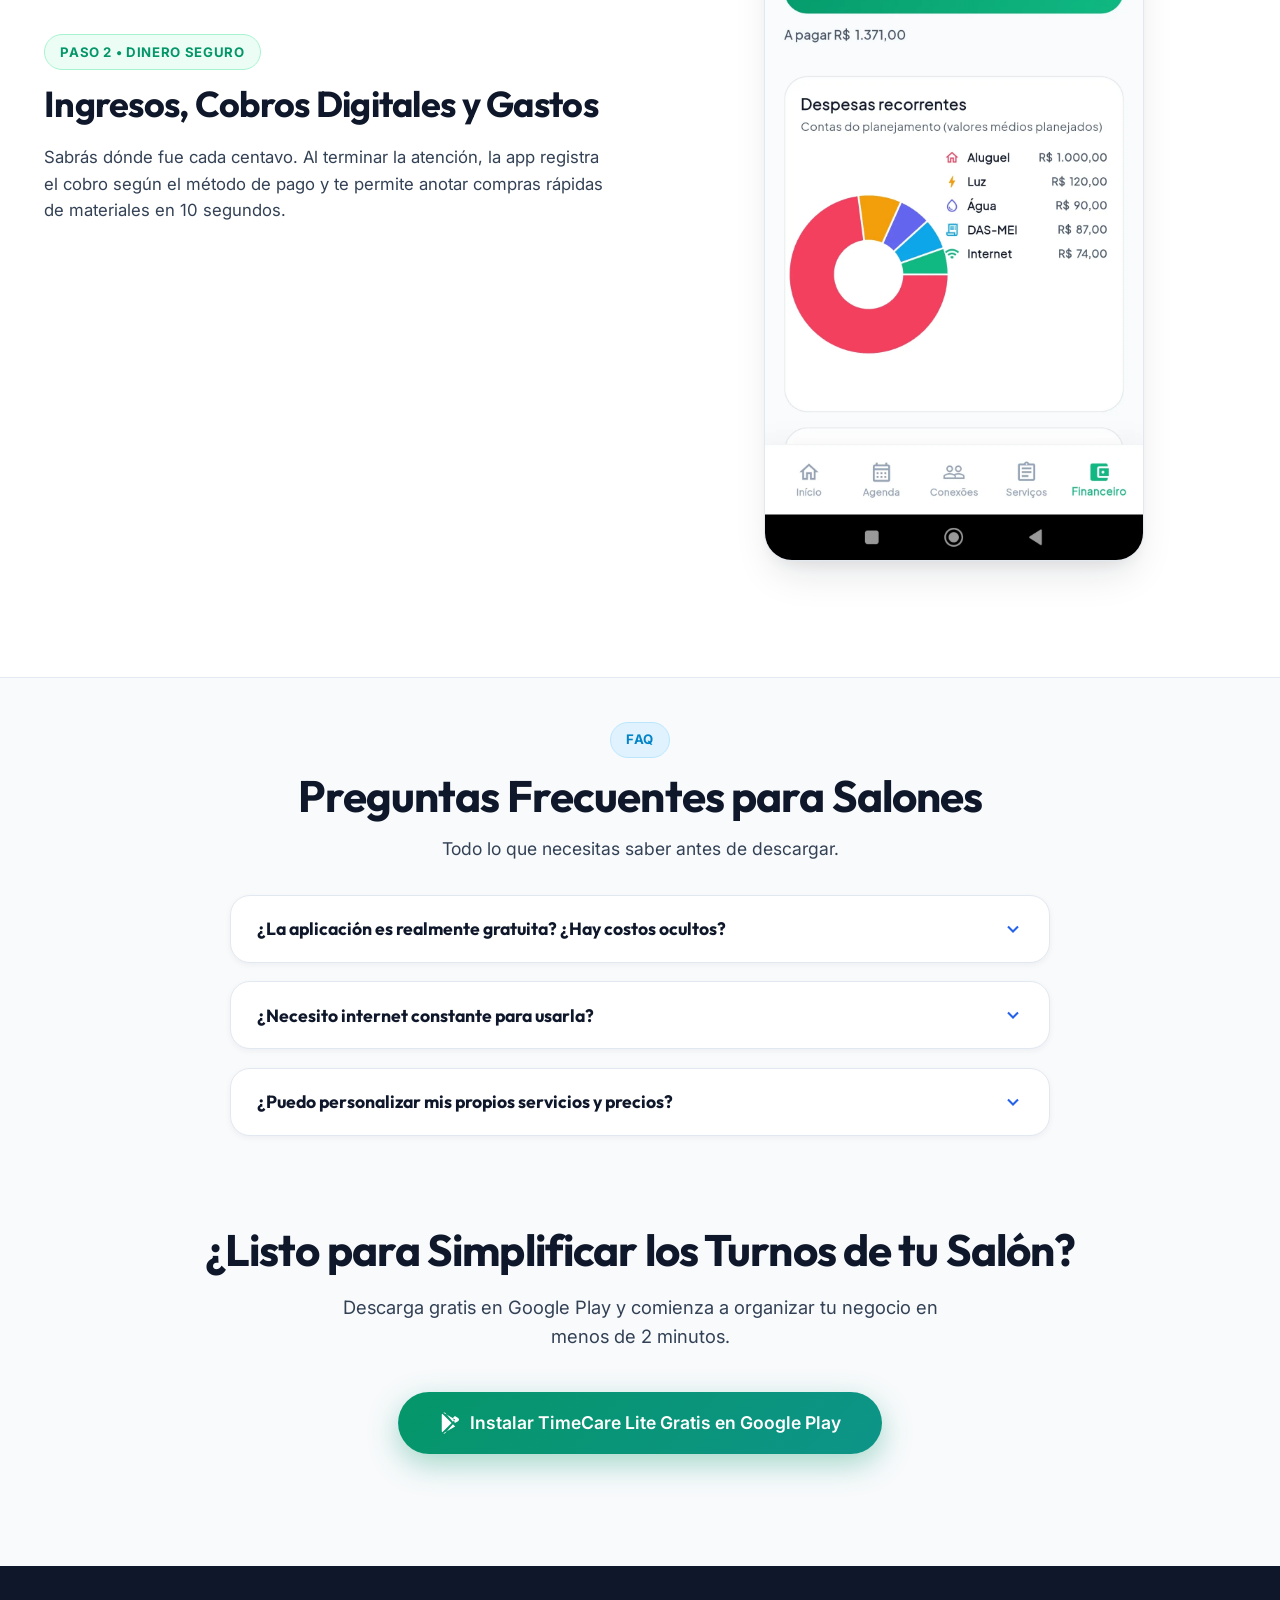
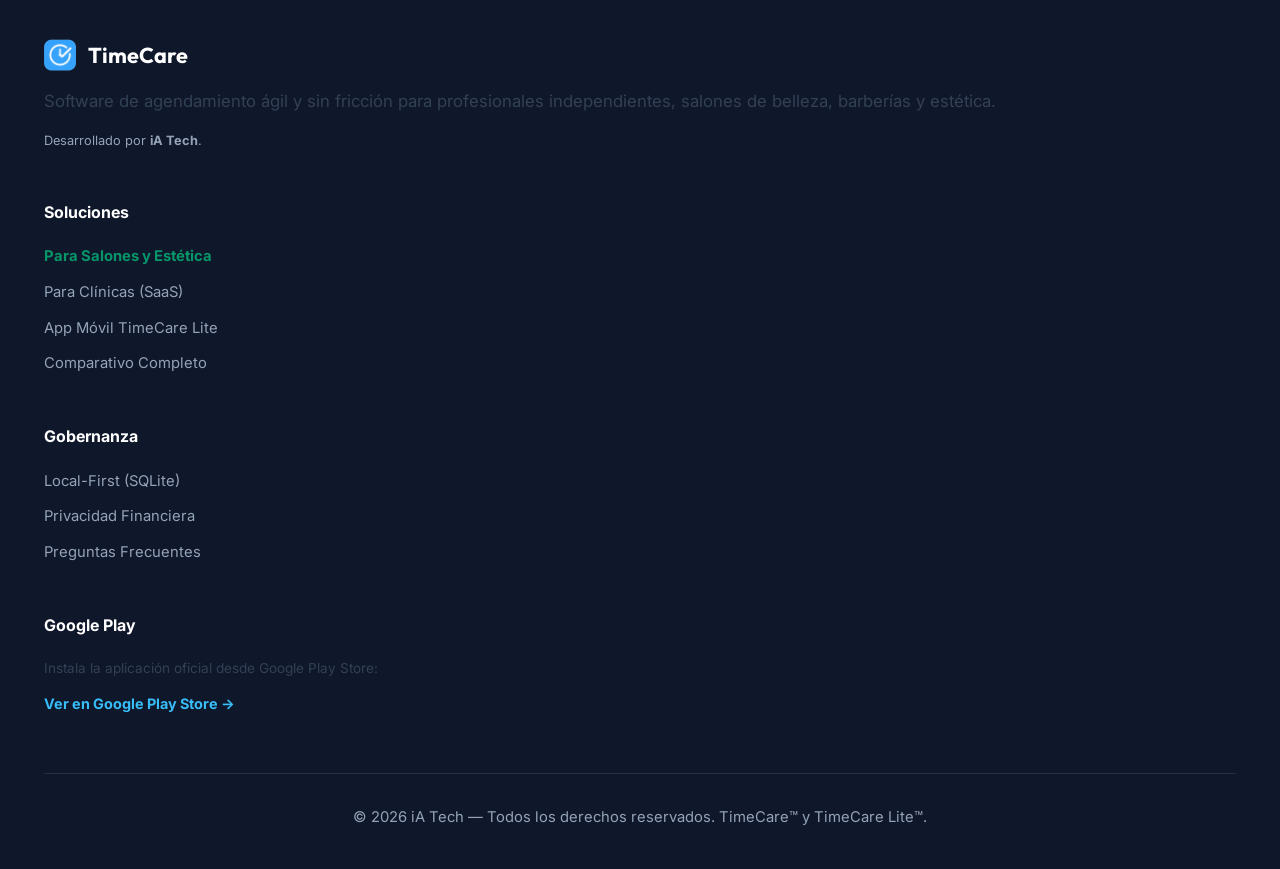
<file: es/salao.html>
<!DOCTYPE html>
<html lang="es">

<head>
  <meta charset="UTF-8">
  <meta name="viewport" content="width=device-width, initial-scale=1.0">
  <title>TimeCare para Salones de Belleza & Estética | Agenda y Caja Simple en el Celular</title>

  <!-- Meta Tags de SEO Primarias -->
  <meta name="title" content="TimeCare para Salones de Belleza & Estética | Agenda y Caja Simple en el Celular">
  <meta name="description"
    content="La aplicación ideal para dueños de salones de belleza, barberías, manicuristas y esteticistas. Gestiona tus turnos sin huecos, envía recordatorios por WhatsApp y controla tu caja diario 100% gratis en Android.">
  <meta name="keywords"
    content="app para salón de belleza, aplicación para peluquerías, turnos para manicuristas, sistema para barberías, control de caja para estética, agenda gratis para celular, TimeCare Lite">
  <meta name="author" content="iA Tech">
  <meta name="robots" content="index, follow">
  <link rel="canonical" href="https://timecare.com.br/es/salao.html">

  <!-- Hreflang Tags para SEO Multilingüe -->
  <link rel="alternate" hreflang="pt-BR" href="https://timecare.com.br/salao.html" />
  <link rel="alternate" hreflang="en" href="https://timecare.com.br/en/salao.html" />
  <link rel="alternate" hreflang="es" href="https://timecare.com.br/es/salao.html" />
  <link rel="alternate" hreflang="x-default" href="https://timecare.com.br/salao.html" />

  <!-- Open Graph / Facebook / WhatsApp -->
  <meta property="og:type" content="website">
  <meta property="og:url" content="https://timecare.com.br/es/salao.html">
  <meta property="og:title" content="TimeCare para Salones de Belleza & Estética | Agenda y Caja en tu Celular">
  <meta property="og:description"
    content="¡Basta de perder clientes en libretas de papel! Descarga TimeCare Lite: turnos rápidos, caja diario y recordatorios por WhatsApp 100% gratis.">
  <meta property="og:image" content="../logo/logo.webp">
  <meta property="og:locale" content="es_ES">
  <meta property="og:site_name" content="TimeCare Salones">

  <!-- Favicon -->
  <link rel="icon" type="image/webp" href="../logo/logo.webp">
  <link rel="apple-touch-icon" href="../logo/logo.webp">

  <!-- Google Fonts (Inter & Outfit) -->
  <link rel="preconnect" href="https://fonts.googleapis.com">
  <link rel="preconnect" href="https://fonts.gstatic.com" crossorigin>
  <link
    href="https://fonts.googleapis.com/css2?family=Inter:wght@400;500;600;700&family=Outfit:wght@600;700;800&display=swap"
    rel="stylesheet">

  <!-- Estilos CSS Principales -->
  <link rel="stylesheet" href="../styles/main.css">

  <!-- Google tag (gtag.js) -->
  <script async src="https://www.googletagmanager.com/gtag/js?id=GT-W6NLGSJX"></script>
  <script>
    window.dataLayer = window.dataLayer || [];
    function gtag() { dataLayer.push(arguments); }
    gtag('js', new Date());

    gtag('config', 'GT-W6NLGSJX');
  </script>
</head>

<body>

  <!-- Ambient Glow Effects -->
  <div class="ambient-glow glow-top-left" aria-hidden="true" style="background: radial-gradient(circle, #dcfce7, transparent 70%);"></div>
  <div class="ambient-glow glow-mid-right" aria-hidden="true" style="background: radial-gradient(circle, #f0fdf4, transparent 70%);"></div>

  <!-- Header & Navbar -->
  <header class="navbar" id="navbar">
    <div class="container navbar-container">
      <a href="index.html" class="navbar-brand" title="TimeCare">
        <img src="../logo/logo.webp" alt="Logotipo TimeCare" class="navbar-logo" width="44" height="44">
        <span>TimeCare <span style="font-size: 0.85rem; font-weight: 600; color: #059669; background: #ecfdf5; padding: 0.2rem 0.5rem; border-radius: 6px; margin-left: 0.3rem;">Salones</span></span>
      </a>

      <nav aria-label="Navegación Principal">
        <ul class="navbar-nav">
          <li><a href="#beneficios" class="nav-link">Beneficios</a></li>
          <li><a href="#telas" class="nav-link">Cómo Funciona</a></li>
          <li><a href="lite.html" class="nav-link" style="color: #059669; font-weight: 700;">App Lite &rarr;</a></li>
          <li><a href="#faq" class="nav-link">Preguntas Frecuentes</a></li>
          <li><a href="clinica.html" class="nav-link" style="color: var(--text-muted);">Soy Clínica &rarr;</a></li>
        </ul>
      </nav>

      <div class="nav-actions">
        <!-- Selector de Idioma -->
        <div class="lang-selector" id="lang-selector">
          <button type="button" class="lang-btn" aria-label="Cambiar idioma" aria-expanded="false">
            <svg class="globe-icon" width="16" height="16" viewBox="0 0 24 24" fill="none" stroke="currentColor" stroke-width="2">
              <circle cx="12" cy="12" r="10"></circle>
              <line x1="2" y1="12" x2="22" y2="12"></line>
              <path d="M12 2a15.3 15.3 0 0 1 4 10 15.3 15.3 0 0 1-4 10 15.3 15.3 0 0 1-4-10 15.3 15.3 0 0 1 4-10z"></path>
            </svg>
            <span>ES</span>
            <svg class="chevron-icon" width="12" height="12" viewBox="0 0 24 24" fill="none" stroke="currentColor" stroke-width="2.5">
              <polyline points="6 9 12 15 18 9"></polyline>
            </svg>
          </button>
          <div class="lang-dropdown">
            <a href="../salao.html" class="lang-item" data-lang="pt">
              <span class="lang-flag">🇧🇷</span>
              <span>Português</span>
              <span class="lang-tag">PT</span>
            </a>
            <a href="../en/salao.html" class="lang-item" data-lang="en">
              <span class="lang-flag">🇺🇸</span>
              <span>English</span>
              <span class="lang-tag">EN</span>
            </a>
            <a href="salao.html" class="lang-item active" data-lang="es">
              <span class="lang-flag">🇪🇸</span>
              <span>Español</span>
              <span class="lang-tag">ES</span>
            </a>
            <span class="lang-item" style="opacity: 0.5; cursor: default;">
              <span class="lang-flag">🇫🇷</span>
              <span>Français</span>
              <span class="lang-tag">Pronto</span>
            </span>
            <span class="lang-item" style="opacity: 0.5; cursor: default;">
              <span class="lang-flag">🇩🇪</span>
              <span>Deutsch</span>
              <span class="lang-tag">Pronto</span>
            </span>
            <span class="lang-item" style="opacity: 0.5; cursor: default;">
              <span class="lang-flag">🇮🇹</span>
              <span>Italiano</span>
              <span class="lang-tag">Pronto</span>
            </span>
          </div>
        </div>

        <a href="https://play.google.com/store/apps/details?id=br.com.iatech.timecare_lite&pcampaignid=web_share"
          target="_blank" rel="noopener noreferrer" class="btn btn-lite btn-sm track-playstore-download" data-download-source="navbar_btn">
          <svg width="16" height="16" viewBox="0 0 24 24" fill="currentColor">
            <path
              d="M3.609 1.814L13.792 12 3.61 22.186a1.986 1.986 0 0 1-.61-1.414V3.228c0-.53.21-1.04.609-1.414zM15.206 13.414l2.42 2.42-12.822 7.4c.594.34 1.34.27 1.866-.17l8.536-9.65zm0-2.828l-8.536-9.65A1.99 1.99 0 0 0 4.804.766l12.822 7.4-2.42 2.42zm2.122 1.414l3.52-2.03a1.997 1.997 0 0 0 0-3.46l-3.52-2.03-2.12 2.12 2.12 5.4z" />
          </svg>
          Descargar Gratis
        </a>
      </div>

      <button class="mobile-menu-toggle" aria-label="Abrir Menú de Navegación" aria-expanded="false">
        <svg width="24" height="24" viewBox="0 0 24 24" fill="none" stroke="currentColor" stroke-width="2"
          stroke-linecap="round" stroke-linejoin="round">
          <line x1="3" y1="12" x2="21" y2="12"></line>
          <line x1="3" y1="6" x2="21" y2="6"></line>
          <line x1="3" y1="18" x2="21" y2="18"></line>
        </svg>
      </button>
    </div>
  </header>

  <main>
    <!-- Hero Section -->
    <section class="salao-hero">
      <div class="container">
        <div class="hero-content scroll-reveal">
          <div class="salao-pill-tag">
            <svg width="16" height="16" viewBox="0 0 24 24" fill="none" stroke="currentColor" stroke-width="2.5">
              <path d="M12 2l3.09 6.26L22 9.27l-5 4.87 1.18 6.88L12 17.77l-6.18 3.25L7 14.14 2 9.27l6.91-1.01L12 2z"></path>
            </svg>
            Edición Especial para Salones de Belleza, Barberías y Estética
          </div>

          <h1 class="salao-hero-title">
            Agenda Llena y Caja Claro. <span>Sin complicaciones ni mensualidades.</span>
          </h1>

          <p class="hero-description" style="max-width: 780px;">
            Dile adiós a los cuadernos desordenados y a los sistemas lentos con cuotas mensuales. Agenda a tus clientes en segundos, envía recordatorios por WhatsApp con un solo toque y controla tus ganancias diarias directamente en tu Android.
          </p>

          <!-- Primary CTA Button (Google Play) -->
          <div class="playstore-button-wrap">
            <a href="https://play.google.com/store/apps/details?id=br.com.iatech.timecare_lite&pcampaignid=web_share"
              target="_blank" rel="noopener noreferrer" class="btn-playstore-large track-playstore-download" data-download-source="hero_cta">
              <svg width="34" height="34" viewBox="0 0 24 24" fill="none">
                <path d="M3.609 1.814L13.792 12 3.61 22.186a1.986 1.986 0 0 1-.61-1.414V3.228c0-.53.21-1.04.609-1.414z" fill="#00e5ff"/>
                <path d="M15.206 13.414l2.42 2.42-12.822 7.4c.594.34 1.34.27 1.866-.17l8.536-9.65z" fill="#ff3d00"/>
                <path d="M15.206 10.586l-8.536-9.65A1.99 1.99 0 0 0 4.804.766l12.822 7.4-2.42 2.42z" fill="#4caf50"/>
                <path d="M17.328 12l3.52-2.03a1.997 1.997 0 0 0 0-3.46l-3.52-2.03-2.12 2.12 2.12 5.4z" fill="#ffeb3b"/>
              </svg>
              <div class="btn-playstore-text">
                <small>DISPONIBLE EN</small>
                <strong>Google Play</strong>
              </div>
            </a>

            <div class="playstore-subtext">
              <svg width="16" height="16" viewBox="0 0 24 24" fill="none" stroke="#059669" stroke-width="2.5">
                <polyline points="20 6 9 17 4 12"></polyline>
              </svg>
              <span>App 100% Gratuita &bull; Almacenamiento Local-First &bull; No Requiere Conexión Continua</span>
            </div>
          </div>

          <!-- Hero Image Mockup -->
          <div class="showcase-image-wrap" style="max-width: 820px; margin: 2rem auto 0 auto; box-shadow: 0 25px 60px -15px rgba(5, 150, 105, 0.25); border-radius: 20px; overflow: hidden; border: 4px solid #ffffff;">
            <img src="../timecare_lite_novas/1. Dashboard.webp"
              alt="TimeCare Lite - Agenda y Control de Caja para Salones de Belleza" loading="eager" width="820" height="460">
          </div>
        </div>
      </div>
    </section>

    <!-- 4 Pilares Concretos -->
    <section class="section" id="beneficios" style="padding-top: 4rem;">
      <div class="container">
        <div class="section-header scroll-reveal">
          <span class="badge badge-lite">Pensado para el Ritmo del Salón</span>
          <h2>Todo lo que Necesitas para Dejar el Caos de Turnos</h2>
          <p>
            Sin funciones contables engorrosas que nadie usa. TimeCare Lite está diseñado para profesionales dinámicos que necesitan agilidad inmediata.
          </p>
        </div>

        <div class="salon-benefits-grid scroll-reveal">
          <div class="salon-benefit-card">
            <div class="salon-benefit-icon">
              <svg width="24" height="24" viewBox="0 0 24 24" fill="none" stroke="currentColor" stroke-width="2.5">
                <rect x="3" y="4" width="18" height="18" rx="2" ry="2"></rect>
                <line x1="16" y1="2" x2="16" y2="6"></line>
                <line x1="8" y1="2" x2="8" y2="6"></line>
                <line x1="3" y1="10" x2="21" y2="10"></line>
              </svg>
            </div>
            <h4>Agenda Visual sin Dobles Turnos</h4>
            <p>
              Observa con total claridad los horarios libres y ocupados. Agenda turnos en 5 segundos y reorganiza citas sin tachones ni papeles perdidos.
            </p>
          </div>

          <div class="salon-benefit-card">
            <div class="salon-benefit-icon">
              <svg width="24" height="24" viewBox="0 0 24 24" fill="none" stroke="currentColor" stroke-width="2.5">
                <line x1="12" y1="1" x2="12" y2="23"></line>
                <path d="M17 5H9.5a3.5 3.5 0 0 0 0 7h5a3.5 3.5 0 0 1 0 7H6"></path>
              </svg>
            </div>
            <h4>Caja Diario en Tiempo Real</h4>
            <p>
              Conoce con precisión cuánto cobraste hoy en efectivo, tarjeta o transferencias digitales. Registra gastos de insumos y ve tus ganancias netas reales.
            </p>
          </div>

          <div class="salon-benefit-card">
            <div class="salon-benefit-icon">
              <svg width="24" height="24" viewBox="0 0 24 24" fill="none" stroke="currentColor" stroke-width="2.5">
                <path d="M21 11.5a8.38 8.38 0 0 1-.9 3.8 8.5 8.5 0 0 1-7.6 4.7 8.38 8.38 0 0 1-3.8-.9L3 21l1.9-5.7a8.38 8.38 0 0 1-.9-3.8 8.5 8.5 0 0 1 4.7-7.6 8.38 8.38 0 0 1 3.8-.9h.5a8.48 8.48 0 0 1 8 8v.5z"></path>
              </svg>
            </div>
            <h4>Recordatorios por WhatsApp con 1 Toque</h4>
            <p>
              ¡Reduce drásticamente las inasistencias! Dispara con un solo toque un mensaje cordial de confirmación directamente al WhatsApp de tu cliente.
            </p>
          </div>

          <div class="salon-benefit-card">
            <div class="salon-benefit-icon">
              <svg width="24" height="24" viewBox="0 0 24 24" fill="none" stroke="currentColor" stroke-width="2.5">
                <path d="M12 22s8-4 8-10V5l-8-3-8 3v7c0 6 8 10 8 10z"></path>
              </svg>
            </div>
            <h4>Funciona 100% sin Internet</h4>
            <p>
              ¿El Wi-Fi falla o te quedaste sin datos móviles? No te preocupes: la app funciona al 100% offline. Tus clientes y tus datos se quedan seguros en tu móvil.
            </p>
          </div>
        </div>
      </div>
    </section>

    <!-- Pantallas Reales -->
    <section class="section product-showcase" id="telas" style="background: #ffffff;">
      <div class="container">
        <div class="section-header scroll-reveal">
          <span class="badge badge-glow">Interfaz Real</span>
          <h2>Mira lo Fácil que es en tu Teléfono</h2>
          <p>
            Sin maquetas abstractas: estas son las pantallas reales que usarás en tu Android.
          </p>
        </div>

        <!-- Showcase 1: Agenda -->
        <div class="showcase-grid scroll-reveal">
          <div class="showcase-visual">
            <div class="showcase-image-wrap" style="max-width: 380px; margin: 0 auto;">
              <img src="../timecare_lite_novas/2. Agenda.webp"
                alt="Pantalla de Agenda de TimeCare Lite" loading="lazy">
            </div>
          </div>
          <div class="showcase-content">
            <span class="badge badge-lite">Paso 1 &bull; Turnos Instantáneos</span>
            <h3>Tu Día Organizado Minuto a Minuto</h3>
            <p>
              Nunca más programes a dos personas en el mismo horario por distracción. La app divide tu jornada en bloques prolijos, calcula la duración del servicio y te permite bloquear descansos.
            </p>
          </div>
        </div>

        <!-- Showcase 2: Caja y Gastos -->
        <div class="showcase-grid reverse scroll-reveal" style="margin-top: 5rem;">
          <div class="showcase-visual">
            <div class="showcase-image-wrap" style="max-width: 380px; margin: 0 auto;">
              <img src="../timecare_lite_novas/teala financeiro totais e graficos.webp"
                alt="Pantalla de Control Financiero y Caja en TimeCare Lite" loading="lazy">
            </div>
          </div>
          <div class="showcase-content">
            <span class="badge badge-lite">Paso 2 &bull; Dinero Seguro</span>
            <h3>Ingresos, Cobros Digitales y Gastos</h3>
            <p>
              Sabrás dónde fue cada centavo. Al terminar la atención, la app registra el cobro según el método de pago y te permite anotar compras rápidas de materiales en 10 segundos.
            </p>
          </div>
        </div>
      </div>
    </section>

    <!-- FAQ Section -->
    <section class="section" id="faq">
      <div class="container">
        <div class="section-header scroll-reveal">
          <span class="badge badge-glow">FAQ</span>
          <h2>Preguntas Frecuentes para Salones</h2>
          <p>Todo lo que necesitas saber antes de descargar.</p>
        </div>

        <div class="faq-list scroll-reveal" style="max-width: 820px; margin: 0 auto;">
          <div class="faq-item">
            <button class="faq-question" aria-expanded="false">
              <span>¿La aplicación es realmente gratuita? ¿Hay costos ocultos?</span>
              <svg class="faq-icon" width="20" height="20" viewBox="0 0 24 24" fill="none" stroke="currentColor" stroke-width="2.5"><polyline points="6 9 12 15 18 9"></polyline></svg>
            </button>
            <div class="faq-answer">
              <p>
                TimeCare Lite es gratuita para descargar y utilizar en Android. Puedes organizar tu agenda, registrar clientes, anotar servicios y controlar tus gastos sin ingresar tarjeta de crédito ni suscripciones mensuales obligatorias.
              </p>
            </div>
          </div>

          <div class="faq-item">
            <button class="faq-question" aria-expanded="false">
              <span>¿Necesito internet constante para usarla?</span>
              <svg class="faq-icon" width="20" height="20" viewBox="0 0 24 24" fill="none" stroke="currentColor" stroke-width="2.5"><polyline points="6 9 12 15 18 9"></polyline></svg>
            </button>
            <div class="faq-answer">
              <p>
                ¡No! Esa es una de las mayores ventajas de TimeCare Lite. Funciona incluso en modo avión o sin cobertura. Tus datos se almacenan localmente en tu teléfono con SQLite.
              </p>
            </div>
          </div>

          <div class="faq-item">
            <button class="faq-question" aria-expanded="false">
              <span>¿Puedo personalizar mis propios servicios y precios?</span>
              <svg class="faq-icon" width="20" height="20" viewBox="0 0 24 24" fill="none" stroke="currentColor" stroke-width="2.5"><polyline points="6 9 12 15 18 9"></polyline></svg>
            </button>
            <div class="faq-answer">
              <p>
                ¡Sí! Puedes dar de alta todos los servicios que realices (corte, tintura, manicura, depilación, peinado, masajes, etc.), estableciendo el precio y la duración estimada de cada uno.
              </p>
            </div>
          </div>
        </div>
      </div>
    </section>

    <!-- Final Call to Action -->
    <section class="section" style="padding-bottom: 7rem; text-align: center;">
      <div class="container scroll-reveal">
        <h2 style="font-size: clamp(2rem, 3.5vw, 2.75rem); margin-bottom: 1rem;">
          ¿Listo para Simplificar los Turnos de tu Salón?
        </h2>
        <p style="max-width: 650px; margin: 0 auto 2.5rem auto; font-size: 1.15rem;">
          Descarga gratis en Google Play y comienza a organizar tu negocio en menos de 2 minutos.
        </p>

        <a href="https://play.google.com/store/apps/details?id=br.com.iatech.timecare_lite&pcampaignid=web_share"
          target="_blank" rel="noopener noreferrer" class="btn btn-lite btn-lg track-playstore-download" data-download-source="bottom_cta"
          style="padding: 1rem 2.5rem; font-size: 1.1rem; box-shadow: 0 10px 30px rgba(5, 150, 105, 0.35);">
          <svg width="22" height="22" viewBox="0 0 24 24" fill="currentColor">
            <path
              d="M3.609 1.814L13.792 12 3.61 22.186a1.986 1.986 0 0 1-.61-1.414V3.228c0-.53.21-1.04.609-1.414zM15.206 13.414l2.42 2.42-12.822 7.4c.594.34 1.34.27 1.866-.17l8.536-9.65zm0-2.828l-8.536-9.65A1.99 1.99 0 0 0 4.804.766l12.822 7.4-2.42 2.42zm2.122 1.414l3.52-2.03a1.997 1.997 0 0 0 0-3.46l-3.52-2.03-2.12 2.12 2.12 5.4z" />
          </svg>
          Instalar TimeCare Lite Gratis en Google Play
        </a>
      </div>
    </section>
  </main>

  <!-- Sticky Mobile CTA -->
  <aside class="sticky-mobile-cta" id="sticky-mobile-cta" aria-label="Descarga Rápida">
    <div class="sticky-mobile-info">
      <span class="sticky-mobile-title">TimeCare Lite para Salones</span>
      <span class="sticky-mobile-sub">★ Gratis en Android</span>
    </div>
    <a href="https://play.google.com/store/apps/details?id=br.com.iatech.timecare_lite&pcampaignid=web_share"
      target="_blank" rel="noopener noreferrer" class="sticky-mobile-btn track-playstore-download" data-download-source="sticky_mobile">
      Descargar Gratis
    </a>
  </aside>

  <!-- Footer -->
  <footer class="site-footer">
    <div class="container">
      <div class="footer-grid">
        <div class="footer-brand">
          <div class="footer-brand-logo">
            <img src="../logo/logo.webp" alt="Logotipo TimeCare" width="32" height="32" style="border-radius: 6px;">
            <span>TimeCare</span>
          </div>
          <p>
            Software de agendamiento ágil y sin fricción para profesionales independientes, salones de belleza, barberías y estética.
          </p>
          <p style="font-size: 0.8rem; color: #94a3b8;">
            Desarrollado por <strong>iA Tech</strong>.
          </p>
        </div>

        <div>
          <div class="footer-heading">Soluciones</div>
          <ul class="footer-links">
            <li><a href="salao.html" style="font-weight: 700; color: #059669;">Para Salones y Estética</a></li>
            <li><a href="clinica.html">Para Clínicas (SaaS)</a></li>
            <li><a href="lite.html">App Móvil TimeCare Lite</a></li>
            <li><a href="index.html#comparativo">Comparativo Completo</a></li>
          </ul>
        </div>

        <div>
          <div class="footer-heading">Gobernanza</div>
          <ul class="footer-links">
            <li><a href="index.html#seguranca">Local-First (SQLite)</a></li>
            <li><a href="index.html#seguranca">Privacidad Financiera</a></li>
            <li><a href="#faq">Preguntas Frecuentes</a></li>
          </ul>
        </div>

        <div>
          <div class="footer-heading">Google Play</div>
          <p style="font-size: 0.85rem; margin-bottom: 0.75rem;">
            Instala la aplicación oficial desde Google Play Store:
          </p>
          <a href="https://play.google.com/store/apps/details?id=br.com.iatech.timecare_lite&pcampaignid=web_share"
            target="_blank" rel="noopener noreferrer" style="color: #38bdf8; font-weight: 700; font-size: 0.9rem;">
            Ver en Google Play Store &rarr;
          </a>
        </div>
      </div>

      <div class="footer-bottom">
        <div>
          &copy; 2026 iA Tech — Todos los derechos reservados. TimeCare&trade; y TimeCare Lite&trade;.
        </div>
      </div>
    </div>
  </footer>

  <!-- Scripts -->
  <script src="../js/main.js"></script>
</body>

</html>
</file>
<file: styles/main.css>
/* ==========================================================================
   TimeCare & TimeCare Lite - Light Theme & Modern Design System
   Inspired by iClinic, Clinicorp & Simples Dental (Healthcare Tech)
   ========================================================================== */

:root {
  /* Color Palette - Vibrant Light Healthcare & Tech */
  --bg-primary: #f8fafc;
  --bg-secondary: #ffffff;
  --bg-card: #ffffff;
  --bg-card-hover: #ffffff;
  --bg-glass: rgba(255, 255, 255, 0.85);
  --bg-glass-nav: rgba(255, 255, 255, 0.92);
  --bg-light-blue: #f0f6ff;
  --bg-light-teal: #f0fdf4;
  --bg-light-purple: #f5f3ff;

  --text-primary: #0f172a;
  --text-secondary: #334155;
  --text-muted: #64748b;
  --text-accent: #0284c7;

  /* Brand Accents */
  --primary-blue: #2563eb;
  --primary-cyan: #0284c7;
  --primary-gradient: linear-gradient(135deg, #2563eb 0%, #0284c7 100%);
  
  --pro-gradient: linear-gradient(135deg, #2563eb 0%, #7c3aed 100%);
  --pro-color: #2563eb;
  --pro-color-light: #3b82f6;
  --pro-bg-badge: #eff6ff;
  --pro-border-badge: #bfdbfe;

  --lite-gradient: linear-gradient(135deg, #059669 0%, #0d9488 100%);
  --lite-color: #059669;
  --lite-color-light: #10b981;
  --lite-bg-badge: #ecfdf5;
  --lite-border-badge: #a7f3d0;

  --accent-glow: rgba(37, 99, 235, 0.12);
  --border-subtle: rgba(226, 232, 240, 0.9);
  --border-card: #e2e8f0;
  --border-focus: #0284c7;

  /* Spacing & Radius */
  --radius-sm: 8px;
  --radius-md: 14px;
  --radius-lg: 20px;
  --radius-xl: 28px;
  --radius-full: 9999px;

  --font-sans: 'Inter', -apple-system, BlinkMacSystemFont, 'Segoe UI', Roboto, sans-serif;
  --font-display: 'Outfit', 'Plus Jakarta Sans', var(--font-sans);

  --shadow-sm: 0 2px 6px rgba(15, 23, 42, 0.05);
  --shadow-md: 0 10px 25px -5px rgba(15, 23, 42, 0.08), 0 8px 10px -6px rgba(15, 23, 42, 0.04);
  --shadow-lg: 0 20px 40px -10px rgba(15, 23, 42, 0.12), 0 10px 15px -5px rgba(15, 23, 42, 0.06);
  --shadow-glow: 0 10px 30px rgba(37, 99, 235, 0.15);

  --transition-fast: 0.2s cubic-bezier(0.16, 1, 0.3, 1);
  --transition-normal: 0.35s cubic-bezier(0.16, 1, 0.3, 1);
  --transition-slow: 0.5s cubic-bezier(0.16, 1, 0.3, 1);
}

/* ==========================================================================
   Reset & Base Styles
   ========================================================================== */
*, *::before, *::after {
  box-sizing: border-box;
  margin: 0;
  padding: 0;
}

html {
  scroll-behavior: smooth;
  font-size: 16px;
  color-scheme: light;
}

body {
  font-family: var(--font-sans);
  background-color: var(--bg-primary);
  color: var(--text-primary);
  line-height: 1.6;
  overflow-x: hidden;
  -webkit-font-smoothing: antialiased;
  -moz-osx-font-smoothing: grayscale;
}

/* Background Ambient Elements */
.ambient-glow {
  position: fixed;
  width: 600px;
  height: 600px;
  border-radius: 50%;
  pointer-events: none;
  z-index: -1;
  filter: blur(120px);
  opacity: 0.45;
}

.glow-top-left {
  top: -180px;
  left: -150px;
  background: radial-gradient(circle, #dbeafe, transparent 70%);
}

.glow-mid-right {
  top: 40%;
  right: -200px;
  background: radial-gradient(circle, #e0f2fe, transparent 70%);
}

.glow-bottom-left {
  bottom: -150px;
  left: 10%;
  background: radial-gradient(circle, #d1fae5, transparent 70%);
}

/* Typography */
h1, h2, h3, h4, h5, h6 {
  font-family: var(--font-display);
  font-weight: 700;
  line-height: 1.2;
  color: var(--text-primary);
  letter-spacing: -0.02em;
}

h1 { font-size: clamp(2.5rem, 5vw, 4rem); }
h2 { font-size: clamp(1.9rem, 3.5vw, 2.75rem); }
h3 { font-size: clamp(1.35rem, 2.5vw, 1.8rem); }
h4 { font-size: 1.15rem; }

p {
  color: var(--text-secondary);
  font-size: 1.05rem;
}

a {
  color: inherit;
  text-decoration: none;
  transition: color var(--transition-fast);
}

img {
  max-width: 100%;
  height: auto;
  display: block;
}

/* ==========================================================================
   Layout Containers
   ========================================================================== */
.container {
  width: 100%;
  max-width: 1240px;
  margin-left: auto;
  margin-right: auto;
  padding-left: 1.5rem;
  padding-right: 1.5rem;
}

.section {
  padding: 2.75rem 0;
  position: relative;
}

.section-header {
  text-align: center;
  max-width: 780px;
  margin: 0 auto 2rem auto;
}

.section-header p {
  margin-top: 0.75rem;
  font-size: 1.1rem;
}

/* ==========================================================================
   Navigation Bar
   ========================================================================== */
.navbar {
  position: fixed;
  top: 0;
  left: 0;
  right: 0;
  z-index: 1000;
  background-color: var(--bg-glass-nav);
  backdrop-filter: blur(16px);
  -webkit-backdrop-filter: blur(16px);
  border-bottom: 1px solid var(--border-subtle);
  transition: all var(--transition-normal);
}

.navbar-container {
  display: flex;
  align-items: center;
  justify-content: space-between;
  height: 80px;
  gap: 1.25rem;
}

.navbar-brand {
  display: flex;
  align-items: center;
  gap: 0.85rem;
  font-family: var(--font-display);
  font-weight: 800;
  font-size: 1.45rem;
  color: var(--text-primary);
  flex-shrink: 0;
  white-space: nowrap;
}

.navbar-logo {
  width: 44px;
  height: 44px;
  border-radius: var(--radius-sm);
  box-shadow: 0 4px 12px rgba(37, 99, 235, 0.2);
  transition: transform var(--transition-fast);
  flex-shrink: 0;
}

.navbar-brand:hover .navbar-logo {
  transform: scale(1.06);
}

.navbar-nav {
  display: flex;
  align-items: center;
  list-style: none;
  gap: 1.15rem;
  flex-shrink: 1;
}

.nav-link {
  font-size: 0.875rem;
  font-weight: 600;
  color: var(--text-secondary);
  position: relative;
  padding: 0.5rem 0;
  white-space: nowrap;
}

.nav-link:hover, .nav-link.active {
  color: var(--primary-blue);
}

.nav-link::after {
  content: '';
  position: absolute;
  bottom: 0;
  left: 0;
  width: 0;
  height: 2px;
  background: var(--primary-gradient);
  transition: width var(--transition-fast);
  border-radius: var(--radius-full);
}

.nav-link:hover::after, .nav-link.active::after {
  width: 100%;
}

.nav-actions {
  display: flex;
  align-items: center;
  gap: 0.85rem;
}

/* ==========================================================================
   Language Selector Component
   ========================================================================== */
.lang-selector {
  position: relative;
  display: inline-flex;
  align-items: center;
}

.lang-btn {
  display: inline-flex;
  align-items: center;
  gap: 0.4rem;
  background: #ffffff;
  border: 1px solid var(--border-card);
  border-radius: var(--radius-full);
  padding: 0.42rem 0.85rem;
  font-family: var(--font-sans);
  font-size: 0.825rem;
  font-weight: 700;
  color: var(--text-primary);
  cursor: pointer;
  transition: all var(--transition-fast);
  box-shadow: 0 1px 3px rgba(15, 23, 42, 0.05);
  user-select: none;
}

.lang-btn:hover {
  border-color: var(--primary-blue);
  color: var(--primary-blue);
  background: #f8fafc;
}

.lang-btn svg.globe-icon {
  color: var(--text-muted);
}

.lang-btn svg.chevron-icon {
  color: var(--text-muted);
  transition: transform var(--transition-fast);
}

.lang-selector.open .lang-btn svg.chevron-icon {
  transform: rotate(180deg);
}

.lang-dropdown {
  position: absolute;
  top: calc(100% + 8px);
  right: 0;
  background: #ffffff;
  border: 1px solid var(--border-card);
  border-radius: var(--radius-md);
  box-shadow: var(--shadow-lg);
  min-width: 175px;
  padding: 0.35rem 0;
  display: none;
  flex-direction: column;
  z-index: 1050;
  backdrop-filter: blur(16px);
}

.lang-selector.open .lang-dropdown {
  display: flex;
}

.lang-item {
  display: flex;
  align-items: center;
  gap: 0.65rem;
  padding: 0.55rem 0.95rem;
  font-size: 0.85rem;
  font-weight: 600;
  color: var(--text-secondary);
  text-decoration: none;
  transition: all var(--transition-fast);
}

.lang-item:hover {
  background: var(--bg-light-blue);
  color: var(--primary-blue);
}

.lang-item.active {
  color: var(--primary-blue);
  font-weight: 800;
  background: rgba(37, 99, 235, 0.06);
}

.lang-flag {
  font-size: 1.05rem;
  line-height: 1;
}

.lang-tag {
  font-size: 0.72rem;
  font-weight: 700;
  background: #f1f5f9;
  color: var(--text-muted);
  padding: 0.1rem 0.35rem;
  border-radius: 4px;
  margin-left: auto;
}

.mobile-menu-toggle {
  display: none;
  background: transparent;
  border: 1px solid var(--border-card);
  color: var(--text-primary);
  padding: 0.5rem;
  border-radius: var(--radius-sm);
  cursor: pointer;
}


/* ==========================================================================
   Buttons & Badges
   ========================================================================== */
.btn {
  display: inline-flex;
  align-items: center;
  justify-content: center;
  gap: 0.6rem;
  font-family: var(--font-sans);
  font-size: 0.95rem;
  font-weight: 600;
  padding: 0.75rem 1.6rem;
  border-radius: var(--radius-full);
  cursor: pointer;
  transition: all var(--transition-fast);
  border: 1px solid transparent;
  text-align: center;
}

.btn-primary {
  background: var(--primary-gradient);
  color: #ffffff;
  box-shadow: 0 4px 16px rgba(37, 99, 235, 0.3);
}

.btn-primary:hover {
  transform: translateY(-2px);
  box-shadow: 0 8px 24px rgba(37, 99, 235, 0.4);
}

.btn-pro {
  background: var(--pro-gradient);
  color: #ffffff;
  box-shadow: 0 4px 16px rgba(37, 99, 235, 0.3);
}

.btn-pro:hover {
  transform: translateY(-2px);
  box-shadow: 0 8px 24px rgba(124, 58, 237, 0.4);
}

.btn-lite {
  background: var(--lite-gradient);
  color: #ffffff;
  box-shadow: 0 4px 16px rgba(5, 150, 105, 0.3);
}

.btn-lite:hover {
  transform: translateY(-2px);
  box-shadow: 0 8px 24px rgba(13, 148, 136, 0.4);
}

.btn-secondary {
  background: #ffffff;
  color: var(--text-primary);
  border-color: var(--border-card);
  box-shadow: var(--shadow-sm);
}

.btn-secondary:hover {
  background: #f8fafc;
  border-color: #cbd5e1;
  transform: translateY(-2px);
  box-shadow: var(--shadow-md);
}

.btn-sm {
  padding: 0.55rem 1.25rem;
  font-size: 0.875rem;
}

.btn-lg {
  padding: 0.95rem 2.2rem;
  font-size: 1.05rem;
}

.badge {
  display: inline-flex;
  align-items: center;
  gap: 0.4rem;
  padding: 0.4rem 0.95rem;
  border-radius: var(--radius-full);
  font-size: 0.825rem;
  font-weight: 700;
  text-transform: uppercase;
  letter-spacing: 0.05em;
  margin-bottom: 0.75rem;
}

.badge-pro {
  background-color: var(--pro-bg-badge);
  border: 1px solid var(--pro-border-badge);
  color: var(--pro-color);
}

.badge-lite {
  background-color: var(--lite-bg-badge);
  border: 1px solid var(--lite-border-badge);
  color: var(--lite-color);
}

.badge-glow {
  background: #e0f2fe;
  border: 1px solid #bae6fd;
  color: var(--text-accent);
}

/* Floating Feature Badges */
.floating-badge {
  position: absolute;
  z-index: 10;
  background: rgba(255, 255, 255, 0.94);
  border: 1px solid var(--border-card);
  box-shadow: var(--shadow-md);
  padding: 0.65rem 1.15rem;
  border-radius: var(--radius-full);
  display: flex;
  align-items: center;
  gap: 0.6rem;
  font-size: 0.85rem;
  font-weight: 600;
  color: var(--text-primary);
  backdrop-filter: blur(12px);
  animation: float 4s ease-in-out infinite;
}

.floating-badge-1 { top: 10%; right: -20px; animation-delay: 0s; }
.floating-badge-2 { bottom: 12%; left: -20px; animation-delay: 2s; }

@keyframes float {
  0%, 100% { transform: translateY(0); }
  50% { transform: translateY(-8px); }
}

/* ==========================================================================
   Hero Section
   ========================================================================== */
.hero-section {
  padding: 9.5rem 0 5.5rem 0;
  text-align: center;
  position: relative;
  background: linear-gradient(180deg, #f1f5f9 0%, var(--bg-primary) 100%);
}

.hero-content {
  max-width: 920px;
  margin: 0 auto;
}

.hero-title {
  margin-bottom: 1.5rem;
  line-height: 1.15;
}

.hero-title span {
  background: linear-gradient(135deg, #2563eb 0%, #0284c7 50%, #059669 100%);
  -webkit-background-clip: text;
  -webkit-text-fill-color: transparent;
}

.hero-description {
  font-size: clamp(1.1rem, 2vw, 1.3rem);
  max-width: 800px;
  margin: 0 auto 2.5rem auto;
  color: var(--text-secondary);
}

.hero-cta-group {
  display: flex;
  align-items: center;
  justify-content: center;
  gap: 1.25rem;
  flex-wrap: wrap;
  margin-bottom: 3.5rem;
}

/* Dual Product Hero Selector Cards */
.hero-products-grid {
  display: grid;
  grid-template-columns: repeat(auto-fit, minmax(320px, 1fr));
  gap: 2rem;
  margin-top: 2.5rem;
}

.product-hero-card {
  background: var(--bg-card);
  border: 1px solid var(--border-card);
  border-radius: var(--radius-xl);
  padding: 2.5rem;
  text-align: left;
  box-shadow: var(--shadow-md);
  position: relative;
  overflow: hidden;
  transition: all var(--transition-normal);
  display: flex;
  flex-direction: column;
  justify-content: space-between;
}

.product-hero-card::before {
  content: '';
  position: absolute;
  top: 0;
  left: 0;
  right: 0;
  height: 5px;
}

.product-hero-card.card-pro::before {
  background: var(--pro-gradient);
}

.product-hero-card.card-lite::before {
  background: var(--lite-gradient);
}

.product-hero-card:hover {
  transform: translateY(-6px);
  box-shadow: var(--shadow-lg);
}

.product-hero-card.card-pro:hover {
  border-color: #bfdbfe;
}

.product-hero-card.card-lite:hover {
  border-color: #a7f3d0;
}

.hero-card-header {
  margin-bottom: 1.25rem;
}

.hero-card-title {
  font-size: 1.85rem;
  margin: 0.5rem 0;
}

.hero-card-target {
  font-size: 0.95rem;
  font-weight: 600;
  color: var(--text-accent);
}

.hero-card-list {
  list-style: none;
  margin: 1.5rem 0;
  display: flex;
  flex-direction: column;
  gap: 0.85rem;
}

.hero-card-list li {
  display: flex;
  align-items: flex-start;
  gap: 0.75rem;
  font-size: 0.95rem;
  color: var(--text-secondary);
}

.hero-card-list svg {
  flex-shrink: 0;
  margin-top: 0.2rem;
}

.card-pro .hero-card-list svg { color: var(--pro-color); }
.card-lite .hero-card-list svg { color: var(--lite-color); }

.card-action-wrap {
  margin-top: 1.5rem;
  display: flex;
  flex-direction: column;
  gap: 0.5rem;
}

/* ==========================================================================
   Product Detail Sections (Deep Dive)
   ========================================================================== */
.product-showcase {
  background: #ffffff;
  border-top: 1px solid var(--border-subtle);
  border-bottom: 1px solid var(--border-subtle);
}

.showcase-grid {
  display: grid;
  grid-template-columns: 1fr 1fr;
  gap: 4rem;
  align-items: center;
  margin-bottom: 4.5rem;
}

.showcase-grid.reverse {
  direction: rtl;
}

.showcase-grid.reverse > * {
  direction: ltr;
}

.showcase-visual {
  position: relative;
}

.showcase-image-wrap {
  position: relative;
  border-radius: var(--radius-xl);
  overflow: hidden;
  border: 1px solid var(--border-card);
  box-shadow: var(--shadow-lg);
  background: var(--bg-primary);
  transition: transform var(--transition-normal);
}

.showcase-image-wrap:hover {
  transform: scale(1.02);
}

.showcase-image-wrap img {
  width: 100%;
  height: auto;
  object-fit: cover;
}

.showcase-content h3 {
  font-size: 2.25rem;
  margin-bottom: 1.15rem;
}

.showcase-features-grid {
  display: grid;
  grid-template-columns: repeat(auto-fit, minmax(240px, 1fr));
  gap: 1.5rem;
  margin-top: 2rem;
}

.feature-mini-card {
  background: var(--bg-primary);
  border: 1px solid var(--border-card);
  border-radius: var(--radius-lg);
  padding: 1.35rem;
  transition: all var(--transition-fast);
}

.feature-mini-card:hover {
  background: #ffffff;
  border-color: var(--primary-cyan);
  box-shadow: var(--shadow-md);
  transform: translateY(-3px);
}

.feature-icon {
  width: 44px;
  height: 44px;
  border-radius: var(--radius-md);
  display: flex;
  align-items: center;
  justify-content: center;
  margin-bottom: 0.85rem;
}

.icon-pro {
  background: #eff6ff;
  color: var(--pro-color);
}

.icon-lite {
  background: #ecfdf5;
  color: var(--lite-color);
}

.feature-mini-card h4 {
  font-size: 1.05rem;
  margin-bottom: 0.35rem;
}

.feature-mini-card p {
  font-size: 0.9rem;
  line-height: 1.5;
}

/* ==========================================================================
   Comparison Table
   ========================================================================== */
.table-container {
  background: #ffffff;
  border: 1px solid var(--border-card);
  border-radius: var(--radius-xl);
  overflow: hidden;
  box-shadow: var(--shadow-md);
  overflow-x: auto;
}

.comparison-table {
  width: 100%;
  border-collapse: collapse;
  text-align: left;
  min-width: 640px;
}

.comparison-table th,
.comparison-table td {
  padding: 1.35rem 1.6rem;
  border-bottom: 1px solid var(--border-subtle);
}

.comparison-table th {
  font-family: var(--font-display);
  font-size: 1.15rem;
  font-weight: 700;
  background: #f8fafc;
}

.comparison-table th:first-child {
  width: 35%;
}

.comparison-table th.col-pro {
  color: var(--pro-color);
  border-top: 4px solid var(--pro-color);
  background: #f0f6ff;
}

.comparison-table th.col-lite {
  color: var(--lite-color);
  border-top: 4px solid var(--lite-color);
  background: #f0fdf4;
}

.comparison-table tr:hover td {
  background: #f8fafc;
}

.comparison-table tr:last-child td {
  border-bottom: none;
}

.feature-name {
  font-weight: 700;
  color: var(--text-primary);
  display: block;
}

.feature-desc {
  font-size: 0.85rem;
  color: var(--text-muted);
  display: block;
  margin-top: 0.2rem;
}

.status-highlight {
  display: inline-flex;
  align-items: center;
  gap: 0.4rem;
  font-weight: 700;
  font-size: 0.95rem;
}

.status-pro { color: var(--pro-color); }
.status-lite { color: var(--lite-color); }

/* ==========================================================================
   Screenshots Gallery & Lightbox
   ========================================================================== */
.gallery-filter-nav {
  display: flex;
  align-items: center;
  justify-content: center;
  gap: 0.85rem;
  margin-bottom: 2.75rem;
  flex-wrap: wrap;
}

.filter-btn {
  background: #ffffff;
  border: 1px solid var(--border-card);
  color: var(--text-secondary);
  padding: 0.65rem 1.5rem;
  border-radius: var(--radius-full);
  font-size: 0.925rem;
  font-weight: 600;
  cursor: pointer;
  box-shadow: var(--shadow-sm);
  transition: all var(--transition-fast);
}

.filter-btn:hover {
  background: #f8fafc;
  color: var(--text-primary);
  border-color: #cbd5e1;
}

.filter-btn.active {
  background: var(--primary-blue);
  color: #ffffff;
  border-color: var(--primary-blue);
  box-shadow: 0 4px 14px rgba(37, 99, 235, 0.3);
}

.gallery-grid {
  display: grid;
  grid-template-columns: repeat(auto-fill, minmax(290px, 1fr));
  gap: 1.75rem;
}

.gallery-item {
  background: #ffffff;
  border: 1px solid var(--border-card);
  border-radius: var(--radius-xl);
  overflow: hidden;
  cursor: pointer;
  position: relative;
  transition: all var(--transition-normal);
  display: flex;
  flex-direction: column;
  box-shadow: var(--shadow-sm);
}

.gallery-item:hover {
  transform: translateY(-6px);
  border-color: var(--primary-cyan);
  box-shadow: var(--shadow-lg);
}

.gallery-thumb-wrap {
  position: relative;
  aspect-ratio: 16 / 10;
  overflow: hidden;
  background: #f1f5f9;
}

.gallery-item.mobile-shot .gallery-thumb-wrap {
  aspect-ratio: 9 / 14;
}

.gallery-thumb-wrap img {
  width: 100%;
  height: 100%;
  object-fit: cover;
  object-position: top center;
  transition: transform var(--transition-slow);
}

.gallery-item:hover .gallery-thumb-wrap img {
  transform: scale(1.05);
}

.gallery-item-overlay {
  position: absolute;
  inset: 0;
  background: rgba(15, 23, 42, 0.45);
  backdrop-filter: blur(4px);
  display: flex;
  align-items: center;
  justify-content: center;
  opacity: 0;
  transition: opacity var(--transition-fast);
}

.gallery-item:hover .gallery-item-overlay {
  opacity: 1;
}

.gallery-item-info {
  padding: 1.25rem;
  background: #ffffff;
  border-top: 1px solid var(--border-subtle);
  flex-grow: 1;
}

.gallery-item-title {
  font-size: 0.95rem;
  font-weight: 700;
  color: var(--text-primary);
  margin-bottom: 0.25rem;
}

.gallery-item-tag {
  font-size: 0.775rem;
  color: var(--text-muted);
  text-transform: uppercase;
  letter-spacing: 0.05em;
  font-weight: 600;
}

/* Lightbox Modal */
.lightbox-modal {
  position: fixed;
  inset: 0;
  z-index: 2000;
  background: rgba(15, 23, 42, 0.85);
  backdrop-filter: blur(16px);
  display: none;
  align-items: center;
  justify-content: center;
  padding: 2rem;
  opacity: 0;
  transition: opacity var(--transition-normal);
}

.lightbox-modal.active {
  display: flex;
  opacity: 1;
}

.lightbox-content {
  position: relative;
  max-width: 90vw;
  max-height: 90vh;
  display: flex;
  flex-direction: column;
  align-items: center;
  background: #ffffff;
  border: 1px solid var(--border-card);
  border-radius: var(--radius-xl);
  padding: 1.75rem;
  box-shadow: var(--shadow-lg);
}

.lightbox-image {
  max-width: 100%;
  max-height: 75vh;
  object-fit: contain;
  border-radius: var(--radius-md);
}

.lightbox-caption {
  margin-top: 1rem;
  text-align: center;
  font-size: 1.05rem;
  font-weight: 600;
  color: var(--text-primary);
}

.lightbox-close {
  position: absolute;
  top: 1rem;
  right: 1rem;
  background: #f1f5f9;
  border: none;
  color: var(--text-primary);
  width: 40px;
  height: 40px;
  border-radius: 50%;
  font-size: 1.35rem;
  cursor: pointer;
  display: flex;
  align-items: center;
  justify-content: center;
  transition: background var(--transition-fast);
}

.lightbox-close:hover {
  background: #e2e8f0;
}

/* ==========================================================================
   Lead Capture Modal (FormSubmit Integration)
   ========================================================================== */
.lead-modal {
  position: fixed;
  inset: 0;
  z-index: 2500;
  background: rgba(15, 23, 42, 0.82);
  backdrop-filter: blur(12px);
  -webkit-backdrop-filter: blur(12px);
  display: none;
  align-items: center;
  justify-content: center;
  padding: 1.5rem;
  opacity: 0;
  transition: opacity var(--transition-normal);
}

.lead-modal.active {
  display: flex;
  opacity: 1;
}

.lead-modal-content {
  position: relative;
  width: 100%;
  max-width: 580px;
  background: #ffffff;
  border: 1px solid var(--border-card);
  border-radius: var(--radius-xl);
  padding: 2.5rem;
  box-shadow: var(--shadow-lg);
  max-height: 90vh;
  overflow-y: auto;
}

.lead-modal-close {
  position: absolute;
  top: 1.25rem;
  right: 1.25rem;
  background: #f1f5f9;
  border: none;
  color: var(--text-primary);
  width: 38px;
  height: 38px;
  border-radius: 50%;
  font-size: 1.35rem;
  cursor: pointer;
  display: flex;
  align-items: center;
  justify-content: center;
  transition: background var(--transition-fast);
}

.lead-modal-close:hover {
  background: #e2e8f0;
}

.lead-modal-header {
  text-align: center;
  margin-bottom: 2rem;
}

.lead-modal-header h3 {
  font-size: 1.75rem;
  margin: 0.5rem 0;
}

.lead-modal-header p {
  font-size: 0.95rem;
}

.form-group {
  display: flex;
  flex-direction: column;
  gap: 0.4rem;
  margin-bottom: 1.25rem;
  text-align: left;
}

.form-group label {
  font-size: 0.875rem;
  font-weight: 700;
  color: var(--text-primary);
}

.form-group input,
.form-group select {
  font-family: var(--font-sans);
  font-size: 0.975rem;
  padding: 0.75rem 1rem;
  border-radius: var(--radius-md);
  border: 1px solid var(--border-card);
  background: #f8fafc;
  color: var(--text-primary);
  transition: all var(--transition-fast);
  outline: none;
}

.form-group input:focus,
.form-group select:focus {
  border-color: var(--primary-blue);
  background: #ffffff;
  box-shadow: 0 0 0 3px rgba(37, 99, 235, 0.15);
}

.form-row {
  display: grid;
  grid-template-columns: 1fr 1fr;
  gap: 1rem;
}

.form-submit-btn {
  width: 100%;
  margin-top: 1rem;
}

.form-success-message {
  text-align: center;
  padding: 2rem 1rem;
}

.form-success-message .success-icon {
  width: 72px;
  height: 72px;
  border-radius: 50%;
  background: #ecfdf5;
  display: flex;
  align-items: center;
  justify-content: center;
  margin: 0 auto 1.25rem auto;
}

.form-success-message h4 {
  font-size: 1.5rem;
  color: var(--text-primary);
  margin-bottom: 0.75rem;
}

.form-success-message p {
  font-size: 1rem;
  margin-bottom: 1.75rem;
}

/* ==========================================================================
   Security & Philosophy Cards
   ========================================================================== */
.security-grid {
  display: grid;
  grid-template-columns: repeat(auto-fit, minmax(300px, 1fr));
  gap: 2rem;
}

.security-card {
  background: #ffffff;
  border: 1px solid var(--border-card);
  border-radius: var(--radius-xl);
  padding: 2.25rem;
  box-shadow: var(--shadow-sm);
  transition: all var(--transition-normal);
}

.security-card:hover {
  border-color: var(--primary-cyan);
  box-shadow: var(--shadow-md);
  transform: translateY(-4px);
}

.security-card h4 {
  font-size: 1.25rem;
  margin: 1rem 0 0.5rem 0;
}

/* ==========================================================================
   FAQ Accordion
   ========================================================================== */
.faq-list {
  max-width: 840px;
  margin: 0 auto;
  display: flex;
  flex-direction: column;
  gap: 1.15rem;
}

.faq-item {
  background: #ffffff;
  border: 1px solid var(--border-card);
  border-radius: var(--radius-lg);
  overflow: hidden;
  box-shadow: var(--shadow-sm);
  transition: border-color var(--transition-fast);
}

.faq-item.active {
  border-color: var(--primary-blue);
  box-shadow: var(--shadow-md);
}

.faq-question {
  width: 100%;
  background: transparent;
  border: none;
  color: var(--text-primary);
  padding: 1.35rem 1.6rem;
  font-family: var(--font-display);
  font-size: 1.1rem;
  font-weight: 700;
  text-align: left;
  cursor: pointer;
  display: flex;
  align-items: center;
  justify-content: space-between;
  gap: 1rem;
}

.faq-icon {
  transition: transform var(--transition-fast);
  color: var(--primary-blue);
}

.faq-item.active .faq-icon {
  transform: rotate(180deg);
}

.faq-answer {
  max-height: 0;
  overflow: hidden;
  transition: max-height var(--transition-normal), padding var(--transition-normal);
  padding: 0 1.6rem;
}

.faq-item.active .faq-answer {
  max-height: 400px;
  padding: 0 1.6rem 1.35rem 1.6rem;
}

.faq-answer p {
  font-size: 0.975rem;
  line-height: 1.6;
}

/* ==========================================================================
   Contact & Anti-Bot Protection Area
   ========================================================================== */
.contact-section {
  background: linear-gradient(180deg, #ffffff 0%, #f1f5f9 100%);
  border-top: 1px solid var(--border-card);
  position: relative;
}

.contact-box {
  background: #ffffff;
  border: 1px solid var(--border-card);
  border-radius: var(--radius-xl);
  padding: 4rem 2.5rem;
  text-align: center;
  max-width: 880px;
  margin: 0 auto;
  box-shadow: var(--shadow-lg);
}

.contact-channels-grid {
  display: grid;
  grid-template-columns: repeat(auto-fit, minmax(270px, 1fr));
  gap: 1.75rem;
  margin: 2.5rem 0 2rem 0;
}

.contact-card {
  background: #f8fafc;
  border: 1px solid var(--border-card);
  border-radius: var(--radius-xl);
  padding: 2rem 1.5rem;
  display: flex;
  flex-direction: column;
  align-items: center;
  text-align: center;
  transition: all var(--transition-fast);
}

.contact-card:hover {
  border-color: var(--primary-blue);
  background: #ffffff;
  transform: translateY(-4px);
  box-shadow: var(--shadow-md);
}

.contact-card-icon {
  width: 54px;
  height: 54px;
  border-radius: 50%;
  background: #eff6ff;
  color: var(--primary-blue);
  display: flex;
  align-items: center;
  justify-content: center;
  margin-bottom: 1rem;
}

.contact-card-title {
  font-size: 1.15rem;
  font-weight: 700;
  margin-bottom: 0.35rem;
}

.contact-card-desc {
  font-size: 0.875rem;
  color: var(--text-muted);
  margin-bottom: 1.35rem;
}

.obfuscated-container {
  display: flex;
  flex-direction: column;
  align-items: center;
  gap: 0.75rem;
  width: 100%;
}

.contact-reveal-btn {
  width: 100%;
}

.contact-value-display {
  font-family: monospace;
  font-size: 0.95rem;
  font-weight: 600;
  color: var(--primary-blue);
  background: #eff6ff;
  padding: 0.5rem 0.9rem;
  border-radius: var(--radius-sm);
  border: 1px dashed var(--pro-border-badge);
  display: none;
  word-break: break-all;
}

.contact-value-display.revealed {
  display: block;
}

/* ==========================================================================
   Footer
   ========================================================================== */
.site-footer {
  background-color: #0f172a;
  color: #94a3b8;
  padding: 4.5rem 0 2.5rem 0;
  font-size: 0.925rem;
}

.footer-grid {
  display: grid;
  grid-template-columns: 2fr 1fr 1fr 1.5fr;
  gap: 3rem;
  margin-bottom: 3.5rem;
}

.footer-brand {
  display: flex;
  flex-direction: column;
  gap: 1rem;
}

.footer-brand-logo {
  display: flex;
  align-items: center;
  gap: 0.75rem;
  font-family: var(--font-display);
  font-weight: 700;
  font-size: 1.35rem;
  color: #ffffff;
}

.footer-heading {
  font-size: 1rem;
  font-weight: 700;
  color: #ffffff;
  margin-bottom: 1.25rem;
}

.footer-links {
  list-style: none;
  display: flex;
  flex-direction: column;
  gap: 0.75rem;
}

.footer-links a {
  color: #94a3b8;
}

.footer-links a:hover {
  color: #ffffff;
}

.footer-bottom {
  border-top: 1px solid rgba(255, 255, 255, 0.1);
  padding-top: 2rem;
  display: flex;
  align-items: center;
  justify-content: space-between;
  flex-wrap: wrap;
  gap: 1rem;
}

/* Toast Notifications */
.toast-notice {
  position: fixed;
  bottom: 2rem;
  right: 2rem;
  background: #ffffff;
  border: 1px solid var(--primary-cyan);
  color: var(--text-primary);
  padding: 0.9rem 1.6rem;
  border-radius: var(--radius-md);
  box-shadow: var(--shadow-lg);
  z-index: 3000;
  display: none;
  align-items: center;
  gap: 0.75rem;
  animation: slideInUp 0.3s cubic-bezier(0.16, 1, 0.3, 1);
}

@keyframes slideInUp {
  from { transform: translateY(100%); opacity: 0; }
  to { transform: translateY(0); opacity: 1; }
}

/* Scroll Entrance Animation */
.scroll-reveal {
  opacity: 0;
  transform: translateY(24px);
  transition: opacity 0.6s cubic-bezier(0.16, 1, 0.3, 1), transform 0.6s cubic-bezier(0.16, 1, 0.3, 1);
}

.scroll-reveal.visible {
  opacity: 1;
  transform: translateY(0);
}

/* ==========================================================================
   Responsive Breakpoints
   ========================================================================== */
@media (max-width: 1024px) {
  .showcase-grid,
  .showcase-grid.reverse {
    grid-template-columns: 1fr;
    gap: 2.5rem;
    direction: ltr;
  }

  .floating-badge { display: none; }

  .footer-grid {
    grid-template-columns: 1fr 1fr;
    gap: 2rem;
  }
}

@media (max-width: 1140px) {
  .navbar-nav {
    gap: 0.75rem;
  }
  .nav-link {
    font-size: 0.825rem;
  }
  .navbar-brand {
    font-size: 1.3rem;
  }
}

@media (max-width: 992px) {
  .navbar-nav {
    display: none;
    position: absolute;
    top: 80px;
    left: 0;
    right: 0;
    background: #ffffff;
    flex-direction: column;
    padding: 2rem;
    gap: 1.25rem;
    border-bottom: 1px solid var(--border-card);
    box-shadow: var(--shadow-md);
  }

  .navbar-nav.open {
    display: flex;
  }

  .mobile-menu-toggle {
    display: flex;
    align-items: center;
    justify-content: center;
    width: 38px;
    height: 38px;
    padding: 0;
    flex-shrink: 0;
    margin-left: 0.15rem;
    border-radius: 8px;
  }

  .nav-actions {
    display: flex;
    align-items: center;
    gap: 0.35rem;
  }

  .nav-actions .btn-open-lead-modal {
    display: none;
  }
}

@media (max-width: 768px) {
  .navbar-container {
    height: 62px;
    padding: 0 0.85rem;
    gap: 0.35rem;
  }

  .navbar-brand {
    font-size: 1.15rem;
    gap: 0.45rem;
  }

  .navbar-logo {
    width: 32px;
    height: 32px;
  }

  .lang-btn {
    padding: 0.35rem 0.45rem;
    font-size: 0.75rem;
    gap: 0.2rem;
  }

  .lang-btn .globe-icon {
    width: 14px;
    height: 14px;
  }

  .btn-navbar-cta {
    padding: 0.42rem 0.65rem !important;
    font-size: 0.78rem !important;
    font-weight: 700;
    gap: 0.3rem !important;
    border-radius: 8px !important;
    white-space: nowrap;
    display: inline-flex !important;
    align-items: center;
  }

  .btn-navbar-cta svg {
    width: 14px !important;
    height: 14px !important;
  }

  .hero-section {
    padding: 1.25rem 0 1.5rem 0 !important;
  }

  .section {
    padding: 1.75rem 0 !important;
  }

  .section-header {
    margin: 0 auto 1.35rem auto !important;
  }

  .section-header p {
    margin-top: 0.5rem !important;
    font-size: 0.95rem !important;
  }

  .section-header h2 {
    font-size: 1.65rem !important;
    line-height: 1.25 !important;
  }

  .form-row {
    grid-template-columns: 1fr;
  }
}

@media (max-width: 520px) {
  .btn-navbar-text-long {
    display: none;
  }
  .btn-navbar-text-short {
    display: inline;
  }
}

@media (min-width: 521px) {
  .btn-navbar-text-short {
    display: none;
  }
}

  .comparison-table th,
  .comparison-table td {
    padding: 0.9rem;
    font-size: 0.85rem;
  }

  .footer-grid {
    grid-template-columns: 1fr;
  }

  .footer-bottom {
    flex-direction: column;
    text-align: center;
  }
}

/* ==========================================================================
   Campaign Top Bar (Card de Novidades Claro com Alto Contraste)
   ========================================================================== */
.campaign-bar {
  background: #ecfdf5 !important;
  border-bottom: 1px solid #a7f3d0 !important;
  color: #064e3b !important;
  padding: 0.65rem 1rem;
  font-size: 0.85rem;
  font-weight: 500;
  text-align: center;
  position: relative;
  z-index: 990;
  display: flex;
  align-items: center;
  justify-content: center; /* Centralização horizontal */
  gap: 0.75rem;
  box-shadow: 0 1px 4px rgba(16, 185, 129, 0.08);
  margin-top: 80px; /* Compensa a navbar fixa superior no desktop */
}

.campaign-bar-text {
  display: inline-flex;
  align-items: center;
  justify-content: center; /* Centralização horizontal */
  text-align: center;
  gap: 0.65rem;
  flex-wrap: wrap;
  max-width: 960px;
  margin: 0 auto;
}

.campaign-bar-msg {
  color: #1e293b !important; /* Fonte escura nítida sobre fundo claro */
  font-weight: 500;
}

.campaign-bar-msg strong {
  color: #064e3b !important; /* Verde escuro para termos destacados */
  font-weight: 700;
}

.campaign-bar-badge {
  background: #059669 !important;
  color: #ffffff !important;
  font-size: 0.72rem;
  font-weight: 800;
  padding: 0.15rem 0.6rem;
  border-radius: var(--radius-full);
  text-transform: uppercase;
  letter-spacing: 0.04em;
}

.campaign-bar-btn {
  background: #059669 !important;
  color: #ffffff !important;
  padding: 0.28rem 0.85rem !important;
  border-radius: var(--radius-full);
  font-weight: 700;
  font-size: 0.78rem;
  text-decoration: none;
  box-shadow: 0 2px 6px rgba(5, 150, 105, 0.25);
  display: inline-flex;
  align-items: center;
  gap: 0.35rem;
  transition: all var(--transition-fast);
}

.campaign-bar-btn:hover {
  background: #047857 !important;
  color: #ffffff !important;
  transform: translateY(-1px);
  box-shadow: 0 4px 10px rgba(5, 150, 105, 0.35);
}

.campaign-bar-link {
  color: #047857 !important;
  text-decoration: underline;
  font-weight: 700;
  transition: opacity var(--transition-fast);
}

.campaign-bar-link:hover {
  opacity: 0.85;
  text-decoration: none;
}

@media (max-width: 768px) {
  .campaign-bar {
    margin-top: 62px; /* Compensa a navbar fixa superior no mobile */
    font-size: 0.8rem;
    padding: 0.55rem 0.75rem;
    line-height: 1.4;
  }
}

/* ==========================================================================
   Hero Segment Selector Component
   ========================================================================== */
.segment-selector-wrapper {
  background: #ffffff;
  border: 1px solid #e2e8f0;
  border-radius: var(--radius-xl);
  padding: 2.25rem;
  box-shadow: 0 20px 45px -10px rgba(15, 23, 42, 0.08), 0 8px 16px -6px rgba(15, 23, 42, 0.04);
  margin-top: 2.5rem;
  text-align: left;
  position: relative;
}

.segment-selector-header {
  text-align: center;
  margin-bottom: 2rem;
}

.segment-selector-header h3 {
  font-size: clamp(1.4rem, 2.5vw, 1.85rem);
  color: var(--text-primary);
  margin-bottom: 0.5rem;
}

.segment-selector-header p {
  color: var(--text-muted);
  font-size: 1rem;
}

.segment-cards-grid {
  display: grid;
  grid-template-columns: repeat(auto-fit, minmax(310px, 1fr));
  gap: 1.5rem;
}

.segment-card {
  border-radius: var(--radius-lg);
  padding: 2rem;
  transition: all var(--transition-normal);
  display: flex;
  flex-direction: column;
  justify-content: space-between;
  position: relative;
  text-decoration: none;
  color: inherit;
  border: 2px solid transparent;
}

/* Segment Card A: Salão de Beleza & Estética (Active Campaign Highlighting) */
.segment-card-salao {
  background: linear-gradient(180deg, #f0fdf4 0%, #ffffff 100%);
  border-color: #a7f3d0;
  box-shadow: 0 8px 25px rgba(5, 150, 105, 0.08);
}

.segment-card-salao:hover {
  transform: translateY(-6px);
  border-color: #059669;
  box-shadow: 0 16px 35px rgba(5, 150, 105, 0.16);
}

/* Segment Card B: Clínicas & Prática Médica */
.segment-card-clinica {
  background: linear-gradient(180deg, #f8fafc 0%, #ffffff 100%);
  border-color: #cbd5e1;
  box-shadow: 0 8px 25px rgba(37, 99, 235, 0.05);
}

.segment-card-clinica:hover {
  transform: translateY(-6px);
  border-color: #2563eb;
  box-shadow: 0 16px 35px rgba(37, 99, 235, 0.14);
}

.segment-card-badge-wrap {
  display: flex;
  align-items: center;
  justify-content: space-between;
  margin-bottom: 1rem;
}

.segment-badge-campaign {
  background: #dcfce7;
  color: #15803d;
  border: 1px solid #86efac;
  font-size: 0.75rem;
  font-weight: 800;
  padding: 0.25rem 0.65rem;
  border-radius: var(--radius-full);
  text-transform: uppercase;
  letter-spacing: 0.04em;
  display: inline-flex;
  align-items: center;
  gap: 0.35rem;
}

.segment-card-icon {
  width: 52px;
  height: 52px;
  border-radius: 14px;
  display: flex;
  align-items: center;
  justify-content: center;
  margin-bottom: 1.25rem;
}

.segment-card-salao .segment-card-icon {
  background: #ecfdf5;
  color: #059669;
}

.segment-card-clinica .segment-card-icon {
  background: #eff6ff;
  color: #2563eb;
}

.segment-card h4 {
  font-size: 1.35rem;
  margin-bottom: 0.5rem;
  color: var(--text-primary);
}

.segment-card-target {
  font-size: 0.9rem;
  font-weight: 600;
  margin-bottom: 1rem;
}

.segment-card-salao .segment-card-target {
  color: #047857;
}

.segment-card-clinica .segment-card-target {
  color: #1d4ed8;
}

.segment-card-features {
  list-style: none;
  margin-bottom: 1.75rem;
  display: flex;
  flex-direction: column;
  gap: 0.65rem;
}

.segment-card-features li {
  font-size: 0.925rem;
  color: var(--text-secondary);
  display: flex;
  align-items: flex-start;
  gap: 0.5rem;
  line-height: 1.45;
}

.segment-card-features li svg {
  flex-shrink: 0;
  margin-top: 0.15rem;
}

.segment-card-salao .segment-card-features li svg {
  color: #059669;
}

.segment-card-clinica .segment-card-features li svg {
  color: #2563eb;
}

.segment-card-action {
  margin-top: auto;
}

.btn-segment-salao {
  width: 100%;
  background: linear-gradient(135deg, #059669 0%, #047857 100%);
  color: #ffffff;
  font-weight: 700;
  box-shadow: 0 4px 15px rgba(5, 150, 105, 0.25);
  border-radius: var(--radius-md);
  padding: 0.9rem 1.2rem;
  font-size: 1rem;
}

.btn-segment-salao:hover {
  background: linear-gradient(135deg, #047857 0%, #065f46 100%);
  transform: translateY(-2px);
  box-shadow: 0 6px 20px rgba(5, 150, 105, 0.35);
}

.btn-segment-clinica {
  width: 100%;
  background: linear-gradient(135deg, #2563eb 0%, #1d4ed8 100%);
  color: #ffffff;
  font-weight: 700;
  box-shadow: 0 4px 15px rgba(37, 99, 235, 0.25);
  border-radius: var(--radius-md);
  padding: 0.9rem 1.2rem;
  font-size: 1rem;
}

.btn-segment-clinica:hover {
  background: linear-gradient(135deg, #1d4ed8 0%, #1e40af 100%);
  transform: translateY(-2px);
  box-shadow: 0 6px 20px rgba(37, 99, 235, 0.35);
}

/* ==========================================================================
   Salon Landing Page Specific Styles (salao.html)
   ========================================================================== */
.salao-hero {
  padding: 8.5rem 0 4.5rem 0;
  background: linear-gradient(180deg, #ecfdf5 0%, #f0fdf4 40%, var(--bg-primary) 100%);
  text-align: center;
  position: relative;
}

.salao-hero-title {
  font-size: clamp(2.2rem, 4.5vw, 3.75rem);
  margin-bottom: 1.35rem;
  line-height: 1.18;
}

.salao-hero-title span {
  background: linear-gradient(135deg, #059669 0%, #0d9488 50%, #0284c7 100%);
  -webkit-background-clip: text;
  -webkit-text-fill-color: transparent;
}

.playstore-button-wrap {
  display: inline-flex;
  flex-direction: column;
  align-items: center;
  gap: 0.75rem;
  margin: 1.5rem 0 2rem 0;
}

.btn-playstore-large {
  display: inline-flex;
  align-items: center;
  gap: 1rem;
  background: #000000;
  color: #ffffff;
  padding: 0.85rem 1.85rem;
  border-radius: var(--radius-md);
  font-family: var(--font-sans);
  text-decoration: none;
  box-shadow: 0 8px 24px rgba(0, 0, 0, 0.2);
  transition: all var(--transition-fast);
  border: 1px solid rgba(255, 255, 255, 0.15);
}

.btn-playstore-large:hover {
  background: #18181b;
  transform: translateY(-3px);
  box-shadow: 0 12px 28px rgba(0, 0, 0, 0.28);
}

.btn-playstore-text {
  text-align: left;
  line-height: 1.2;
}

.btn-playstore-text small {
  display: block;
  font-size: 0.75rem;
  text-transform: uppercase;
  letter-spacing: 0.05em;
  color: #a1a1aa;
}

.btn-playstore-text strong {
  font-size: 1.2rem;
  font-weight: 700;
  color: #ffffff;
}

.playstore-subtext {
  font-size: 0.875rem;
  color: var(--text-muted);
  display: flex;
  align-items: center;
  gap: 0.4rem;
}

/* Hero High-Impact CTA Button */
.hero-cta-group {
  margin-top: 0.5rem;
  margin-bottom: 0.5rem;
}

.btn-cta-complete {
  display: inline-flex;
  align-items: center;
  gap: 1.15rem;
  background: linear-gradient(135deg, #047857 0%, #059669 45%, #10b981 100%);
  color: #ffffff;
  padding: 1.1rem 1.65rem;
  border-radius: var(--radius-lg, 16px);
  text-decoration: none;
  box-shadow: 0 10px 28px rgba(5, 150, 105, 0.38), 0 2px 6px rgba(0, 0, 0, 0.08);
  border: 1px solid rgba(255, 255, 255, 0.25);
  transition: all 0.3s cubic-bezier(0.16, 1, 0.3, 1);
  position: relative;
  overflow: hidden;
  max-width: 640px;
}

.btn-cta-complete::before {
  content: '';
  position: absolute;
  top: 0;
  left: -100%;
  width: 100%;
  height: 100%;
  background: linear-gradient(90deg, transparent, rgba(255, 255, 255, 0.2), transparent);
  transition: left 0.75s ease;
}

.btn-cta-complete:hover::before {
  left: 100%;
}

.btn-cta-complete:hover {
  transform: translateY(-3px) scale(1.01);
  box-shadow: 0 16px 36px rgba(5, 150, 105, 0.5), 0 4px 12px rgba(0, 0, 0, 0.12);
  background: linear-gradient(135deg, #059669 0%, #10b981 50%, #34d399 100%);
  color: #ffffff;
}

.btn-cta-icon-wrap {
  flex-shrink: 0;
  display: flex;
  align-items: center;
  justify-content: center;
  background: rgba(0, 0, 0, 0.25);
  padding: 0.65rem;
  border-radius: var(--radius-md, 12px);
  border: 1px solid rgba(255, 255, 255, 0.2);
}

.btn-cta-text-wrap {
  display: flex;
  flex-direction: column;
  gap: 0.25rem;
  text-align: left;
}

.btn-cta-badge {
  font-size: 0.75rem;
  font-weight: 700;
  text-transform: uppercase;
  letter-spacing: 0.06em;
  color: #d1fae5;
  display: flex;
  align-items: center;
  gap: 0.35rem;
}

.btn-cta-headline {
  font-family: var(--font-display, inherit);
  font-size: 1.05rem;
  font-weight: 800;
  line-height: 1.35;
  color: #ffffff;
  display: block;
}

@media (max-width: 640px) {
  .btn-cta-complete {
    padding: 0.95rem 1.15rem;
    gap: 0.85rem;
  }
  .btn-cta-headline {
    font-size: 0.95rem;
  }
  .btn-cta-icon-wrap svg {
    width: 30px;
    height: 30px;
  }
}


.hero-pills-row {
  display: flex;
  flex-wrap: wrap;
  gap: 0.45rem;
  margin-bottom: 1.35rem;
}

.hero-pills-row .salao-pill-tag {
  margin-bottom: 0;
  font-size: 0.8rem;
  padding: 0.3rem 0.75rem;
}

.salao-pill-tag {
  display: inline-flex;
  align-items: center;
  gap: 0.4rem;
  background: #dcfce7;
  color: #166534;
  border: 1px solid #86efac;
  font-weight: 700;
  font-size: 0.85rem;
  padding: 0.35rem 0.85rem;
  border-radius: var(--radius-full);
  margin-bottom: 0.5rem;
}

/* Salon Benefits 4-grid */
.salon-benefits-grid {
  display: grid;
  grid-template-columns: repeat(auto-fit, minmax(260px, 1fr));
  gap: 1.5rem;
  margin-top: 3rem;
}

.salon-benefit-card {
  background: #ffffff;
  border: 1px solid var(--border-card);
  border-radius: var(--radius-lg);
  padding: 2rem;
  box-shadow: var(--shadow-sm);
  transition: all var(--transition-normal);
  text-align: left;
}

.salon-benefit-card:hover {
  transform: translateY(-5px);
  box-shadow: var(--shadow-md);
  border-color: #a7f3d0;
}

.salon-benefit-icon {
  width: 48px;
  height: 48px;
  border-radius: 12px;
  background: #ecfdf5;
  color: #059669;
  display: flex;
  align-items: center;
  justify-content: center;
  margin-bottom: 1.25rem;
}

.salon-benefit-card h4 {
  font-size: 1.2rem;
  margin-bottom: 0.5rem;
  color: var(--text-primary);
}

.salon-benefit-card p {
  font-size: 0.95rem;
  color: var(--text-secondary);
  line-height: 1.55;
}

/* Salon Highlight Box */
.salon-highlight-box {
  background: linear-gradient(135deg, #064e3b 0%, #065f46 50%, #0f766e 100%);
  color: #ffffff;
  border-radius: var(--radius-xl);
  padding: 3.5rem 2.5rem;
  text-align: center;
  margin: 4.5rem 0;
  box-shadow: var(--shadow-lg);
  position: relative;
  overflow: hidden;
}

.salon-highlight-box h3 {
  color: #ffffff;
  font-size: clamp(1.6rem, 3vw, 2.3rem);
  margin-bottom: 1rem;
}

.salon-highlight-box p {
  color: #d1fae5;
  font-size: 1.1rem;
  max-width: 720px;
  margin: 0 auto 2rem auto;
}

/* Sticky Mobile CTA Bar */
.sticky-mobile-cta {
  display: none;
  position: fixed;
  bottom: 0;
  left: 0;
  right: 0;
  background: rgba(255, 255, 255, 0.96);
  backdrop-filter: blur(16px);
  -webkit-backdrop-filter: blur(16px);
  border-top: 1px solid #e2e8f0;
  padding: 0.75rem 1rem;
  z-index: 999;
  box-shadow: 0 -4px 16px rgba(0, 0, 0, 0.08);
  align-items: center;
  justify-content: space-between;
  gap: 0.75rem;
  transform: translateY(120%);
  transition: transform 0.3s cubic-bezier(0.16, 1, 0.3, 1);
}

.sticky-mobile-cta.visible {
  transform: translateY(0);
}

.sticky-mobile-info {
  display: flex;
  flex-direction: column;
}

.sticky-mobile-title {
  font-size: 0.9rem;
  font-weight: 700;
  color: var(--text-primary);
}

.sticky-mobile-sub {
  font-size: 0.75rem;
  color: #059669;
  font-weight: 600;
}

.sticky-mobile-btn {
  background: #059669;
  color: #ffffff;
  font-weight: 700;
  font-size: 0.875rem;
  padding: 0.6rem 1.15rem;
  border-radius: var(--radius-full);
  display: inline-flex;
  align-items: center;
  gap: 0.4rem;
  white-space: nowrap;
}

@media (max-width: 768px) {
  .sticky-mobile-cta {
    display: flex;
  }
  .segment-selector-wrapper {
    padding: 1.5rem;
  }
}

/* ==========================================================================
   TimeCare Lite - Dedicated Showcase, Video Mockup & Segment Styles
   ========================================================================== */

/* Hero Phone Video Mockup */
.lite-hero-grid {
  display: grid;
  grid-template-columns: 1.15fr 0.85fr;
  gap: 3.5rem;
  align-items: center;
  margin-top: 1.5rem;
}

@media (max-width: 992px) {
  .lite-hero-grid {
    grid-template-columns: 1fr;
    text-align: center;
    gap: 2.5rem;
  }
}

.phone-mockup-wrapper {
  position: relative;
  display: flex;
  justify-content: center;
  align-items: center;
  padding: 1rem 0;
}

.phone-mockup-frame {
  position: relative;
  width: 100%;
  max-width: 320px;
  aspect-ratio: 576 / 1328;
  background: #090d16;
  border-radius: 44px;
  padding: 10px;
  box-shadow: 0 25px 60px -12px rgba(5, 150, 105, 0.35), 0 0 0 1px rgba(255, 255, 255, 0.1), inset 0 0 0 2px #334155;
  overflow: hidden;
  display: flex;
  flex-direction: column;
}

.phone-mockup-notch {
  position: absolute;
  top: 14px;
  left: 50%;
  transform: translateX(-50%);
  width: 90px;
  height: 18px;
  background: #000000;
  border-radius: 12px;
  z-index: 10;
  box-shadow: 0 1px 3px rgba(0, 0, 0, 0.5);
}

.phone-mockup-video {
  width: 100%;
  height: 100%;
  object-fit: cover;
  border-radius: 36px;
  display: block;
  background: #0f172a;
}

.floating-pill {
  position: absolute;
  background: rgba(255, 255, 255, 0.94);
  backdrop-filter: blur(12px);
  -webkit-backdrop-filter: blur(12px);
  border: 1px solid #d1fae5;
  box-shadow: 0 12px 28px -6px rgba(5, 150, 105, 0.2);
  border-radius: var(--radius-full);
  padding: 0.6rem 1.1rem;
  font-size: 0.825rem;
  font-weight: 700;
  color: #065f46;
  display: inline-flex;
  align-items: center;
  gap: 0.5rem;
  z-index: 12;
  animation: floatSubtle 4s ease-in-out infinite alternate;
}

.floating-pill-left {
  top: 18%;
  left: -25px;
}

.floating-pill-right {
  bottom: 22%;
  right: -25px;
  animation-delay: 2s;
}

@keyframes floatSubtle {
  0% { transform: translateY(0); }
  100% { transform: translateY(-8px); }
}

@media (max-width: 640px) {
  .floating-pill {
    display: none;
  }
}

/* Strategic Pillars 6-Grid */
.pillars-grid {
  display: grid;
  grid-template-columns: repeat(auto-fit, minmax(320px, 1fr));
  gap: 1.5rem;
  margin-top: 2.5rem;
}

.pillar-card {
  background: #ffffff;
  border: 1px solid var(--border-card);
  border-radius: var(--radius-lg);
  padding: 2rem;
  box-shadow: var(--shadow-sm);
  transition: all var(--transition-normal);
  display: flex;
  flex-direction: column;
  position: relative;
  overflow: hidden;
}

.pillar-card::before {
  content: '';
  position: absolute;
  top: 0;
  left: 0;
  width: 4px;
  height: 100%;
  background: var(--lite-gradient);
  opacity: 0;
  transition: opacity var(--transition-fast);
}

.pillar-card:hover {
  transform: translateY(-4px);
  box-shadow: var(--shadow-md);
  border-color: #a7f3d0;
}

.pillar-card:hover::before {
  opacity: 1;
}

.pillar-icon-wrap {
  width: 52px;
  height: 52px;
  border-radius: 14px;
  background: #ecfdf5;
  color: #059669;
  display: flex;
  align-items: center;
  justify-content: center;
  margin-bottom: 1.25rem;
}

.pillar-card h3 {
  font-size: 1.2rem;
  font-weight: 700;
  color: var(--text-primary);
  margin-bottom: 0.6rem;
}

.pillar-card p {
  font-size: 0.95rem;
  color: var(--text-secondary);
  line-height: 1.6;
}

/* 11 Segments Grid & Interactive Cards */
.segments-showcase-box {
  background: #ffffff;
  border: 1px solid #d1fae5;
  border-radius: var(--radius-xl);
  padding: 2.5rem;
  box-shadow: var(--shadow-md);
  margin-top: 2.5rem;
}

.segments-grid {
  display: grid;
  grid-template-columns: repeat(auto-fill, minmax(280px, 1fr));
  gap: 1.25rem;
  margin-top: 2rem;
}

.segment-item-card {
  background: #f8fafc;
  border: 1px solid var(--border-card);
  border-radius: var(--radius-md);
  padding: 1.25rem;
  transition: all var(--transition-fast);
  display: flex;
  flex-direction: column;
}

.segment-item-card:hover {
  background: #ffffff;
  border-color: #34d399;
  box-shadow: 0 8px 20px -4px rgba(5, 150, 105, 0.15);
  transform: translateY(-2px);
}

.segment-item-header {
  display: flex;
  align-items: center;
  gap: 0.75rem;
  margin-bottom: 0.6rem;
}

.segment-item-emoji {
  font-size: 1.75rem;
  line-height: 1;
}

.segment-item-title {
  font-size: 1.05rem;
  font-weight: 700;
  color: var(--text-primary);
}

.segment-item-focus {
  font-size: 0.85rem;
  color: #059669;
  font-weight: 600;
  margin-bottom: 0.4rem;
}

.segment-item-seeds {
  font-size: 0.825rem;
  color: var(--text-muted);
  line-height: 1.45;
}

/* Feature Showcase Deep-Dives */
.feature-dive-grid {
  display: grid;
  grid-template-columns: 1fr 1fr;
  gap: 3.5rem;
  align-items: center;
  margin: 4.5rem 0;
}

.feature-dive-grid.reverse {
  direction: rtl;
}

.feature-dive-grid.reverse > * {
  direction: ltr;
}

@media (max-width: 900px) {
  .feature-dive-grid,
  .feature-dive-grid.reverse {
    grid-template-columns: 1fr;
    gap: 2rem;
  }
}

.dive-visual-wrap {
  position: relative;
  display: flex;
  justify-content: center;
}

.dive-screenshot-frame {
  max-width: 320px;
  width: 100%;
  border-radius: 28px;
  overflow: hidden;
  border: 6px solid #ffffff;
  box-shadow: 0 20px 45px -10px rgba(15, 23, 42, 0.18), 0 0 0 1px #e2e8f0;
  background: #ffffff;
  transition: transform var(--transition-normal);
}

.dive-screenshot-frame:hover {
  transform: scale(1.02);
}

.dive-screenshot-frame img {
  width: 100%;
  height: auto;
  display: block;
}

.dive-multi-shots {
  display: flex;
  gap: 1rem;
  justify-content: center;
}

.dive-multi-shots .dive-screenshot-frame {
  max-width: 220px;
}

@media (max-width: 576px) {
  .dive-multi-shots {
    flex-direction: column;
    align-items: center;
  }
  .dive-multi-shots .dive-screenshot-frame {
    max-width: 280px;
  }
}

.dive-content {
  text-align: left;
}

.dive-tag {
  display: inline-flex;
  align-items: center;
  gap: 0.4rem;
  background: #ecfdf5;
  color: #065f46;
  border: 1px solid #a7f3d0;
  font-size: 0.825rem;
  font-weight: 700;
  padding: 0.35rem 0.85rem;
  border-radius: var(--radius-full);
  margin-bottom: 1rem;
}

.dive-content h3 {
  font-size: clamp(1.6rem, 2.8vw, 2.1rem);
  font-weight: 800;
  color: var(--text-primary);
  margin-bottom: 1rem;
  line-height: 1.25;
}

.dive-content p {
  font-size: 1.05rem;
  color: var(--text-secondary);
  line-height: 1.65;
  margin-bottom: 1.5rem;
}

.dive-features-list {
  list-style: none;
  display: flex;
  flex-direction: column;
  gap: 0.85rem;
  margin-bottom: 1.75rem;
}

.dive-features-list li {
  display: flex;
  align-items: flex-start;
  gap: 0.75rem;
  font-size: 0.95rem;
  color: var(--text-secondary);
  line-height: 1.5;
}

.dive-features-list li svg {
  flex-shrink: 0;
  margin-top: 0.15rem;
  color: #059669;
}

/* Pricing Grid */
.pricing-grid {
  display: grid;
  grid-template-columns: repeat(auto-fit, minmax(310px, 1fr));
  gap: 2rem;
  max-width: 860px;
  margin: 3rem auto 0 auto;
}

.pricing-card {
  background: #ffffff;
  border: 2px solid var(--border-card);
  border-radius: var(--radius-xl);
  padding: 2.5rem;
  box-shadow: var(--shadow-sm);
  position: relative;
  display: flex;
  flex-direction: column;
  transition: all var(--transition-normal);
}

.pricing-card.featured {
  border-color: #059669;
  box-shadow: 0 20px 45px -10px rgba(5, 150, 105, 0.25);
  background: linear-gradient(180deg, #ffffff 0%, #f0fdf4 100%);
}

.pricing-badge-popular {
  position: absolute;
  top: -14px;
  left: 50%;
  transform: translateX(-50%);
  background: #059669;
  color: #ffffff;
  font-size: 0.75rem;
  font-weight: 800;
  text-transform: uppercase;
  letter-spacing: 0.05em;
  padding: 0.35rem 1rem;
  border-radius: var(--radius-full);
  box-shadow: 0 4px 10px rgba(5, 150, 105, 0.3);
}

.pricing-title {
  font-size: 1.5rem;
  font-weight: 800;
  color: var(--text-primary);
  margin-bottom: 0.5rem;
}

.pricing-subtitle {
  font-size: 0.9rem;
  color: var(--text-muted);
  margin-bottom: 1.5rem;
}

.pricing-price-wrap {
  display: flex;
  align-items: baseline;
  gap: 0.4rem;
  margin-bottom: 1.5rem;
  padding-bottom: 1.5rem;
  border-bottom: 1px solid var(--border-card);
}

.pricing-price-currency {
  font-size: 1.25rem;
  font-weight: 700;
  color: var(--text-primary);
}

.pricing-price-value {
  font-size: 3rem;
  font-weight: 800;
  color: var(--text-primary);
  line-height: 1;
}

.pricing-price-period {
  font-size: 0.875rem;
  color: var(--text-muted);
}

.pricing-features {
  list-style: none;
  display: flex;
  flex-direction: column;
  gap: 0.85rem;
  margin-bottom: 2rem;
  flex-grow: 1;
}

.pricing-features li {
  display: flex;
  align-items: center;
  gap: 0.65rem;
  font-size: 0.925rem;
  color: var(--text-secondary);
}

.pricing-features li svg {
  flex-shrink: 0;
  color: #059669;
}

/* Full Gallery Responsive Tweaks */
.gallery-grid-full {
  display: grid;
  grid-template-columns: repeat(auto-fill, minmax(220px, 1fr));
  gap: 1.5rem;
  margin-top: 2rem;
}

.gallery-grid-full .gallery-item {
  cursor: pointer;
  background: #ffffff;
  border: 1px solid var(--border-card);
  border-radius: var(--radius-md);
  overflow: hidden;
  box-shadow: var(--shadow-sm);
  transition: all var(--transition-fast);
  display: flex;
  flex-direction: column;
}

.gallery-grid-full .gallery-item:hover {
  transform: translateY(-4px);
  box-shadow: var(--shadow-md);
  border-color: #34d399;
}

.gallery-grid-full .gallery-thumb-wrap {
  position: relative;
  background: #f1f5f9;
  aspect-ratio: 9 / 19.5;
  overflow: hidden;
}

.gallery-grid-full .gallery-thumb-wrap img {
  width: 100%;
  height: 100%;
  object-fit: cover;
  display: block;
}

.gallery-grid-full .gallery-item-info {
  padding: 0.85rem 1rem;
}

.gallery-grid-full .gallery-item-tag {
  font-size: 0.725rem;
  font-weight: 700;
  text-transform: uppercase;
  color: #059669;
  letter-spacing: 0.04em;
  margin-bottom: 0.25rem;
}

.gallery-grid-full .gallery-item-title {
  font-size: 0.875rem;
  font-weight: 600;
  color: var(--text-primary);
  line-height: 1.35;
}

/* ==========================================================================
   TimeCare Lite - Mobile-First High-Conversion Overhaul (v3.0)
   De-monolithization, High-CTR Google Play CTA, 11-Niches & Trust Elements
   ========================================================================== */

/* Mobile-First Layout Rules for Lite Page */
.lite-page {
  background-color: #f8fafc;
}

@media (max-width: 768px) {
  /* On mobile, hide the announcement banner to place Hero title & CTA directly in top fold */
  .lite-page .campaign-bar {
    display: none !important;
  }
  .lite-page .hero-section {
    padding-top: 76px !important;
    padding-bottom: 2rem !important;
  }
}

/* Hero Section Refinements */
.hero-badge-live {
  display: inline-flex;
  align-items: center;
  gap: 0.5rem;
  background: #ecfdf5;
  color: #047857;
  border: 1px solid #a7f3d0;
  padding: 0.35rem 0.85rem;
  border-radius: var(--radius-full);
  font-size: 0.85rem;
  font-weight: 700;
  margin-bottom: 1rem;
}

.hero-badge-live .pulse-dot {
  width: 8px;
  height: 8px;
  background: #10b981;
  border-radius: 50%;
  box-shadow: 0 0 0 0 rgba(16, 185, 129, 0.7);
  animation: pulseDot 2s infinite;
}

@keyframes pulseDot {
  0% { transform: scale(0.95); box-shadow: 0 0 0 0 rgba(16, 185, 129, 0.7); }
  70% { transform: scale(1); box-shadow: 0 0 0 8px rgba(16, 185, 129, 0); }
  100% { transform: scale(0.95); box-shadow: 0 0 0 0 rgba(16, 185, 129, 0); }
}

.lite-hero-title {
  font-size: clamp(2rem, 4.5vw, 3.25rem);
  font-weight: 900;
  line-height: 1.15;
  letter-spacing: -0.02em;
  color: var(--text-primary);
  margin-bottom: 1rem;
}

.lite-hero-title .text-gradient-lite {
  background: linear-gradient(135deg, #059669 0%, #0d9488 100%);
  -webkit-background-clip: text;
  -webkit-text-fill-color: transparent;
}

.lite-hero-subtitle {
  font-size: 1.125rem;
  color: #475569;
  line-height: 1.5;
  margin-bottom: 1.25rem;
  max-width: 580px;
}

/* 3 Quick Benefit Bullets (Mobile Scannable) */
.hero-benefit-bullets {
  list-style: none;
  display: flex;
  flex-direction: column;
  gap: 0.65rem;
  margin-bottom: 1.75rem;
}

.hero-benefit-bullets li {
  display: flex;
  align-items: flex-start;
  gap: 0.6rem;
  font-size: 0.975rem;
  color: #334155;
  line-height: 1.45;
}

.hero-benefit-bullets li strong {
  color: #0f172a;
}

.bullet-icon {
  font-size: 1.1rem;
  line-height: 1.3;
  flex-shrink: 0;
}

/* High-Converting Google Play CTA Group */
.lite-cta-wrapper {
  display: flex;
  flex-direction: column;
  align-items: flex-start;
  gap: 0.85rem;
  margin-bottom: 1rem;
}

@media (max-width: 992px) {
  .lite-cta-wrapper {
    align-items: center;
  }
  .hero-benefit-bullets {
    text-align: left;
    max-width: 520px;
    margin-left: auto;
    margin-right: auto;
  }
  .lite-hero-subtitle {
    margin-left: auto;
    margin-right: auto;
  }
}

.btn-playstore-primary {
  display: inline-flex;
  align-items: center;
  justify-content: center;
  gap: 0.85rem;
  background: #0f172a;
  color: #ffffff;
  padding: 0.9rem 1.85rem;
  border-radius: 14px;
  text-decoration: none;
  box-shadow: 0 10px 25px -4px rgba(15, 23, 42, 0.3), 0 0 0 1px rgba(255, 255, 255, 0.1);
  transition: all var(--transition-fast);
  min-height: 60px;
}

.btn-playstore-primary:hover {
  background: #000000;
  transform: translateY(-2px);
  box-shadow: 0 14px 30px -4px rgba(5, 150, 105, 0.35);
  color: #ffffff;
}

.btn-playstore-primary:active {
  transform: translateY(0);
}

.btn-playstore-primary .playstore-logo-svg {
  width: 32px;
  height: 32px;
  flex-shrink: 0;
}

.btn-playstore-primary .btn-content {
  display: flex;
  flex-direction: column;
  text-align: left;
  line-height: 1.15;
}

.btn-playstore-primary .btn-content small {
  font-size: 0.725rem;
  color: #94a3b8;
  font-weight: 500;
  letter-spacing: 0.02em;
}

.btn-playstore-primary .btn-content strong {
  font-size: 1.15rem;
  color: #ffffff;
  font-weight: 800;
  letter-spacing: -0.01em;
}

.trust-microcopy {
  display: flex;
  align-items: center;
  gap: 0.5rem;
  flex-wrap: wrap;
  font-size: 0.825rem;
  color: #059669;
  font-weight: 600;
}

.trust-stars {
  color: #f59e0b;
  letter-spacing: 1px;
}

/* Desktop QR Code Companion */
.desktop-qr-companion {
  display: flex;
  align-items: center;
  gap: 0.85rem;
  background: #ffffff;
  border: 1px solid #e2e8f0;
  border-radius: 12px;
  padding: 0.65rem 0.85rem;
  margin-top: 0.75rem;
  box-shadow: 0 4px 12px rgba(15, 23, 42, 0.04);
}

.desktop-qr-companion img {
  border-radius: 6px;
  background: #ffffff;
}

.desktop-qr-text {
  font-size: 0.8rem;
  color: #64748b;
  line-height: 1.35;
}

.desktop-qr-text strong {
  display: block;
  color: #0f172a;
  font-size: 0.85rem;
  margin-bottom: 0.15rem;
}

@media (max-width: 900px) {
  .desktop-qr-companion {
    display: none !important;
  }
}

/* iOS Friendly Waitlist Badge */
.ios-friendly-notice {
  font-size: 0.8rem;
  color: #64748b;
  margin-top: 0.5rem;
}

.ios-friendly-notice a {
  color: #059669;
  font-weight: 600;
  text-decoration: underline;
}

/* Video Trigger Link */
.video-cta-trigger {
  display: inline-flex;
  align-items: center;
  gap: 0.4rem;
  background: #ecfdf5;
  color: #065f46;
  border: 1px solid #a7f3d0;
  padding: 0.5rem 1rem;
  border-radius: var(--radius-full);
  font-size: 0.85rem;
  font-weight: 700;
  text-decoration: none;
  margin-top: 1rem;
  transition: all var(--transition-fast);
}

.video-cta-trigger:hover {
  background: #059669;
  color: #ffffff;
  border-color: #059669;
  transform: translateY(-2px);
  box-shadow: 0 4px 12px rgba(5, 150, 105, 0.25);
}

/* Niche Cards Download Buttons */
.segment-item-card {
  display: flex;
  flex-direction: column;
  justify-content: space-between;
}

.segment-card-btn {
  display: inline-flex;
  align-items: center;
  justify-content: space-between;
  background: #ffffff;
  color: #059669;
  border: 1px solid #a7f3d0;
  font-size: 0.825rem;
  font-weight: 700;
  padding: 0.5rem 0.85rem;
  border-radius: 8px;
  text-decoration: none;
  margin-top: 0.9rem;
  transition: all var(--transition-fast);
}

.segment-card-btn:hover {
  background: #059669;
  color: #ffffff;
  border-color: #059669;
  box-shadow: 0 4px 10px rgba(5, 150, 105, 0.2);
}

/* Social Proof & Testimonials Section */
.social-proof-section {
  background: #ffffff;
  padding: 3rem 0;
  border-top: 1px solid #e2e8f0;
  border-bottom: 1px solid #e2e8f0;
}

.testimonials-grid {
  display: grid;
  grid-template-columns: repeat(auto-fit, minmax(280px, 1fr));
  gap: 1.5rem;
  margin-top: 2rem;
}

.testimonial-card {
  background: #f8fafc;
  border: 1px solid #e2e8f0;
  border-radius: 16px;
  padding: 1.5rem;
  display: flex;
  flex-direction: column;
  justify-content: space-between;
  transition: all var(--transition-fast);
}

.testimonial-card:hover {
  border-color: #a7f3d0;
  box-shadow: 0 10px 25px -5px rgba(5, 150, 105, 0.1);
  transform: translateY(-2px);
}

.testimonial-quote {
  font-size: 0.95rem;
  color: #334155;
  line-height: 1.55;
  font-style: italic;
  margin-bottom: 1.25rem;
}

.testimonial-author {
  display: flex;
  align-items: center;
  gap: 0.75rem;
}

.testimonial-avatar {
  width: 44px;
  height: 44px;
  border-radius: 50%;
  background: #ecfdf5;
  color: #059669;
  font-size: 1.25rem;
  display: flex;
  align-items: center;
  justify-content: center;
  font-weight: 700;
  border: 2px solid #a7f3d0;
  flex-shrink: 0;
}

.testimonial-meta strong {
  display: block;
  font-size: 0.95rem;
  color: #0f172a;
}

.testimonial-meta span {
  font-size: 0.8rem;
  color: #059669;
  font-weight: 600;
}

/* Mid-Page Gradient CTA */
.mid-cta-banner {
  background: linear-gradient(135deg, #064e3b 0%, #065f46 50%, #047857 100%);
  color: #ffffff;
  padding: 3rem 1.5rem;
  border-radius: 24px;
  text-align: center;
  box-shadow: 0 20px 50px -10px rgba(6, 78, 59, 0.35);
  position: relative;
  overflow: hidden;
}

.mid-cta-banner h2 {
  font-size: clamp(1.85rem, 3.5vw, 2.5rem);
  font-weight: 800;
  color: #ffffff;
  margin-bottom: 1rem;
  line-height: 1.2;
}

.mid-cta-banner p {
  font-size: 1.1rem;
  color: #d1fae5;
  max-width: 640px;
  margin: 0 auto 2rem auto;
  line-height: 1.6;
}

/* Footer Direct Contacts */
.footer-contact-link {
  display: inline-flex;
  align-items: center;
  gap: 0.65rem;
  background: #1e293b;
  color: #ffffff;
  padding: 0.65rem 1rem;
  border-radius: 10px;
  text-decoration: none;
  font-size: 0.875rem;
  font-weight: 600;
  border: 1px solid #334155;
  transition: all var(--transition-fast);
}

.footer-contact-link:hover {
  background: #059669;
  border-color: #059669;
  color: #ffffff;
}

.footer-contact-val {
  font-size: 0.8rem;
  color: #94a3b8;
  margin-top: 0.2rem;
  margin-left: 0.25rem;
}
</file>
